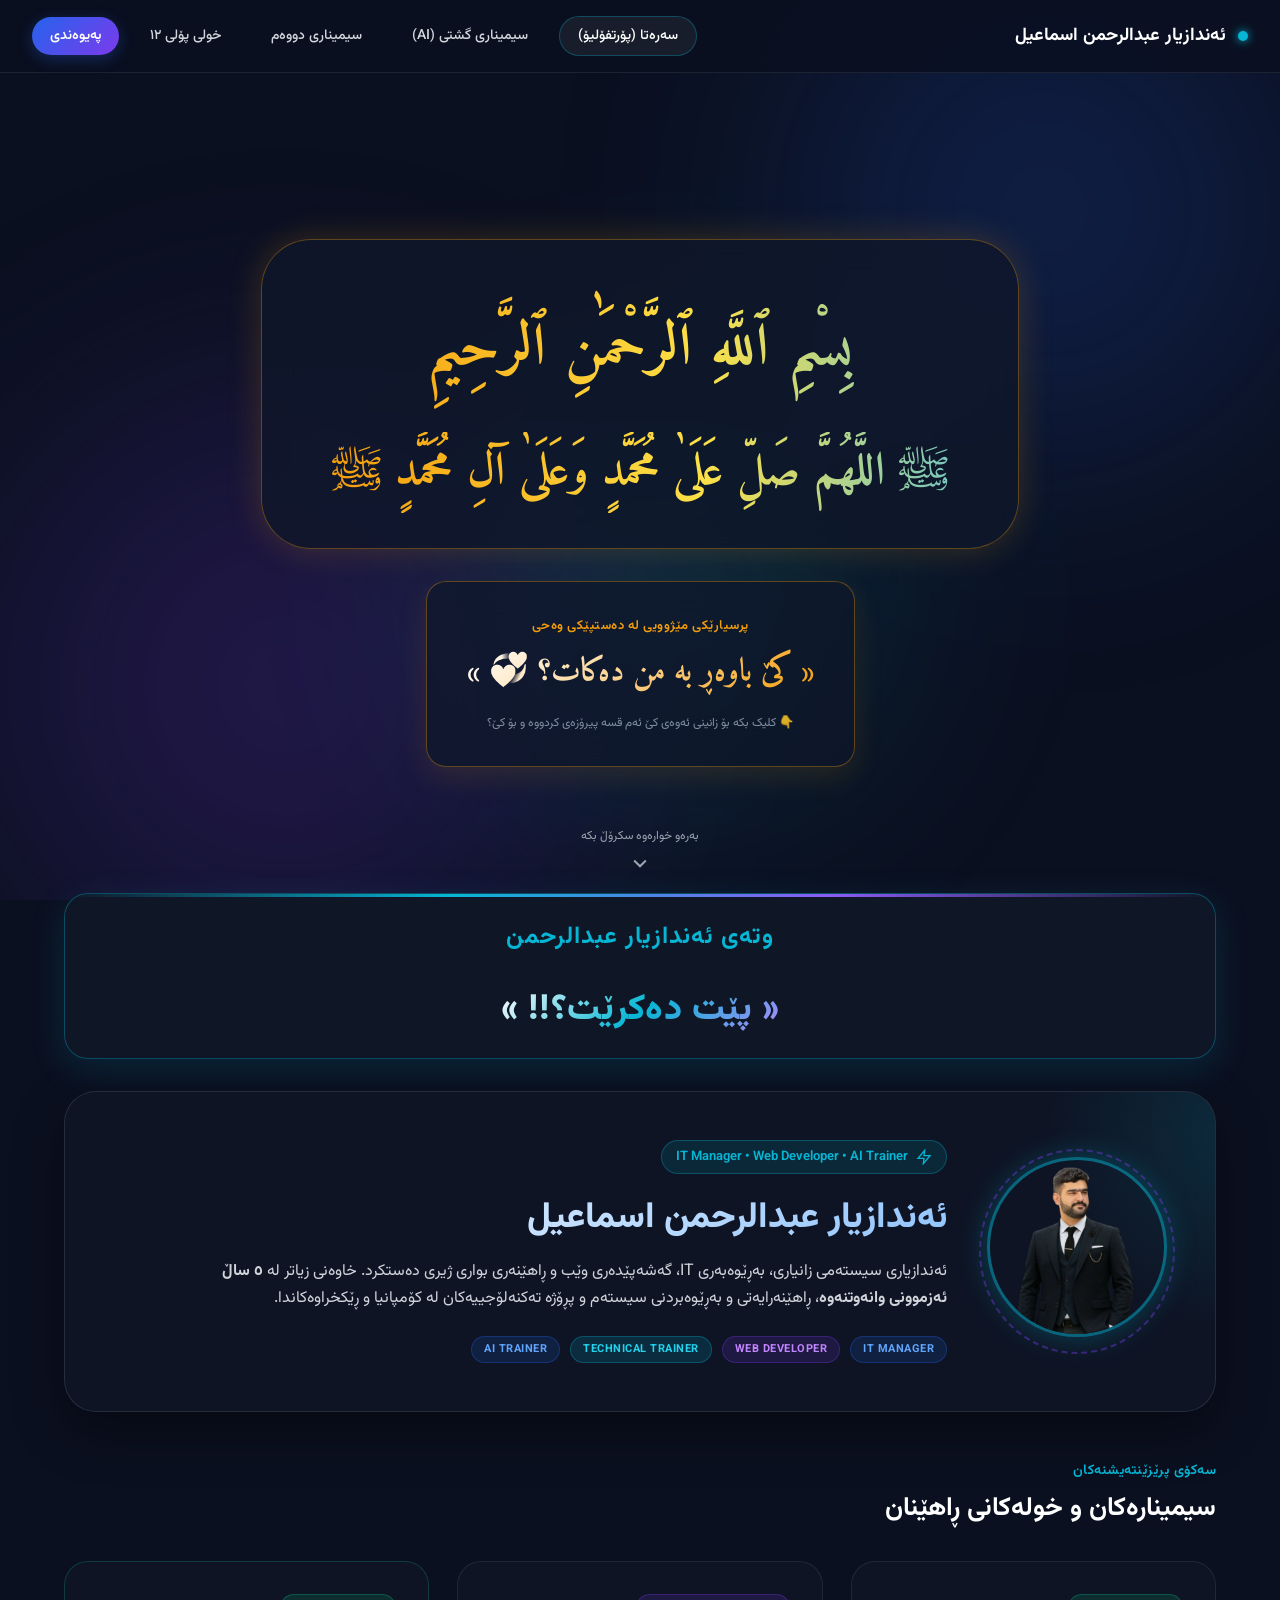
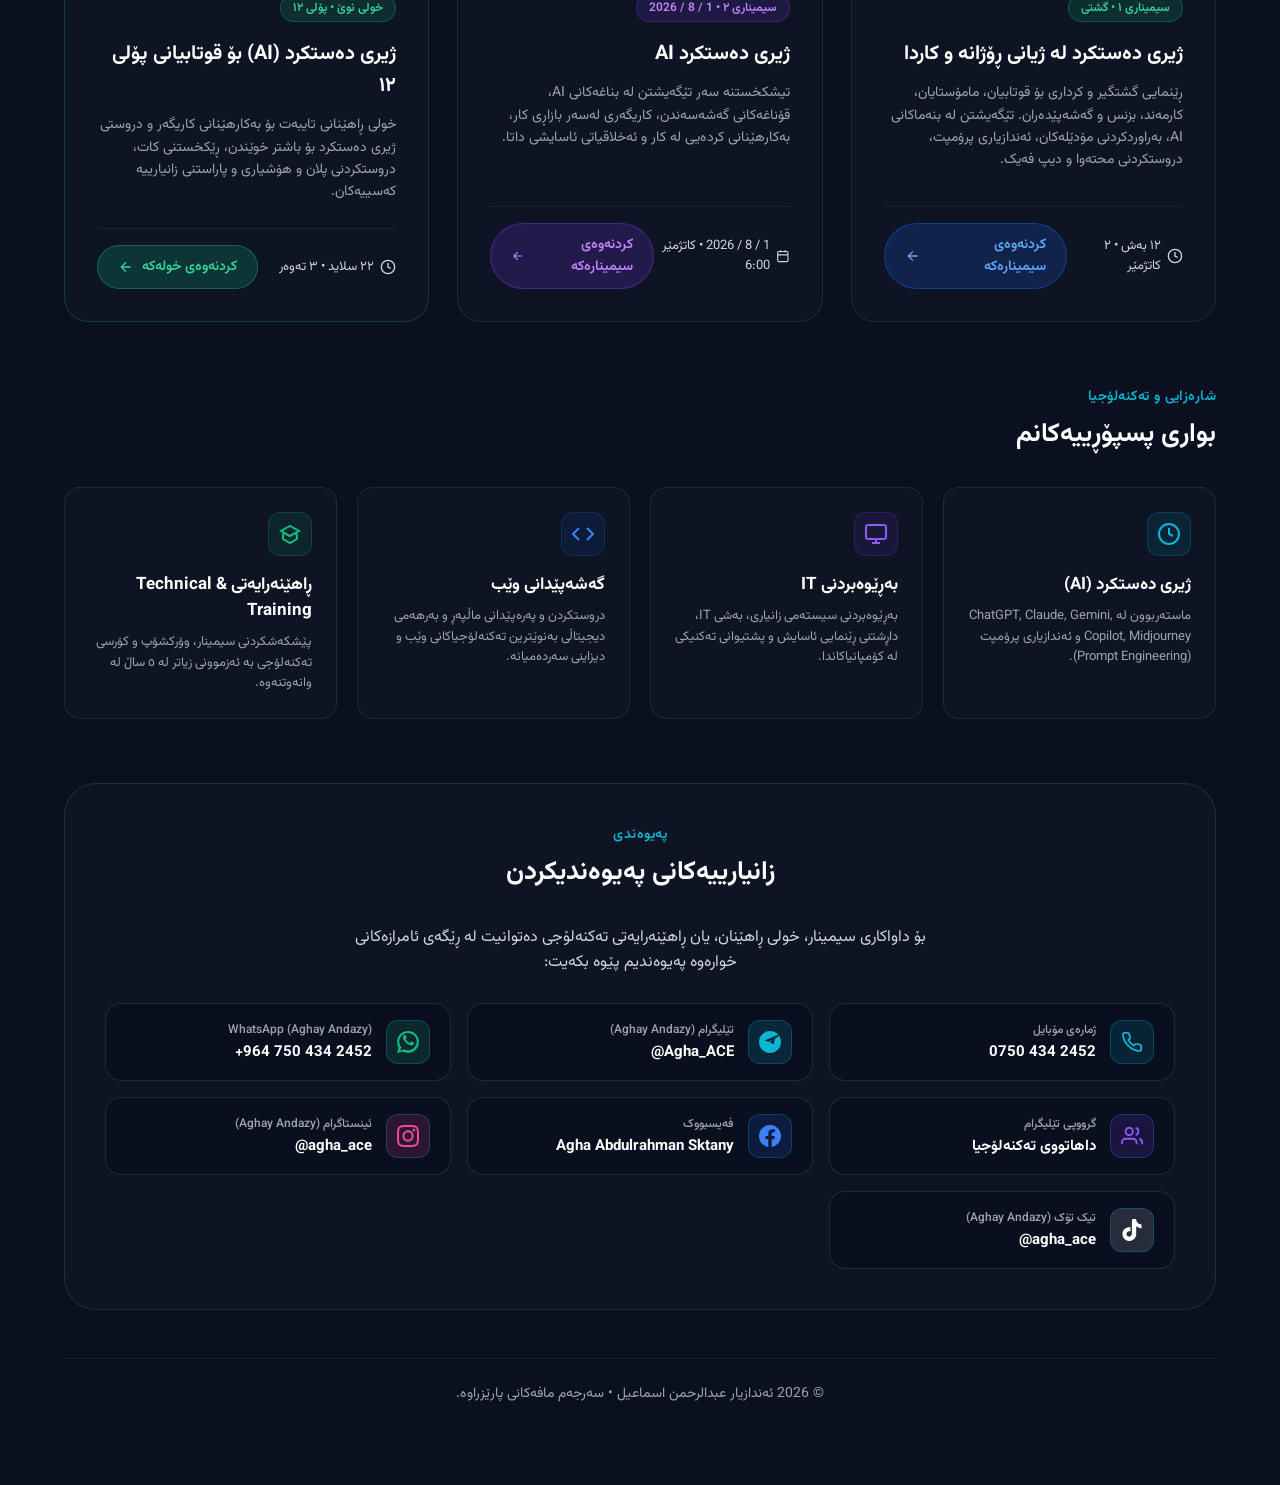
<file: index.html>
<!DOCTYPE html>
<html lang="ckb" dir="rtl">

<head>
  <meta charset="UTF-8">
  <meta name="viewport" content="width=device-width, initial-scale=1.0">
  <link rel="preconnect" href="https://fonts.googleapis.com">
  <link rel="preconnect" href="https://fonts.gstatic.com" crossorigin>
  <link
    href="https://fonts.googleapis.com/css2?family=Amiri:ital,wght@0,400;0,700;1,400&family=Vazirmatn:wght@300;400;500;600;700;800;900&display=swap"
    rel="stylesheet">
  <link rel="stylesheet" href="assets/css/index.css">
  <style>
    /* Large Quote Banner Styling */
    .hero-quote-banner {
      background: rgba(17, 24, 39, 0.8);
      backdrop-filter: blur(20px);
      border: 1px solid rgba(6, 182, 212, 0.35);
      border-radius: var(--radius-l);
      padding: 24px 36px;
      margin-bottom: 32px;
      text-align: center;
      position: relative;
      box-shadow: 0 10px 35px rgba(6, 182, 212, 0.15);
      overflow: hidden;
    }

    .hero-quote-banner::before {
      content: '';
      position: absolute;
      top: 0;
      left: 0;
      right: 0;
      height: 3px;
      background: linear-gradient(90deg, transparent, #06B6D4, #8B5CF6, transparent);
    }

    .hero-quote-tag {
      font-size: 13px;
      color: #06B6D4;
      font-weight: 600;
      letter-spacing: 1px;
      margin-bottom: 6px;
      display: block;
      text-transform: uppercase;
    }

    .hero-quote-text {
      font-size: 36px;
      font-weight: 800;
      background: linear-gradient(135deg, #FFFFFF, #06B6D4, #A78BFA);
      -webkit-background-clip: text;
      background-clip: text;
      -webkit-text-fill-color: transparent;
      display: inline-block;
      margin: 0;
      letter-spacing: 0.5px;
      line-height: 1.3;
    }

    /* Contact Section Layout */
    .contact-section {
      background: rgba(17, 24, 39, 0.7);
      backdrop-filter: blur(20px);
      border: 1px solid rgba(255, 255, 255, 0.1);
      border-radius: var(--radius-xl);
      padding: 40px;
      margin-bottom: 48px;
    }

    .contact-grid {
      display: grid;
      grid-template-columns: repeat(auto-fit, minmax(280px, 1fr));
      gap: 16px;
      margin-top: 28px;
    }

    .contact-card-item {
      display: flex;
      align-items: center;
      gap: 14px;
      background: rgba(11, 16, 32, 0.85);
      border: 1px solid rgba(255, 255, 255, 0.1);
      padding: 16px 20px;
      border-radius: var(--radius-m);
      color: #FFFFFF;
      text-decoration: none;
      transition: all 0.3s ease;
    }

    .contact-card-item:hover {
      background: rgba(37, 99, 235, 0.25);
      border-color: #06B6D4;
      transform: translateY(-3px);
      box-shadow: 0 8px 25px rgba(6, 182, 212, 0.25);
    }

    .contact-icon {
      width: 44px;
      height: 44px;
      border-radius: 12px;
      background: rgba(6, 182, 212, 0.12);
      border: 1px solid rgba(6, 182, 212, 0.25);
      display: flex;
      align-items: center;
      justify-content: center;
      color: #06B6D4;
      flex-shrink: 0;
    }

    .contact-info {
      display: flex;
      flex-direction: column;
      overflow: hidden;
    }

    .contact-label {
      font-size: 12px;
      color: var(--text-muted);
      font-weight: 500;
      margin-bottom: 2px;
    }

    .contact-value {
      font-size: 15px;
      color: var(--text-white);
      font-weight: 700;
      word-break: break-all;
    }
  </style>
</head>

<body class="portfolio-page">

  <!-- Ambient Glowing Background Orbs -->
  <div class="bg-ambient">
    <div class="ambient-orb orb-1"></div>
    <div class="ambient-orb orb-2"></div>
    <div class="ambient-orb orb-3"></div>
  </div>

  <!-- Portfolio Navigation Header -->
  <header class="portfolio-header">
    <a href="index.html" class="portfolio-logo">
      <span class="dot"></span>
      <span>ئەندازیار عبدالرحمن اسماعیل</span>
    </a>

    <ul class="portfolio-nav-links">
      <li><a href="index.html" class="portfolio-nav-link active">سەرەتا (پۆرتفۆلیۆ)</a></li>
      <li><a href="pages/general.html" class="portfolio-nav-link">سیمیناری گشتی (AI)</a></li>
      <li><a href="pages/seminar2.html" class="portfolio-nav-link">سیمیناری دووەم</a></li>
      <li><a href="pages/grade12_ai.html" class="portfolio-nav-link">خولی پۆلی ١٢</a></li>
      <li><a href="#contact" class="portfolio-nav-link btn-cta">پەیوەندی</a></li>
    </ul>
  </header>

  <!-- Main Content Wrapper -->
  <main class="portfolio-container">

    <!-- Bismillah & Salawat Top Banner -->
    <style>
      @keyframes bounce {

        0%,
        20%,
        50%,
        80%,
        100% {
          transform: translate(-50%, 0);
        }

        40% {
          transform: translate(-50%, -10px);
        }

        60% {
          transform: translate(-50%, -5px);
        }
      }
    </style>

    <!-- Full Screen Intro Hero Section -->
    <div class="intro-hero-section"
      style="min-height: calc(100vh - 120px); display: flex; flex-direction: column; justify-content: center; align-items: center; box-sizing: border-box; padding: 40px 20px; position: relative;">

      <!-- Bismillah & Salawat Top Banner -->
      <div class="bismillah-banner"
        style="text-align: center; margin-bottom: 32px; padding: 35px 70px; background: rgba(15, 23, 42, 0.8); backdrop-filter: blur(16px); border: 1px solid rgba(245, 158, 11, 0.35); border-radius: 50px; box-shadow: 0 0 35px rgba(245, 158, 11, 0.2); width: fit-content;">
        <div class="animated-gradient-text"
          style="font-size: 58px; font-weight: 700; font-family: 'Amiri', 'Traditional Arabic', 'Vazirmatn', serif; letter-spacing: 1px; line-height: 1.4; padding: 35px 70px;">
          بِسْمِ ٱللَّهِ ٱلرَّحْمَٰنِ ٱلرَّحِيمِ
        </div>
        <div class="animated-gradient-text"
          style="font-size: 46px; font-weight: 700; font-family: 'Amiri', 'Traditional Arabic', 'Vazirmatn', serif; margin-top: 6px; letter-spacing: 0.5px;">
          ﷺ اللَّهُمَّ صَلِّ عَلَىٰ مُحَمَّدٍ وَعَلَىٰ آلِ مُحَمَّدٍ ﷺ
        </div>
      </div>

      <!-- Holy Saying Interactive Section -->
      <div style="text-align: center; margin: 0 auto; width: fit-content; max-width: 650px;">
        <div class="prophet-saying-card" onclick="triggerHolyNamesAnimation()"
          style="background: rgba(15, 23, 42, 0.75); backdrop-filter: blur(20px); border: 1.5px solid rgba(245, 158, 11, 0.35); border-radius: 20px; padding: 34px 40px; box-shadow: 0 10px 30px rgba(245, 158, 11, 0.12); cursor: pointer; transition: all 0.3s ease; position: relative; overflow: hidden;">
          <div style="font-size: 13px; color: #F59E0B; font-weight: 600; margin-bottom: 8px; letter-spacing: 0.5px;">
            پرسیارێکی مێژوویی لە دەستپێکی وەحی</div>
          <h3
            style="font-size: 32px; font-weight: 800; color: #F8FAFC; margin: 0; font-family: 'Amiri', serif; background: linear-gradient(135deg, #FFFFFF, #F59E0B); -webkit-background-clip: text; background-clip: text; -webkit-text-fill-color: transparent;">
            « کێ باوەڕ بە من دەکات؟ 💞 »
          </h3>
          <div style="font-size: 12px; color: #94A3B8; margin-top: 14px; opacity: 0.85;">👇 کلیک بکە بۆ زانینی ئەوەی کێ
            ئەم قسە پیرۆزەی کردووە و بۆ کێ؟</div>
        </div>
      </div>

      <!-- Scroll Down Indicator -->
      <div
        style="position: absolute; bottom: 20px; left: 50%; transform: translateX(-50%); display: flex; flex-direction: column; align-items: center; gap: 8px; color: var(--text-muted); font-size: 12px; animation: bounce 2s infinite;">
        <span>بەرەو خوارەوە سکرۆڵ بکە</span>
        <svg width="20" height="20" fill="none" stroke="currentColor" stroke-width="2.5" viewBox="0 0 24 24">
          <path d="M19 9l-7 7-7-7"></path>
        </svg>
      </div>

    </div>

    <!-- Top Personal Quote Banner -->
    <div class="hero-quote-banner">
      <span class="hero-quote-tag" style="color: #06B6D4; font-size: 24px; font-weight: 700;">وتەی ئەندازیار
        عبدالرحمن</span>
      <br>
      <h2 class="hero-quote-text">« پێت دەکرێت؟!! »</h2>
    </div>

    <!-- Hero Profile Section -->
    <section class="portfolio-hero-card">
      <div class="portfolio-avatar-wrapper">
        <img src="assets/image/agha.png" alt="ئەندازیار عبدالرحمن اسماعیل" class="portfolio-avatar-img">
        <div class="portfolio-avatar-glow"></div>
      </div>

      <div class="portfolio-hero-info">
        <div class="portfolio-tag">
          <svg width="16" height="16" fill="none" stroke="currentColor" stroke-width="2" viewBox="0 0 24 24">
            <path d="M13 2L3 14h9l-1 8 10-12h-9l1-8z"></path>
          </svg>
          <span>IT Manager &bull; Web Developer &bull; AI Trainer</span>
        </div>

        <h1 class="portfolio-title">ئەندازیار عبدالرحمن اسماعیل</h1>

        <p class="portfolio-subtitle">
          ئەندازیاری سیستەمی زانیاری، بەڕێوەبەری IT، گەشەپێدەری وێب و ڕاهێنەری بواری ژیری دەستکرد. خاوەنی زیاتر لە
          <strong>٥ ساڵ ئەزموونی وانەوتنەوە</strong>، ڕاهێنەرایەتی و بەڕێوەبردنی سیستەم و پڕۆژە تەکنەلۆجییەکان لە
          کۆمپانیا و ڕێکخراوەکاندا.
        </p>

        <div class="portfolio-badges">
          <span class="badge badge-blue">IT Manager</span>
          <span class="badge badge-purple">Web Developer</span>
          <span class="badge badge-cyan">Technical Trainer</span>
          <span class="badge badge-blue">AI Trainer</span>
        </div>
      </div>
    </section>

    <!-- Seminars Hub Section -->
    <section id="seminars">
      <div class="portfolio-section-header">
        <span class="portfolio-section-subtitle">سەکۆی پرێزێنتەیشنەکان</span>
        <h2 class="portfolio-section-title">سیمینارەکان و خولەکانی ڕاهێنان</h2>
      </div>

      <div class="seminars-grid">
        <!-- Seminar 1 Card (General Seminar) -->
        <div class="seminar-card">
          <div>
            <span class="seminar-card-badge badge-active">سیمیناری ١ &bull; گشتی</span>
            <h3 class="seminar-card-title">ژیری دەستکرد لە ژیانی ڕۆژانە و کاردا</h3>
            <p class="seminar-card-desc">
              ڕێنمایی گشتگیر و کرداری بۆ قوتابیان، مامۆستایان، کارمەند، بزنس و گەشەپێدەران. تێگەیشتن لە بنەماکانی AI،
              بەراوردکردنی مۆدێلەکان، ئەندازیاری پرۆمپت، دروستکردنی محتەوا و دیپ فەیک.
            </p>
          </div>
          <div class="seminar-card-footer">
            <div class="seminar-meta">
              <svg width="16" height="16" fill="none" stroke="currentColor" stroke-width="2" viewBox="0 0 24 24">
                <circle cx="12" cy="12" r="10"></circle>
                <polyline points="12 6 12 12 16 14"></polyline>
              </svg>
              <span>١٢ بەش &bull; ٢ کاتژمێر</span>
            </div>
            <a href="pages/general.html" class="seminar-btn">
              <span>کردنەوەی سیمینارەکە</span>
              <svg width="16" height="16" fill="none" stroke="currentColor" stroke-width="2" viewBox="0 0 24 24">
                <path d="M19 12H5m7 7l-7-7 7-7"></path>
              </svg>
            </a>
          </div>
        </div>

        <!-- Seminar 2 Card -->
        <div class="seminar-card">
          <div>
            <span class="seminar-card-badge badge-active"
              style="background: rgba(124, 58, 237, 0.15); color: #C084FC; border-color: rgba(124, 58, 237, 0.3);">سیمیناری
              ٢ &bull; 1 / 8 / 2026</span>
            <h3 class="seminar-card-title">ژیری دەستکرد AI</h3>
            <p class="seminar-card-desc">
              تیشکخستنە سەر تێگەیشتن لە بناغەکانی AI، قۆناغەکانی گەشەسەندن، کاریگەری لەسەر بازاڕی کار، بەکارهێنانی
              کردەیی لە کار و ئەخلاقیاتی ئاسایشی داتا.
            </p>
          </div>
          <div class="seminar-card-footer">
            <div class="seminar-meta">
              <svg width="16" height="16" fill="none" stroke="currentColor" stroke-width="2" viewBox="0 0 24 24">
                <rect x="3" y="4" width="18" height="18" rx="2" ry="2"></rect>
                <line x1="16" y1="2" x2="16" y2="6"></line>
                <line x1="8" y1="2" x2="8" y2="6"></line>
                <line x1="3" y1="10" x2="21" y2="10"></line>
              </svg>
              <span>1 / 8 / 2026 &bull; کاتژمێر 6:00</span>
            </div>
            <a href="pages/seminar2.html" class="seminar-btn"
              style="background: rgba(124, 58, 237, 0.2); border-color: rgba(124, 58, 237, 0.4); color: #C084FC;">
              <span>کردنەوەی سیمینارەکە</span>
              <svg width="16" height="16" fill="none" stroke="currentColor" stroke-width="2" viewBox="0 0 24 24">
                <path d="M19 12H5m7 7l-7-7 7-7"></path>
              </svg>
            </a>
          </div>
        </div>

        <!-- Seminar 3 Card (Grade 12 Course) -->
        <div class="seminar-card" style="border-color: rgba(16, 185, 129, 0.25);">
          <div>
            <span class="seminar-card-badge badge-active"
              style="background: rgba(16, 185, 129, 0.15); color: #34D399; border-color: rgba(16, 185, 129, 0.3);">خولی
              نوێ &bull; پۆلی ١٢</span>
            <h3 class="seminar-card-title">ژیری دەستکرد (AI) بۆ قوتابیانی پۆلی ١٢</h3>
            <p class="seminar-card-desc">
              خولی ڕاهێنانی تایبەت بۆ بەکارهێنانی کاریگەر و دروستی ژیری دەستکرد بۆ باشتر خوێندن، ڕێکخستنی کات،
              دروستکردنی پلان و هۆشیاری و پاراستنی زانیارییە کەسییەکان.
            </p>
          </div>
          <div class="seminar-card-footer">
            <div class="seminar-meta">
              <svg width="16" height="16" fill="none" stroke="currentColor" stroke-width="2" viewBox="0 0 24 24">
                <circle cx="12" cy="12" r="10"></circle>
                <polyline points="12 6 12 12 16 14"></polyline>
              </svg>
              <span>٢٢ سلاید &bull; ٣ تەوەر</span>
            </div>
            <a href="pages/grade12_ai.html" class="seminar-btn"
              style="background: rgba(16, 185, 129, 0.2); border-color: rgba(16, 185, 129, 0.4); color: #34D399;">
              <span>کردنەوەی خولەکە</span>
              <svg width="16" height="16" fill="none" stroke="currentColor" stroke-width="2" viewBox="0 0 24 24">
                <path d="M19 12H5m7 7l-7-7 7-7"></path>
              </svg>
            </a>
          </div>
        </div>
      </div>
    </section>

    <!-- Skills Section -->
    <section id="skills">
      <div class="portfolio-section-header">
        <span class="portfolio-section-subtitle">شارەزایی و تەکنەلۆجیا</span>
        <h2 class="portfolio-section-title">بواری پسپۆڕییەکانم</h2>
      </div>

      <div class="skills-grid">
        <!-- Skill 1 -->
        <div class="skill-card">
          <div class="skill-icon">
            <svg width="24" height="24" fill="none" stroke="currentColor" stroke-width="2" viewBox="0 0 24 24">
              <path d="M12 2a10 10 0 100 20 10 10 0 000-20z"></path>
              <path d="M12 6v6l4 2"></path>
            </svg>
          </div>
          <h3 class="skill-title">ژیری دەستکرد (AI)</h3>
          <p class="skill-desc">ماستەربوون لە ChatGPT, Claude, Gemini, Copilot, Midjourney و ئەندازیاری پرۆمپت (Prompt
            Engineering).</p>
        </div>

        <!-- Skill 2 -->
        <div class="skill-card">
          <div class="skill-icon"
            style="background: rgba(124, 58, 237, 0.1); border-color: rgba(124, 58, 237, 0.2); color: #8B5CF6;">
            <svg width="24" height="24" fill="none" stroke="currentColor" stroke-width="2" viewBox="0 0 24 24">
              <rect x="2" y="3" width="20" height="14" rx="2" ry="2"></rect>
              <line x1="8" y1="21" x2="16" y2="21"></line>
              <line x1="12" y1="17" x2="12" y2="21"></line>
            </svg>
          </div>
          <h3 class="skill-title">بەڕێوەبردنی IT</h3>
          <p class="skill-desc">بەڕێوەبردنی سیستەمی زانیاری، بەشی IT، داڕشتنی ڕێنمایی ئاسایش و پشتیوانی تەکنیکی لە
            کۆمپانیاکاندا.</p>
        </div>

        <!-- Skill 3 -->
        <div class="skill-card">
          <div class="skill-icon"
            style="background: rgba(37, 99, 235, 0.1); border-color: rgba(37, 99, 235, 0.2); color: #3B82F6;">
            <svg width="24" height="24" fill="none" stroke="currentColor" stroke-width="2" viewBox="0 0 24 24">
              <polyline points="16 18 22 12 16 6"></polyline>
              <polyline points="8 6 2 12 8 18"></polyline>
            </svg>
          </div>
          <h3 class="skill-title">گەشەپێدانی وێب</h3>
          <p class="skill-desc">دروستکردن و پەرەپێدانی ماڵپەڕ و بەرهەمی دیجیتاڵی بەنوێترین تەکنەلۆجیاکانی وێب و دیزاینی
            سەردەمیانە.</p>
        </div>

        <!-- Skill 4 -->
        <div class="skill-card">
          <div class="skill-icon"
            style="background: rgba(16, 185, 129, 0.1); border-color: rgba(16, 185, 129, 0.2); color: #10B981;">
            <svg width="24" height="24" fill="none" stroke="currentColor" stroke-width="2" viewBox="0 0 24 24">
              <path d="M12 14l9-5-9-5-9 5 9 5z"></path>
              <path
                d="M12 14l6.16-3.422a12.083 12.083 0 01.665 6.479L12 21l-6.83-3.943a12.078 12.078 0 01.662-6.483L12 14z">
              </path>
            </svg>
          </div>
          <h3 class="skill-title">ڕاهێنەرایەتی & Technical Training</h3>
          <p class="skill-desc">پێشکەشکردنی سیمینار، وۆرکشۆپ و کۆرسی تەکنەلۆجی بە ئەزموونی زیاتر لە ٥ ساڵ لە وانەوتنەوە.
          </p>
        </div>
      </div>
    </section>

    <!-- Contact Section -->
    <section class="contact-section" id="contact">
      <div class="portfolio-section-header" style="text-align: center;">
        <span class="portfolio-section-subtitle">پەیوەندی</span>
        <h2 class="portfolio-section-title">زانیارییەکانی پەیوەندیکردن</h2>
      </div>
      <p style="color: var(--text-light); max-width: 600px; margin: 0 auto 24px; text-align: center;">
        بۆ داواکاری سیمینار، خولی ڕاهێنان، یان ڕاهێنەرایەتی تەکنەلۆجی دەتوانیت لە ڕێگەی ئامرازەکانی خوارەوە پەیوەندیم
        پێوە بکەیت:
      </p>

      <div class="contact-grid">
        <!-- Mobile Phone -->
        <a href="tel:+9647504342452" class="contact-card-item">
          <div class="contact-icon">
            <svg width="22" height="22" fill="none" stroke="currentColor" stroke-width="2" viewBox="0 0 24 24">
              <path
                d="M22 16.92v3a2 2 0 01-2.18 2 19.79 19.79 0 01-8.63-3.07 19.5 19.5 0 01-6-6 19.79 19.79 0 01-3.07-8.67A2 2 0 014.11 2h3a2 2 0 012 1.72 12.84 12.84 0 00.7 2.81 2 2 0 01-.45 2.11L8.09 9.91a16 16 0 006 6l1.27-1.27a2 2 0 012.11-.45 12.84 12.84 0 002.81.7A2 2 0 0122 16.92z">
              </path>
            </svg>
          </div>
          <div class="contact-info">
            <span class="contact-label">ژمارەی مۆبایل</span>
            <span class="contact-value" style="direction: ltr; text-align: right;">0750 434 2452</span>
          </div>
        </a>

        <!-- Telegram Personal -->
        <a href="https://t.me/Agha_ACE" target="_blank" class="contact-card-item">
          <div class="contact-icon" style="background: rgba(6, 182, 212, 0.15); color: #06B6D4;">
            <svg width="22" height="22" fill="currentColor" viewBox="0 0 24 24">
              <path
                d="M12 0C5.37 0 0 5.37 0 12s5.37 12 12 12 12-5.37 12-12S18.63 0 12 0zm5.562 8.161c-.18.717-.962 4.084-1.362 5.462-.169.584-.385.78-.593.798-.452.042-.796-.299-1.234-.586-.687-.45-1.076-.73-1.742-1.168-.77-.507-.271-.785.168-1.24.115-.119 2.111-1.936 2.15-2.101.005-.021.01-.099-.037-.14-.047-.041-.117-.027-.168-.016-.072.016-1.22.776-3.444 2.278-.326.224-.621.334-.886.328-.492-.011-1.439-.278-2.143-.507-.864-.282-1.551-.432-1.491-.912.031-.25.385-.506 1.062-.767 4.159-1.811 6.934-3.007 8.326-3.587 3.956-1.646 4.777-1.932 5.313-1.942.118-.002.382.028.553.167.144.118.184.277.203.394.019.117.043.383.024.591z" />
            </svg>
          </div>
          <div class="contact-info">
            <span class="contact-label">تێلیگرام (Aghay Andazy)</span>
            <span class="contact-value" style="direction: ltr; text-align: right;">@Agha_ACE</span>
          </div>
        </a>

        <!-- WhatsApp -->
        <a href="https://wa.me/9647504342452" target="_blank" class="contact-card-item">
          <div class="contact-icon" style="background: rgba(16, 185, 129, 0.15); color: #10B981;">
            <svg width="22" height="22" fill="currentColor" viewBox="0 0 24 24">
              <path
                d="M.057 24l1.687-6.163c-1.041-1.804-1.588-3.849-1.587-5.946.003-6.556 5.338-11.891 11.893-11.891 3.181.001 6.167 1.24 8.413 3.488 2.245 2.248 3.481 5.236 3.48 8.414-.003 6.557-5.338 11.892-11.893 11.892-1.99-.001-3.951-.5-5.688-1.448l-6.705 1.758zm6.657-4.471l.379.225c1.472.873 3.166 1.334 4.89 1.335 5.239 0 9.502-4.263 9.505-9.504.001-2.538-.987-4.922-2.784-6.719-1.797-1.797-4.18-2.787-6.719-2.787-5.24 0-9.504 4.264-9.507 9.505-.001 2.05.656 4.025 1.898 5.643l.247.324-1.003 3.663 3.753-.984zm11.238-7.067c-.297-.149-1.758-.868-2.031-.967-.272-.099-.47-.149-.669.149-.198.297-.768.967-.941 1.165-.173.198-.347.223-.644.074-.297-.149-1.255-.462-2.39-1.475-.883-.788-1.48-1.761-1.653-2.059-.173-.297-.018-.458.13-.606.134-.133.297-.347.446-.521.151-.172.2-.296.3-.495.099-.198.05-.372-.025-.521-.075-.148-.669-1.611-.916-2.206-.242-.579-.487-.501-.669-.51l-.57-.01c-.198 0-.52.074-.792.372s-1.04 1.016-1.04 2.479 1.065 2.876 1.213 3.074c.149.198 2.095 3.2 5.076 4.487.709.306 1.263.489 1.694.626.712.226 1.36.194 1.872.118.572-.085 1.758-.719 2.006-1.413.248-.695.248-1.29.173-1.414-.074-.124-.272-.198-.57-.347z" />
            </svg>
          </div>
          <div class="contact-info">
            <span class="contact-label">WhatsApp (Aghay Andazy)</span>
            <span class="contact-value" style="direction: ltr; text-align: right;">+964 750 434 2452</span>
          </div>
        </a>

        <!-- Telegram Group -->
        <a href="https://t.me/feature_technology" target="_blank" class="contact-card-item">
          <div class="contact-icon" style="background: rgba(124, 58, 237, 0.15); color: #8B5CF6;">
            <svg width="22" height="22" fill="none" stroke="currentColor" stroke-width="2" viewBox="0 0 24 24">
              <path d="M17 21v-2a4 4 0 00-4-4H5a4 4 0 00-4 4v2"></path>
              <circle cx="9" cy="7" r="4"></circle>
              <path d="M23 21v-2a4 4 0 00-3-3.87"></path>
              <path d="M16 3.13a4 4 0 010 7.75"></path>
            </svg>
          </div>
          <div class="contact-info">
            <span class="contact-label">گرووپی تێلیگرام</span>
            <span class="contact-value">داهاتووی تەکنەلۆجیا</span>
          </div>
        </a>

        <!-- Facebook -->
        <a href="https://www.facebook.com/AghaAS7421" target="_blank" class="contact-card-item">
          <div class="contact-icon" style="background: rgba(37, 99, 235, 0.15); color: #3B82F6;">
            <svg width="22" height="22" fill="currentColor" viewBox="0 0 24 24">
              <path
                d="M24 12.073c0-6.627-5.373-12-12-12s-12 5.373-12 12c0 5.99 4.388 10.954 10.125 11.854v-8.385H7.078v-3.47h3.047V9.43c0-3.007 1.792-4.669 4.533-4.669 1.312 0 2.686.235 2.686.235v2.953H15.83c-1.491 0-1.956.925-1.956 1.874v2.25h3.328l-.532 3.47h-2.796v8.385C19.612 23.027 24 18.062 24 12.073z" />
            </svg>
          </div>
          <div class="contact-info">
            <span class="contact-label">فەیسبووک</span>
            <span class="contact-value">Agha Abdulrahman Sktany</span>
          </div>
        </a>

        <!-- Instagram -->
        <a href="https://instagram.com/agha_ace" target="_blank" class="contact-card-item">
          <div class="contact-icon" style="background: rgba(236, 72, 153, 0.15); color: #EC4899;">
            <svg width="22" height="22" fill="currentColor" viewBox="0 0 24 24">
              <path
                d="M12 2.163c3.204 0 3.584.012 4.85.07 3.252.148 4.771 1.691 4.919 4.919.058 1.265.069 1.645.069 4.849 0 3.205-.012 3.584-.069 4.849-.149 3.225-1.664 4.771-4.919 4.919-1.266.058-1.644.07-4.85.07-3.204 0-3.584-.012-4.849-.07-3.26-.149-4.771-1.699-4.919-4.92-.058-1.265-.07-1.644-.07-4.849 0-3.204.013-3.583.07-4.849.149-3.227 1.664-4.771 4.919-4.919 1.266-.057 1.645-.069 4.849-.069zm0-2.163c-3.259 0-3.667.014-4.947.072-4.358.2-6.78 2.618-6.98 6.98-.059 1.281-.073 1.689-.073 4.948 0 3.259.014 3.668.072 4.948.2 4.358 2.618 6.78 6.98 6.98 1.281.058 1.689.072 4.948.072 3.259 0 3.668-.014 4.948-.072 4.354-.2 6.782-2.618 6.979-6.98.059-1.28.073-1.689.073-4.948 0-3.259-.014-3.667-.072-4.947-.196-4.354-2.617-6.78-6.979-6.98-1.281-.059-1.69-.073-4.949-.073zm0 5.838c-3.403 0-6.162 2.759-6.162 6.162s2.759 6.163 6.162 6.163 6.162-2.759 6.162-6.163c0-3.403-2.759-6.162-6.162-6.162zm0 10.162c-2.209 0-4-1.79-4-4 0-2.209 1.791-4 4-4s4 1.791 4 4c0 2.21-1.791 4-4 4zm6.406-11.845c-.796 0-1.441.645-1.441 1.44s.645 1.44 1.441 1.44c.795 0 1.439-.645 1.439-1.44s-.644-1.44-1.439-1.44z" />
            </svg>
          </div>
          <div class="contact-info">
            <span class="contact-label">ئینستاگرام (Aghay Andazy)</span>
            <span class="contact-value" style="direction: ltr; text-align: right;">@agha_ace</span>
          </div>
        </a>

        <!-- TikTok -->
        <a href="https://tiktok.com/@agha_ace" target="_blank" class="contact-card-item">
          <div class="contact-icon" style="background: rgba(255, 255, 255, 0.12); color: #FFFFFF;">
            <svg width="22" height="22" fill="currentColor" viewBox="0 0 24 24">
              <path
                d="M12.525.02c1.31-.02 2.61-.01 3.91-.02.08 1.53.63 3.09 1.75 4.17 1.12 1.11 2.7 1.62 4.24 1.79v4.03c-1.44-.05-2.89-.35-4.2-.97-.57-.26-1.1-.59-1.62-.98-.01 2.92.01 5.84-.02 8.75-.08 1.4-.54 2.79-1.35 3.94-1.31 1.92-3.58 3.17-5.91 3.21-1.43.08-2.86-.31-4.08-1.03-2.02-1.19-3.44-3.37-3.65-5.71-.02-.5-.03-1-.01-1.49.18-1.9 1.12-3.72 2.58-4.96 1.66-1.44 3.98-2.13 6.15-1.72.02 1.48-.04 2.96-.04 4.44-.99-.32-2.15-.23-3.02.37-.82.57-1.31 1.56-1.3 2.56.01.8.37 1.59.97 2.11.83.71 2.03.87 3.03.47.88-.34 1.52-1.1 1.76-2.03.11-.47.16-.96.15-1.44.01-4.52 0-9.04.01-13.56z" />
            </svg>
          </div>
          <div class="contact-info">
            <span class="contact-label">تیک تۆک (Aghay Andazy)</span>
            <span class="contact-value" style="direction: ltr; text-align: right;">@agha_ace</span>
          </div>
        </a>
      </div>
    </section>

    <!-- Footer Note -->
    <footer
      style="text-align: center; color: var(--text-muted); font-size: 14px; padding-top: 24px; border-top: 1px solid rgba(255,255,255,0.06);">
      &copy; 2026 ئەندازیار عبدالرحمن اسماعیل &bull; سەرجەم مافەکانی پارێزراوە.
    </footer>

    <!-- Holy Names Animated Modal Overlay -->
    <div class="prompt-modal-overlay" id="holyNamesModal"
      style="display: none; position: fixed; inset: 0; background: rgba(2, 6, 23, 0.9); backdrop-filter: blur(20px); z-index: 99999; align-items: center; justify-content: center;"
      onclick="closeHolyNamesModal(event)">
      <div
        style="background: rgba(15, 23, 42, 0.95); border: 2px solid rgba(245, 158, 11, 0.4); border-radius: 24px; padding: 40px 32px; max-width: 550px; width: 90%; text-align: center; box-shadow: 0 20px 60px rgba(245, 158, 11, 0.25); position: relative; overflow: hidden;"
        onclick="event.stopPropagation()">
        <button onclick="document.getElementById('holyNamesModal').style.display='none'"
          style="position: absolute; top: 16px; left: 16px; background: none; border: none; color: #94A3B8; font-size: 22px; cursor: pointer; line-height: 1;">✕</button>

        <!-- Golden Glow behind -->
        <div
          style="position: absolute; top: 50%; left: 50%; transform: translate(-50%, -50%); width: 250px; height: 250px; background: radial-gradient(circle, rgba(245,158,11,0.15) 0%, transparent 70%); z-index: -1;">
        </div>

        <div id="prophetNameContainer"
          style="opacity: 0; transform: translateY(15px); transition: all 0.8s ease; margin-bottom: 28px;">
          <div style="font-size: 13px; color: #F59E0B; font-weight: 500; margin-bottom: 6px;">ناوی پیرۆزی سەروەرمان:
          </div>
          <div
            style="font-size: 34px; font-weight: 800; font-family: 'Amiri', serif; color: #FFFFFF; text-shadow: 0 0 15px rgba(245, 158, 11, 0.35);">
            ﷺ مُحَمَّدٌ رَسُولُ اللَّهِ ﷺ
          </div>
        </div>

        <div id="khadijahNameContainer"
          style="opacity: 0; transform: translateY(15px); transition: all 0.8s ease; border-top: 1px solid rgba(255,255,255,0.08); padding-top: 24px;">
          <div style="font-size: 13px; color: #10B981; font-weight: 500; margin-bottom: 6px;">ناوی ڕێزلێگیراوی هاوسەری و
            دایکمان:</div>
          <div
            style="font-size: 28px; font-weight: 800; font-family: 'Amiri', serif; color: #FFFFFF; text-shadow: 0 0 15px rgba(16, 185, 129, 0.35);">
            دایکمان خەجیجە <br>
            <span style="font-size: 18px; color: #94A3B8; font-weight: 500;">(خەدیجە کچی خوێلید - ڕەزای خوای
              لێبێت)</span>
          </div>
        </div>
      </div>
    </div>

    <script>
      function triggerHolyNamesAnimation() {
        const modal = document.getElementById('holyNamesModal');
        const pContainer = document.getElementById('prophetNameContainer');
        const kContainer = document.getElementById('khadijahNameContainer');

        // Reset state
        pContainer.style.opacity = '0';
        pContainer.style.transform = 'translateY(15px)';
        kContainer.style.opacity = '0';
        kContainer.style.transform = 'translateY(15px)';

        // Display modal
        modal.style.display = 'flex';

        // Sequence animations
        setTimeout(() => {
          pContainer.style.opacity = '1';
          pContainer.style.transform = 'translateY(0)';
        }, 200);

        setTimeout(() => {
          kContainer.style.opacity = '1';
          kContainer.style.transform = 'translateY(0)';
        }, 1400); // 1.2s delay for the respectful sequence
      }

      function closeHolyNamesModal(e) {
        document.getElementById('holyNamesModal').style.display = 'none';
      }
    </script>
  </main>

</body>

</html>
</file>
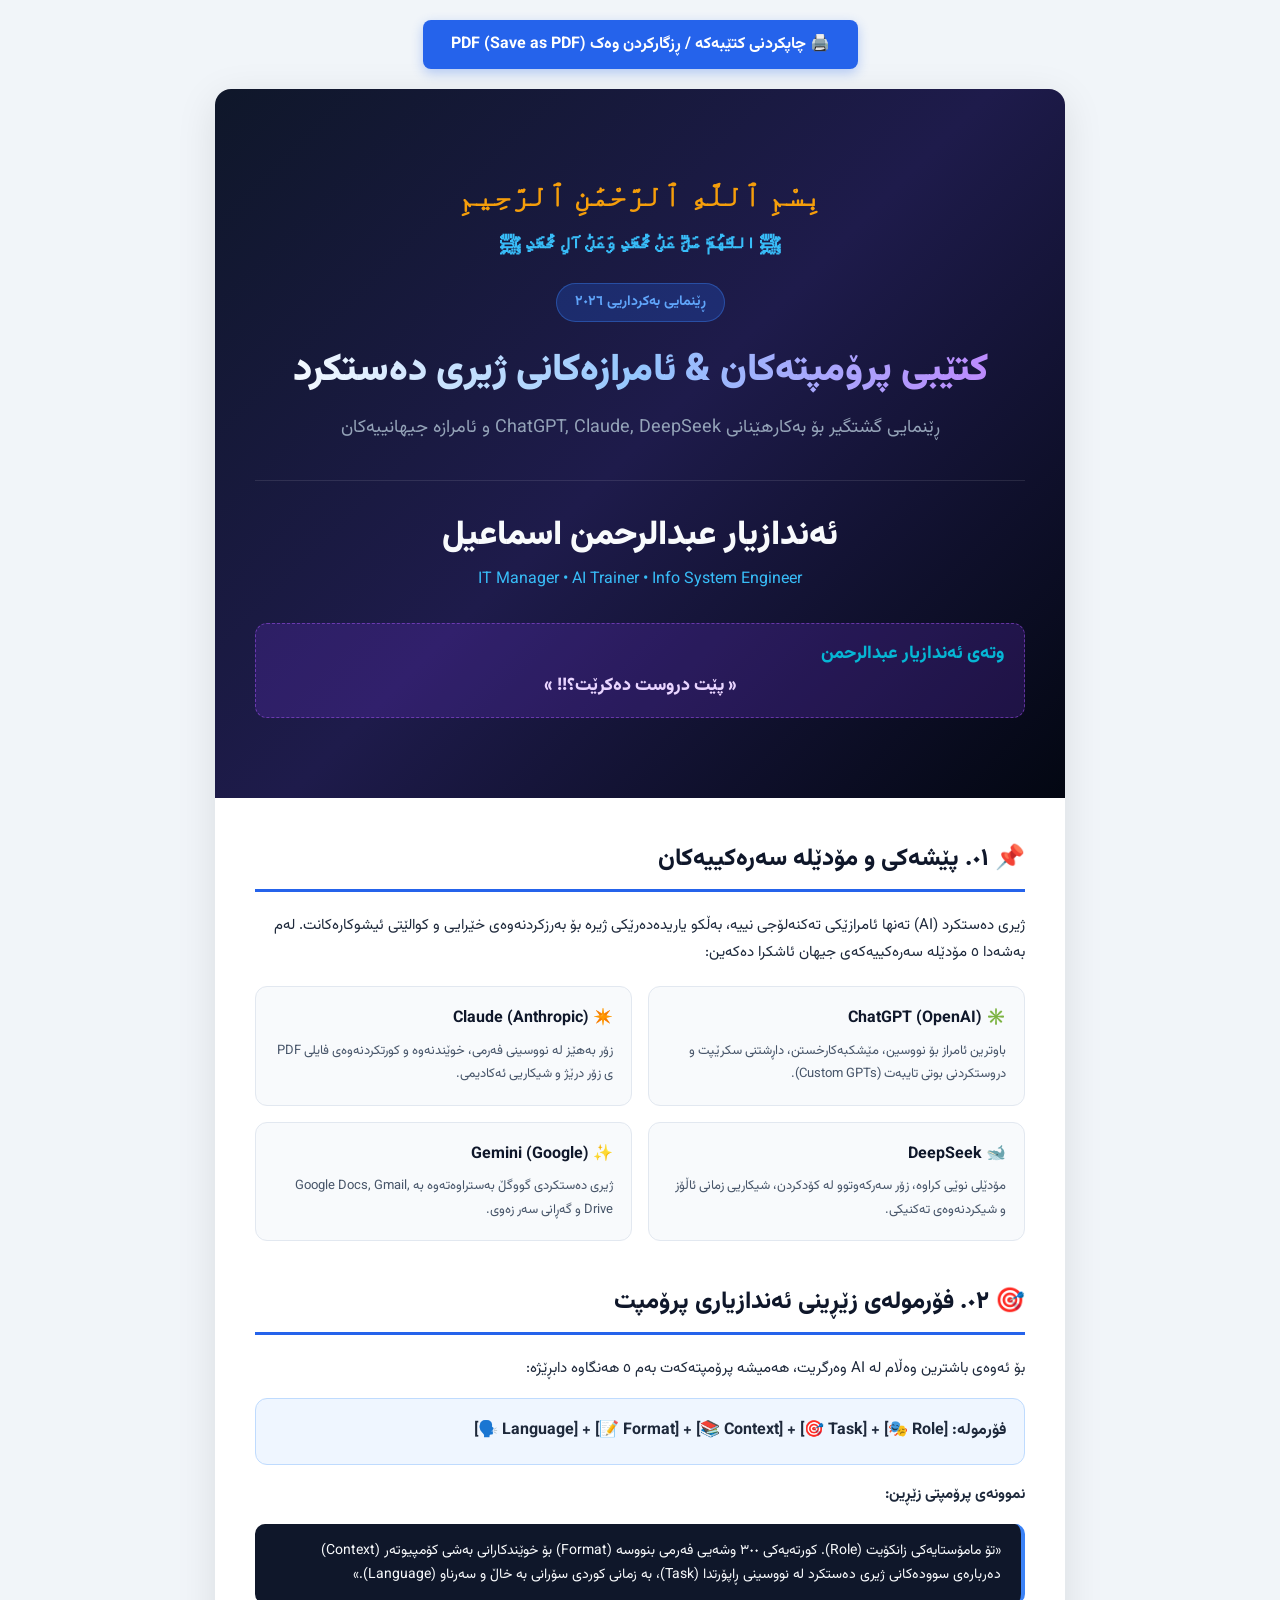
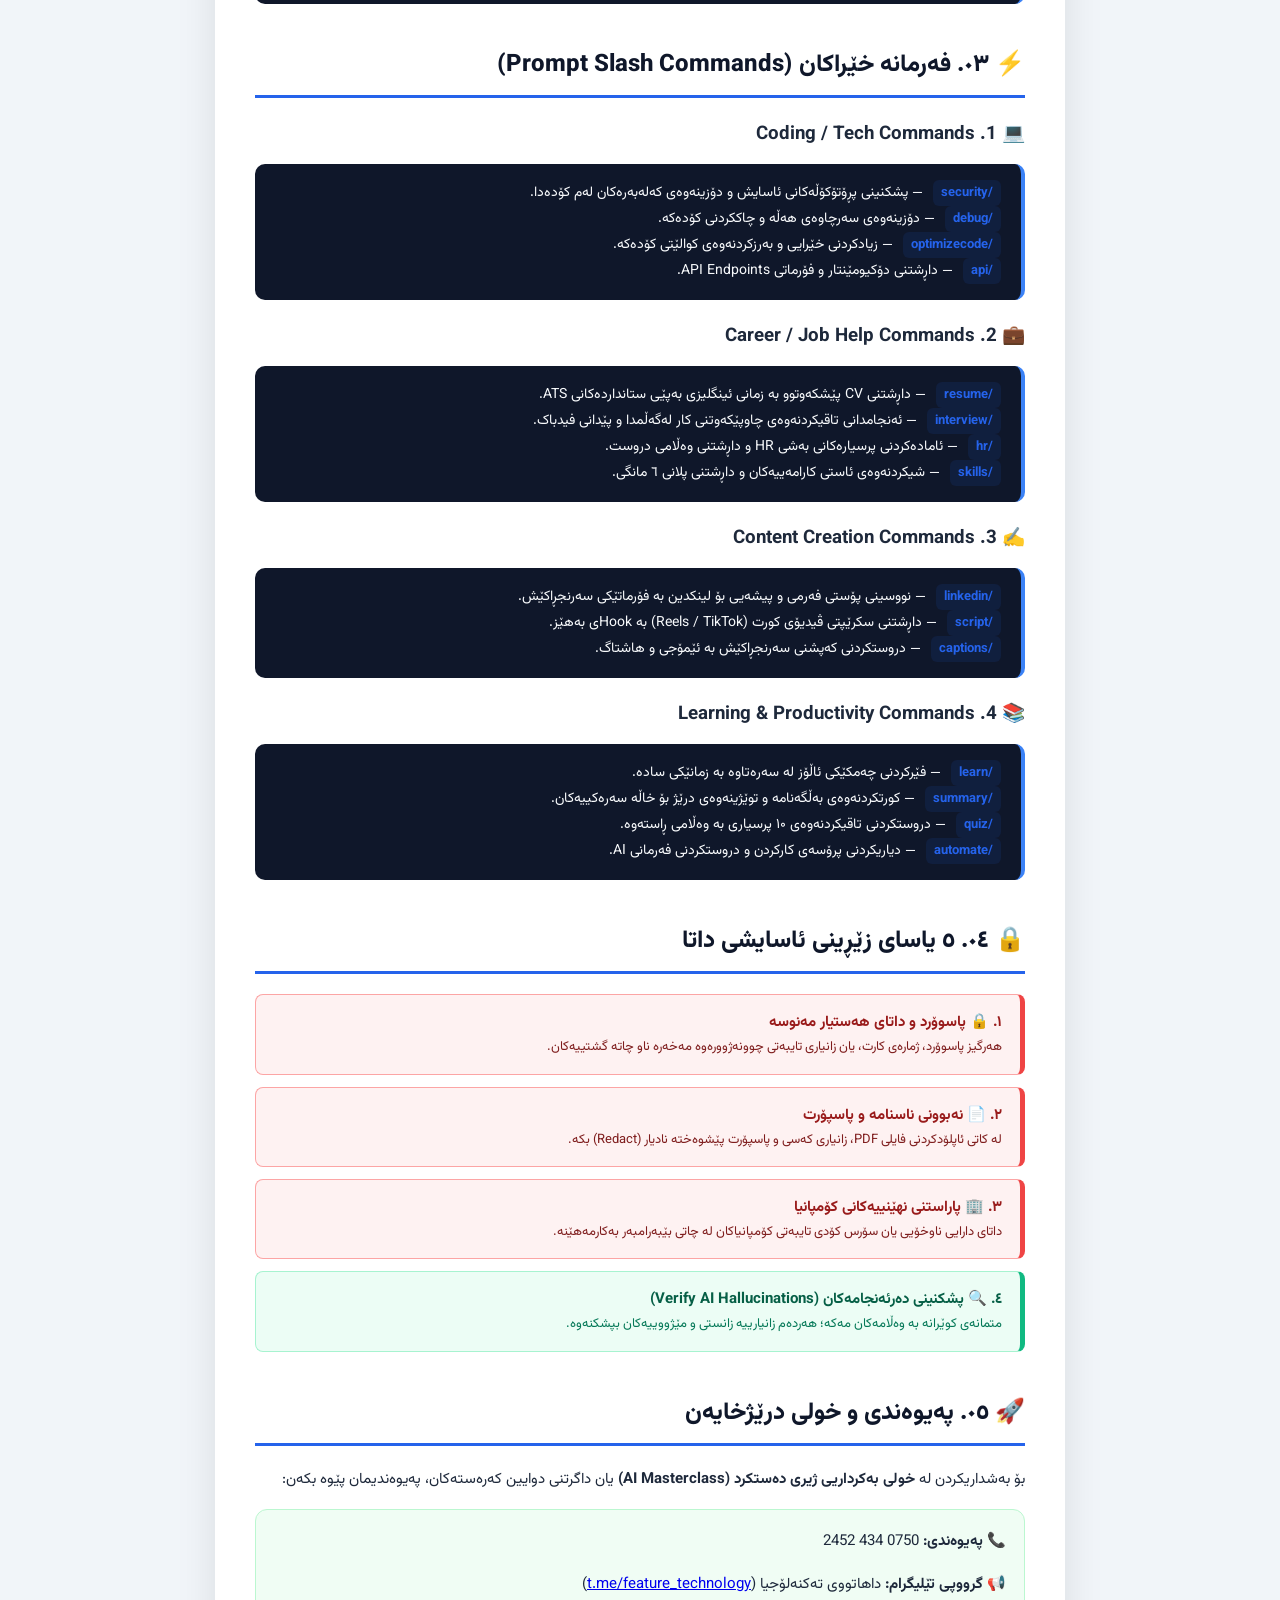
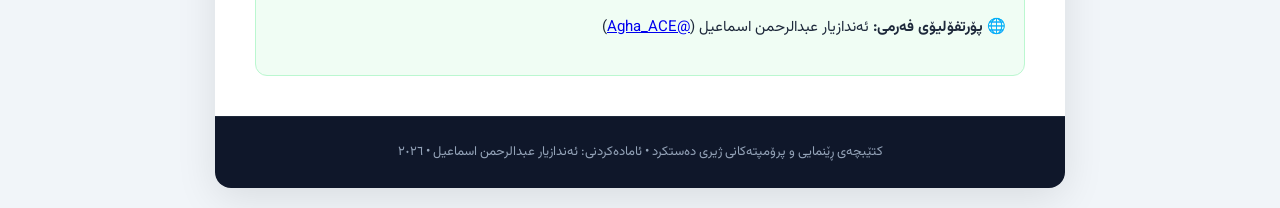
<file: ai_handbook.html>
<!DOCTYPE html>
<html lang="ckb" dir="rtl">
<head>
  <meta charset="UTF-8">
  <meta name="viewport" content="width=device-width, initial-scale=1.0">
  <title>کتێبچەی ڕێنمایی و پرۆمپتەکانی ژیری دەستکرد — ئەندازیار عبدالرحمن اسماعیل</title>
  <link rel="preconnect" href="https://fonts.googleapis.com">
  <link rel="preconnect" href="https://fonts.gstatic.com" crossorigin>
  <link href="https://fonts.googleapis.com/css2?family=Vazirmatn:wght@300;400;500;600;700;800;900&display=swap" rel="stylesheet">
  <style>
    :root {
      --primary: #0F172A;
      --accent: #2563EB;
      --purple: #7C3AED;
      --cyan: #0891B2;
      --dark: #020617;
      --light: #F8FAFC;
      --border: #CBD5E1;
    }

    * {
      box-sizing: border-box;
      margin: 0;
      padding: 0;
    }

    body {
      font-family: 'Vazirmatn', sans-serif;
      background: #F1F5F9;
      color: #1E293B;
      line-height: 1.8;
      padding: 20px;
    }

    .book-container {
      max-width: 850px;
      margin: 0 auto;
      background: #FFFFFF;
      box-shadow: 0 10px 40px rgba(0,0,0,0.1);
      border-radius: 16px;
      overflow: hidden;
    }

    .cover-page {
      background: linear-gradient(135deg, #0F172A 0%, #1E1B4B 50%, #030712 100%);
      color: #FFFFFF;
      padding: 80px 40px;
      text-align: center;
      position: relative;
    }

    .cover-badge {
      display: inline-block;
      padding: 6px 18px;
      background: rgba(37, 99, 235, 0.25);
      border: 1px solid rgba(59, 130, 246, 0.4);
      color: #60A5FA;
      border-radius: 30px;
      font-size: 14px;
      font-weight: 700;
      margin-bottom: 24px;
    }

    .cover-title {
      font-size: 38px;
      font-weight: 900;
      line-height: 1.3;
      margin-bottom: 16px;
      background: linear-gradient(90deg, #FFFFFF, #93C5FD, #C084FC);
      -webkit-background-clip: text;
      -webkit-text-fill-color: transparent;
    }

    .cover-subtitle {
      font-size: 18px;
      color: #94A3B8;
      max-width: 600px;
      margin: 0 auto 36px;
    }

    .author-box {
      border-top: 1px solid rgba(255,255,255,0.1);
      padding-top: 24px;
      display: flex;
      justify-content: center;
      align-items: center;
      gap: 16px;
    }

    .author-name {
      font-size: 18px;
      font-weight: 700;
      color: #F8FAFC;
    }

    .author-title {
      font-size: 13px;
      color: #38BDF8;
    }

    .quote-banner {
      background: rgba(124, 58, 237, 0.2);
      border: 1px dashed rgba(168, 85, 247, 0.5);
      color: #E9D5FF;
      padding: 14px 20px;
      border-radius: 12px;
      margin-top: 28px;
      font-size: 18px;
      font-weight: 800;
    }

    .page-content {
      padding: 40px;
    }

    .section-title {
      font-size: 24px;
      font-weight: 800;
      color: var(--primary);
      border-bottom: 3px solid var(--accent);
      padding-bottom: 8px;
      margin-top: 40px;
      margin-bottom: 20px;
      display: flex;
      align-items: center;
      gap: 10px;
    }

    .section-title:first-of-type {
      margin-top: 0;
    }

    p {
      margin-bottom: 16px;
      font-size: 15px;
    }

    .card-grid {
      display: grid;
      grid-template-columns: repeat(2, 1fr);
      gap: 16px;
      margin: 20px 0;
    }

    .card {
      background: #F8FAFC;
      border: 1px solid #E2E8F0;
      border-radius: 12px;
      padding: 18px;
    }

    .card-h {
      font-weight: 700;
      font-size: 16px;
      color: #0F172A;
      margin-bottom: 6px;
    }

    .card-p {
      font-size: 13px;
      color: #475569;
    }

    .prompt-box {
      background: #0F172A;
      color: #F8FAFC;
      padding: 16px 20px;
      border-radius: 10px;
      font-family: inherit;
      font-size: 14px;
      line-height: 1.7;
      margin: 12px 0 20px;
      border-right: 4px solid #3B82F6;
      direction: rtl;
    }

    .cmd-badge {
      display: inline-block;
      background: rgba(37, 99, 235, 0.1);
      color: #2563EB;
      font-weight: 700;
      padding: 2px 8px;
      border-radius: 6px;
      font-size: 13px;
      margin-left: 6px;
    }

    .rule-box {
      background: #FEF2F2;
      border: 1px solid #FCA5A5;
      border-right: 5px solid #EF4444;
      padding: 14px 18px;
      border-radius: 8px;
      margin-bottom: 12px;
    }

    .rule-title {
      font-weight: 700;
      color: #991B1B;
      font-size: 15px;
    }

    .rule-desc {
      font-size: 13px;
      color: #7F1D1D;
    }

    .footer-bar {
      background: #0F172A;
      color: #94A3B8;
      text-align: center;
      padding: 24px;
      font-size: 13px;
      border-top: 1px solid #1E293B;
    }

    @media print {
      body {
        background: none;
        padding: 0;
      }
      .book-container {
        box-shadow: none;
        max-width: 100%;
      }
      .no-print {
        display: none;
      }
    }
  </style>
</head>
<body>

  <div class="no-print" style="text-align: center; margin-bottom: 20px;">
    <button onclick="window.print()" style="background: #2563EB; color: white; border: none; padding: 12px 28px; font-size: 16px; font-weight: 700; border-radius: 8px; cursor: pointer; font-family: inherit; box-shadow: 0 4px 12px rgba(37, 99, 235, 0.3);">
      🖨️ چاپکردنی کتێبەکە / ڕزگارکردن وەک PDF (Save as PDF)
    </button>
  </div>

  <div class="book-container">
    
    <!-- COVER PAGE -->
    <div class="cover-page">
      <div style="font-size: 30px; font-weight: 700; color: #F59E0B; margin-bottom: 4px; font-family: 'Amiri', 'Traditional Arabic', serif;">
        بِسْمِ ٱللَّهِ ٱلرَّحْمَٰنِ ٱلرَّحِيمِ
      </div>
      <div style="font-size: 20px; font-weight: 700; color: #38BDF8; margin-bottom: 20px; font-family: 'Amiri', 'Traditional Arabic', serif;">
        ﷺ  اللَّهُمَّ صَلِّ عَلَىٰ مُحَمَّدٍ وَعَلَىٰ آلِ مُحَمَّدٍ  ﷺ
      </div>
      <span class="cover-badge">ڕێنمایی بەکرداریی ٢٠٢٦</span>
      <h1 class="cover-title">کتێبی پرۆمپتەکان & ئامرازەکانی ژیری دەستکرد</h1>
      <p class="cover-subtitle">ڕێنمایی گشتگیر بۆ بەکارهێنانی ChatGPT, Claude, DeepSeek و ئامرازە جیهانییەکان</p>
      
      <div class="author-box">
        <div>
          <div class="author-name" style="font-size: 34px !important; font-weight: 900 !important;">ئەندازیار عبدالرحمن اسماعیل</div>
          <div class="author-title" style="font-size: 16px !important; ">IT Manager • AI Trainer • Info System Engineer</div>
        </div>
      </div>

      <div class="quote-banner">
        <span style="color: #06B6D4;float: right !important;">وتەی ئەندازیار عبدالرحمن</span>
        <br>
        « پێت دروست دەکرێت؟!! »
      </div>
    </div>

    <!-- MAIN PAGE CONTENT -->
    <div class="page-content">

      <!-- SECTION 1 -->
      <h2 class="section-title">📌 ٠١. پێشەکی و مۆدێلە سەرەکییەکان</h2>
      <p>ژیری دەستکرد (AI) تەنها ئامرازێکی تەکنەلۆجی نییە، بەڵکو یاریدەدەرێکی ژیرە بۆ بەرزکردنەوەی خێرایی و کوالێتی ئیشوکارەکانت. لەم بەشەدا ٥ مۆدێلە سەرەکییەکەی جیهان ئاشکرا دەکەین:</p>
      
      <div class="card-grid">
        <div class="card">
          <div class="card-h">✳️ ChatGPT (OpenAI)</div>
          <div class="card-p">باوترین ئامراز بۆ نووسین، مێشکبەکارخستن، داڕشتنی سکرێپت و دروستکردنی بوتی تایبەت (Custom GPTs).</div>
        </div>
        <div class="card">
          <div class="card-h">✴️ Claude (Anthropic)</div>
          <div class="card-p">زۆر بەهێز لە نووسینی فەرمی، خوێندنەوە و کورتکردنەوەی فایلی PDF ی زۆر درێژ و شیکاریی ئەکادیمی.</div>
        </div>
        <div class="card">
          <div class="card-h">🐋 DeepSeek</div>
          <div class="card-p">مۆدێلی نوێی کراوە، زۆر سەرکەوتوو لە کۆدکردن، شیکاریی زمانی ئاڵۆز و شیکردنەوەی تەکنیكی.</div>
        </div>
        <div class="card">
          <div class="card-h">✨ Gemini (Google)</div>
          <div class="card-p">ژیری دەستکردی گووگڵ بەستراوەتەوە بە Google Docs, Gmail, Drive و گەڕانی سەر زەوی.</div>
        </div>
      </div>

      <!-- SECTION 2 -->
      <h2 class="section-title">🎯 ٠٢. فۆرمولەی زێڕینی ئەندازیاری پرۆمپت</h2>
      <p>بۆ ئەوەی باشترین وەڵام لە AI وەرگریت، هەمیشە پرۆمپتەکەت بەم ٥ هەنگاوە دابڕێژە:</p>

      <div class="card" style="background: #EFF6FF; border-color: #BFDBFE; margin-bottom: 16px;">
        <strong>فۆرمولە: [Role 🎭] + [Task 🎯] + [Context 📚] + [Format 📝] + [Language 🗣️]</strong>
      </div>

      <p><strong>نموونەی پرۆمپتی زێڕین:</strong></p>
      <div class="prompt-code-box prompt-box">
        «تۆ مامۆستایەکی زانکۆیت (Role). کورتەیەکی ٣٠٠ وشەیی فەرمی بنووسە (Format) بۆ خوێندکارانی بەشی کۆمپیوتەر (Context) دەربارەی سوودەکانی ژیری دەستکرد لە نووسینی ڕاپۆرتدا (Task)، بە زمانی کوردی سۆرانی بە خاڵ و سەرناو (Language).»
      </div>

      <!-- SECTION 3 -->
      <h2 class="section-title">⚡ ٠٣. فەرمانە خێراکان (Prompt Slash Commands)</h2>

      <h3>💻 1. Coding / Tech Commands</h3>
      <div class="prompt-box">
        <span class="cmd-badge">/security</span> — پشکنینی پڕۆتۆکۆڵەکانی ئاسایش و دۆزینەوەی کەلەبەرەکان لەم کۆدەدا.<br>
        <span class="cmd-badge">/debug</span> — دۆزینەوەی سەرچاوەی هەڵە و چاککردنی کۆدەکە.<br>
        <span class="cmd-badge">/optimizecode</span> — زیادکردنی خێرایی و بەرزکردنەوەی کوالێتی کۆدەکە.<br>
        <span class="cmd-badge">/api</span> — داڕشتنی دۆکیومێنتار و فۆرماتی API Endpoints.
      </div>

      <h3>💼 2. Career / Job Help Commands</h3>
      <div class="prompt-box">
        <span class="cmd-badge">/resume</span> — داڕشتنی CV پێشکەوتوو بە زمانی ئینگلیزی بەپێی ستانداردەکانی ATS.<br>
        <span class="cmd-badge">/interview</span> — ئەنجامدانی تاقیکردنەوەی چاوپێکەوتنی کار لەگەڵمدا و پێدانی فیدباک.<br>
        <span class="cmd-badge">/hr</span> — ئامادەکردنی پرسیارەکانی بەشی HR و داڕشتنی وەڵامی دروست.<br>
        <span class="cmd-badge">/skills</span> — شیکردنەوەی ئاستی کارامەییەکان و داڕشتنی پلانی ٦ مانگی.
      </div>

      <h3>✍️ 3. Content Creation Commands</h3>
      <div class="prompt-box">
        <span class="cmd-badge">/linkedin</span> — نووسینی پۆستی فەرمی و پیشەیی بۆ لینکدین بە فۆرماتێکی سەرنجڕاکێش.<br>
        <span class="cmd-badge">/script</span> — داڕشتنی سکرێپتی ڤیدیۆی کورت (Reels / TikTok) بە Hookی بەهێز.<br>
        <span class="cmd-badge">/captions</span> — دروستکردنی کەپشنی سەرنجڕاکێش بە ئێمۆجی و هاشتاگ.
      </div>

      <h3>📚 4. Learning & Productivity Commands</h3>
      <div class="prompt-box">
        <span class="cmd-badge">/learn</span> — فێرکردنی چەمکێکی ئاڵۆز لە سەرەتاوە بە زمانێکی سادە.<br>
        <span class="cmd-badge">/summary</span> — کورتکردنەوەی بەڵگەنامە و توێژینەوەی درێژ بۆ خاڵە سەرەکییەکان.<br>
        <span class="cmd-badge">/quiz</span> — دروستکردنی تاقیکردنەوەی ۱۰ پرسیاری بە وەڵامی ڕاستەوە.<br>
        <span class="cmd-badge">/automate</span> — دیاریکردنی پرۆسەی کارکردن و دروستکردنی فەرمانی AI.
      </div>

      <!-- SECTION 4 -->
      <h2 class="section-title">🔒 ٠٤. ٥ یاسای زێڕینی ئاسایشی داتا</h2>
      
      <div class="rule-box">
        <div class="rule-title">١. 🔒 پاسوۆرد و داتای هەستیار مەنوسە</div>
        <div class="rule-desc">هەرگیز پاسوۆرد، ژمارەی کارت، یان زانیاری تایبەتی چوونەژوورەوە مەخەرە ناو چاتە گشتییەکان.</div>
      </div>

      <div class="rule-box">
        <div class="rule-title">٢. 📄 نەبوونی ناسنامە و پاسپۆرت</div>
        <div class="rule-desc">لە کاتی ئاپلۆدکردنی فایلی PDF، زانیاری کەسی و پاسپۆرت پێشوەختە نادیار (Redact) بکە.</div>
      </div>

      <div class="rule-box">
        <div class="rule-title">٣. 🏢 پاراستنی نهێنییەکانی کۆمپانیا</div>
        <div class="rule-desc">داتای دارایی ناوخۆیی یان سۆرس کۆدی تایبەتی کۆمپانیاکان لە چاتی بێبەرامبەر بەکارمەهێنە.</div>
      </div>

      <div class="rule-box" style="background: #ECFDF5; border-color: #A7F3D0; border-right-color: #10B981;">
        <div class="rule-title" style="color: #065F46;">٤. 🔍 پشکنینی دەرئەنجامەکان (Verify AI Hallucinations)</div>
        <div class="rule-desc" style="color: #047857;">متمانەی کوێرانە بە وەڵامەکان مەکە؛ هەردەم زانیارییە زانستی و مێژووییەکان بپشکنەوە.</div>
      </div>

      <!-- SECTION 5 -->
      <h2 class="section-title">🚀 ٠٥. پەیوەندی و خولی درێژخایەن</h2>
      <p>بۆ بەشداریکردن لە <strong>خولی بەکرداریی ژیری دەستکرد (AI Masterclass)</strong> یان داگرتنی دوایین کەرەستەکان، پەیوەندیمان پێوە بکەن:</p>

      <div class="card" style="background: #F0FDF4; border-color: #BBF7D0;">
        <p><strong>📞 پەیوەندی:</strong> 0750 434 2452</p>
        <p><strong>📢 گرووپی تێلیگرام:</strong> داهاتووی تەکنەلۆجیا (<a href="https://t.me/feature_technology" target="_blank">t.me/feature_technology</a>)</p>
        <p><strong>🌐 پۆرتفۆلیۆی فەرمی:</strong> ئەندازیار عبدالرحمن اسماعیل (<a href="https://t.me/Agha_ACE" target="_blank">@Agha_ACE</a>)</p>
      </div>

    </div>

    <!-- FOOTER BAR -->
    <div class="footer-bar">
      کتێبچەی ڕێنمایی و پرۆمپتەکانی ژیری دەستکرد &bull; ئامادەکردنی: ئەندازیار عبدالرحمن اسماعیل &bull; ٢٠٢٦
    </div>

  </div>

</body>
</html>
</file>
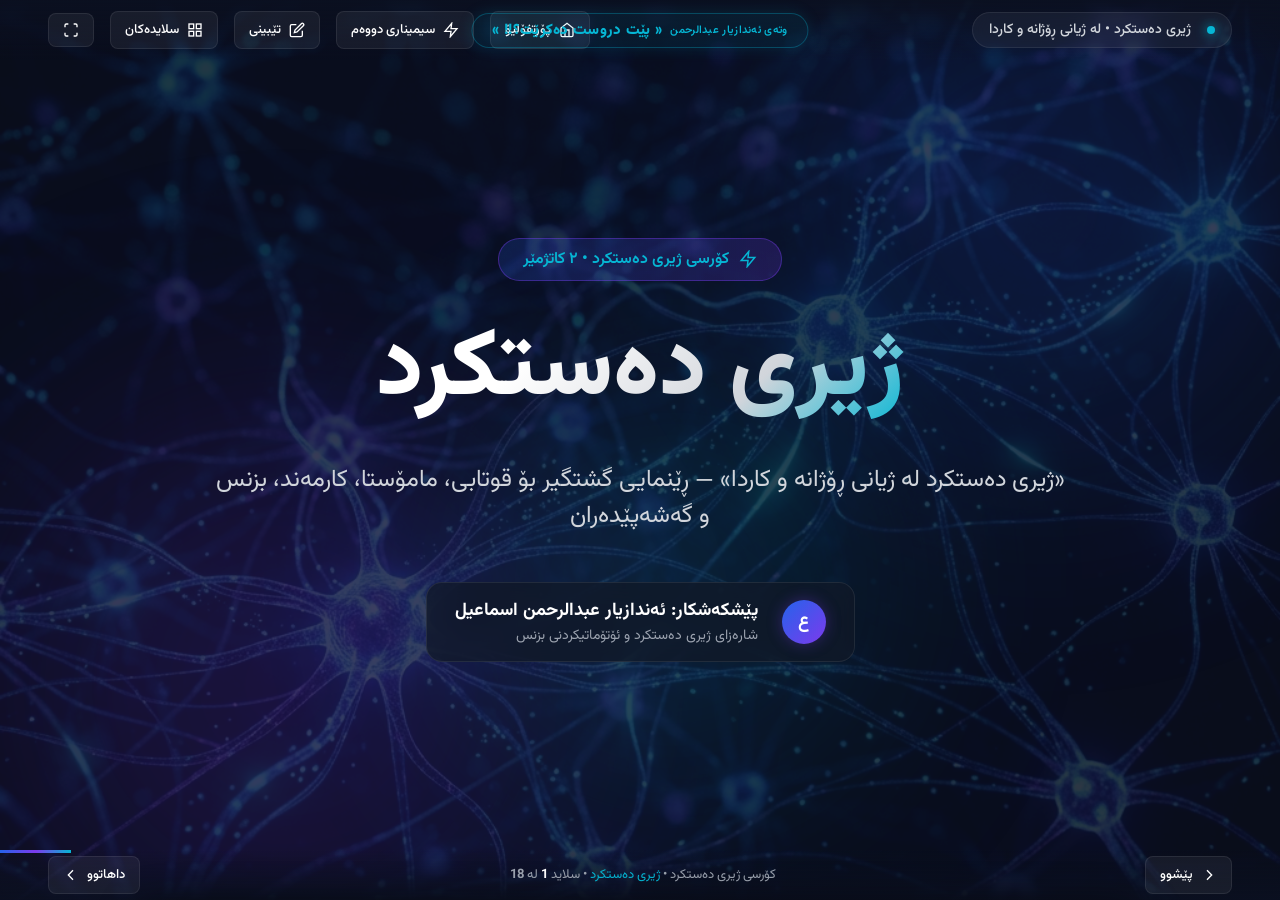
<file: general.html>
<!DOCTYPE html>
<html lang="ckb" dir="rtl">
<head>
  <meta charset="UTF-8">
  <meta name="viewport" content="width=device-width, initial-scale=1.0">
  <title>ژیری دەستکرد — لە ژیانی ڕۆژانە و کاردا</title>
  <link rel="stylesheet" href="index.css">
  <style>
    /* Social Links Styling on Closing Slide */
    .social-links-container {
      display: flex;
      flex-wrap: wrap;
      justify-content: center;
      gap: 16px;
      margin-top: 24px;
      width: 100%;
      max-width: 900px;
    }
    
    .social-btn {
      display: flex;
      align-items: center;
      gap: 12px;
      background: rgba(17, 24, 39, 0.85);
      backdrop-filter: blur(12px);
      border: 1px solid rgba(6, 182, 212, 0.3);
      padding: 12px 24px;
      border-radius: 100px;
      color: #FFFFFF;
      text-decoration: none;
      font-size: 16px;
      font-weight: 600;
      transition: all 0.3s ease;
      box-shadow: 0 4px 15px rgba(0, 0, 0, 0.3);
    }
    
    .social-btn:hover {
      background: rgba(37, 99, 235, 0.3);
      border-color: #06B6D4;
      transform: translateY(-3px);
      box-shadow: 0 8px 25px rgba(6, 182, 212, 0.3);
      color: #06B6D4;
    }
    
    .social-btn svg {
      width: 22px;
      height: 22px;
      fill: currentColor;
    }
  </style>
</head>
<body>

  <!-- Ambient Glowing Background Orbs -->
  <div class="bg-ambient">
    <div class="ambient-orb orb-1"></div>
    <div class="ambient-orb orb-2"></div>
    <div class="ambient-orb orb-3"></div>
  </div>

  <div class="presentation-container">
    <!-- Header Bar -->
    <header class="presenter-header">
      <div class="brand-badge">
        <span class="dot"></span>
        <span>ژیری دەستکرد &bull; لە ژیانی ڕۆژانە و کاردا</span>
      </div>
      <div class="header-center-quote" style="text-align: center;">
        <span style="color: #06B6D4; font-size: 11px; display: block;">وتەی ئەندازیار عبدالرحمن</span>
        <span style="font-weight: 800;">« پێت دروست دەکرێت؟!! »</span>
      </div>
      <div class="header-controls">
        <a href="index.html" class="btn-icon" style="text-decoration: none;" title="گەڕانەوە بۆ سەرەتا / پۆرتفۆلیۆ">
          <svg width="16" height="16" fill="none" stroke="currentColor" stroke-width="2" viewBox="0 0 24 24"><path d="M3 9l9-7 9 7v11a2 2 0 01-2 2H5a2 2 0 01-2-2z"></path><polyline points="9 22 9 12 15 12 15 22"></polyline></svg>
          <span>پۆرتفۆلیۆ</span>
        </a>
        <a href="seminar2.html" class="btn-icon" style="text-decoration: none;" title="سیمیناری دووەم">
          <svg width="16" height="16" fill="none" stroke="currentColor" stroke-width="2" viewBox="0 0 24 24"><path d="M13 2L3 14h9l-1 8 10-12h-9l1-8z"></path></svg>
          <span>سیمیناری دووەم</span>
        </a>
        <button class="btn-icon" id="toggleNotesBtn" title="تێبینییەکانی پێشکەشکار (Key: N)">
          <svg width="16" height="16" fill="none" stroke="currentColor" stroke-width="2" viewBox="0 0 24 24"><path d="M11 4H4a2 2 0 00-2 2v14a2 2 0 002 2h14a2 2 0 002-2v-7"></path><path d="M18.5 2.5a2.121 2.121 0 013 3L12 15l-4 1 1-4 9.5-9.5z"></path></svg>
          <span>تێبینی</span>
        </button>
        <button class="btn-icon" id="toggleThumbnailsBtn" title="هەموو سلایدەکان (Key: T / ESC)">
          <svg width="16" height="16" fill="none" stroke="currentColor" stroke-width="2" viewBox="0 0 24 24"><rect x="3" y="3" width="7" height="7"></rect><rect x="14" y="3" width="7" height="7"></rect><rect x="14" y="14" width="7" height="7"></rect><rect x="3" y="14" width="7" height="7"></rect></svg>
          <span>سلایدەکان</span>
        </button>
        <button class="btn-icon" id="toggleFullscreenBtn" title="پاشاندانی ته‌واوی شاشه‌ (Key: F)">
          <svg width="16" height="16" fill="none" stroke="currentColor" stroke-width="2" viewBox="0 0 24 24"><path d="M8 3H5a2 2 0 00-2 2v3m18 0V5a2 2 0 00-2-2h-3m0 18h3a2 2 0 002-2v-3M3 16v3a2 2 0 002 2h3"></path></svg>
        </button>
      </div>
    </header>

    <!-- Main Slide Viewport -->
    <main class="slides-viewport" id="slidesViewport">

<section class="slide active bg-hero-art" id="slide-1" data-notes="بەخێربێن بۆ کۆرسی ژیری دەستکرد. ئەمڕۆ تیشک دەخەینە سەر بەکارهێنانی کردارییانەی AI لە ژیانی ڕۆژانە و سەرجەم سێکتەرەکانی کاردا.">
        <div class="slide-content-wrapper">
          <div class="hero-wrapper">
            <div class="hero-tag">
              <svg width="18" height="18" fill="none" stroke="currentColor" stroke-width="2" viewBox="0 0 24 24"><path d="M13 2L3 14h9l-1 8 10-12h-9l1-8z"></path></svg>
              <span>کۆرسی ژیری دەستکرد &bull; ٢ کاتژمێر</span>
            </div>
            <h1 class="hero-title">ژیری دەستکرد</h1>
            <p class="hero-subtitle">«ژیری دەستکرد لە ژیانی ڕۆژانە و کاردا» — ڕێنمایی گشتگیر بۆ قوتابی، مامۆستا، کارمەند، بزنس و گەشەپێدەران</p>
            <div class="hero-presenter">
              <div class="presenter-avatar">ع</div>
              <div class="presenter-text">
                <div class="presenter-name">پێشکەشکار: ئەندازیار عبدالرحمن اسماعیل</div>
                <div class="presenter-role">شارەزای ژیری دەستکرد و ئۆتۆماتیکردنی بزنس</div>
              </div>
            </div>
          </div>
        </div>
      </section>

<section class="slide" id="slide-2" data-notes="دەربارەی پێشکەشکاری سیمینارەکە، ئەندازیار عبدالرحمن اسماعیل، پیشە، بڕوانامەکان و ئەزموونی کاری لە بواری تەکنەلۆجیادا.">
        <div class="slide-content-wrapper">
          <div class="slide-header">
            <span class="slide-category">پێشەکی</span>
            <h2 class="slide-title">دەربارەی پێشکەشکار (خۆناساندن)</h2>
          </div>
          
          <div class="profile-layout">
            <!-- Profile Photo & Main Title Card -->
            <div class="profile-card glass-card card-accent-blue">
              <div class="profile-avatar-container">
                <img src="assets/image/agha.png" alt="ئەندازیار عبدالرحمن اسماعیل" class="profile-img">
                <div class="profile-avatar-glow"></div>
              </div>
              <h3 class="profile-name">ئەندازیار عبدالرحمن اسماعیل</h3>
              <div class="profile-badges">
                <span class="badge badge-blue">IT Manager</span>
                <span class="badge badge-purple">Web Developer</span>
                <span class="badge badge-cyan">Technical Trainer</span>
              </div>
            </div>

            <!-- Profile Details (Education & Experience) -->
            <div class="profile-details">
              <div class="glass-card card-accent-purple details-card">
                <h3 class="details-title">
                  <svg width="20" height="20" fill="none" stroke="currentColor" stroke-width="2" viewBox="0 0 24 24"><path d="M12 14l9-5-9-5-9 5 9 5z"></path><path d="M12 14l6.16-3.422a12.083 12.083 0 01.665 6.479L12 21l-6.83-3.943a12.078 12.078 0 01.662-6.483L12 14z"></path></svg>
                  بڕوانامەکان (Education)
                </h3>
                <ul class="details-list">
                  <li>ئەندازیاری سیستەمی زانیاری</li>
                  <li>تەکنەلۆجیای زانیاری (IT)</li>
                </ul>
              </div>

              <div class="glass-card card-accent-cyan details-card">
                <h3 class="details-title">
                  <svg width="20" height="20" fill="none" stroke="currentColor" stroke-width="2" viewBox="0 0 24 24"><rect x="2" y="7" width="20" height="14" rx="2" ry="2"></rect><path d="M16 21V5a2 2 0 00-2-2h-4a2 2 0 00-2 2v16"></path></svg>
                  ئەزموونی کارکردن (Experience)
                </h3>
                <ul class="details-list">
                  <li>زیاتر لە <strong>٥ ساڵ</strong> ئەزموونی وانەوتنەوە و ڕاهێنەرایەتی لە چەندین بواری جیاجیادا.</li>
                  <li>بەڕێوەبەری پێشووی بەشی IT لە چەندین کۆمپانیا.</li>
                  <li>ئەزموون لە بواری جیاوازی سەر بە IT.</li>
                </ul>
              </div>
            </div>
          </div>
        </div>
      </section>

<section class="slide bg-analytics-art" id="slide-3" data-notes="خشتەی کۆرسەکە بە شێوازێک داڕێژراوە کە لە سادەترین بنەماوە دەستپێبکات تا عەمەلیترین دیزاین و کۆد.">
        <div class="slide-content-wrapper">
          <div class="slide-header">
            <span class="slide-category">نەخشەی رێگای کۆرسەکە</span>
            <h2 class="slide-title">بابەتە سەرەکیەکانی کۆرسەکە (١٢ بەش)</h2>
          </div>
          <div class="grid-12">
            <div class="glass-card card-accent-blue" style="grid-column: span 4;">
              <div class="card-number">بەشی ١ - ٣</div>
              <h3 class="card-title">بنەما، مۆدێلەکان & پرۆمپت</h3>
              <p class="card-body">ژیری دەستکرد چییە؟ جۆرەکانی مۆدێلەکان، و ئەندازیاری پرۆمپتی پیشەیی.</p>
            </div>
            <div class="glass-card card-accent-purple" style="grid-column: span 4;">
              <div class="card-number">بەشی ٤ - ٦</div>
              <h3 class="card-title">قوتابی، مامۆستا & خاوەنکار</h3>
              <p class="card-body">کورتکردنەوەی PDF، داڕشتنی پلان، فیدباک و ڕاپۆرتی ئۆتۆماتیک.</p>
            </div>
            <div class="glass-card card-accent-blue" style="grid-column: span 4;">
              <div class="card-number">بەشی ٧ - ٨</div>
              <h3 class="card-title">بزنس & گەشەپێدەر</h3>
              <p class="card-body">پرۆسەی کاری ١١ هەنگاوی بزنس و گەشەپێدانی کۆد بە AI.</p>
            </div>
            <div class="glass-card card-accent-cyan" style="grid-column: span 4;">
              <div class="card-number">☕ پشوو</div>
              <h3 class="card-title">کۆفی برێک (١٥ خولەک)</h3>
              <p class="card-body">پشوو پاش تەواوبوونی وانەکانی خۆکارکردن، بزنس و گەشەپێدان.</p>
            </div>
            <div class="glass-card card-accent-purple" style="grid-column: span 4;">
              <div class="card-number">بەشی ٩ - ١٠</div>
              <h3 class="card-title">دیزاینەر & سنوورەکانی AI</h3>
              <p class="card-body">دروستکردنی وێنە و ڤیدیۆ، و تێگەیشتن لە هەڵەکان و دیپ فەیک.</p>
            </div>
            <div class="glass-card card-accent-cyan" style="grid-column: span 4;">
              <div class="card-number">بەشی ١١ - ١٢</div>
              <h3 class="card-title">نموونەی ڕاستەوخۆ & داهاتوو</h3>
              <p class="card-body">تەماشاکردنی دێمۆی ڕاستەوخۆ و داڕشتنی پاشەرۆژی ئەی ئای.</p>
            </div>
          </div>
        </div>
      </section>

<section class="slide" id="slide-4" data-notes="ئامانجی سەرەکی ئەم بەشە ئەوەیە بەشداربووان تێبگەن AI جادوو نییە، بەڵکو تەکنەلۆجیایەکی شیکارییە.">
        <div class="slide-content-wrapper">
          <div class="slide-header">
            <span class="slide-category">بەشی ١ (١٠ - ١٥ خولەک)</span>
            <h2 class="slide-title">ژیری دەستکرد چییە؟ (تێگەیشتن لە بنەماکان)</h2>
          </div>
          <div class="grid-12">
            <div class="glass-card card-accent-blue" style="grid-column: span 4;">
              <div class="card-icon"><svg width="24" height="24" fill="none" stroke="currentColor" stroke-width="2" viewBox="0 0 24 24"><circle cx="12" cy="12" r="10"></circle><path d="M12 16v-4"></path><path d="M12 8h.01"></path></svg></div>
              <h3 class="card-title">١. ژیری دەستکرد چییە؟</h3>
              <p class="card-body">سیستەمێک کە بیرکاری و داتا بەکاردێنێت بۆ شیکردنەوە و بڕیاردان وەک مرۆڤ.</p>
            </div>
            <div class="glass-card card-accent-purple" style="grid-column: span 4;">
              <div class="card-icon"><svg width="24" height="24" fill="none" stroke="currentColor" stroke-width="2" viewBox="0 0 24 24"><path d="M12 2a10 10 0 100 20 10 10 0 000-20z"></path><path d="M12 6v6l4 2"></path></svg></div>
              <h3 class="card-title">٢. لە کوێ دەبینین؟</h3>
              <p class="card-body">لە تەلیفۆن، گووگڵ، فەیسبووک، سیستەمی پزیشکی و ئۆتۆمبێلی خۆڕەودا.</p>
            </div>
            <div class="glass-card card-accent-cyan" style="grid-column: span 4;">
              <div class="card-icon"><svg width="24" height="24" fill="none" stroke="currentColor" stroke-width="2" viewBox="0 0 24 24"><path d="M9.5 2A2.5 2.5 0 0112 4.5v15a2.5 2.5 0 01-4.96.44L7 19.5a2.5 2.5 0 01-2.5-2.5V7A2.5 2.5 0 017 4.5h2.5z"></path></svg></div>
              <h3 class="card-title">٣. چۆن بیر دەکات؟</h3>
              <p class="card-body">بە شیکردنەوەی ملیارەها نەخش و داتا لە ڕێگەی تۆڕە دەمارییەکانەوە (Neural Networks).</p>
            </div>
            <div class="glass-card card-accent-blue" style="grid-column: span 6;">
              <div class="card-icon"><svg width="24" height="24" fill="none" stroke="currentColor" stroke-width="2" viewBox="0 0 24 24"><path d="M4 19.5A2.5 2.5 0 016.5 17H20"></path><path d="M6.5 2H20v20H6.5A2.5 2.5 0 014 19.5v-15A2.5 2.5 0 016.5 2z"></path></svg></div>
              <h3 class="card-title">٤. مۆدێلی زمانی چییە؟</h3>
              <p class="card-body">مۆدێلی زمانی گەورە (Large Language Model) کە لە دەق تێدەگات و نووسین شیدەکاتەوە.</p>
            </div>
            <div class="glass-card card-accent-purple" style="grid-column: span 6;">
              <div class="card-icon"><svg width="24" height="24" fill="none" stroke="currentColor" stroke-width="2" viewBox="0 0 24 24"><path d="M12 2v20M17 5H9.5a3.5 3.5 0 000 7h5a3.5 3.5 0 010 7H6"></path></svg></div>
              <h3 class="card-title">٥. چۆن فێر دەبێت؟</h3>
              <p class="card-body">لە ڕێگەی ڕاهێنان (Training) لەسەر تێکست و زانیاری ڕابردوو؛ <strong>«ڕاهێنان و بیرکارییە!»</strong></p>
            </div>
          </div>
        </div>
      </section>

<section class="slide" id="slide-5" data-notes="بۆ هر ئەرکێک ئامرازێکی گونجاو هەیە؛ بەکارهێنانی ئامرازی ڕاست خێرایی کارەکان دەقات دەکاتەوە.">
        <div class="slide-content-wrapper">
          <div class="slide-header">
            <span class="slide-category">بەشی ٢ (١٥ خولەک)</span>
            <h2 class="slide-title">جۆرەکانی ئامرازی ژیری دەستکرد و بەکارهێنانیان</h2>
          </div>
          <div class="grid-12">
            <div class="glass-card card-accent-blue" style="grid-column: span 4;">
              <div class="card-number">چات جیپیتی (ChatGPT)</div>
              <h3 class="card-title">نووسین، کۆد و پلان</h3>
              <p class="card-body">باشترین بۆ: نووسینی دەق، شیکاری، کۆدکردن، و داڕشتنی پلانی گشتی.</p>
            </div>
            <div class="glass-card card-accent-purple" style="grid-column: span 4;">
              <div class="card-number">کلۆد (Claude)</div>
              <h3 class="card-title">PDF، ڕاپۆرت و نووسین</h3>
              <p class="card-body">باشترین بۆ: خوێندنەوەی فایلی PDF ی درێژ، نووسینی فەرمی و ڕاپۆرتی زانستی.</p>
            </div>
            <div class="glass-card card-accent-cyan" style="grid-column: span 4;">
              <div class="card-number">جێمینای (Gemini)</div>
              <h3 class="card-title">گووگڵ، Docs & Gmail</h3>
              <p class="card-body">باشترین بۆ: بەستنەوە بە بەڵگەنامەکانی گووگڵ، گەڕان و خزمەتگوزارییەکان.</p>
            </div>
            <div class="glass-card card-accent-blue" style="grid-column: span 4;">
              <div class="card-number">پێرپلێکسیتی (Perplexity)</div>
              <h3 class="card-title">توێژینەوە و سەرچاوەکان</h3>
              <p class="card-body">باشترین بۆ: لێکۆڵینەوەی ئەکادیمی، بەڵگە و هێنانی لینک و سەرچاوەی ڕاستەقینە.</p>
            </div>
            <div class="glass-card card-accent-purple" style="grid-column: span 4;">
              <div class="card-number">کۆپایڵۆت (Copilot)</div>
              <h3 class="card-title">ماڵپەڕەکانی مایکرۆسۆفت</h3>
              <p class="card-body">باشترین بۆ: ئۆتۆماتیکردنی Excel، Word، و دروستکردنی پرێزێنتەیشن لە PowerPoint.</p>
            </div>
            <div class="glass-card card-accent-cyan" style="grid-column: span 4;">
              <div class="card-number">گرۆک (Grok)</div>
              <h3 class="card-title">تۆڕی ئێکس (Twitter)</h3>
              <p class="card-body">باشترین بۆ: زانیارییەکانی ڕووداوە زۆر تازەکان لە سۆشیال میدیاوە.</p>
            </div>
          </div>
        </div>
      </section>

<section class="slide" id="slide-6" data-notes="ئەم بەشە گرنگترین بەشی کۆرسەکەیە! فێربوونی دروستکردنی پرۆمپت کۆنتڕۆڵی تەواوت دەداتێ.">
        <div class="slide-content-wrapper">
          <div class="slide-header">
            <span class="slide-category">بەشی ٣ (٢٥ خولەک)</span>
            <h2 class="slide-title">ئەندازیاری پرۆمپت — ئاستەکانی نووسینی پرۆمپت</h2>
          </div>
          <div class="comparison-container">
            <div class="comparison-card weak">
              <div class="comparison-badge">
                <svg width="16" height="16" fill="none" stroke="currentColor" stroke-width="2" viewBox="0 0 24 24"><circle cx="12" cy="12" r="10"></circle><line x1="15" y1="9" x2="9" y2="15"></line><line x1="9" y1="9" x2="15" y2="15"></line></svg>
                <span>پرۆمپتی لاواز</span>
              </div>
              <div class="prompt-code-box">«بابەتێکم بۆ بنووسە.»</div>
              <p class="card-body" style="color: #FCA5A5;">گشتییە و دەرئەنجامێکی لاواز دەدات کە پێویستی بە سەرلەنوێ نووسینەوە هەیە.</p>
            </div>

            <div class="comparison-card strong">
              <div class="comparison-badge">
                <svg width="16" height="16" fill="none" stroke="currentColor" stroke-width="2" viewBox="0 0 24 24"><path d="M22 11.08V12a10 10 0 11-5.93-9.14"></path><polyline points="22 4 12 14.01 9 11.01"></polyline></svg>
                <span>پرۆمپتی زۆر باش (پێشکەوتوو)</span>
              </div>
              <div class="prompt-code-box">«تۆ مامۆستای ژیری دەستکردیت. بابەتێکی ٥٠٠ وشەی فەرمی بنووسە بۆ قوتابی زانکۆ، بە زمانی کوردی، بە سەرناو، نموونە، و کۆتایی، و ٥ پرسیاری تاقیکردنەوە لە کۆتایی زیاد بکە.»</div>
              <p class="card-body" style="color: #6EE7B7;">ڕۆڵ، ئۆدیانس، فۆرمات، زمانی دیاریکراو و ئەرکی تەواو دەدات بە AI.</p>
            </div>
          </div>
          <div style="display: flex; justify-content: center; margin-top: 24px;">
            <button class="action-btn" id="openPromptLibraryBtn">
              <svg width="18" height="18" fill="none" stroke="currentColor" stroke-width="2" viewBox="0 0 24 24"><path d="M12 4v16m8-8H4"></path></svg>
              <span>بینینی بانک و نموونەکانی پرۆمپت (لاواز، ناوەند، زۆر باش)</span>
            </button>
          </div>
        </div>
      </section>

<section class="slide" id="slide-7" data-notes="داڕشتنی پرۆمپت بەم ٥ بەشە دڵنیایی سەدا سەد دەدات لە وەرگرتنی وەڵامی دروست.">
        <div class="slide-content-wrapper">
          <div class="slide-header">
            <span class="slide-category">داڕشتنی پرۆمپت</span>
            <h2 class="slide-title">پێکهاتەی زێڕینی پرۆمپت (ڕۆڵ، ئەرک، پاشبنەما، فۆرمات، تۆنی دەنگ)</h2>
          </div>
          <div class="grid-12">
            <div class="glass-card card-accent-blue" style="grid-column: span 4;">
              <div class="card-icon"><svg width="24" height="24" fill="none" stroke="currentColor" stroke-width="2" viewBox="0 0 24 24"><path d="M20 21v-2a4 4 0 00-4-4H8a4 4 0 00-4 4v2"></path><circle cx="12" cy="7" r="4"></circle></svg></div>
              <h3 class="card-title">١. ڕۆڵ (Role)</h3>
              <p class="card-body" style="line-height: 1.6;"><strong>«وەک شارەزایەک بجوڵێوە»</strong><br>ئەزموون و لێهاتوویی مۆدێلەکە دیاری دەکات بۆ ئەوەی وەڵامەکە بەپێی پسپۆڕییەکە شیکاری بکات.</p>
            </div>
            <div class="glass-card card-accent-purple" style="grid-column: span 4;">
              <div class="card-icon"><svg width="24" height="24" fill="none" stroke="currentColor" stroke-width="2" viewBox="0 0 24 24"><path d="M9 11l3 3L22 4"></path></svg></div>
              <h3 class="card-title">٢. ئەرک (Task)</h3>
              <p class="card-body" style="line-height: 1.6;"><strong>«دەمەوێت ئەمەم بۆ بکەیت»</strong><br>ئامانجی کارەکە بە وردی دەنووسێت (وەک نووسینی نامە، شیتاڵکردنی داتا یان کورتکردنەوەی دەق).</p>
            </div>
            <div class="glass-card card-accent-cyan" style="grid-column: span 4;">
              <div class="card-icon"><svg width="24" height="24" fill="none" stroke="currentColor" stroke-width="2" viewBox="0 0 24 24"><circle cx="12" cy="12" r="10"></circle></svg></div>
              <h3 class="card-title">٣. پاشبنەما (Context)</h3>
              <p class="card-body" style="line-height: 1.6;"><strong>«ئەم زانیارییانەت پێویستە»</strong><br>کێ ئۆدیانسە، بۆچی دەتەوێت و هەر وردەکارییەکی پێشوو کە وەڵامەکە زیاتر لۆکاڵ و گونجاو دەکات.</p>
            </div>
            <div class="glass-card card-accent-blue" style="grid-column: span 6;">
              <div class="card-icon"><svg width="24" height="24" fill="none" stroke="currentColor" stroke-width="2" viewBox="0 0 24 24"><rect x="3" y="3" width="18" height="18" rx="2"></rect></svg></div>
              <h3 class="card-title">٤. فۆرمات (Format)</h3>
              <p class="card-body" style="line-height: 1.6;"><strong>«شێوازی پیشاندانی دەرئەنجام»</strong><br>دیاریکردنی شێوازی داڕشتنی دەقەکە، وەک خشتە (Table)، لیستی خاڵبەندی (Bullet points)، یان پاراگرافی کورت.</p>
            </div>
            <div class="glass-card card-accent-purple" style="grid-column: span 6;">
              <div class="card-icon"><svg width="24" height="24" fill="none" stroke="currentColor" stroke-width="2" viewBox="0 0 24 24"><polygon points="12 2 15 8 22 9 17 14 18 21 12 17 6 21 7 14 2 9 9 8 12 2"></polygon></svg></div>
              <h3 class="card-title">٥. تۆنی دەنگ & سنووردارکردن</h3>
              <p class="card-body" style="line-height: 1.6;"><strong>«شێوازی دەربڕین و هێڵە سوورەکان»</strong><br>بەکارهێنانی تۆنی فەرمی، هاوڕێیانە یان سادە، لەگەڵ سنووردارکردنی ژمارەی وشەکان و زمانەکە (کوردی سۆرانی).</p>
            </div>
          </div>
        </div>
      </section>

<section class="slide bg-workflow-art" id="slide-8" data-notes="قوتابیان دەتوانن کاتی خوێندنەوەکەیان نیوە بکەنەوە و باشتر تێبگەن بەم workflow ە.">
        <div class="slide-content-wrapper">
          <div class="slide-header">
            <span class="slide-category">بەشی ٤</span>
            <h2 class="slide-title">ژیری دەستکرد بۆ قوتابی (پرۆسەی کاری قوتابی)</h2>
          </div>
          <div class="workflow-diagram">
            <div class="workflow-node">
              <div class="node-step">١</div>
              <h3 class="card-title" style="font-size: 16px;">فایلی PDF / دەق</h3>
              <p class="card-body" style="font-size: 14px;">داخڵکردنی فایلی وانەکە</p>
            </div>
            <div class="workflow-arrow">&larr;</div>
            <div class="workflow-node">
              <div class="node-step">٢</div>
              <h3 class="card-title" style="font-size: 16px;">کورتکردنەوە</h3>
              <p class="card-body" style="font-size: 14px;">پوختەی وانەکە بە خاڵ</p>
            </div>
            <div class="workflow-arrow">&larr;</div>
            <div class="workflow-node">
              <div class="node-step">٣</div>
              <h3 class="card-title" style="font-size: 16px;">نەخشەی مێشک & پرسیار</h3>
              <p class="card-body" style="font-size: 14px;">Mind Map و تاقیکردنەوە</p>
            </div>
            <div class="workflow-arrow">&larr;</div>
            <div class="workflow-node" style="border-color: var(--color-success);">
              <div class="node-step" style="background: var(--color-success);">٤</div>
              <h3 class="card-title" style="font-size: 16px;">ئامادەکاری تاقیکردنەوە</h3>
              <p class="card-body" style="font-size: 14px;">فلاش کارد و پێداچوونەوە</p>
            </div>
          </div>
          <div style="display: flex; justify-content: center; margin-top: 24px;">
            <button class="action-btn" id="openStudentPromptBtn">
              <svg width="18" height="18" fill="none" stroke="currentColor" stroke-width="2" viewBox="0 0 24 24"><path d="M12 4v16m8-8H4"></path></svg>
              <span>بینینی نموونەی پرۆمپتی قوتابیان</span>
            </button>
          </div>
        </div>
      </section>

<section class="slide bg-workflow-art" id="slide-9" data-notes="مامۆستایان دەتوانن پرۆسەی ئامادەکردنی وانە و تاقیکردنەوەکان زۆر ئاسانتر بکەن.">
        <div class="slide-content-wrapper">
          <div class="slide-header">
            <span class="slide-category">بەشی ٥</span>
            <h2 class="slide-title">ژیری دەستکرد بۆ مامۆستا (پرۆسەی کاری مامۆستا)</h2>
          </div>
          <div class="workflow-diagram">
            <div class="workflow-node">
              <div class="node-step">١</div>
              <h3 class="card-title" style="font-size: 16px;">پلانی وانە</h3>
              <p class="card-body" style="font-size: 14px;">داڕشتنی پلانی وانە (Lesson Plan)</p>
            </div>
            <div class="workflow-arrow">&larr;</div>
            <div class="workflow-node">
              <div class="node-step">٢</div>
              <h3 class="card-title" style="font-size: 16px;">سڵایدەکانی پرێزێنتەیشن</h3>
              <p class="card-body" style="font-size: 14px;">دروستکردنی سڵایدەکان</p>
            </div>
            <div class="workflow-arrow">&larr;</div>
            <div class="workflow-node">
              <div class="node-step">٣</div>
              <h3 class="card-title" style="font-size: 16px;">پرسیار & پێوەرەکان</h3>
              <p class="card-body" style="font-size: 14px;">پرسیار و پێوەری هەڵسەنگاندن</p>
            </div>
            <div class="workflow-arrow">&larr;</div>
            <div class="workflow-node" style="border-color: var(--color-success);">
              <div class="node-step" style="background: var(--color-success);">٤</div>
              <h3 class="card-title" style="font-size: 16px;">وەڵامی نموونەیی</h3>
              <p class="card-body" style="font-size: 14px;">وەڵامی ڕاستی تاقیکردنەوە</p>
            </div>
          </div>
          <div style="display: flex; justify-content: center; margin-top: 24px;">
            <button class="action-btn" id="openTeacherPromptBtn">
              <svg width="18" height="18" fill="none" stroke="currentColor" stroke-width="2" viewBox="0 0 24 24"><path d="M12 4v16m8-8H4"></path></svg>
              <span>بینینی نموونەی پرۆمپتی مامۆستایان</span>
            </button>
          </div>
        </div>
      </section>

<section class="slide bg-workflow-art" id="slide-10" data-notes="خاوەنکاران دەتوانن کاتی چاودێری و بەڕێوەبردن کەم بکەنەوە و بە خێرایی بڕیاری ستراتیژی بدەن بەم workflow ە.">
        <div class="slide-content-wrapper">
          <div class="slide-header">
            <span class="slide-category">بەشی ٦</span>
            <h2 class="slide-title">ژیری دەستکرد بۆ خاوەنکار (پرۆسەی کاری خاوەنکار)</h2>
          </div>
          <div class="workflow-diagram">
            <div class="workflow-node">
              <div class="node-step">١</div>
              <h3 class="card-title" style="font-size: 16px;">داڕشتنی ئەرکەکان</h3>
              <p class="card-body" style="font-size: 14px;">دابەشکردن و ڕوونکردنەوەی ئەرکەکان بە AI</p>
            </div>
            <div class="workflow-arrow">&larr;</div>
            <div class="workflow-node">
              <div class="node-step">٢</div>
              <h3 class="card-title" style="font-size: 16px;">شیتاڵکردنی ڕاپۆرتەکان</h3>
              <p class="card-body" style="font-size: 14px;">شیکردنەوەی داتای دارایی و فرۆشتن</p>
            </div>
            <div class="workflow-arrow">&larr;</div>
            <div class="workflow-node">
              <div class="node-step">٣</div>
              <h3 class="card-title" style="font-size: 16px;">پێوەری هەڵسەنگاندن</h3>
              <p class="card-body" style="font-size: 14px;">دروستکردنی پێوەر بۆ ئەدای کارمەندان</p>
            </div>
            <div class="workflow-arrow">&larr;</div>
            <div class="workflow-node" style="border-color: var(--color-success);">
              <div class="node-step" style="background: var(--color-success);">٤</div>
              <h3 class="card-title" style="font-size: 16px;">پێدانی فیدباکی بەهێز</h3>
              <p class="card-body" style="font-size: 14px;">نووسینی وەڵام و فیدباکی ڕێنمایی</p>
            </div>
          </div>
          <div style="display: flex; justify-content: center; margin-top: 24px;">
            <button class="action-btn" id="openEmployerPromptBtn">
              <svg width="18" height="18" fill="none" stroke="currentColor" stroke-width="2" viewBox="0 0 24 24"><path d="M12 4v16m8-8H4"></path></svg>
              <span>بینینی نموونەی پرۆمپتی خاوەنکاران</span>
            </button>
          </div>
        </div>
      </section>

<section class="slide bg-analytics-art" id="slide-11" data-notes="ئەم بەشە زۆر سەرنجڕاکێشە چونکە خاوەن بزنسەکان فێردەبن چۆن تەواوی مارکێتینگ و پرۆسەکانیان ئۆتۆماتیک بکەن.">
        <div class="slide-content-wrapper">
          <div class="slide-header">
            <span class="slide-category">بەشی ٧ (بزنس)</span>
            <h2 class="slide-title">ژیری دەستکرد بۆ بزنس (پرۆسەی کاری بزنس)</h2>
          </div>
          <div class="grid-12">
            <div class="glass-card card-accent-blue" style="grid-column: span 4;">
              <h3 class="card-title">بیرۆکە & پلانی بزنس</h3>
              <p class="card-body">پلانی بازرگانی، وەرگرتنی ناو و لۆگۆ.</p>
            </div>
            <div class="glass-card card-accent-purple" style="grid-column: span 4;">
              <h3 class="card-title">مینۆ & ناسنامە</h3>
              <p class="card-body">داڕشتنی کاڵا، مینۆ و براندینگ.</p>
            </div>
            <div class="glass-card card-accent-cyan" style="grid-column: span 4;">
              <h3 class="card-title">سۆشیال میدیا & ڕیکلام</h3>
              <p class="card-body">نووسینی دەقی ڕیکلام و دروستکردنی وێنە/ڤیدیۆ.</p>
            </div>
            <div class="glass-card card-accent-blue" style="grid-column: span 6;">
              <h3 class="card-title">وەڵامدانی کڕیار</h3>
              <p class="card-body">ئۆتۆماتیکردنی وەڵامی کڕیاران و پێداچوونەوە.</p>
            </div>
            <div class="glass-card card-accent-purple" style="grid-column: span 6;">
              <h3 class="card-title">پلانی گەشەپێدان</h3>
              <p class="card-body">شیکاری دارایی و ڕاپۆرتی گەشەپێدان.</p>
            </div>
          </div>
          <div style="display: flex; justify-content: center; margin-top: 24px;">
            <button class="action-btn" id="openBusinessPromptBtn">
              <svg width="18" height="18" fill="none" stroke="currentColor" stroke-width="2" viewBox="0 0 24 24"><path d="M12 4v16m8-8H4"></path></svg>
              <span>بینینی نموونەی پرۆمپتی بزنس و بازرگانی</span>
            </button>
          </div>
        </div>
      </section>

<section class="slide bg-workflow-art" id="slide-12" data-notes="گەشەپێدەران دەتوانن خێرایی کۆدنووسین و چاککردنی هەڵەکان بە ڕێژەی 3x زیاد بکەن.">
        <div class="slide-content-wrapper">
          <div class="slide-header">
            <span class="slide-category">بەشی ٨</span>
            <h2 class="slide-title">ژیری دەستکرد بۆ گەشەپێدەر (پرۆسەی کاری گەشەپێدەر)</h2>
          </div>
          <div class="workflow-diagram">
            <div class="workflow-node">
              <div class="node-step">١</div>
              <h3 class="card-title" style="font-size: 16px;">بیرۆکە & پرۆمپت</h3>
              <p class="card-body" style="font-size: 14px;">داواکاری سیستەمەکە</p>
            </div>
            <div class="workflow-arrow">&larr;</div>
            <div class="workflow-node">
              <div class="node-step">٢</div>
              <h3 class="card-title" style="font-size: 16px;">کۆدکردن بە AI</h3>
              <p class="card-body" style="font-size: 14px;">Flutter, Laravel, Python</p>
            </div>
            <div class="workflow-arrow">&larr;</div>
            <div class="workflow-node">
              <div class="node-step">٣</div>
              <h3 class="card-title" style="font-size: 16px;">چاککردنی هەڵەکان</h3>
              <p class="card-body" style="font-size: 14px;">Debug & Refactor</p>
            </div>
            <div class="workflow-arrow">&larr;</div>
            <div class="workflow-node" style="border-color: var(--color-success);">
              <div class="node-step" style="background: var(--color-success);">٤</div>
              <h3 class="card-title" style="font-size: 16px;">بڵاوکردنەوە & بەڵگەنامە</h3>
              <p class="card-body" style="font-size: 14px;">Deploy & Docs</p>
            </div>
          </div>
        </div>
      </section>

<section class="slide bg-hero-art" id="slide-13" data-notes="کاتی پشوو و گۆڕینەوەی بیرۆکەکان. پاش گەڕانەوە دێینە سەر بەشە کردارییەکان.">
        <div class="slide-content-wrapper">
          <div class="hero-wrapper">
            <div class="hero-tag" style="border-color: var(--cyan-accent); color: var(--cyan-accent);">
              ☕ <span>کۆفی برێک &bull; کاتی پشوو</span>
            </div>
            <h1 class="hero-title" style="font-size: 64px;">١٥ خولەک پشوو</h1>
            <p class="hero-subtitle">پاش گەڕانەوە دەست دەکەین بە بەکارهێنانی AI بۆ دیزاینەر، تێگەیشتن لە مەترسییەکان و پێشاندانی دێمۆی ڕاستەوخۆ.</p>
          </div>
        </div>
      </section>

<section class="slide" id="slide-14" data-notes="ئامرازەکانی دیزاین بە AI دەرفەت دەدەن کەمپینی بێ وێنە بە کاتێکی کەم دروست بکرێت.">
        <div class="slide-content-wrapper">
          <div class="slide-header">
            <span class="slide-category">بەشی ٩</span>
            <h2 class="slide-title">ژیری دەستکرد بۆ دیزاینەر (ئامرازەکانی دیزاین و وێنەکان)</h2>
          </div>
          <div class="grid-12">
            <div class="glass-card card-accent-blue" style="grid-column: span 4;">
              <h3 class="card-title">میدجۆرنی / چات جیپیتی</h3>
              <p class="card-body">دروستکردنی بیرۆکە و وێنەی گرافیکی بەرز.</p>
            </div>
            <div class="glass-card card-accent-purple" style="grid-column: span 4;">
              <h3 class="card-title">ئیمەیجن / ڤیۆ (Imagen / Veo)</h3>
              <p class="card-body">دروستکردنی وێنەی واقیعی و ڤیدیۆ بە AI.</p>
            </div>
            <div class="glass-card card-accent-cyan" style="grid-column: span 4;">
              <h3 class="card-title">کانڤا (Canva AI)</h3>
              <p class="card-body">دیزاینی پۆستەر و سۆشیال میدیا بە خێرایی.</p>
            </div>
            <div class="glass-card card-accent-blue" style="grid-column: span 6;">
              <h3 class="card-title">دەنگی دەستکرد (AI Voice)</h3>
              <p class="card-body">دروستکردنی دەنگی سروشتی بۆ ڕیکلام.</p>
            </div>
            <div class="glass-card card-accent-purple" style="grid-column: span 6;">
              <h3 class="card-title">لۆگۆ & براندینگ</h3>
              <p class="card-body">دیزاینی ڕەمزی بازرگانی و پۆستەر.</p>
            </div>
          </div>
          <div style="display: flex; justify-content: center; margin-top: 24px;">
            <button class="action-btn" id="openDesignerPromptBtn">
              <svg width="18" height="18" fill="none" stroke="currentColor" stroke-width="2" viewBox="0 0 24 24"><path d="M12 4v16m8-8H4"></path></svg>
              <span>بینینی بانک و نموونەکانی پرۆمپتی دیزاین و ڤیدیۆ</span>
            </button>
          </div>
        </div>
      </section>

<section class="slide" id="slide-15" data-notes="گرنگە بەشداران بزانن AI هەمیشە ڕاست نییە و پێویستی بە پشکنین و بەرپرسیارییەتی هەیە.">
        <div class="slide-content-wrapper">
          <div class="slide-header">
            <span class="slide-category">بەشی ١٠</span>
            <h2 class="slide-title">کاریگەری و سنوورەکانی AI (مەترسی و ڕەوشتەکان)</h2>
          </div>
          <div class="grid-12">
            <div class="glass-card card-accent-blue" style="grid-column: span 4;">
              <h3 class="card-title">دروستکردنی وەهم (Hallucination)</h3>
              <p class="card-body">AI هەندێک جار زانیاری هەڵە دروست دەکات بە زاهیرێکی ڕاست!</p>
            </div>
            <div class="glass-card card-accent-purple" style="grid-column: span 4;">
              <h3 class="card-title">مافی کۆپی (Copyright)</h3>
              <p class="card-body">خاوەندارێتی داتا و وێنە دروستکراوەکان بە AI.</p>
            </div>
            <div class="glass-card card-accent-cyan" style="grid-column: span 4;">
              <h3 class="card-title">تایبەتمەندی (Privacy)</h3>
              <p class="card-body">پاراستنی داتای هەستیار و زانیاری کڕیار لە مۆدێلەکان.</p>
            </div>
            <div class="glass-card card-accent-blue" style="grid-column: span 6;">
              <h3 class="card-title">دیپ فەیک & هەواڵی ساختە</h3>
              <p class="card-body">ڤیدیۆ و دەنگی ساختە، و ناسینەوەی زانیاری هەڵە.</p>
            </div>
            <div class="glass-card card-accent-purple" style="grid-column: span 6;">
              <h3 class="card-title">پشکنینی مرۆڤ</h3>
              <p class="card-body">هەمیشە دەبێت مرۆڤ پێداچوونەوە بۆ دەرئەنجامەکانی AI بکات.</p>
            </div>
          </div>
        </div>
      </section>

<section class="slide bg-analytics-art" id="slide-16" data-notes="دێمۆی ڕاستەوخۆ بەشداران بە چاوی خۆیان کارایی ئامرازەکان دەبینن.">
        <div class="slide-content-wrapper">
          <div class="slide-header">
            <span class="slide-category">بەشی ١١</span>
            <h2 class="slide-title">نموونەی ڕاستەوخۆ (Live Demos)</h2>
          </div>
          <div class="grid-12">
            <div class="glass-card card-accent-blue clickable-card" style="grid-column: span 4; cursor: pointer;"
                 data-demo-title="دێمۆی کورتکردنەوەی PDF"
                 data-demo-prompt="«تۆ شیکەرەوەی داتای فایلی پی دی ئێفیت. ئەم فایلە داخڵکراوە بە تەواوی بخوێنەرەوە و کورت بکەرەوە بە شێوازی پێنج خاڵی سەرەکی، دواتر لیستێک لە سێ کارامەیی یان پرسیاری گرنگ دەربکە کە لە ناو تێکستەکەدایە بە زمانی کوردی سۆرانی.»"
                 data-demo-desc="ئەم دێمۆیە بەکاردێت بۆ پیشاندانی توانای مۆدێلە زمانییەکان لە خوێندنەوە، تێگەیشتن، و کورتکردنەوەی خێرای پەڕتووک و بەڵگەنامە گەورەکان تەنها لە چەند چرکەیەکدا.">
              <div class="card-number">کورتکردنەوەی PDF</div>
              <h3 class="card-title">کورتکردنەوەی فایلی درێژ</h3>
              <p class="card-body">دێمۆی خوێندنەوەی PDF لە چەند چركەیەکدا.</p>
            </div>
            <div class="glass-card card-accent-purple clickable-card" style="grid-column: span 4; cursor: pointer;"
                 data-demo-title="دێمۆی نووسینی ئیمەیلی فەرمی"
                 data-demo-prompt="«تۆ نووسەری ئیمەیلی فەرمی و پیشەیی کۆمپانیاکانیت. نامەیەکی فەرمی بە زمانی کوردی سۆرانی بۆ [ناوی لایەنی بەرامبەر] بنووسە بۆ دواخستنی کاتی کۆبوونەوەی سبەینێ لە کاتژمێر ١٠ بۆ کاتژمێر ٢، لەگەڵ پێشکەشکردنی داوای لێبوردن و ڕوونکردنەوەی هۆکاری دواکەوتنەکە بە کورتی.»"
                 data-demo-desc="نیشاندانی توانای نووسینی ئۆتۆماتیکی ئیمەیل و نامە بە تۆنێکی فەرمی و بە زمانی کوردی، کە یارمەتیدەرە بۆ پەیوەندییە کارگێڕییەکان.">
              <div class="card-number">ئیمەیلی فەرمی</div>
              <h3 class="card-title">ئیمەیلی فەرمی</h3>
              <p class="card-body">نووسینی ئیمەیل بە تۆنی گونجاو.</p>
            </div>
            <div class="glass-card card-accent-cyan clickable-card" style="grid-column: span 4; cursor: pointer;"
                 data-demo-title="دێمۆی دروستکردنی سڵاید و پاوەرپۆینت"
                 data-demo-prompt="«تۆ شارەزای دیزاین و ڕێکخستنی سڵایدەکانیت. بابەتێکی [ناوی بابەت بنووسە] کورت بکەرەوە بۆ نووسینی کۆدی VBA یان دەقی داڕشتنی ٥ سڵاید بۆ مایکرۆسۆفت پاوەرپۆینت. بۆ هەر سڵایدێک: ناونیشان و دوو دەقی کورت بنووسە بە زمانی کوردی.»"
                 data-demo-desc="ئۆتۆماتیکردنی پرۆسەی دروستکردنی فایلی پاوەرپۆینت لە دەقێکی سادەوە، کە دەبێتە هۆی پاشەکەوتکردنی کاتێکی زۆر لە وانەوتنەوە یان پێشکەشکردندا.">
              <div class="card-number">پاوەرپۆینت</div>
              <h3 class="card-title">سڵایدی خۆکار</h3>
              <p class="card-body">دروستکردنی پرێزێنتەیشن لە دەقەوە.</p>
            </div>
            <div class="glass-card card-accent-blue clickable-card" style="grid-column: span 4; cursor: pointer;"
                 data-demo-title="دێمۆی داڕشتنی پلانی بزنس"
                 data-demo-prompt="«تۆ ڕاوێژکار و داڕێژەری پلانی ستراتیژی بازرگانیت. بیرۆکەی پرۆژەی [ناوی پرۆژە بنووسە] شیتاڵ بکە بۆ دروستکردنی پلانی سەرەتایی کار کە پێکبێت لە: کڕیاری ئامانج، تێچووی سەرەتایی خەمڵێنراو، شێوازی ڕیکلامکردن و ڕکابەرەکانی نێو بازاڕ بە کوردی.»"
                 data-demo-desc="شیکردنەوەی خێرای بیرۆکەکانی بازرگانی و ڕێکخستنی پلانە دارایی و ستراتیژییەکان بۆ دەستپێکردنی بزنسی نوێ.">
              <div class="card-number">پلانی بزنس</div>
              <h3 class="card-title">مارکێتینگ و پلانی بزنس</h3>
              <p class="card-body">داڕشتنی کەمپینی فرۆشتن.</p>
            </div>
            <div class="glass-card card-accent-purple clickable-card" style="grid-column: span 4; cursor: pointer;"
                 data-demo-title="دێمۆی نووسینی کۆدی ئەپڵیکەیشن"
                 data-demo-prompt="«تۆ گەشەپێدەرێکی لێهاتووی Flutterیت. کۆدێکی پاک و کارا دروستبکە بۆ پەڕەیەک کە لایەنێکی مۆدێرن و گونجاوی هەبێت و لیستێک لە بابەتەکان نیشان بدات بە بەکارهێنانی ListView.builder و لە کاتی کلیکدا پەڕەیەکی تر بکاتەوە.»"
                 data-demo-desc="نیشاندانی چۆنیەتی دروستکردنی کۆد بۆ بەرنامەکان یان مۆدێلەکانی Flutter/HTML بە هاوکاری AI بۆ خێراکردنی پرۆسەی پەرەپێدان.">
              <div class="card-number">کۆدی ئەپڵیکەیشن</div>
              <h3 class="card-title">کۆدی ئەپڵیکەیشن</h3>
              <p class="card-body">نووسین و دەپلووی کۆد بە Flutter.</p>
            </div>
            <div class="glass-card card-accent-cyan clickable-card" style="grid-column: span 4; cursor: pointer;"
                 data-demo-title="دێمۆی دروستکردنی وێنە و ڤیدیۆ"
                 data-demo-prompt="«A cinematic shot of a futuristic classroom in Kurdistan, students interacting with 3D holograms of stars and planets, high tech, warm lighting, Unreal Engine 5 render, photorealistic --ar 16:9»"
                 data-demo-desc="پیشاندانی چۆنیەتی نووسینی پرۆمپت بۆ دروستکردنی وێنە و ئەنیمەیشنی کوالیتی بەرز بۆ مەبەستی جیاوازی خوێندن، گرافیک دیزاین، یان مارکێتینگ.">
              <div class="card-number">وێنە & ڤیدیۆ</div>
              <h3 class="card-title">دروستکردنی میدیا</h3>
              <p class="card-body">وێنە و ڤیدیۆ بە پرۆمپت.</p>
            </div>
          </div>
        </div>
      </section>

<section class="slide bg-workflow-art" id="slide-17" data-notes="ئەم سلایدە کورتکراوەی کۆرسەکەیە: پێش قسەکردن لەگەڵ AI دەبێت بیرۆکەت هەبێت، گۆشەنیگاکەت لە ئاستی پسپۆڕییەکەت دیاریبکەیت، پرۆمپتی زێڕین دابڕێژیت، پاشان پرۆسەی گفتوگۆ و دەستکاریکردن دەستپێبکەیت.">
        <div class="slide-content-wrapper">
          <div class="slide-header">
            <span class="slide-category">دەرئەنجامی فێربوون</span>
            <h2 class="slide-title">دەرئەنجام — ئێستا دەبێت چی فێربووبین؟ (پێش گفتوگۆ لەگەڵ AI)</h2>
          </div>
          <div class="workflow-diagram">
            <div class="workflow-node">
              <div class="node-step">١</div>
              <h3 class="card-title" style="font-size: 16px;"> بیرۆکە</h3>
              <p class="card-body" style="font-size: 13px;">پێش قسەکردن لەگەڵ AI، دەبێت بیرۆکە و ئامانجی ڕوونت هەبێت.</p>
            </div>
            <div class="workflow-arrow">&larr;</div>
            <div class="workflow-node">
              <div class="node-step">٢</div>
              <h3 class="card-title" style="font-size: 16px;">پسپۆڕی</h3>
              <p class="card-body" style="font-size: 13px;">قوتابی 🎓، مامۆستا 👨‍🏫، بزنس 💼، ئەندازیار 💻، دکتۆر 🩺</p>
            </div>
            <div class="workflow-arrow">&larr;</div>
            <div class="workflow-node">
              <div class="node-step">٣</div>
              <h3 class="card-title" style="font-size: 16px;">نووسینی پرۆمپت</h3>
              <p class="card-body" style="font-size: 13px;">دانانی Role + Task + Context + Format + Tone</p>
            </div>
            <div class="workflow-arrow">&larr;</div>
            <div class="workflow-node" style="border-color: var(--color-success);">
              <div class="node-step" style="background: var(--color-success);">٤</div>
              <h3 class="card-title" style="font-size: 16px;">گفتوگۆ & دەستکاری</h3>
              <p class="card-body" style="font-size: 13px;">ناردنی پرۆمپت، پشکنینی مرۆیی و باشکردنی وەڵامەکە</p>
            </div>
          </div>
        </div>
      </section>

<section class="slide bg-hero-art" id="slide-18" data-notes="بەشی کۆتایی: سوپاسگوزاری, تێبینی کۆتایی، و پێدانی لینکەکانی پەیوەندی تێلیگرام، چەناڵ و وەتس ئاپ.">
        <div class="slide-content-wrapper">
          <div class="hero-wrapper">
            <div class="hero-tag" style="border-color: var(--color-success); color: #6EE7B7;">
              ✨ <span>داهاتووی ژیری دەستکرد &bull; پەیوەندی</span>
            </div>
            <h1 class="hero-title" style="font-size: 50px;">سوپاس بۆ بەشداریتان</h1>
            <p class="hero-subtitle" style="font-size: 20px;">«ژیری دەستکرد لە ژیانی ڕۆژانە و کاردا»</p>
            
            <div class="hero-presenter" style="margin-top: var(--space-s);">
              <div class="presenter-avatar">ع</div>
              <div class="presenter-text">
                <div class="presenter-name">ئەندازیار عبدالرحمن اسماعیل</div>
                <div class="presenter-role">سوپاس بۆ کات و سەرنجتان</div>
              </div>
            </div>

            <!-- Social Media Buttons -->
            <div class="social-links-container">
              <a href="https://t.me/Agha_ACE" target="_blank" class="social-btn">
                <svg viewBox="0 0 24 24"><path d="M12 2C6.48 2 2 6.48 2 12s4.48 10 10 10 10-4.48 10-10S17.52 2 12 2zm4.64 6.8c-.15 1.58-.8 5.42-1.13 7.19-.14.75-.42 1-.68 1.03-.58.05-1.02-.38-1.58-.75-.88-.58-1.38-.94-2.23-1.5-.99-.65-.35-1.01.22-1.59.15-.15 2.71-2.48 2.76-2.69.01-.03.01-.14-.07-.2-.08-.06-.19-.04-.27-.02-.12.02-1.96 1.25-5.54 3.67-.52.36-1 .54-1.42.53-.47-.01-1.37-.26-2.03-.48-.82-.27-1.47-.42-1.42-.88.03-.24.38-.49 1.05-.75 4.12-1.79 6.87-2.97 8.25-3.55 3.93-1.65 4.74-1.94 5.27-1.95.12 0 .37.03.54.17.14.12.18.28.2.45-.02.07-.02.21-.04.35z"/></svg>
                <span>تێلیگرام: Aghay Andazyar (@Agha_ACE)</span>
              </a>
              <a href="https://t.me/+W32ycoG8-lZlODc6" target="_blank" class="social-btn">
                <svg viewBox="0 0 24 24"><path d="M12 2C6.48 2 2 6.48 2 12s4.48 10 10 10 10-4.48 10-10S17.52 2 12 2zm4.64 6.8c-.15 1.58-.8 5.42-1.13 7.19-.14.75-.42 1-.68 1.03-.58.05-1.02-.38-1.58-.75-.88-.58-1.38-.94-2.23-1.5-.99-.65-.35-1.01.22-1.59.15-.15 2.71-2.48 2.76-2.69.01-.03.01-.14-.07-.2-.08-.06-.19-.04-.27-.02-.12.02-1.96 1.25-5.54 3.67-.52.36-1 .54-1.42.53-.47-.01-1.37-.26-2.03-.48-.82-.27-1.47-.42-1.42-.88.03-.24.38-.49 1.05-.75 4.12-1.79 6.87-2.97 8.25-3.55 3.93-1.65 4.74-1.94 5.27-1.95.12 0 .37.03.54.17.14.12.18.28.2.45-.02.07-.02.21-.04.35z"/></svg>
                <span>چەناڵی تێلیگرام: داهاتووی تەکنەلۆجیا</span>
              </a>
              <a href="https://wa.me/9647504342452" target="_blank" class="social-btn">
                <svg viewBox="0 0 24 24"><path d="M12.04 2c-5.46 0-9.91 4.45-9.91 9.91 0 1.75.46 3.45 1.32 4.95L2.05 22l5.25-1.38c1.45.79 3.08 1.21 4.74 1.21 5.46 0 9.91-4.45 9.91-9.91 0-2.65-1.03-5.14-2.9-7.01A9.84 9.84 0 0012.04 2zm5.8 14.15c-.24.67-1.2 1.22-1.95 1.38-.52.11-1.19.2-3.48-.75-2.92-1.21-4.8-4.18-4.95-4.38-.14-.19-1.2-1.6-1.2-3.05 0-1.45.76-2.17 1.03-2.46.27-.29.59-.36.79-.36.2 0 .39.01.56.01.18 0 .43-.07.67.51.24.58.83 2.03.9 2.18.07.15.12.33.02.53-.1.19-.15.31-.3.48-.15.17-.31.38-.45.51-.15.15-.3.31-.13.61.17.3.77 1.27 1.66 2.06 1.14 1.01 2.1 1.33 2.4 1.48.3.15.48.13.66-.08.18-.21.77-.9.98-1.21.21-.31.43-.26.72-.15.29.11 1.84.87 2.15 1.02.31.15.52.23.59.36.08.13.08.76-.16 1.43z"/></svg>
                <span>وەتس ئاپ: 07504342452</span>
              </a>
            </div>

          </div>
        </div>
      </section>

    </main>

    <!-- Footer Bar -->
    <footer class="presenter-footer">
      <div class="footer-progress-bar" id="progressBar" style="width: 5.88%;"></div>
      <div style="display: flex; align-items: center; gap: 8px;">
        <button class="btn-icon" id="prevSlideBtn" title="سلایدی پێشوو (Left Arrow / PageUp)">
          <svg width="16" height="16" fill="none" stroke="currentColor" stroke-width="2" viewBox="0 0 24 24"><path d="M9 5l7 7-7 7"></path></svg>
          <span>پێشوو</span>
        </button>
      </div>
      <div style="text-align: center;">
        <span>کۆرسی ژیری دەستکرد</span> &bull; 
        <span id="currentSectionName" style="color: var(--cyan-accent);">لە ژیانی ڕۆژانە و کاردا</span> &bull;
        <span>سلاید <strong id="currentSlideNum" style="color: white;">1</strong> لە <strong id="totalSlidesNum">18</strong></span>
      </div>
      <div style="display: flex; align-items: center; gap: 8px;">
        <button class="btn-icon" id="nextSlideBtn" title="سلایدی داهاتوو (Right Arrow / Space / PageDown)">
          <span>داهاتوو</span>
          <svg width="16" height="16" fill="none" stroke="currentColor" stroke-width="2" viewBox="0 0 24 24"><path d="M15 19l-7-7 7-7"></path></svg>
        </button>
      </div>
    </footer>
  </div>

  <!-- Speaker Notes Drawer -->
  <div class="speaker-notes-drawer" id="speakerNotesDrawer">
    <div class="notes-header">
      <span>تێبینییەکانی پێشکەشکار (Speaker Notes)</span>
      <button class="btn-icon" id="closeNotesBtn" style="padding: 4px 10px;">داخستن &times;</button>
    </div>
    <div class="notes-content" id="notesTextContainer">
      بەخێربێن بۆ کۆرسی ژیری دەستکرد...
    </div>
  </div>

  <!-- Slide Thumbnails Drawer Overlay -->
  <div class="thumbnails-overlay" id="thumbnailsOverlay">
    <div class="thumbnails-header">
      <h2 style="color: var(--text-white); font-size: 24px;">پێشبینینی هەموو سلایدەکان (18 Slides)</h2>
      <button class="btn-icon" id="closeThumbnailsBtn" style="padding: 8px 16px;">داخستن &times;</button>
    </div>
    <div class="thumbnails-grid" id="thumbnailsGrid">
      <!-- Dynamically filled by app.js -->
    </div>
  </div>

  <!-- PROMPT LIBRARY MODAL -->
  <div class="prompt-modal" id="promptModal">
    <div class="prompt-modal-content">
      <div class="prompt-modal-header">
        <h2 style="font-size: 20px; color: var(--text-white); margin: 0; font-weight: 700;">بانکی نموونەکانی پرۆمپت (لاواز، ناوەند، زۆر باش)</h2>
        <button class="close-modal-btn" id="closePromptModalBtn">&times;</button>
      </div>
      <div class="prompt-modal-body">
        <div class="prompt-tabs">
          <button class="tab-btn active" data-tab="tab-education">فێرکاری & مامۆستا</button>
          <button class="tab-btn" data-tab="tab-study">خوێندن & قوتابی</button>
          <button class="tab-btn" data-tab="tab-business">بزنس & خاوەنکار</button>
          <button class="tab-btn" data-tab="tab-coding">پڕۆگرامسازی & کۆد</button>
        </div>
        
        <!-- TAB 1: EDUCATION -->
        <div class="tab-content active" id="tab-education">
          <div class="prompt-comparison">
            <div class="comparison-level weak-lvl">
              <div class="level-header">🔴 پرۆمپتی لاواز (Weak Prompt)</div>
              <div class="level-box">«تاقیکردنەوەیەکم بۆ دروستبکە.»</div>
              <div class="level-desc"><strong>کێشە:</strong> مۆدێلەکە بابەتەکە نازانێت، بۆ چ قۆناغێکە، چەند پرسیارە، یان چی پیشان بدات. وەڵامەکە زۆر ناڕوون و گشتی دەبێت.</div>
            </div>
            <div class="comparison-level medium-lvl">
              <div class="level-header">🟡 پرۆمپتی ناوەند (Medium Prompt)</div>
              <div class="level-box">«تاقیکردنەوەیەکی بیرکاری بۆ پۆلی ١٢ دروستبکە بە پێنج پرسیار.»</div>
              <div class="level-desc"><strong>کێشە:</strong> هەرچەندە بابەت و پۆلەکە دیارە، بەڵام جۆری پرسیارەکان (فرەبژاردە یان نووسین) و وەڵامەکانی دیارینەکراوە.</div>
            </div>
            <div class="comparison-level strong-lvl">
              <div class="level-header">🟢 پرۆمپتی زۆر باش (Very Good Prompt)</div>
              <div class="level-box">«تۆ مامۆستایەکی بیرکاری لێهاتووی پۆلی ١٢. تاقیکردنەوەیەکی هەڵبژارند لەسەر داتاشراو دروستبکە بە ٥ پرسیار و خاڵبەندی دیاریبکە، لەگەڵ هێنانەوەی وەڵامە ڕاستەکان لە کۆتایی بە جیا.»</div>
              <div class="level-desc"><strong>خاڵی بەهێز:</strong> ڕۆڵەکە دیارە (مامۆستا)، بابەتەکە جێگیرە (داتاشراو)، فۆرماتی پرسیارەکان دیاریکراوە (هەڵبژاردن)، و وەڵامەکان لە کۆتایی جیاکراونەتەوە.</div>
            </div>
          </div>
        </div>
        
        <!-- TAB 2: STUDY -->
        <div class="tab-content" id="tab-study">
          <div class="prompt-comparison">
            <div class="comparison-level weak-lvl">
              <div class="level-header">🔴 پرۆمپتی لاواز (Weak Prompt)</div>
              <div class="level-box">«ئەم بابەتەم بۆ ڕوونبکەرەوە.»</div>
              <div class="level-desc"><strong>کێشە:</strong> مۆدێلەکە نازانێت باسی چ بابەتێک دەکەیت، و وەڵامێکی زۆر درێژ یان کورت و ناپێویست دەداتەوە.</div>
            </div>
            <div class="comparison-level medium-lvl">
              <div class="level-header">🟡 پرۆمپتی ناوەند (Medium Prompt)</div>
              <div class="level-box">«بیرکاری پۆلی ١٢ بۆ من کورت بکەرەوە.»</div>
              <div class="level-desc"><strong>کێشە:</strong> کورتکردنەوەیەکی ئاسایی دەدات بەڵام ڕەنگە بۆ ئاستی تۆ گونجاو نەبێت یان وشەی گران و تەکنیکی زۆری تێدابێت.</div>
            </div>
            <div class="comparison-level strong-lvl">
              <div class="level-header">🟢 پرۆمپتی زۆر باش (Very Good Prompt)</div>
              <div class="level-box">«تۆ مامۆستایەکی بیرکاری لێهاتووی پۆلی ١٢. بەندی [ژمارەی بەندی بنووسە] لە بابەتی [بابەتەکەت بنووسە] کورت بکەرەوە بە کوردی بە کەمتر لە ٢٠٠ وشە.»</div>
              <div class="level-desc"><strong>خاڵی بەهێز:</strong> ڕۆڵی مۆدێلەکە دیاریکراوە، زمان و شێوازی دەربڕینەکە (سادە و بە نموونە) دیارە، و سنوورداری وشەکانی تێدایە.</div>
            </div>
          </div>
        </div>
        
        <!-- TAB 3: BUSINESS -->
        <div class="tab-content" id="tab-business">
          <div class="prompt-comparison">
            <div class="comparison-level weak-lvl">
              <div class="level-header">🔴 پرۆمپتی لاواز (Weak Prompt)</div>
              <div class="level-box">«نامەیەکی ڕیکلامیم بۆ بنووسە.»</div>
              <div class="level-desc"><strong>کێشە:</strong> دیار نییە چ کاڵایەکە، کڕیار کێیە و لە چ سۆشیال میدیایەک بڵاودەکرێتەوە. دەرئەنجامەکەی بێ سوودە.</div>
            </div>
            <div class="comparison-level medium-lvl">
              <div class="level-header">🟡 پرۆمپتی ناوەند (Medium Prompt)</div>
              <div class="level-box">«پۆستێکی فەیسبووک بنووسە بۆ فرۆشتنی مۆبایلی ئایفۆن بە کوردی.»</div>
              <div class="level-desc"><strong>کێشە:</strong> پۆستەکە دروست دەکات بەڵام زۆر سەرنجڕاکێش نییە، بێ ڕێکخستنی خاڵە گرنگەکان و بەبێ جۆری کڕیاری ئامانج.</div>
            </div>
            <div class="comparison-level strong-lvl">
              <div class="level-header">🟢 پرۆمپتی زۆر باش (Very Good Prompt)</div>
              <div class="level-box">«تۆ پسپۆڕی مارکێتینگیت. پۆستێکی سەرنجڕاکێش بنووسە بۆ فەیسبووک بۆ فرۆشتنی مۆبایلی ئایفۆن. ئێمۆجی بەکاربێنە، بە کوردی سۆرانی بێت، ڕێنمایی کڕین (CTA) و سوودە گرنگەکانی مۆبایلەکە بە خاڵ دیاری بکە.»</div>
              <div class="level-desc"><strong>خاڵی بەهێز:</strong> پسپۆڕی دیاریکراوە، شوێنی بڵاوکردنەوە ڕوونە (فەیسبووک)، تۆنەکە مارکێتینگە و بەکارهێنانی ئێمۆجی و جۆری زمانەکەی دیاریکراوە.</div>
            </div>
          </div>
        </div>
        
        <!-- TAB 4: CODING -->
        <div class="tab-content" id="tab-coding">
          <div class="prompt-comparison">
            <div class="comparison-level weak-lvl">
              <div class="level-header">🔴 پرۆمپتی لاواز (Weak Prompt)</div>
              <div class="level-box">«کۆدێکی HTMLم بۆ دروستبکە.»</div>
              <div class="level-desc"><strong>کێشە:</strong> تەنها داڕشتنێکی یەکجار سادەی بێ ستایل یان نیشاندانی شتێکی بەسوود دەدات.</div>
            </div>
            <div class="comparison-level medium-lvl">
              <div class="level-header">🟡 پرۆمپتی ناوەند (Medium Prompt)</div>
              <div class="level-box">«دوگمەیەکی جوانی HTML و CSS دروستبکە.»</div>
              <div class="level-desc"><strong>کێشە:</strong> دوگمەیەکی ئاسایی بە هەندێک ڕەنگ دروست دەکات، بەڵام بێ فۆرمات یان لایەنە سەرنجڕاکێش و ئەنیمەیشنەکانی.</div>
            </div>
            <div class="comparison-level strong-lvl">
              <div class="level-header">🟢 پرۆمپتی زۆر باش (Very Good Prompt)</div>
              <div class="level-box">«تۆ گەشەپێدەرێکی لێهاتووی وێبیت. کۆدێکی پاکی HTML و CSS دروستبکە بۆ دوگمەیەکی 'Glassmorphic' کە لە کاتی hoverدا ئەنیمەیشنێکی نەرمی هەبێت و لە ناوەڕاستی لاپەڕەکەدا بێت.»</div>
              <div class="level-desc"><strong>خاڵی بەهێز:</strong> ستایلی دیاریکراوە (Glassmorphism)، تایبەتمەندی hover ئەنیمەیشنی هەیە و شێوازی ڕێکخستنی کۆدەکەی لە ناوەڕاستدا بە تەواوی ڕوونە.</div>
            </div>
          </div>
        </div>
      </div>
    </div>
  </div>

  <!-- STUDENT PROMPTS MODAL -->
  <div class="prompt-modal" id="studentPromptModal">
    <div class="prompt-modal-content">
      <div class="prompt-modal-header">
        <h2 style="font-size: 20px; color: var(--text-white); margin: 0; font-weight: 700;">بانکی پرۆمپت بۆ قوتابیان (پۆلی ١٢، زانکۆ و فێربوونی زمان)</h2>
        <button class="close-modal-btn" id="closeStudentPromptModalBtn">&times;</button>
      </div>
      <div class="prompt-modal-body">
        <div class="prompt-tabs">
          <button class="tab-btn active" data-tab="tab-student-grade12">پۆلی ١٢ی ئامادەیی</button>
          <button class="tab-btn" data-tab="tab-student-uni">خوێندکاری زانکۆ</button>
          <button class="tab-btn" data-tab="tab-student-lang">فێربوونی زمان</button>
        </div>
        
        <!-- TAB 1: GRADE 12 -->
        <div class="tab-content active" id="tab-student-grade12">
          <div class="prompt-comparison">
            <div class="comparison-level strong-lvl">
              <div class="level-header">🟢 پرۆمپتی گونجاو بۆ پۆلی ١٢ی ئامادەیی</div>
              <div class="level-box">«تۆ مامۆستایەکی زیندەوەر زانی لێهاتووی پۆلی ١٢ی ئامادەییت. بەندی سێیەم (دڵ) لە بابەتی زیندەوەرزانی بە کوردی کورت بکەرەوە. پێناسە سەرەکییەکان و سێ نموونەی ڕوونم بۆ بنووسە بە شێوازی هەنگاو بە هەنگاو کە تێگەیشتنی ئاسان بێت.»</div>
              <div class="level-desc"><strong>سوود:</strong> ئەم پرۆمپتە یارمەتی قوتابی پۆلی ١٢ دەدات بابەتە قورسەکانی وەک زیندەوەر زانی بە ڕوونکردنەوە و نموونەی ئاسان بە زمانی کوردی وەربگرێت بۆ پێداچوونەوە و تێگەیشتنی خێرا.</div>
            </div>
          </div>
        </div>
        
        <!-- TAB 2: UNIVERSITY -->
        <div class="tab-content" id="tab-student-uni">
          <div class="prompt-comparison">
            <div class="comparison-level strong-lvl">
              <div class="level-header">🟢 پرۆمپتی گونجاو بۆ خوێندکاری زانکۆ</div>
              <div class="level-box">«تۆ خوێندکاری زانکۆیت لە بەشی زانستی کۆمپیوتەر. پوختەیەکی چڕوپڕ و زانستی بۆ توێژینەوەی 'Deep Learning' بە زمانی کوردی بنووسە کە پێکبێت لە کورتە، مێتۆدۆلۆژی، و گرنگترین ئەنجامەکان بە خاڵ بۆ بەکارهێنانی لە سڵایدی پرێزێنتەیشندا.»</div>
              <div class="level-desc"><strong>سوود:</strong> ئەم پرۆمپتە یارمەتی خوێندکاری زانکۆ دەدات کە لە کاتی پێویستدا کورتەی توێژینەوە زانستییەکان بە شێوازێکی پڕۆفیشناڵ وەربگرێت بۆ نووسینی ڕاپۆرت یان دروستکردنی سڵاید.</div>
            </div>
          </div>
        </div>
        
        <!-- TAB 3: LANGUAGE LEARNING -->
        <div class="tab-content" id="tab-student-lang">
          <div class="prompt-comparison">
            <div class="comparison-level strong-lvl">
              <div class="level-header">🟢 پرۆمپتی گونجاو بۆ فێربوونی زمان</div>
              <div class="level-box">«تۆ مامۆستایەکی زمانی ئینگلیزیت بۆ ئاستی مامناوەند (B1). لیستێک لە ١٠ دەربڕین و فۆرمۆڵی گرنگی گفتوگۆ لەسەر گەشتکردن و فڕینی فڕۆکە بنووسە بە ئینگلیزی، لەگەڵ مانا و ڕوونکردنەوەی کوردی بۆ هەر دانەیەکیان، و تەمسیلی گفتوگۆیەکی کورتم بۆ دروستبکە.»</div>
              <div class="level-desc"><strong>سوود:</strong> ئەم پرۆمپتە یارمەتی خوێنکاری فێربوونی زمان دەدات گفتوگۆی دروست و زاراوە بەکارھاتووەکان لەگەڵ مانا و گفتوگۆیەکی نموونەییدا بەدەست بهێنێت بۆ مەشقکردن.</div>
            </div>
          </div>
        </div>
      </div>
    </div>
  </div>

  <!-- TEACHER PROMPTS MODAL -->
  <div class="prompt-modal" id="teacherPromptModal">
    <div class="prompt-modal-content">
      <div class="prompt-modal-header">
        <h2 style="font-size: 20px; color: var(--text-white); margin: 0; font-weight: 700;">بانکی پرۆمپت بۆ مامۆستایان (دروستکردنی پلان، ڕێگەکانی وانەوتنەوە و هەڵسەنگاندن)</h2>
        <button class="close-modal-btn" id="closeTeacherPromptModalBtn">&times;</button>
      </div>
      <div class="prompt-modal-body">
        <div class="prompt-tabs">
          <button class="tab-btn active" data-tab="tab-teacher-prep">دروستکردنی پلان & وانە</button>
          <button class="tab-btn" data-tab="tab-teacher-methods">ڕێگەکانی وانەوتنەوە</button>
          <button class="tab-btn" data-tab="tab-teacher-eval">هەڵسەنگاندن & پرسیار</button>
        </div>
        
        <!-- TAB 1: LESSON PREP -->
        <div class="tab-content active" id="tab-teacher-prep">
          <div class="prompt-comparison">
            <div class="comparison-level strong-lvl">
              <div class="level-header">🟢 پرۆمپتی پلان و ئامادەکردنی وانە</div>
              <div class="level-box">«تۆ شارەزایەکی داڕشتنی مەنهەج و وانەوتناوەیت لە وەزارەتی پەروەردەی هەرێمی کوردستان. پلانێکی وانەی تەواو بۆ بابەتی [ناوی بابەت بنووسە، وەک زیندەوەرزانی پۆلی ١٢ یان بیرکاری پۆلی ٩] بنووسە بۆ یەک وانەی ٤٥ خولەکی. پلانەکە پێکبێت لە: ئامانجی وانە، پێداویستییەکان، دابەشکردنی خولەکەکان (پێشەکی، ناوەڕۆک، پرسیار و وەڵام)، و لە کۆتاییدا ئەرکی ماڵەوە (homework).»</div>
              <div class="level-desc"><strong>سوود:</strong> ئەم پرۆمپتە یارمەتی مامۆستایانی هەرێم دەدات کە پلان و ڕێڕەوی وانەکانیان بە پێی ستانداردەکانی وەزارەت بە کوردییەکی ڕوون و لە چەند چرکەیەکدا ئامادە بکەن.</div>
            </div>
          </div>
        </div>
        
        <!-- TAB 2: TEACHING METHODS -->
        <div class="tab-content" id="tab-teacher-methods">
          <div class="prompt-comparison">
            <div class="comparison-level strong-lvl">
              <div class="level-header">🟢 پرۆمپتی ڕێگە و شێوازەکانی وانەوتنەوە</div>
              <div class="level-box">«تۆ ڕاهێنەرێکی گەشەپێدانی مامۆستایانیت لە کوردستان. پێشنیاری ٣ ڕێگای مۆدێرن و کارلێکەر (وەک فێربوونی بە گروپ، گفتوگۆی چالاک، یان پێچەوانەکردنەوەی پۆل) بکە بۆ شەرحکردنی بابەتی [بابەتەکە بنووسە] بە شێوازێک کە قوتابی کەمتر بێزار بێت و زیاتر تێبگات، لەگەڵ پێدانی ڕێنمایی چۆنێتی جێبەجێکردنی لە پۆلدا.»</div>
              <div class="level-desc"><strong>سوود:</strong> یارمەتی مامۆستا دەدات شێوازەکانی خۆی نوێ بکاتەوە و چالاکی کارلێکەر دروست بکات کە وا دەکات قوتابی سەرنجی لەسەر وانەکە بێت.</div>
            </div>
          </div>
        </div>
        
        <!-- TAB 3: ASSESSMENT -->
        <div class="tab-content" id="tab-teacher-eval">
          <div class="prompt-comparison">
            <div class="comparison-level strong-lvl">
              <div class="level-header">🟢 پرۆمپتی پرسیاری تاقیکردنەوە و هەڵسەنگاندن</div>
              <div class="level-box">«تۆ پسپۆڕی ئامادەکردنی پرسیاری وزاری و تاقیکردنەوەکانی لە هەرێمی کوردستان. پێنج پرسیاری جیاواز و فیکری بیرکاری پۆلی ١٢ (یان زیندەوەرزانی پۆلی ١٢) لەسەر بەندی [ناوی بەند بنووسە] دروستبکە. پرسیارەکان بەپێی ئاستی زانستی قوتابیان دابەش بکە (٢ ئاسان، ٢ مامناوەند، ١ فیکری/گران)، لەگەڵ نووسینی وەڵامی نموونەیی هەر یەکێکیان.»</div>
              <div class="level-desc"><strong>سوود:</strong> ئەم پرۆمپتە وا دەکات تاقیکردنەوەی خولی و پێداچوونەوەکان بە پرسیاری کوالیتی بەرز و دابەشکراو بەسەر فیکری و سادەدا بەبێ کات بەفیڕۆدان ئامادە ببن.</div>
            </div>
          </div>
        </div>
      </div>
    </div>
  </div>

  <!-- EMPLOYER PROMPTS MODAL -->
  <div class="prompt-modal" id="employerPromptModal">
    <div class="prompt-modal-content">
      <div class="prompt-modal-header">
        <h2 style="font-size: 20px; color: var(--text-white); margin: 0; font-weight: 700;">بانکی پرۆمپت بۆ خاوەنکاران (داڕشتنی ئەرک، شیکردنەوەی داتا و فیدباک)</h2>
        <button class="close-modal-btn" id="closeEmployerPromptModalBtn">&times;</button>
      </div>
      <div class="prompt-modal-body">
        <div class="prompt-tabs">
          <button class="tab-btn active" data-tab="tab-employer-task">داڕشتنی ئەرکەکان</button>
          <button class="tab-btn" data-tab="tab-employer-data">شیکردنەوەی داتا</button>
          <button class="tab-btn" data-tab="tab-employer-feedback">فیدباکی کارمەند</button>
        </div>
        
        <!-- TAB 1: TASK DELEGATION -->
        <div class="tab-content active" id="tab-employer-task">
          <div class="prompt-comparison">
            <div class="comparison-level strong-lvl">
              <div class="level-header">🟢 پرۆمپتی دابەشکردن و ڕوونکردنەوەی ئەرکەکان</div>
              <div class="level-box">«تۆ بەڕێوبەرێکی لێهاتووی تیمی کارکردنیت. دەمەوێت ئەرکی [ناوی ئەرک بنووسە، بۆ نموونە: ئامادەکردنی ڕاپۆرتی فرۆشتنی مانگانە] ڕوون بکەیتەوە بۆ کارمەندێکی تیمەکەم. ئەرکەکە بە زمانی کوردییەکی سادە و فەرمی بنووسە، بەم شێوازە: کورتەی ئەرکەکە، کارامەیی پێویست، هەنگاوەکانی ڕاپەڕاندنی بە زنجیرە، کاتی ڕادەستکردن (deadline)، و پێوەرەکانی پەسەندکردنی کارەکە.»</div>
              <div class="level-desc"><strong>سوود:</strong> ئەم پرۆمپتە یارمەتی خاوەنکار دەدات کە پەیامی ڕوون و دابەشکراوی ئەرکەکان بنووسێت بۆ تیمەکەی بێ ئەوەی هیچ ناڕوونییەک و تێگەیشتنی هەڵە دروست ببێت.</div>
            </div>
          </div>
        </div>
        
        <!-- TAB 2: DATA ANALYSIS -->
        <div class="tab-content" id="tab-employer-data">
          <div class="prompt-comparison">
            <div class="comparison-level strong-lvl">
              <div class="level-header">🟢 پرۆمپتی شیکردنەوەی داتا و فرۆشتن</div>
              <div class="level-box">«تۆ ڕاوێژکارێکی ستراتیژی بزنس و شیکەرەوەی داتای فۆرماتەکەی. ئەم داتایەی خوارەوەم بۆ شیکار بکە [داتا داراییەکان یان فرۆشتنی لێرە دابنێ]. گرنگترین ٣ خاڵی بەهێز، ٣ کێشە، و ٣ پێشنیاری کرداری کورت بۆ مانگی داهاتوو دەربکە بۆ گەشەپێدانی فرۆشتن بە کوردی.»</div>
              <div class="level-desc"><strong>سوود:</strong> یارمەتی خاوەنکار دەدات بڕیاری خێرا و گرنگ بدات لەسەر گەشەپێدانی بزنسەکەی بە شیکردنەوەی خێرای داتای فرۆشتن.</div>
            </div>
          </div>
        </div>
        
        <!-- TAB 3: FEEDBACK -->
        <div class="tab-content" id="tab-employer-feedback">
          <div class="prompt-comparison">
            <div class="comparison-level strong-lvl">
              <div class="level-header">🟢 پرۆمپتی فیدباک و هەڵسەنگاندنی ئەدا</div>
              <div class="level-box">«تۆ بەڕێوبەری سەرچاوە مرۆییەکان (HR)یت. فیدباکێکی پڕۆفیشناڵ و فەرمی بۆ کارمەندێک بنووسە بە زمانی کوردی سۆرانی. کارمەندەکە کێشەی هەیە لە [کێشەکە بنووسە]. فیدباکەکە بە شێوازی 'ساندویچ' بێت (ستایش، باسی کێشەکە، و هاندانی کۆتایی بۆ باشتربوون).»</div>
              <div class="level-desc"><strong>سوود:</strong> ناردنی پەیامی فیدباک بە شێوازێکی زۆر پڕۆفیشناڵ و بونیاتنەر کە یارمەتی کارمەندەکە دەدات گەشە بکات و هەست بە باشتربوون بکات.</div>
            </div>
          </div>
        </div>
      </div>
    </div>
  </div>

  <!-- BUSINESS PROMPTS MODAL -->
  <div class="prompt-modal" id="businessPromptModal">
    <div class="prompt-modal-content">
      <div class="prompt-modal-header">
        <h2 style="font-size: 20px; color: var(--text-white); margin: 0; font-weight: 700;">بانکی پرۆمپت بۆ بزنس و بازرگانی (پلاندانان، ڕیکلام و پشتگیری)</h2>
        <button class="close-modal-btn" id="closeBusinessPromptModalBtn">&times;</button>
      </div>
      <div class="prompt-modal-body">
        <div class="prompt-tabs">
          <button class="tab-btn active" data-tab="tab-business-plan">داڕشتنی پلان & ناو</button>
          <button class="tab-btn" data-tab="tab-business-ad">نووسینی ڕیکلام</button>
          <button class="tab-btn" data-tab="tab-business-support">پشتگیری کڕیاران</button>
        </div>
        
        <!-- TAB 1: BUSINESS PLAN -->
        <div class="tab-content active" id="tab-business-plan">
          <div class="prompt-comparison">
            <div class="comparison-level strong-lvl">
              <div class="level-header">🟢 پرۆمپتی پلان و دۆزینەوەی ناوی بازرگانی</div>
              <div class="level-box">«تۆ ڕاوێژکارێکی داهێنەری بزنس و مارکێتینگیت. دەمەوێت بزنسێکی نوێی [جۆری بزنس، بۆ نموونە: چێشتخانەیەک یان فێرگەیەکی تەکنەلۆجی] لە شاری [سلێمانی یان هەولێر] دابمەزرێنم. پێشنیاری ٥ ناوی کوردی و مۆدێرن، دروشمێکی بازرگانی (Slogan) و لیستێک لە ٣ کێشە و چۆنیەتی چارەسەرکردنیان لە بازاڕدا بۆ من بنووسە.»</div>
              <div class="level-desc"><strong>سوود:</strong> ئەم پرۆمپتە یارمەتیت دەدات بۆ دۆزینەوەی بیرۆکە و ناوی بێ وێنە و ناوازە بۆ دەستپێکردنی کارەکەت.</div>
            </div>
          </div>
        </div>
        
        <!-- TAB 2: AD COPYWRITING -->
        <div class="tab-content" id="tab-business-ad">
          <div class="prompt-comparison">
            <div class="comparison-level strong-lvl">
              <div class="level-header">🟢 پرۆمپتی نووسینی دەقی ڕیکلام (Copywriting)</div>
              <div class="level-box">«تۆ کۆپیرایتەرێکی لێهاتووی ڕیکلامیت. دەقێکی ڕیکلامی سەرنجڕاکێش بە زمانی کوردی بنووسە بۆ فەیسبووک و ئینستاگرام بۆ ڕیکلامکردنی کاڵایەک کە بریتییە لە [ناوی کاڵا یان خزمەتگوزاری]. دەقەکە سەرەتا سەرنجی خوێنەر ڕابکێشێت بە پرسیارێک، پاشان باسی چارەسەر و سوودەکانی کاڵاکە بکات، و لە کۆتاییدا بانگەوازێک بۆ کڕین (CTA) لەگەڵ ئێمۆجی گونجاو زیاد بکە.»</div>
              <div class="level-desc"><strong>سوود:</strong> نووسینی دەقی ڕیکلامی زۆر بەهێز بۆ سۆشیال میدیا کە سەرنجی کڕیار ڕادەکێشێت و ڕێژەی فرۆشتن بەرز دەکاتەوە.</div>
            </div>
          </div>
        </div>
        
        <!-- TAB 3: CUSTOMER SUPPORT -->
        <div class="tab-content" id="tab-business-support">
          <div class="prompt-comparison">
            <div class="comparison-level strong-lvl">
              <div class="level-header">🟢 پرۆمپتی وەڵامدانەوە و پشتگیری کڕیاران</div>
              <div class="level-box">«تۆ نوێنەری پشتگیری کڕیارانی لە کۆمپانیایەکی پیشەیی. وەڵامێکی ئامادەکراو و زۆر ڕێزدارانە بە زمانی کوردی سۆرانی بنووسە بۆ کڕیارێک کە سکاڵای هەیە لەسەر [کێشەکە، بۆ نموونە: دواکەوتنی گەیاندنی کاڵاکەی]. نامەکە دڵنەوایی کڕیارەکە بدات، داوای لێبوردنی فەرمی تێدابێت، چارەسەر پێشنیار بکات و دیارییەکی قەرەبووکردنەوە (وەک دیسکۆنت)ی پێشکەش بکات.»</div>
              <div class="level-desc"><strong>سوود:</strong> یارمەتیدەرە بۆ بەڕێوەبردنی کێشەی کڕیاران بە شێوازێکی زۆر شارەزایانە و پیشەیی بۆ پاراستنی براندی بزنسەکەت.</div>
            </div>
          </div>
        </div>
      </div>
    </div>
  </div>

  <!-- DESIGNER PROMPTS MODAL -->
  <div class="prompt-modal" id="designerPromptModal">
    <div class="prompt-modal-content">
      <div class="prompt-modal-header">
        <h2 style="font-size: 20px; color: var(--text-white); margin: 0; font-weight: 700;">بانکی پرۆمپت بۆ دیزاین و دروستکردنی میدیا (وێنە و ڤیدیۆی دڵ)</h2>
        <button class="close-modal-btn" id="closeDesignerPromptModalBtn">&times;</button>
      </div>
      <div class="prompt-modal-body">
        <div class="prompt-tabs">
          <button class="tab-btn active" data-tab="tab-design-image">١. دروستکردنی وێنە (٥ نموونە)</button>
          <button class="tab-btn" data-tab="tab-design-video">٢. گۆڕین بۆ ڤیدیۆ (٥ نموونە)</button>
          <button class="tab-btn" data-tab="tab-design-layout">٣. دیزاین و پۆستەر (٥ نموونە)</button>
        </div>
        
        <!-- TAB 1: IMAGE GENERATION -->
        <div class="tab-content active" id="tab-design-image">
          <div class="prompt-comparison">
            <div class="comparison-level strong-lvl">
              <div class="level-header">🟢 پرۆمپتی ١: پێکهاتەی گشتی دڵ (Human Heart 3D Render)</div>
              <div class="level-box">«A highly detailed medical illustration of the human heart, showing the chambers (atria and ventricles), aorta, and vena cava. Scientifically accurate, 3D render, realistic textures, cross-section view, labeled, clean dark background, 8k resolution --ar 16:9»</div>
              <div class="level-desc"><strong>بۆچی بەکاردێت:</strong> دروستکردنی وێنەیەکی سێ دووری زۆر ورد بۆ تێگەیشتن لە بەشەکانی دڵ لە مەنهەجی زیندەوەرزانی پۆلی ١٢.</div>
            </div>
            <div class="comparison-level strong-lvl">
              <div class="level-header">🟢 پرۆمپتی ٢: جوڵەی خوێنی ئۆکسجیندار و بێ ئۆکسجین (Oxygenated/Deoxygenated Blood Flow)</div>
              <div class="level-box">«A scientific diagram of the human heart illustrating the flow of oxygenated blood in red and deoxygenated blood in blue. Clear arrows showing the pathways of circulation, high contrast, education style --ar 16:9»</div>
              <div class="level-desc"><strong>بۆچی بەکاردێت:</strong> پیشاندانی گەشتی خوێن لە نێوان سییەکان و دڵ بە دوو ڕەنگی جیاواز بۆ کارئاسانی وانەوتنەوە.</div>
            </div>
            <div class="comparison-level strong-lvl">
              <div class="level-header">🟢 پرۆمپتی ٣: نەخشەسازی سادەی دڵ بۆ ناو پۆل (Simple Classroom Diagram)</div>
              <div class="level-box">«A stylized and simplified vector illustration of the human heart for high school biology, clear chambers, vibrant colors, isolated on a white background, minimalist clean graphic --ar 4:3»</div>
              <div class="level-desc"><strong>بۆچی بەکاردێت:</strong> وێنەیەکی سادە و ڕوون بە شێوازی ڤێکتەر گونجاو بۆ تاقیکردنەوەکان و پۆلی ١٢.</div>
            </div>
            <div class="comparison-level strong-lvl">
              <div class="level-header">🟢 پرۆمپتی ٤: مایکرۆسکۆپی شانەی ماسولکەی دڵ (Cardiac Muscle Tissue Microscope View)</div>
              <div class="level-box">«A realistic microscopic rendering of cardiac muscle tissue showing intercalated discs and branching fibers, vivid staining colors, biology textbook illustration style, 8k --ar 16:9»</div>
              <div class="level-desc"><strong>بۆچی بەکاردێت:</strong> پیشاندانی شێوازی شانەکانی دڵ لە ژێر مایکرۆسکۆپدا بە شێوازێکی پزیشکی بەرز.</div>
            </div>
            <div class="comparison-level strong-lvl">
              <div class="level-header">🟢 پرۆمپتی ٥: هۆلۆگرامی کارەبایی دڵ (Holographic Heart Scan)</div>
              <div class="level-box">«A futuristic holographic visualization of a beating human heart, glowing neon arteries and veins, translucent medical scan look, cyber technology style --ar 16:9»</div>
              <div class="level-desc"><strong>بۆچی بەکاردێت:</strong> پیشاندانی سیستمە کارەباییەکەی دڵ بە شێوازێکی هۆلۆگرام و مۆدێرن.</div>
            </div>
          </div>
        </div>
        
        <!-- TAB 2: IMAGE-TO-VIDEO -->
        <div class="tab-content" id="tab-design-video">
          <div class="prompt-comparison">
            <div class="comparison-level strong-lvl">
              <div class="level-header">🟢 پرۆمپتی ١: لێدانی سروشتی دڵ (Natural Beating Motion)</div>
              <div class="level-box">«Medically accurate animation of a human heart beating rhythmically in slow motion, camera panning slowly around the chambers, highly detailed CGI, 60fps»</div>
              <div class="level-desc"><strong>بۆچی بەکاردێت:</strong> بۆ لایڤ ئەنیمەیشنی جوڵەی دڵ لە کاتی لێداندا لەسەر شاشە.</div>
            </div>
            <div class="comparison-level strong-lvl">
              <div class="level-header">🟢 پرۆمپتی ٢: جوڵەی دەرچوونی خوێن بۆ خوێنبەرەکان (Blood Pumping Animation)</div>
              <div class="level-box">«A close-up shot showing red blood cells pulsing and rushing through the translucent aorta and pulmonary arteries of a beating heart, realistic fluid dynamics, slow motion»</div>
              <div class="level-desc"><strong>بۆچی بەکاردێت:</strong> بۆ جوڵاندنی دەنکۆڵەکانی خوێن لە ناو خوێنبەرە سەرەکییەکاندا بە مایکرۆسکۆپ.</div>
            </div>
            <div class="comparison-level strong-lvl">
              <div class="level-header">🟢 پرۆمپتی ٣: کارکردنی زمانەکانی دڵ (Heart Valves Opening/Closing)</div>
              <div class="level-box">«An inside view of the heart showing the bicuspid and tricuspid valves opening and closing in sync with the heartbeat, realistic tissue movement, scientific visualization»</div>
              <div class="level-desc"><strong>بۆچی بەکاردێت:</strong> پیشاندانی جوڵەی زمانەکانی نێوان گوێچکە و زەینەکان بە ڕوونی.</div>
            </div>
            <div class="comparison-level strong-lvl">
              <div class="level-header">🟢 پرۆمپتی ٤: کارەباییبوونی گرژبوونی دڵ (Cardiac Conduction System)</div>
              <div class="level-box">«A glowing pulse of yellow electrical energy traveling through the SA node and AV node of the heart, showing the conduction pathway, medical animation, cinematic lighting»</div>
              <div class="level-desc"><strong>بۆچی بەکاردێت:</strong> گۆڕینی وێنەی کارەبایی دڵ بۆ ڤیدیۆیەکی جوڵاوی ڕووناک کەرەوە.</div>
            </div>
            <div class="comparison-level strong-lvl">
              <div class="level-header">🟢 پرۆمپتی ٥: خولی خوێنی دڵ و سییەکان پێکەوە (Cardiopulmonary Circulation)</div>
              <div class="level-box">«A macro view of the cardiopulmonary system showing blood circulating between the beating heart and the lungs, smooth animated flow, textbook biology graphic style»</div>
              <div class="level-desc"><strong>بۆچی بەکاردێت:</strong> پیشاندانی گەشتە تەواوەکەی خوێن لە نێوان دڵ و سییەکاندا.</div>
            </div>
          </div>
        </div>
        
        <!-- TAB 3: LAYOUT & DESIGN -->
        <div class="tab-content" id="tab-design-layout">
          <div class="prompt-comparison">
            <div class="comparison-level strong-lvl">
              <div class="level-header">🟢 پرۆمپتی ١: پۆستەری ڕوونکردنەوەی دڵ بۆ پۆل (Biology Educational Poster)</div>
              <div class="level-box">«A modern educational poster layout for a high school biology class about the cardiovascular system. Minimalist design, clean typography, space for kurdish text, sleek grid, vector icons --ar 3:4»</div>
              <div class="level-desc"><strong>بۆچی بەکاردێت:</strong> بۆ دروستکردنی بیرۆکەی دیزاینی پۆستەری گەورە بۆ هۆڵی پۆل و فێرکاری.</div>
            </div>
            <div class="comparison-level strong-lvl">
              <div class="level-header">🟢 پرۆمپتی ٢: بەرگی کتێبی زیندەوەرزانی پۆلی ١٢ (Biology Textbook Cover)</div>
              <div class="level-box">«A modern textbook cover design for Grade 12 Biology class in Kurdistan, minimal graphic of a heart, elegant styling, professional composition, space for titles --ar 3:4»</div>
              <div class="level-desc"><strong>بۆچی بەکاردێت:</strong> بیرۆکەی دیزاینکردنی بەرگی کتێب بە شێوازێکی زۆر مۆدێرن.</div>
            </div>
            <div class="comparison-level strong-lvl">
              <div class="level-header">🟢 پرۆمپتی ٣: دروستکردنی لۆگۆی پزیشکی دڵ (Cardiology Medical Logo)</div>
              <div class="level-box">«A minimalist medical logo of a human heart combined with a stethoscope, clean line art, professional layout, vector, white background --ar 1:1»</div>
              <div class="level-desc"><strong>بۆچی بەکاردێت:</strong> دروستکردنی ناسنامەی براند یان لۆگۆ بۆ پزیشک یان کۆرسەکە.</div>
            </div>
            <div class="comparison-level strong-lvl">
              <div class="level-header">🟢 پرۆمپتی ٤: کارتی زانیاری خێرا (Inspirational Biology Flashcard)</div>
              <div class="level-box">«A layout for a biology flashcard showing the blood flow, with clean blank boxes for definitions, premium graphic design, educational look --ar 3:2»</div>
              <div class="level-desc"><strong>بۆچی بەکاردێت:</strong> بۆ دیزاینکردنی کارتی یارمەتیدەری خوێندنی پۆلی ١٢.</div>
            </div>
            <div class="comparison-level strong-lvl">
              <div class="level-header">🟢 پرۆمپتی ٥: دیزاینی سڵایدی دەربارەی دڵ (Presentation Slide Template)</div>
              <div class="level-box">«A clean layout of a presentation slide about the heart anatomy, spaces for text on the left, medical rendering on the right, dark futuristic tech theme --ar 16:9»</div>
              <div class="level-desc"><strong>بۆچی بەکاردێت:</strong> بۆ دروستکردنی قاڵبی سڵاید بە یارمەتی ژیری دەستکرد.</div>
            </div>
          </div>
        </div>
      </div>
    </div>
  </div>

  <!-- DYNAMIC DEMO MODAL -->
  <div class="prompt-modal" id="demoPromptModal">
    <div class="prompt-modal-content">
      <div class="prompt-modal-header">
        <h2 style="font-size: 20px; color: var(--text-white); margin: 0; font-weight: 700;" id="demoModalTitle">پرۆمپتی دێمۆی ڕاستەوخۆ</h2>
        <button class="close-modal-btn" id="closeDemoPromptModalBtn">&times;</button>
      </div>
      <div class="prompt-modal-body">
        <div class="prompt-comparison" style="margin-top: 0;">
          <div class="comparison-level strong-lvl" style="border: 1px solid rgba(255, 255, 255, 0.1); margin-bottom: 0;">
            <div class="level-header" style="background: linear-gradient(135deg, #00f2fe 0%, #4facfe 100%);">🟢 پرۆمپتی پێشنیارکراو بۆ دێمۆ</div>
            <div class="level-box" id="demoModalPrompt" style="user-select: all; cursor: pointer; background: rgba(0, 0, 0, 0.3); font-family: monospace; font-size: 15px; direction: ltr; text-align: left; padding: 16px; border-radius: 8px; border: 1px solid rgba(255,255,255,0.05); margin-bottom: 12px;" title="کلیک بکە بۆ کۆپیکردن">...</div>
            <div style="display: flex; justify-content: flex-end; margin-bottom: 12px; margin-top: -4px;">
              <button class="action-btn" id="copyDemoPromptBtn" style="padding: 6px 14px; font-size: 12px; height: 32px;">
                <svg width="14" height="14" fill="none" stroke="currentColor" stroke-width="2" viewBox="0 0 24 24"><rect x="9" y="9" width="13" height="13" rx="2" ry="2"></rect><path d="M5 15H4a2 2 0 0 1-2-2V4a2 2 0 0 1 2-2h9a2 2 0 0 1 2 2v1"></path></svg>
                <span>کۆپیکردنی پرۆمپتەکە</span>
              </button>
            </div>
            <div class="level-desc" id="demoModalDesc" style="font-size: 14px; line-height: 1.6; color: rgba(255, 255, 255, 0.85); text-align: right; border-top: 1px solid rgba(255,255,255,0.1); padding-top: 12px;">...</div>
          </div>
        </div>
      </div>
    </div>
  </div>

  <script src="app.js"></script>
</body>
</html>
</file>
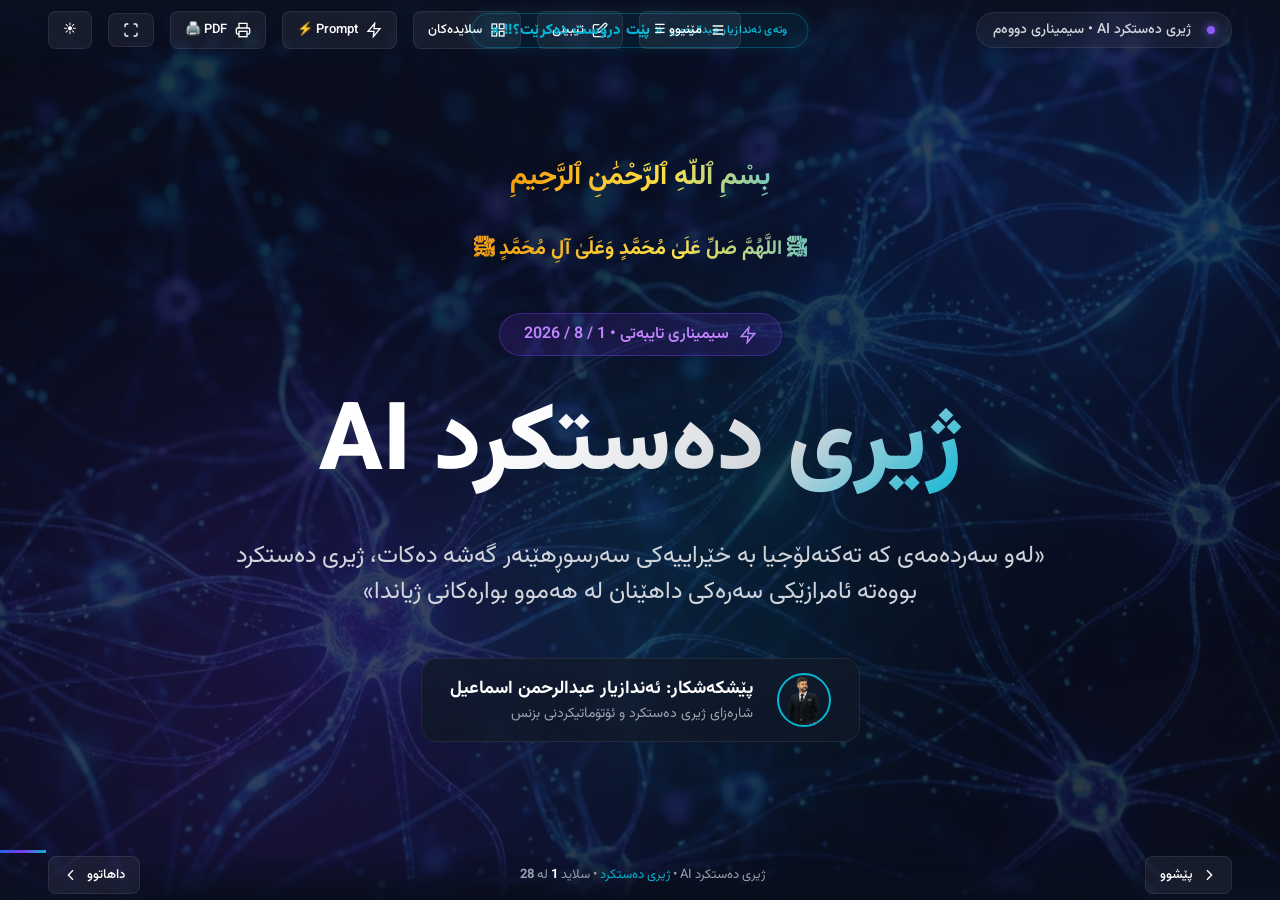
<file: seminar2.html>
<!DOCTYPE html>
<html lang="ckb" dir="rtl">
<head>
  <meta charset="UTF-8">
  <meta name="viewport" content="width=device-width, initial-scale=1.0">
  <title>ژیری دەستکرد AI — سیمیناری دووەم | ئەندازیار عبدالرحمن اسماعیل</title>
  <link rel="stylesheet" href="index.css">
  <style>
    .event-info-box {
      background: rgba(11, 16, 32, 0.85);
      border: 1px solid rgba(6, 182, 212, 0.3);
      border-radius: var(--radius-m);
      padding: 20px;
      display: flex;
      align-items: center;
      gap: 16px;
    }
    
    .event-info-icon {
      width: 48px;
      height: 48px;
      border-radius: 12px;
      background: rgba(6, 182, 212, 0.15);
      border: 1px solid rgba(6, 182, 212, 0.3);
      display: flex;
      align-items: center;
      justify-content: center;
      color: #06B6D4;
      flex-shrink: 0;
    }
    
    .event-info-text h4 {
      font-size: 14px;
      color: var(--text-muted);
      margin-bottom: 4px;
    }
    
    .event-info-text p {
      font-size: 16px;
      font-weight: 700;
      color: var(--text-white);
    }
    
    .quote-card-large {
      background: rgba(17, 24, 39, 0.8);
      backdrop-filter: blur(16px);
      border: 1px solid rgba(124, 58, 237, 0.35);
      border-radius: var(--radius-l);
      padding: 28px;
      text-align: center;
      margin-bottom: 24px;
    }
    
    .quote-card-large h3 {
      font-size: 34px;
      font-weight: 800;
      background: linear-gradient(135deg, #06B6D4, #A78BFA);
      -webkit-background-clip: text;
      -webkit-text-fill-color: transparent;
      margin: 0;
    }

    .social-links-container {
      display: flex;
      flex-wrap: wrap;
      justify-content: center;
      gap: 16px;
      margin-top: 24px;
      width: 100%;
    }

    .social-btn {
      display: flex;
      align-items: center;
      gap: 12px;
      background: rgba(17, 24, 39, 0.85);
      backdrop-filter: blur(12px);
      border: 1px solid rgba(6, 182, 212, 0.3);
      padding: 12px 24px;
      border-radius: 100px;
      color: #FFFFFF;
      text-decoration: none;
      font-size: 15px;
      font-weight: 600;
      transition: all 0.3s ease;
      box-shadow: 0 4px 15px rgba(0, 0, 0, 0.3);
    }

    .social-btn:hover {
      background: rgba(37, 99, 235, 0.3);
      border-color: #06B6D4;
      transform: translateY(-3px);
      box-shadow: 0 8px 25px rgba(6, 182, 212, 0.3);
      color: #06B6D4;
    }

    /* Prompt Tester Modal */
    .prompt-modal-overlay {
      display: none;
      position: fixed;
      inset: 0;
      background: rgba(2, 6, 23, 0.85);
      backdrop-filter: blur(12px);
      z-index: 9999;
      align-items: center;
      justify-content: center;
    }
    .prompt-modal-overlay.open { display: flex; }
    .prompt-modal-box {
      background: #0F172A;
      border: 1px solid rgba(6, 182, 212, 0.4);
      border-radius: 20px;
      padding: 32px;
      width: min(700px, 92vw);
      box-shadow: 0 0 60px rgba(6, 182, 212, 0.2);
      position: relative;
    }
    .prompt-modal-title {
      font-size: 20px;
      font-weight: 800;
      color: #F8FAFC;
      margin-bottom: 18px;
    }
    .prompt-modal-textarea {
      width: 100%;
      min-height: 100px;
      background: rgba(17, 24, 39, 0.9);
      border: 1px solid rgba(6, 182, 212, 0.3);
      border-radius: 12px;
      color: #F8FAFC;
      font-family: 'Vazirmatn', sans-serif;
      font-size: 15px;
      padding: 14px 16px;
      resize: vertical;
      direction: rtl;
      margin-bottom: 14px;
      box-sizing: border-box;
    }
    .prompt-modal-textarea:focus { outline: none; border-color: #06B6D4; }
    .prompt-modal-response {
      background: rgba(6, 182, 212, 0.06);
      border: 1px solid rgba(6, 182, 212, 0.2);
      border-radius: 12px;
      padding: 16px;
      min-height: 80px;
      color: #E2E8F0;
      font-size: 14px;
      line-height: 1.8;
      direction: rtl;
      display: none;
      margin-top: 14px;
      white-space: pre-wrap;
    }
    .prompt-modal-close {
      position: absolute;
      top: 14px;
      left: 14px;
      background: none;
      border: none;
      color: #94A3B8;
      font-size: 22px;
      cursor: pointer;
      line-height: 1;
    }
    .prompt-modal-close:hover { color: #F8FAFC; }

    /* Print Styles */
    @media print {
      .presenter-header, .presenter-footer, .bg-ambient,
      .speaker-notes-drawer, .thumbnails-sidebar,
      .prompt-modal-overlay { display: none !important; }
      body { background: white !important; }
      .slides-viewport { display: block !important; overflow: visible !important; }
      .slide { display: block !important; opacity: 1 !important;
        page-break-after: always; min-height: 100vh;
        background: #0F172A !important; color: white !important; }
      .presentation-container { display: block !important; }
    }
  </style>
</head>
<body>

  <!-- Ambient Glowing Background Orbs -->
  <div class="bg-ambient">
    <div class="ambient-orb orb-1"></div>
    <div class="ambient-orb orb-2"></div>
    <div class="ambient-orb orb-3"></div>
  </div>

  <div class="presentation-container">
    <!-- Header Bar -->
    <header class="presenter-header">
      <div class="brand-badge">
        <span class="dot" style="background: #8B5CF6; box-shadow: 0 0 10px #8B5CF6;"></span>
        <span>ژیری دەستکرد AI &bull; سیمیناری دووەم</span>
      </div>
      <div class="header-center-quote" style="text-align: center;">
        <span style="color: #06B6D4; font-size: 11px; display: block;">وتەی ئەندازیار عبدالرحمن</span>
        <span style="font-weight: 800;">« پێت دروست دەکرێت؟!! »</span>
      </div>
      <div class="header-controls">
        <!-- Dropdown Navigation Menu -->
        <div class="nav-dropdown" style="position: relative; display: inline-block;">
          <button class="btn-icon" onclick="document.getElementById('navDropdownMenu').classList.toggle('show')" title="لیستی بەشەکان و بەستەرەکان">
            <svg width="16" height="16" fill="none" stroke="currentColor" stroke-width="2" viewBox="0 0 24 24"><path d="M4 6h16M4 12h16M4 18h16"></path></svg>
            <span>مێنیوو ☰</span>
          </button>
          <div class="dropdown-menu-box" id="navDropdownMenu">
            <a href="index.html" class="dropdown-item">
              <svg width="16" height="16" fill="none" stroke="currentColor" stroke-width="2" viewBox="0 0 24 24"><path d="M3 9l9-7 9 7v11a2 2 0 01-2 2H5a2 2 0 01-2-2z"></path></svg>
              <span>🏠 پۆرتفۆلیۆ و سەرەتا</span>
            </a>
            <a href="general.html" class="dropdown-item">
              <svg width="16" height="16" fill="none" stroke="currentColor" stroke-width="2" viewBox="0 0 24 24"><path d="M19 11H5m14 0a2 2 0 012 2v6a2 2 0 01-2 2H5a2 2 0 01-2-2v-6a2 2 0 012-2m14 0V9a2 2 0 00-2-2M5 11V9a2 2 0 012-2m0 0V5a2 2 0 012-2h6a2 2 0 012 2v2M7 7h10"></path></svg>
              <span>📘 سیمیناری یەکەم (گشتی)</span>
            </a>
            <a href="ai_handbook.html" class="dropdown-item">
              <svg width="16" height="16" fill="none" stroke="currentColor" stroke-width="2" viewBox="0 0 24 24"><path d="M12 6.253v13m0-13C10.832 5.477 9.246 5 7.5 5S4.168 5.477 3 6.253v13C4.168 18.477 5.754 18 7.5 18s3.332.477 4.5 1.253m0-13C13.168 5.477 14.754 5 16.5 5c1.747 0 3.332.477 4.5 1.253v13C19.832 18.477 18.247 18 16.5 18c-1.746 0-3.332.477-4.5 1.253"></path></svg>
              <span>📖 کتێبی پرۆمپتەکان</span>
            </a>
          </div>
        </div>
        <button class="btn-icon" id="toggleNotesBtn" title="تێبینییەکانی پێشکەشکار (Key: N)">
          <svg width="16" height="16" fill="none" stroke="currentColor" stroke-width="2" viewBox="0 0 24 24"><path d="M11 4H4a2 2 0 00-2 2v14a2 2 0 002 2h14a2 2 0 002-2v-7"></path><path d="M18.5 2.5a2.121 2.121 0 013 3L12 15l-4 1 1-4 9.5-9.5z"></path></svg>
          <span>تێبینی</span>
        </button>
        <button class="btn-icon" id="toggleThumbnailsBtn" title="هەموو سلایدەکان (Key: T / ESC)">
          <svg width="16" height="16" fill="none" stroke="currentColor" stroke-width="2" viewBox="0 0 24 24"><rect x="3" y="3" width="7" height="7"></rect><rect x="14" y="3" width="7" height="7"></rect><rect x="14" y="14" width="7" height="7"></rect><rect x="3" y="14" width="7" height="7"></rect></svg>
          <span>سلایدەکان</span>
        </button>
        <button class="btn-icon" id="openPromptTesterBtn" title="تاقیکەرەوەی پرۆمپتی زیندوو (Prompt Tester)" onclick="document.getElementById('promptTesterModal').classList.add('open')">
          <svg width="16" height="16" fill="none" stroke="currentColor" stroke-width="2" viewBox="0 0 24 24"><path d="M13 2L3 14h9l-1 8 10-12h-9l1-8z"></path></svg>
          <span>Prompt ⚡</span>
        </button>
        <button class="btn-icon" id="printDeckBtn" title="پرینتی پرێزێنتەیشن بۆ PDF" onclick="window.print()">
          <svg width="16" height="16" fill="none" stroke="currentColor" stroke-width="2" viewBox="0 0 24 24"><polyline points="6 9 6 2 18 2 18 9"></polyline><path d="M6 18H4a2 2 0 01-2-2v-5a2 2 0 012-2h16a2 2 0 012 2v5a2 2 0 01-2 2h-2"></path><rect x="6" y="14" width="12" height="8"></rect></svg>
          <span>PDF 🖨️</span>
        </button>
        <button class="btn-icon" id="toggleFullscreenBtn" title="پاشاندانی ته‌واوی شاشه‌ (Key: F)">
          <svg width="16" height="16" fill="none" stroke="currentColor" stroke-width="2" viewBox="0 0 24 24"><path d="M8 3H5a2 2 0 00-2 2v3m18 0V5a2 2 0 00-2-2h-3m0 18h3a2 2 0 002-2v-3M3 16v3a2 2 0 002 2h3"></path></svg>
        </button>
        <button class="btn-icon" id="toggleThemeBtn" title="گۆڕینی دۆخی ڕووناک/تاریک (Light/Dark Mode)" onclick="toggleThemeMode()">
          <span id="themeBtnIcon">☀️</span>
        </button>
      </div>
    </header>

    <!-- Main Slide Viewport -->
    <main class="slides-viewport" id="slidesViewport">

      <!-- Slide 1: Welcome & Hero Banner -->
      <section class="slide active bg-hero-art" id="slide-1" data-notes="بەخێربێن بۆ سیمیناری ژیری دەستکرد AI بە پێشکەشکاری ئەندازیار عبدالرحمن اسماعیل. ئامانجمان تێگەیشتن لە بناغەکانی AI و بەکار‌هێنانیەتی بۆ بەرزکردنەوەی پیشەکەمان.">
        <div class="slide-content-wrapper">
          <div class="hero-wrapper">
            <div class="animated-gradient-text" style="font-size: 28px; font-weight: 700; font-family: 'Amiri', 'Traditional Arabic', 'Vazirmatn', serif; margin-bottom: 4px; line-height: 1.4;">
              بِسْمِ ٱللَّهِ ٱلرَّحْمَٰنِ ٱلرَّحِيمِ
            </div>
            <div class="animated-gradient-text" style="font-size: 20px; font-weight: 700; font-family: 'Amiri', 'Traditional Arabic', 'Vazirmatn', serif; margin-bottom: 16px;">
              ﷺ  اللَّهُمَّ صَلِّ عَلَىٰ مُحَمَّدٍ وَعَلَىٰ آلِ مُحَمَّدٍ  ﷺ
            </div>
            <div class="hero-tag" style="background: rgba(124, 58, 237, 0.15); border-color: rgba(124, 58, 237, 0.4); color: #C084FC;">
              <svg width="18" height="18" fill="none" stroke="currentColor" stroke-width="2" viewBox="0 0 24 24"><path d="M13 2L3 14h9l-1 8 10-12h-9l1-8z"></path></svg>
              <span>سیمیناری تایبەتی &bull; 1 / 8 / 2026</span>
            </div>
            <h1 class="hero-title">ژیری دەستکرد AI</h1>
            <p class="hero-subtitle">«لەو سەردەمەی کە تەکنەلۆجیا بە خێراییەکی سەرسوڕهێنەر گەشە دەکات، ژیری دەستکرد بووەتە ئامرازێکی سەرەکی داهێنان لە هەموو بوارەکانی ژیاندا»</p>

            <div class="hero-presenter">
              <img src="assets/image/agha.png" alt="ئەندازیار عبدالرحمن اسماعیل" style="width: 54px; height: 54px; border-radius: 50%; object-fit: cover; border: 2px solid #06B6D4;">
              <div class="presenter-text">
                <div class="presenter-name">پێشکەشکار: ئەندازیار عبدالرحمن اسماعیل</div>
                <div class="presenter-role">شارەزای ژیری دەستکرد و ئۆتۆماتیکردنی بزنس</div>
              </div>
            </div>
          </div>
        </div>
      </section>

      <!-- Slide 2: Presenter & Personal Quote -->
      <section class="slide" id="slide-2" data-notes="پێشکەشکاری سیمینارەکە و وتەی سەرەکی. 'پێت دروست دەکرێت؟!!' ئاماژەیە بۆ توانای تەکنەلۆجیا و دروستکردنی کارە ئاڵۆزەکان بە AI.">
        <div class="slide-content-wrapper">
          <div class="slide-header">
            <span class="slide-category">پێشەکی و وتە</span>
            <h2 class="slide-title">دەربارەی پێشکەشکار و دروشمی سیمینار</h2>
          </div>

          <div class="quote-card-large">
            <span style="color: #06B6D4; font-size: 14px; font-weight: 700; display: block; margin-bottom: 6px;">وتەی ئەندازیار عبدالرحمن</span>
            <h3 style="font-size: 26px; font-weight: 900; color: #FFFFFF;">« پێت دروست دەکرێت؟!! »</h3>
          </div>

          <div class="grid-12">
            <div class="glass-card card-accent-blue" style="grid-column: span 6;">
              <h3 class="card-title">ئەندازیار عبدالرحمن اسماعیل</h3>
              <p class="card-body">ئەندازیاری سیستەمی زانیاری، IT Manager، گەشەپێدەری وێب و ڕاهێنەری بواری ژیری دەستکرد بە زیاتر لە ٥ ساڵ ئەزموونی وانەوتنەوە.</p>
            </div>
            <div class="glass-card card-accent-cyan" style="grid-column: span 6;">
              <h3 class="card-title">ئامانجی پێشکەشکردن</h3>
              <p class="card-body">دابینکردنی تێگەیشتنێکی بەهێز و پراکتیکی بۆ بەشداربووان تا بتوانن ژیری دەستکرد بکەنە هاوکاری یەکەمیان لە ئیش و کارەکانیاندا.</p>
            </div>
          </div>
        </div>
      </section>

      <!-- Slide 3: Seminar Summary (پوختەی سیمینار) -->
      <section class="slide" id="slide-3" data-notes="پوختەی سیمینارەکە ئاماژە بەوە دەکات کە AI ئامرازی سەرەکی داهێنانە لە هەموو بوارەکاندا.">
        <div class="slide-content-wrapper">
          <div class="slide-header">
            <span class="slide-category">پوختە</span>
            <h2 class="slide-title">پوختەی سیمینارەکە</h2>
          </div>

          <div class="glass-card card-accent-purple" style="padding: 32px; margin-bottom: 24px;">
            <p style="font-size: 18px; line-height: 1.8; color: var(--text-white);">
              « لەو سەردەمەی کە تەکنەلۆجیا بە خێراییەکی سەرسوڕهێنەر گەشە دەکات، ژیری دەستکرد (AI) بووەتە ئامرازێکی سەرەکی داهێنان لە هەموو بوارەکانی ژیاندا. ئەم سیمینارە تیشک دەخاتە سەر تێگەیشتن لە بناغەکانی AI، و چۆنیەتی سوودوەرگرتن لێی بۆ بەرزکردنەوەی پیشەکەمان. »
            </p>
          </div>

          <div class="grid-12">
            <div class="glass-card card-accent-blue" style="grid-column: span 4;">
              <h3 class="card-title">⚡ خێرایی گەشەکردن</h3>
              <p class="card-body">تەکنەلۆجیا بە خێراییەکی پێوانەیی گەشە دەکات و ڕۆژانە ئامرازی نوێ دەردەکەوێت.</p>
            </div>
            <div class="glass-card card-accent-cyan" style="grid-column: span 4;">
              <h3 class="card-title">💡 ئامرازی داهێنان</h3>
              <p class="card-body">ژیری دەستکرد تەنها ئۆتۆماتیکردن نییە، بەڵکو هۆکاری سەرەکی داهێنانی نوێیە.</p>
            </div>
            <div class="glass-card card-accent-purple" style="grid-column: span 4;">
              <h3 class="card-title">🚀 بەرزکردنەوەی پیشە</h3>
              <p class="card-body">بەکارهێنانی دروستی AI کوالێتی و خێرایی کارکردنی کارمەندان بەرز دەکاتەوە.</p>
            </div>
          </div>
        </div>
      </section>

      <!-- Slide 4: Topics Overview (تەوەرەکانی سیمینار) -->
      <section class="slide" id="slide-4" data-notes="٥ تەوەرەی سەرەکی سیمینارەکە: ناساندنی AI، قۆناغەکانی گەشەکردن، کاریگەری لەسەر بازاڕی کار، بەکارهێنانی کردەیی، و ئەخلاقیات.">
        <div class="slide-content-wrapper">
          <div class="slide-header">
            <span class="slide-category">پێڕست</span>
            <h2 class="slide-title">تەوەرەکانی سیمینار (٥ بەشی سەرەکی)</h2>
          </div>

          <div class="grid-12">
            <div class="glass-card card-accent-blue" style="grid-column: span 4;">
              <div class="card-number">تەوەرەی ١</div>
              <h3 class="card-title">ناساندنی ژیری دەستکرد</h3>
              <p class="card-body">چییە و چۆن کار دەکات؟ بنەما زانستی و فکرییەکان.</p>
            </div>
            <div class="glass-card card-accent-purple" style="grid-column: span 4;">
              <div class="card-number">تەوەرەی ٢</div>
              <h3 class="card-title">قۆناغەکانی گەشەسەندنی AI</h3>
              <p class="card-body">لە فێربوون و نوسینی پرۆمپت، تا جیاکردنەوەی پرۆمپتی بەهێز و لاواز.</p>
            </div>
            <div class="glass-card card-accent-cyan" style="grid-column: span 4;">
              <div class="card-number">تەوەرەی ٣</div>
              <h3 class="card-title">کاریگەری لەسەر بازاڕی کار</h3>
              <p class="card-body">ئایا AI شوێنی مرۆڤ دەگرێتەوە یان هاوکاری دەکات؟</p>
            </div>
            <div class="glass-card card-accent-purple" style="grid-column: span 6;">
              <div class="card-number">تەوەرەی ٤</div>
              <h3 class="card-title">بەکارهێنانە کردەییەکان (Practical Uses)</h3>
              <p class="card-body">چۆن دەتوانین AI لە کار و ژیانی ڕۆژانەدا بە شێوەیەکی کرداری بەکاربهێنین.</p>
            </div>
            <div class="glass-card card-accent-cyan" style="grid-column: span 6;">
              <div class="card-number">تەوەرەی ٥</div>
              <h3 class="card-title">ئەخلاقیات و ئاسایشی داتا</h3>
              <p class="card-body">ڕووبەڕووبوونەوەی کێشەکانی ئاسایشی داتا، هەڵەکانی AI (Hallucinations).</p>
            </div>
          </div>
        </div>
      </section>

      <!-- Slide 5: Topic 1 - Writing Tools -->
      <section class="slide" id="slide-5" data-notes="تەوەرەی یەکەم: ئامرازەکانی نووسین Writing بەکارهێنانی ChatGPT, Claude, DeepSeek, Qwen, Gemini و ViralSky.">
        <div class="slide-content-wrapper">
          <div class="slide-header">
            <span class="slide-category">تەوەرەی ١ &bull; ٠١ نووسین (Writing)</span>
            <h2 class="slide-title">ئامرازەکانی نووسین و تێکست (Writing AI Tools)</h2>
          </div>

          <div class="grid-12">
            <!-- ChatGPT -->
            <div class="glass-card card-accent-blue" style="grid-column: span 4; display: flex; flex-direction: column; justify-content: space-between;">
              <div>
                <div class="card-number">ChatGPT</div>
                <h3 class="card-title">نووسین و شیکاری گشتی</h3>
                <p class="card-body">نووسینی دەق، پلان، مێشکبەکارخستن و دروستکردنی Custom GPTs.</p>
              </div>
              <div style="margin-top: 14px;">
                <a href="https://chatgpt.com" target="_blank" class="seminar-btn" style="padding: 6px 14px; font-size: 12px; width: fit-content;">chatgpt.com ➔</a>
              </div>
            </div>

            <!-- Claude -->
            <div class="glass-card card-accent-purple" style="grid-column: span 4; display: flex; flex-direction: column; justify-content: space-between;">
              <div>
                <div class="card-number">Claude</div>
                <h3 class="card-title">PDF و نووسینی فەرمی</h3>
                <p class="card-body">نووسینی فەرمی، خوێندنەوەی فایلی PDF ی درێژ و نووسینی زانستی.</p>
              </div>
              <div style="margin-top: 14px;">
                <a href="https://claude.ai" target="_blank" class="seminar-btn" style="padding: 6px 14px; font-size: 12px; width: fit-content; background: rgba(124, 58, 237, 0.2); border-color: rgba(124, 58, 237, 0.4); color: #C084FC;">claude.ai ➔</a>
              </div>
            </div>

            <!-- DeepSeek -->
            <div class="glass-card card-accent-cyan" style="grid-column: span 4; display: flex; flex-direction: column; justify-content: space-between;">
              <div>
                <div class="card-number">DeepSeek</div>
                <h3 class="card-title">شیکاری و کۆدکردن</h3>
                <p class="card-body">مۆدێلی نوێی زۆر بەهێز لە شیکاری زمانی ئاڵۆز، نووسین و فێربوون.</p>
              </div>
              <div style="margin-top: 14px;">
                <a href="https://chat.deepseek.com" target="_blank" class="seminar-btn" style="padding: 6px 14px; font-size: 12px; width: fit-content;">deepseek.com ➔</a>
              </div>
            </div>

            <!-- Qwen -->
            <div class="glass-card card-accent-blue" style="grid-column: span 4; display: flex; flex-direction: column; justify-content: space-between;">
              <div>
                <div class="card-number">Qwen</div>
                <h3 class="card-title">مۆدێلی زمانی گەورە</h3>
                <p class="card-body">مۆدێلی ئەلیبابا بۆ تێگەیشتنی زمانەکان و نووسینی فرە-زمانی.</p>
              </div>
              <div style="margin-top: 14px;">
                <a href="https://chat.qwenlm.ai" target="_blank" class="seminar-btn" style="padding: 6px 14px; font-size: 12px; width: fit-content;">qwenlm.ai ➔</a>
              </div>
            </div>

            <!-- Gemini -->
            <div class="glass-card card-accent-purple" style="grid-column: span 4; display: flex; flex-direction: column; justify-content: space-between;">
              <div>
                <div class="card-number">Gemini</div>
                <h3 class="card-title">گووگڵ & بەڵگەنامەکان</h3>
                <p class="card-body">ژیری دەستکردی گووگڵ بەستراوەتەوە بە Google Docs, Gmail & Drive.</p>
              </div>
              <div style="margin-top: 14px;">
                <a href="https://gemini.google.com" target="_blank" class="seminar-btn" style="padding: 6px 14px; font-size: 12px; width: fit-content; background: rgba(124, 58, 237, 0.2); border-color: rgba(124, 58, 237, 0.4); color: #C084FC;">gemini.google.com ➔</a>
              </div>
            </div>

            <!-- ViralSky -->
            <div class="glass-card card-accent-cyan" style="grid-column: span 4; display: flex; flex-direction: column; justify-content: space-between;">
              <div>
                <div class="card-number">ViralSky</div>
                <h3 class="card-title">پۆستی ڤایرال & محتەوا</h3>
                <p class="card-body">دروستکردنی محتەوا و پۆستی سەرنجڕاکێش بۆ سۆشیال میدیا.</p>
              </div>
              <div style="margin-top: 14px;">
                <a href="https://viralsky.ai" target="_blank" class="seminar-btn" style="padding: 6px 14px; font-size: 12px; width: fit-content;">viralsky.ai ➔</a>
              </div>
            </div>
          </div>
        </div>
      </section>

      <!-- Slide 6: Topic 1 - Design Tools -->
      <section class="slide" id="slide-6" data-notes="تەوەرەی یەکەم: ئامرازەکانی دیزاین Design بەکارهێنانی Sky Snail, Canva, Figma, Designs AI, Stitch و Photoshop.">
        <div class="slide-content-wrapper">
          <div class="slide-header">
            <span class="slide-category">تەوەرەی ١ &bull; ٠٢ دیزاین (Design)</span>
            <h2 class="slide-title">ئامرازەکانی دیزاین و گرافیک (Design AI Tools)</h2>
          </div>

          <div class="grid-12">
            <!-- Sky Snail -->
            <div class="glass-card card-accent-blue" style="grid-column: span 4; display: flex; flex-direction: column; justify-content: space-between;">
              <div>
                <div class="card-number">Sky Snail</div>
                <h3 class="card-title">دیزاین و گرافیکی AI</h3>
                <p class="card-body">دروستکردنی وێنە و دیزاینی سەردەمیانە بە ژیری دەستکرد.</p>
              </div>
              <div style="margin-top: 14px;">
                <a href="https://skysnail.ai" target="_blank" class="seminar-btn" style="padding: 6px 14px; font-size: 12px; width: fit-content;">skysnail.ai ➔</a>
              </div>
            </div>

            <!-- Canva -->
            <div class="glass-card card-accent-purple" style="grid-column: span 4; display: flex; flex-direction: column; justify-content: space-between;">
              <div>
                <div class="card-number">Canva</div>
                <h3 class="card-title">Magic Design & پۆستەر</h3>
                <p class="card-body">دیزاینی گرافیک، پۆستەر و پرێزێنتەیشن بە Magic Studio.</p>
              </div>
              <div style="margin-top: 14px;">
                <a href="https://www.canva.com" target="_blank" class="seminar-btn" style="padding: 6px 14px; font-size: 12px; width: fit-content; background: rgba(124, 58, 237, 0.2); border-color: rgba(124, 58, 237, 0.4); color: #C084FC;">canva.com ➔</a>
              </div>
            </div>

            <!-- Figma -->
            <div class="glass-card card-accent-cyan" style="grid-column: span 4; display: flex; flex-direction: column; justify-content: space-between;">
              <div>
                <div class="card-number">Figma</div>
                <h3 class="card-title">UI/UX & Figma AI</h3>
                <p class="card-body">دیزاینی ناوبەست ی (UI/UX) ماڵپەڕ و ئەپ بە Figma AI.</p>
              </div>
              <div style="margin-top: 14px;">
                <a href="https://www.figma.com" target="_blank" class="seminar-btn" style="padding: 6px 14px; font-size: 12px; width: fit-content;">figma.com ➔</a>
              </div>
            </div>

            <!-- Designs AI -->
            <div class="glass-card card-accent-blue" style="grid-column: span 4; display: flex; flex-direction: column; justify-content: space-between;">
              <div>
                <div class="card-number">Designs AI</div>
                <h3 class="card-title">لۆگۆ & براندینگ</h3>
                <p class="card-body">دروستکردنی لۆگۆ، ڤیدیۆ، ڕەنگ و دیزاینی براند بە خێرایی.</p>
              </div>
              <div style="margin-top: 14px;">
                <a href="https://designs.ai" target="_blank" class="seminar-btn" style="padding: 6px 14px; font-size: 12px; width: fit-content;">designs.ai ➔</a>
              </div>
            </div>

            <!-- Stitch -->
            <div class="glass-card card-accent-purple" style="grid-column: span 4; display: flex; flex-direction: column; justify-content: space-between;">
              <div>
                <div class="card-number">Stitch</div>
                <h3 class="card-title">قالب & فۆرماتی دیزاین</h3>
                <p class="card-body">ئامرازی دروستکردنی دیزاین و فۆرماتی نوێ بە AI.</p>
              </div>
              <div style="margin-top: 14px;">
                <a href="https://stitch.design" target="_blank" class="seminar-btn" style="padding: 6px 14px; font-size: 12px; width: fit-content; background: rgba(124, 58, 237, 0.2); border-color: rgba(124, 58, 237, 0.4); color: #C084FC;">stitch.design ➔</a>
              </div>
            </div>

            <!-- Photoshop -->
            <div class="glass-card card-accent-cyan" style="grid-column: span 4; display: flex; flex-direction: column; justify-content: space-between;">
              <div>
                <div class="card-number">Photoshop</div>
                <h3 class="card-title">Generative Fill</h3>
                <p class="card-body">دەستکاریکردن و دروستکردنی وێنە بە Generative Fill ی ئادۆبی.</p>
              </div>
              <div style="margin-top: 14px;">
                <a href="https://www.adobe.com/products/photoshop.html" target="_blank" class="seminar-btn" style="padding: 6px 14px; font-size: 12px; width: fit-content;">adobe.com ➔</a>
              </div>
            </div>
          </div>
        </div>
      </section>

      <!-- Slide 7: Topic 1 - Video Tools -->
      <section class="slide" id="slide-7" data-notes="تەوەرەی یەکەم: ئامرازەکانی ڤیدیۆ Video بەکارهێنانی Edits, CapCut, Runway, Kaiber AI و Kling AI.">
        <div class="slide-content-wrapper">
          <div class="slide-header">
            <span class="slide-category">تەوەرەی ١ &bull; ٠٣ ڤیدیۆ (Video)</span>
            <h2 class="slide-title">ئامرازەکانی ڤیدیۆ و ئەنیمەیشن (Video AI Tools)</h2>
          </div>

          <div class="grid-12">
            <!-- Edits -->
            <div class="glass-card card-accent-blue" style="grid-column: span 4; display: flex; flex-direction: column; justify-content: space-between;">
              <div>
                <div class="card-number">Edits</div>
                <h3 class="card-title">ئۆتۆماتیکردنی مۆنتاژ</h3>
                <p class="card-body">ئۆتۆماتیکردنی بڕین و دەستکاریکردنی ڤیدیۆ بە ژیری دەستکرد.</p>
              </div>
              <div style="margin-top: 14px;">
                <a href="https://edits.ai" target="_blank" class="seminar-btn" style="padding: 6px 14px; font-size: 12px; width: fit-content;">edits.ai ➔</a>
              </div>
            </div>

            <!-- CapCut -->
            <div class="glass-card card-accent-purple" style="grid-column: span 4; display: flex; flex-direction: column; justify-content: space-between;">
              <div>
                <div class="card-number">CapCut</div>
                <h3 class="card-title">ژێرنووس & کاریگەرییەکان</h3>
                <p class="card-body">ژێرنووسی ئۆتۆماتیکی، لادانی باکگراوند و کاریگەرییە ژیرەکان.</p>
              </div>
              <div style="margin-top: 14px;">
                <a href="https://www.capcut.com" target="_blank" class="seminar-btn" style="padding: 6px 14px; font-size: 12px; width: fit-content; background: rgba(124, 58, 237, 0.2); border-color: rgba(124, 58, 237, 0.4); color: #C084FC;">capcut.com ➔</a>
              </div>
            </div>

            <!-- Runway -->
            <div class="glass-card card-accent-cyan" style="grid-column: span 4; display: flex; flex-direction: column; justify-content: space-between;">
              <div>
                <div class="card-number">Runway</div>
                <h3 class="card-title">Gen-3 Text-to-Video</h3>
                <p class="card-body">دروستکردنی ڤیدیۆی کوالێتی بەرز لە دەق و وێنەوە بە مۆدێلی Gen-3.</p>
              </div>
              <div style="margin-top: 14px;">
                <a href="https://runwayml.com" target="_blank" class="seminar-btn" style="padding: 6px 14px; font-size: 12px; width: fit-content;">runwayml.com ➔</a>
              </div>
            </div>

            <!-- Kaiber AI -->
            <div class="glass-card card-accent-blue" style="grid-column: span 6; display: flex; flex-direction: column; justify-content: space-between;">
              <div>
                <div class="card-number">Kaiber AI</div>
                <h3 class="card-title">ئەنیمەیشن & ئارت</h3>
                <p class="card-body">دروستکردنی ڤیدیۆی ئەنیمەیشن و ئارت لەسەر مۆسیقا و وێنەکان.</p>
              </div>
              <div style="margin-top: 14px;">
                <a href="https://kaiber.ai" target="_blank" class="seminar-btn" style="padding: 6px 14px; font-size: 12px; width: fit-content;">kaiber.ai ➔</a>
              </div>
            </div>

            <!-- Kling AI -->
            <div class="glass-card card-accent-purple" style="grid-column: span 6; display: flex; flex-direction: column; justify-content: space-between;">
              <div>
                <div class="card-number">Kling AI</div>
                <h3 class="card-title">ڤیدیۆی فۆتۆڕیالیستیک</h3>
                <p class="card-body">مۆدێلی دروستکردنی ڤیدیۆی فۆتۆڕیالیستیک بە کیفیت و جوڵەی زۆر سروشتی.</p>
              </div>
              <div style="margin-top: 14px;">
                <a href="https://klingai.com" target="_blank" class="seminar-btn" style="padding: 6px 14px; font-size: 12px; width: fit-content; background: rgba(124, 58, 237, 0.2); border-color: rgba(124, 58, 237, 0.4); color: #C084FC;">klingai.com ➔</a>
              </div>
            </div>
          </div>
        </div>
      </section>

      <!-- Slide 8: Topic 1 - Ideas Tools -->
      <section class="slide" id="slide-8" data-notes="تەوەرەی یەکەم: ئامرازەکانی دۆزینەوەی بیرۆکە Ideas بەکارهێنانی Google Trends, Reddit, Startup, ChatGPT و Answer Socrates.">
        <div class="slide-content-wrapper">
          <div class="slide-header">
            <span class="slide-category">تەوەرەی ١ &bull; ٠٤ بیرۆکە (Ideas 💡)</span>
            <h2 class="slide-title">ئامرازەکانی دۆزینەوەی بیرۆکە (Idea Generation)</h2>
          </div>

          <div class="grid-12">
            <!-- Google Trends -->
            <div class="glass-card card-accent-blue" style="grid-column: span 4; display: flex; flex-direction: column; justify-content: space-between;">
              <div>
                <div class="card-number">Google Trends</div>
                <h3 class="card-title">ترێندەکانی جیهان</h3>
                <p class="card-body">دۆزینەوەی گەرمترین بابەتەکان و ترێندەکانی گەڕان لەسەر ئاستی جیهان.</p>
              </div>
              <div style="margin-top: 14px;">
                <a href="https://trends.google.com" target="_blank" class="seminar-btn" style="padding: 6px 14px; font-size: 12px; width: fit-content;">trends.google.com ➔</a>
              </div>
            </div>

            <!-- Reddit -->
            <div class="glass-card card-accent-purple" style="grid-column: span 4; display: flex; flex-direction: column; justify-content: space-between;">
              <div>
                <div class="card-number">Reddit</div>
                <h3 class="card-title">پرسیاری ڕاستەقینەی خەڵک</h3>
                <p class="card-body">سەرچاوەی دەولەمەندی پرسیاری خەڵک و دۆزینەوەی بیرۆکەی نوێ.</p>
              </div>
              <div style="margin-top: 14px;">
                <a href="https://www.reddit.com" target="_blank" class="seminar-btn" style="padding: 6px 14px; font-size: 12px; width: fit-content; background: rgba(124, 58, 237, 0.2); border-color: rgba(124, 58, 237, 0.4); color: #C084FC;">reddit.com ➔</a>
              </div>
            </div>

            <!-- Startup Ideas -->
            <div class="glass-card card-accent-cyan" style="grid-column: span 4; display: flex; flex-direction: column; justify-content: space-between;">
              <div>
                <div class="card-number">Startup Ideas</div>
                <h3 class="card-title">بیرۆکەی بزنس</h3>
                <p class="card-body">دۆزینەوەی بیرۆکەی نوێی بزنس و پڕۆژە تەکنەلۆجییەکان لە جیهاندا.</p>
              </div>
              <div style="margin-top: 14px;">
                <a href="https://startups.com" target="_blank" class="seminar-btn" style="padding: 6px 14px; font-size: 12px; width: fit-content;">startups.com ➔</a>
              </div>
            </div>

            <!-- ChatGPT -->
            <div class="glass-card card-accent-blue" style="grid-column: span 6; display: flex; flex-direction: column; justify-content: space-between;">
              <div>
                <div class="card-number">ChatGPT</div>
                <h3 class="card-title">مێشکبەکارخستن (Brainstorming)</h3>
                <p class="card-body">دروستکردنی سەدان بیرۆکەی نوێ و فرەبوار لە چەند چڕکەیەکدا.</p>
              </div>
              <div style="margin-top: 14px;">
                <a href="https://chatgpt.com" target="_blank" class="seminar-btn" style="padding: 6px 14px; font-size: 12px; width: fit-content;">chatgpt.com ➔</a>
              </div>
            </div>

            <!-- Answer Socrates -->
            <div class="glass-card card-accent-purple" style="grid-column: span 6; display: flex; flex-direction: column; justify-content: space-between;">
              <div>
                <div class="card-number">Answer Socrates</div>
                <h3 class="card-title">پرسیارەکانی گووگڵ</h3>
                <p class="card-body">دۆزینەوەی ئەو پرسیارانەی خەڵک لە گووگڵ دەیپرسن لەسەر هەر بابەتێک.</p>
              </div>
              <div style="margin-top: 14px;">
                <a href="https://answersocrates.com" target="_blank" class="seminar-btn" style="padding: 6px 14px; font-size: 12px; width: fit-content; background: rgba(124, 58, 237, 0.2); border-color: rgba(124, 58, 237, 0.4); color: #C084FC;">answersocrates.com ➔</a>
              </div>
            </div>
          </div>
        </div>
      </section>

      <!-- Slide: AI Apps Pyramid 2026 -->
      <section class="slide" id="slide-pyramid-2026" data-notes="پیرامیدی باشترین ئەپەکانی ژیری دەستکرد بۆ ساڵی 2026: دابەشکاری ٦ ئاستی سەرەکی بۆ ئامرازەکان لە لووتکەوە تا بنەمای ئۆتۆماتیکردن.">
        <div class="slide-content-wrapper" style="max-width: 1000px;">
          <div class="slide-header" style="text-align: center; margin-bottom: 16px;">
            <span class="slide-category" style="background: rgba(168, 85, 247, 0.2); color: #C084FC; border-color: rgba(168, 85, 247, 0.4);">پیرامیدی تەکنەلۆجیا 2026</span>
            <h2 class="slide-title" style="font-size: 26px;">The Best AI Apps for 2026</h2>
            <p style="font-size: 14px; color: var(--text-muted); margin-top: 4px;">دابەشکردنی باشترین ئامرازەکانی AI بەپێی ئاست و پسپۆڕییەکان (لووتکە تا ژێرخان)</p>
          </div>

          <div class="pyramid-wrapper">
            <!-- Tier 1: General Assistants -->
            <div class="pyramid-tier-container">
              <div class="pyramid-tier pyramid-tier-1">
                <a href="https://claude.ai" target="_blank" class="pyramid-badge" style="border-color: rgba(168, 85, 247, 0.5); color: #E9D5FF;">✴️ Claude</a>
                <a href="https://chatgpt.com" target="_blank" class="pyramid-badge" style="border-color: rgba(16, 185, 129, 0.5); color: #6EE7B7;">✳️ ChatGPT</a>
                <a href="https://www.perplexity.ai" target="_blank" class="pyramid-badge" style="border-color: rgba(6, 182, 212, 0.5); color: #67E8F9;">🌐 Perplexity</a>
              </div>
              <span class="pyramid-label">General Assistants</span>
            </div>

            <!-- Tier 2: Development / Programming -->
            <div class="pyramid-tier-container">
              <div class="pyramid-tier pyramid-tier-2">
                <a href="https://cursor.com" target="_blank" class="pyramid-badge">💻 Cursor</a>
                <a href="https://lovable.dev" target="_blank" class="pyramid-badge">🧡 Lovable</a>
                <a href="https://replit.com" target="_blank" class="pyramid-badge">⚡ Replit</a>
                <a href="https://base44.ai" target="_blank" class="pyramid-badge">🍊 Base44</a>
              </div>
              <span class="pyramid-label">Development / Coding</span>
            </div>

            <!-- Tier 3: Content Creation -->
            <div class="pyramid-tier-container">
              <div class="pyramid-tier pyramid-tier-3">
                <a href="https://manus.im" target="_blank" class="pyramid-badge">🤲 Manus AI</a>
                <a href="https://www.heygen.com" target="_blank" class="pyramid-badge">💎 HeyGen</a>
                <a href="https://www.synthesia.io" target="_blank" class="pyramid-badge">🎥 Synthesia</a>
                <a href="https://www.descript.com" target="_blank" class="pyramid-badge">🎧 Descript</a>
                <a href="https://www.opus.pro" target="_blank" class="pyramid-badge">🎬 Opus Clip</a>
                <a href="https://www.beehiiv.com" target="_blank" class="pyramid-badge">🐝 Beehiiv</a>
              </div>
              <span class="pyramid-label">Content Creation</span>
            </div>

            <!-- Tier 4: Productivity -->
            <div class="pyramid-tier-container">
              <div class="pyramid-tier pyramid-tier-4">
                <a href="https://www.grammarly.com" target="_blank" class="pyramid-badge">🟢 Grammarly</a>
                <a href="https://notebooklm.google.com" target="_blank" class="pyramid-badge">📚 NotebookLM</a>
                <a href="https://otio.ai" target="_blank" class="pyramid-badge">🟣 Otio AI</a>
                <a href="https://gamma.app" target="_blank" class="pyramid-badge">📊 Gamma</a>
                <a href="https://granola.ai" target="_blank" class="pyramid-badge">🥣 Granola</a>
                <a href="https://superhuman.com" target="_blank" class="pyramid-badge">✉️ Superhuman</a>
                <a href="https://wisprflow.ai" target="_blank" class="pyramid-badge">🎙️ Wispr Flow</a>
              </div>
              <span class="pyramid-label">Productivity</span>
            </div>

            <!-- Tier 5: Creativity & Media -->
            <div class="pyramid-tier-container">
              <div class="pyramid-tier pyramid-tier-5">
                <a href="https://elevenlabs.io" target="_blank" class="pyramid-badge">🗣️ ElevenLabs</a>
                <a href="https://suno.com" target="_blank" class="pyramid-badge">🎵 Suno</a>
                <a href="https://www.midjourney.com" target="_blank" class="pyramid-badge">🎨 Midjourney</a>
                <a href="https://runwayml.com" target="_blank" class="pyramid-badge">🎬 Runway</a>
                <a href="https://klingai.com" target="_blank" class="pyramid-badge">🌀 Kling</a>
                <a href="https://pika.art" target="_blank" class="pyramid-badge">🐰 Pika Labs</a>
                <a href="https://www.figma.com" target="_blank" class="pyramid-badge">🖌️ Figma</a>
                <a href="https://www.canva.com" target="_blank" class="pyramid-badge">✨ Canva</a>
                <a href="https://deepmind.google/technologies/veo/" target="_blank" class="pyramid-badge">🎥 Google Veo</a>
                <a href="https://higgsfield.ai" target="_blank" class="pyramid-badge">⚡ Higgsfield</a>
              </div>
              <span class="pyramid-label">Creativity & Media</span>
            </div>

            <!-- Base: Automation & Infrastructure -->
            <div class="pyramid-tier-container">
              <div class="pyramid-tier pyramid-base">
                <a href="https://softr.io" target="_blank" class="pyramid-badge">📱 Softr</a>
                <a href="https://n8n.io" target="_blank" class="pyramid-badge">🔗 n8n</a>
                <a href="https://zapier.com" target="_blank" class="pyramid-badge">⚡ Zapier</a>
                <a href="https://lindy.ai" target="_blank" class="pyramid-badge">🤖 Lindy AI</a>
                <a href="https://docs.anthropic.com/en/docs/agents-and-tools/claude-code" target="_blank" class="pyramid-badge">✳️ Claude Code</a>
                <a href="https://chatbase.co" target="_blank" class="pyramid-badge">💬 Chatbase</a>
                <a href="https://gemini.google.com" target="_blank" class="pyramid-badge">✨ Gemini</a>
                <a href="https://www.notion.so/product/ai" target="_blank" class="pyramid-badge">📝 Notion AI</a>
                <a href="https://apify.com" target="_blank" class="pyramid-badge">🕷️ Apify</a>
                <a href="https://clay.com" target="_blank" class="pyramid-badge">🧱 Clay</a>
              </div>
              <span class="pyramid-label">Automation & Agents</span>
            </div>

          </div>
        </div>
      </section>

      <!-- Slide 6b: Prompt Engineering Comparison with Copy Buttons -->
      <section class="slide" id="slide-6b" data-notes="ئەندازیاری پرۆمپت و نیشاندانی پرۆمپتی لاواز، ناوەند و بەهێز. دوگمەی کردنەوەی کتێبخانەی پرۆمپتەکان لێرەیە.">
        <div class="slide-content-wrapper">
          <div class="slide-header">
            <span class="slide-category">تەوەرەی ٢</span>
            <h2 class="slide-title">ئەندازیاری پرۆمپت — پرۆمپتی بەهێز بەرامبەر لاواز</h2>
          </div>

          <div class="comparison-container">
            <div class="comparison-card weak">
              <div class="comparison-badge">
                <svg width="16" height="16" fill="none" stroke="currentColor" stroke-width="2" viewBox="0 0 24 24"><circle cx="12" cy="12" r="10"></circle><line x1="15" y1="9" x2="9" y2="15"></line><line x1="9" y1="9" x2="15" y2="15"></line></svg>
                <span>پرۆمپتی لاواز (Weak Prompt)</span>
              </div>
              <div class="prompt-code-box">
                «بابەتێکم بۆ بنووسە دەربارەی ژیری دەستکرد.»
                <button class="copy-prompt-btn" title="کۆپیکردنی پرۆمپت" onclick="navigator.clipboard.writeText('بابەتێکم بۆ بنووسە دەربارەی ژیری دەستکرد.'); this.classList.add('copied'); setTimeout(()=>this.classList.remove('copied'), 2000);">
                  <svg width="12" height="12" fill="none" stroke="currentColor" stroke-width="2" viewBox="0 0 24 24"><rect x="9" y="9" width="13" height="13" rx="2" ry="2"></rect><path d="M5 15H4a2 2 0 0 1-2-2V4a2 2 0 0 1 2-2h9a2 2 0 0 1 2 2v1"></path></svg>
                  <span>کۆپی</span>
                </button>
              </div>
              <p class="card-body" style="color: #FCA5A5;">کێشە: ناڕوون و گشتییە، AI نازانێت بۆ کێ و بە چ ئاستێک دەنووسرێت.</p>
            </div>

            <div class="comparison-card strong">
              <div class="comparison-badge">
                <svg width="16" height="16" fill="none" stroke="currentColor" stroke-width="2" viewBox="0 0 24 24"><path d="M22 11.08V12a10 10 0 11-5.93-9.14"></path><polyline points="22 4 12 14.01 9 11.01"></polyline></svg>
                <span>پرۆمپتی بەهێز (Strong Prompt)</span>
              </div>
              <div class="prompt-code-box">
                «تۆ مامۆستایەکیت. کورتەیەکی ٣٠٠ وشەیی فەرمی بنووسە بۆ خوێندکارانی زانکۆ بە کوردی سۆرانی دەربارەی سوودەکانی ژیری دەستکرد لە نووسینی ڕاپۆرتدا، بە خاڵ و سەرناو.»
                <button class="copy-prompt-btn" title="کۆپیکردنی پرۆمپت" onclick="navigator.clipboard.writeText('تۆ مامۆستایەکیت. کورتەیەکی ٣٠٠ وشەیی فەرمی بنووسە بۆ خوێندکارانی زانکۆ بە کوردی سۆرانی دەربارەی سوودەکانی ژیری دەستکرد لە نووسینی ڕاپۆرتدا، بە خاڵ و سەرناو.'); this.classList.add('copied'); setTimeout(()=>this.classList.remove('copied'), 2000);">
                  <svg width="12" height="12" fill="none" stroke="currentColor" stroke-width="2" viewBox="0 0 24 24"><rect x="9" y="9" width="13" height="13" rx="2" ry="2"></rect><path d="M5 15H4a2 2 0 0 1-2-2V4a2 2 0 0 1 2-2h9a2 2 0 0 1 2 2v1"></path></svg>
                  <span>کۆپی</span>
                </button>
              </div>
              <p class="card-body" style="color: #6EE7B7;">خاڵی بەهێز: Role (مامۆستا)، Audience (خوێندکاران)، Task (کورتە)، Format (خاڵ و سەرناو)، Language (کوردی).</p>
            </div>
          </div>

          <div style="margin-top: 20px; text-align: center;">
            <button class="action-btn" id="openPromptLibraryBtn">
              <svg width="18" height="18" fill="none" stroke="currentColor" stroke-width="2" viewBox="0 0 24 24"><path d="M4 19.5A2.5 2.5 0 016.5 17H20"></path><path d="M6.5 2H20v20H6.5A2.5 2.5 0 014 19.5v-15A2.5 2.5 0 016.5 2z"></path></svg>
              <span>کردنەوەی کتێبخانەی پرۆمپتەکان (Prompt Library) 🚀</span>
            </button>
          </div>
        </div>
      </section>

      <!-- Slide 7b: AI for Teachers (مامۆستایان & پەروەردکاران) -->
      <section class="slide" id="slide-7b" data-notes="بەکارهێنانی AI بۆ مامۆستایان: پلانی وانە، پرسیاری تاقیکردنەوە و شیکاری ئاستی قوتابیان.">
        <div class="slide-content-wrapper">
          <div class="slide-header">
            <span class="slide-category">تەوەرەی ٤ &bull; مامۆستایان</span>
            <h2 class="slide-title">AI بۆ مامۆستایان و پەروەردکاران</h2>
          </div>

          <div class="grid-12">
            <div class="glass-card card-accent-blue" style="grid-column: span 4;">
              <h3 class="card-title">📝 پلانی وانەوتنەوە</h3>
              <p class="card-body">داڕشتنی پلانی ٤٥ خولەکی وانەکان بە هەموو تاقیکردنەوە و ئامانجەکانەوە.</p>
            </div>
            <div class="glass-card card-accent-purple" style="grid-column: span 4;">
              <h3 class="card-title">❓ دروستکردنی پرسیار</h3>
              <p class="card-body">دروستکردنی پرسیاری هەڵبژاردن (MCQ) و پرسیاری کراوە لەسەر هەر بابەتێک.</p>
            </div>
            <div class="glass-card card-accent-cyan" style="grid-column: span 4;">
              <h3 class="card-title">📊 شیکاری ئاستی قوتابیان</h3>
              <p class="card-body">پێدانی فیدباکی خێرا و دەستنیشانکردنی خاڵە لاوازەکانی بەکۆمەڵ.</p>
            </div>
          </div>

          <div class="prompt-comparison" style="margin-top: 20px;">
            <div class="comparison-level strong-lvl">
              <div class="level-header">🟢 پرۆمپتی بەهێز بۆ مامۆستایان</div>
              <div class="level-box">
                «تۆ مامۆستای زیندەوەرزانیت. ٥ پرسیاری هەڵبژاردن (MCQ) دروستبکە لەسەر بەشی سووڕی خوێن بۆ پۆلی ١٢، بە وەڵامی ڕاست و ڕوونکردنەوەی کورت بە کوردی سۆرانی.»
                <button class="copy-prompt-btn" onclick="navigator.clipboard.writeText('تۆ مامۆستای زیندەوەرزانیت. ٥ پرسیاری هەڵبژاردن (MCQ) دروستبکە لەسەر بەشی سووڕی خوێن بۆ پۆلی ١٢، بە وەڵامی ڕاست و ڕوونکردنەوەی کورت بە کوردی سۆرانی.'); this.classList.add('copied'); setTimeout(()=>this.classList.remove('copied'), 2000);">
                  <svg width="12" height="12" fill="none" stroke="currentColor" stroke-width="2" viewBox="0 0 24 24"><rect x="9" y="9" width="13" height="13" rx="2" ry="2"></rect><path d="M5 15H4a2 2 0 0 1-2-2V4a2 2 0 0 1 2-2h9a2 2 0 0 1 2 2v1"></path></svg>
                  <span>کۆپی</span>
                </button>
              </div>
            </div>
          </div>
        </div>
      </section>

      <!-- Slide 8b: AI for Students (خوێندکارانی زانکۆ و پەیمانگا) -->
      <section class="slide" id="slide-8b" data-notes="بەکارهێنانی AI بۆ خوێندکاران: کورتکردنەوەی PDF، تێگەیشتن لە چەمکە ئاڵۆزەکان.">
        <div class="slide-content-wrapper">
          <div class="slide-header">
            <span class="slide-category">تەوەرەی ٤ &bull; خوێندکاران</span>
            <h2 class="slide-title">AI بۆ خوێندکارانی زانکۆ و پەیمانگا</h2>
          </div>

          <div class="grid-12">
            <div class="glass-card card-accent-purple" style="grid-column: span 6;">
              <h3 class="card-title">📚 کورتکردنەوەی PDF ی درێژ</h3>
              <p class="card-body">بەستنەوەی فایلی پەڕتووک و لەسەرچاوەکان بە Claude یان NotebookLM بۆ دەرهێنانی خاڵە سەرەکییەکان.</p>
            </div>
            <div class="glass-card card-accent-cyan" style="grid-column: span 6;">
              <h3 class="card-title">🧠 ڕوونکردنەوەی چەمکە ئاڵۆزەکان</h3>
              <p class="card-body">داواکردنی ڕوونکردنەوەی فۆرمولە و بیرۆکە ئاڵۆزەکان بە شێوازی «وەک ئەوەی بۆ تەمەنی ١٥ ساڵان ڕوونی بکەیتەوە».</p>
            </div>
          </div>

          <div class="prompt-comparison" style="margin-top: 20px;">
            <div class="comparison-level strong-lvl">
              <div class="level-header">🟢 پرۆمپتی بەهێز بۆ خوێندکاران</div>
              <div class="level-box">
                «تۆ مامۆستای زانکۆیت. ئەم توێژینەوەیەی بەردەستت بۆ کورت بکەوە بۆ ٣ خاڵی سەرەکی، و ٥ زاراوەی تەکنیكیی بە زمانی کوردی سادە ڕوون بکەوە.»
                <button class="copy-prompt-btn" onclick="navigator.clipboard.writeText('تۆ مامۆستای زانکۆیت. ئەم توێژینەوەیەی بەردەستت بۆ کورت بکەوە بۆ ٣ خاڵی سەرەکی، و ٥ زاراوەی تەکنیكیی بە زمانی کوردی سادە ڕوون بکەوە.'); this.classList.add('copied'); setTimeout(()=>this.classList.remove('copied'), 2000);">
                  <svg width="12" height="12" fill="none" stroke="currentColor" stroke-width="2" viewBox="0 0 24 24"><rect x="9" y="9" width="13" height="13" rx="2" ry="2"></rect><path d="M5 15H4a2 2 0 0 1-2-2V4a2 2 0 0 1 2-2h9a2 2 0 0 1 2 2v1"></path></svg>
                  <span>کۆپی</span>
                </button>
              </div>
            </div>
          </div>
        </div>
      </section>

      <!-- Slide 9: AI for Business Owners & Automation -->
      <section class="slide" id="slide-9" data-notes="ئۆتۆماتیکردنی بزنس و پرۆژەکان بە AI بۆ خاوەنکاران.">
        <div class="slide-content-wrapper">
          <div class="slide-header">
            <span class="slide-category">تەوەرەی ٤ &bull; خاوەنکاران</span>
            <h2 class="slide-title">AI بۆ خاوەنکار و خاوەن پرۆژەکان</h2>
          </div>

          <div class="grid-12">
            <div class="glass-card card-accent-blue" style="grid-column: span 4;">
              <h3 class="card-title">📈 پلانی مارکێتینگ</h3>
              <p class="card-body">داڕشتنی کمپین و پۆستی فەیسبووک و ئینستاگرام لە چەند خولەکێکدا.</p>
            </div>
            <div class="glass-card card-accent-purple" style="grid-column: span 4;">
              <h3 class="card-title">✉️ ئۆتۆماتیکردنی ئیمەیڵ</h3>
              <p class="card-body">نووسینی وەڵامی فەرمی و پێشنیازنامە (Proposals) بۆ کڕیاران.</p>
            </div>
            <div class="glass-card card-accent-cyan" style="grid-column: span 4;">
              <h3 class="card-title">🤖 بوتی خزمەتگوزاری</h3>
              <p class="card-body">دروستکردنی Custom GPT ی تایبەت بۆ وەڵامدانەوەی پرسیارە دووبارەبووەکانی کڕیار.</p>
            </div>
          </div>

          <div class="prompt-comparison" style="margin-top: 20px;">
            <div class="comparison-level strong-lvl">
              <div class="level-header">🟢 پرۆمپتی بەهێز بۆ خاوەنکاران</div>
              <div class="level-box">
                «تۆ پسپۆڕی مارکێتینگیت. پۆستێکی فەیسبووکی فەرمی بنووسە بۆ ڕاگەیاندنی خزمەتگوزاریی نوێی کۆمپانیاکەم، بە زمانی کوردی سۆرانی، بەکار‌هێنانی ئێمۆجی و دەستنیشانکردنی ڕێنمایی کڕین (CTA).»
                <button class="copy-prompt-btn" onclick="navigator.clipboard.writeText('تۆ پسپۆڕی مارکێتینگیت. پۆستێکی فەیسبووکی فەرمی بنووسە بۆ ڕاگەیاندنی خزمەتگوزاریی نوێی کۆمپانیاکەم، بە زمانی کوردی سۆرانی، بەکار‌هێنانی ئێمۆجی و دەستنیشانکردنی ڕێنمایی کڕین (CTA).'); this.classList.add('copied'); setTimeout(()=>this.classList.remove('copied'), 2000);">
                  <svg width="12" height="12" fill="none" stroke="currentColor" stroke-width="2" viewBox="0 0 24 24"><rect x="9" y="9" width="13" height="13" rx="2" ry="2"></rect><path d="M5 15H4a2 2 0 0 1-2-2V4a2 2 0 0 1 2-2h9a2 2 0 0 1 2 2v1"></path></svg>
                  <span>کۆپی</span>
                </button>
              </div>
            </div>
          </div>
        </div>
      </section>

      <!-- Slide: Coffee Break (کاتی پشوو - 15 خولەک) -->
      <section class="slide" id="slide-coffee-break" data-notes="کاتی پشوودانی ١٥ خولەکی بەشداربووان، قاوە خواردنەوە و ئەنجامدانی گفتوگۆی ئازاد (Networking).">
        <div class="slide-content-wrapper" style="text-align: center;">
          <div class="slide-header">
            <span class="slide-category" style="background: rgba(245, 158, 11, 0.2); color: #FBBF24; border-color: rgba(245, 158, 11, 0.4);">کاتی پشوو &bull; Break</span>
            <h2 class="slide-title">☕ کاتی پشوودان و قاوەخواردنەوە (١٥ خولەک)</h2>
            <p style="color: var(--text-muted); font-size: 16px; margin-top: 4px;">Coffee Break & Networking &bull; 15 Minutes</p>
          </div>

          <div class="glass-card card-accent-purple" style="max-width: 700px; margin: 0 auto; padding: 36px; text-align: center;">
            <div style="font-size: 54px; margin-bottom: 12px; filter: drop-shadow(0 0 15px rgba(245, 158, 11, 0.5));">
              ☕ 🥐
            </div>

            <h3 style="font-size: 24px; color: var(--text-white); margin-bottom: 16px;">پشوویەکی کورت بۆ چالاکبوونەوە</h3>
            <p style="color: var(--text-light); line-height: 1.8; margin-bottom: 24px;">
              « دەرفەتێک بۆ خواردنەوەی قاوە و چا، دروستکردنی ئاشنایەتی لەگەڵ بەشداربووانی تر، و ئامادەسازی بۆ تەوەرەکانی دواتر »
            </p>

            <!-- Interactive 15-Minute Countdown Timer Widget -->
            <div style="background: rgba(15, 23, 42, 0.8); border: 1px solid rgba(245, 158, 11, 0.3); padding: 20px 32px; border-radius: 20px; display: inline-flex; flex-direction: column; align-items: center; gap: 12px; box-shadow: 0 0 25px rgba(245, 158, 11, 0.15);">
              <div id="coffeeTimerDisplay" style="font-size: 48px; font-weight: 900; color: #F59E0B; font-family: monospace; letter-spacing: 2px; text-shadow: 0 0 15px rgba(245, 158, 11, 0.4);">
                15:00
              </div>

              <div style="display: flex; gap: 12px;">
                <button class="action-btn" id="startCoffeeTimerBtn" onclick="toggleCoffeeTimer()" style="background: rgba(16, 185, 129, 0.2); border-color: rgba(16, 185, 129, 0.4); color: #34D399; padding: 8px 18px; font-size: 14px;">
                  <span>دەستپێکردنی کاتژمێر ▶</span>
                </button>
                <button class="action-btn" onclick="resetCoffeeTimer()" style="background: rgba(239, 68, 68, 0.2); border-color: rgba(239, 68, 68, 0.4); color: #FCA5A5; padding: 8px 18px; font-size: 14px;">
                  <span>دەستپێکردنەوە 🔄</span>
                </button>
              </div>
            </div>
          </div>
        </div>
      </section>

      <!-- Slide 10: Topic 3 - AI Impact on the Job Market -->
      <section class="slide" id="slide-10" data-notes="کاریگەری AI لەسەر بازاڕی کار: هۆشیارکردنەوەی بەشداربووان لەسەر گۆڕانکارییەکانی کار.">
        <div class="slide-content-wrapper">
          <div class="slide-header">
            <span class="slide-category">تەوەرەی ٣</span>
            <h2 class="slide-title">کاریگەری AI لەسەر بازاڕی کار</h2>
          </div>

          <div class="grid-12">
            <div class="glass-card card-accent-blue" style="grid-column: span 6;">
              <h3 class="card-title">🤝 هاوکار نەک دوژمن</h3>
              <p class="card-body">ژیری دەستکرد ئەرکە دووبارەبووەکان ئۆتۆماتیک دەکات تا مرۆڤ سەرنج بخاتە سەر داهێنان و بیرکردنەوەی ستراتیژی.</p>
            </div>
            <div class="glass-card card-accent-purple" style="grid-column: span 6;">
              <h3 class="card-title">⚡ زیادبوونی خێرایی و کوالێتی</h3>
              <p class="card-body">ئەو کارەی پێشتر ٥ کاتژمێری پێویست بوو، ئێستا بە هاوکاری AI لە ٣٠ خولەکدا بە کوالێتی بەرزتر ئەنجام دەدرێت.</p>
            </div>
          </div>
        </div>
      </section>

      <!-- Slide 11: Topic 5 - Ethics & Security -->
      <section class="slide" id="slide-11" data-notes="ئەخلاقیات، ئاسایشی داتا و بەرەنگاربوونەوەی هەڵەکانی AI.">
        <div class="slide-content-wrapper">
          <div class="slide-header">
            <span class="slide-category">تەوەرەی ٥</span>
            <h2 class="slide-title">ئەخلاقیات و ئاسایشی داتا</h2>
          </div>

          <div class="grid-12">
            <div class="glass-card card-accent-cyan" style="grid-column: span 4;">
              <h3 class="card-title">🔒 ئاسایشی زانیاری</h3>
              <p class="card-body">پاراستنی زانیاری کەسی و کۆمپانیاکان لە کاتی بەکارهێنانی چاتەکانی AI.</p>
            </div>
            <div class="glass-card card-accent-purple" style="grid-column: span 4;">
              <h3 class="card-title">⚠️ هەڵەکانی AI (Hallucinations)</h3>
              <p class="card-body">چۆنیەتی ناسینەوەی زانیاری هەڵە و چەواشەکەر بە پشکنینی سەرچاوەکان.</p>
            </div>
            <div class="glass-card card-accent-blue" style="grid-column: span 4;">
              <h3 class="card-title">🎭 دیپ فەیک (Deepfake)</h3>
              <p class="card-body">تێگەیشتن لە مەترسییەکانی ساختەکردنی دەنگ و ڤیدیۆ و بەرەنگاربوونەوەی.</p>
            </div>
          </div>
        </div>
      </section>

      <!-- Slide: AI vs Traditional Workflow ROI Chart -->
      <section class="slide" id="slide-roi-chart" data-notes="بەراوردکاری کاتی ڕاپەڕاندنی ئەرکەکان: شێوازی کۆن بەرامبەر بەکارهێنانی AI کە ٩٠٪ پاشەکەوت کردنی کاتی تێدایە.">
        <div class="slide-content-wrapper">
          <div class="slide-header">
            <span class="slide-category">پاشەکەوتی کات &bull; ROI</span>
            <h2 class="slide-title">بەراوردی خێرایی: کارکردنی کۆن بەرامبەر AI</h2>
          </div>

          <div class="grid-12">
            <!-- Item 1 -->
            <div class="glass-card card-accent-blue" style="grid-column: span 6;">
              <h3 class="card-title">📄 نووسینی ڕاپۆرت و توێژینەوە</h3>
              <div style="margin: 12px 0; font-size: 14px; color: var(--text-light);">
                <div style="display: flex; justify-content: space-between; margin-bottom: 4px;">
                  <span>شێوازی کۆن (Manual Work)</span>
                  <span style="color: #FCA5A5;">٥ کاتژمێر</span>
                </div>
                <div style="background: rgba(239, 68, 68, 0.2); height: 8px; border-radius: 4px; overflow: hidden; margin-bottom: 12px;">
                  <div style="width: 100%; background: #EF4444; height: 100%;"></div>
                </div>

                <div style="display: flex; justify-content: space-between; margin-bottom: 4px;">
                  <span>بەکارهێنانی AI (ChatGPT & Claude)</span>
                  <span style="color: #6EE7B7; font-weight: 700;">١٥ خولەک ⚡</span>
                </div>
                <div style="background: rgba(16, 185, 129, 0.2); height: 8px; border-radius: 4px; overflow: hidden;">
                  <div style="width: 10%; background: #10B981; height: 100%;"></div>
                </div>
              </div>
              <p class="card-body" style="font-size: 12px; color: var(--cyan-accent);">پاشەکەوتی کات: ٩٥٪ کەمبوونەوەی هیلاکی!</p>
            </div>

            <!-- Item 2 -->
            <div class="glass-card card-accent-purple" style="grid-column: span 6;">
              <h3 class="card-title">🎨 دیزاین و فۆتۆمۆنتاژ</h3>
              <div style="margin: 12px 0; font-size: 14px; color: var(--text-light);">
                <div style="display: flex; justify-content: space-between; margin-bottom: 4px;">
                  <span>شێوازی کۆن (Manual Design)</span>
                  <span style="color: #FCA5A5;">٣ کاتژمێر</span>
                </div>
                <div style="background: rgba(239, 68, 68, 0.2); height: 8px; border-radius: 4px; overflow: hidden; margin-bottom: 12px;">
                  <div style="width: 100%; background: #EF4444; height: 100%;"></div>
                </div>

                <div style="display: flex; justify-content: space-between; margin-bottom: 4px;">
                  <span>بەکارهێنانی AI (Canva & Photoshop AI)</span>
                  <span style="color: #6EE7B7; font-weight: 700;">٥ خولەک ⚡</span>
                </div>
                <div style="background: rgba(16, 185, 129, 0.2); height: 8px; border-radius: 4px; overflow: hidden;">
                  <div style="width: 12%; background: #10B981; height: 100%;"></div>
                </div>
              </div>
              <p class="card-body" style="font-size: 12px; color: var(--cyan-accent);">پاشەکەوتی کات: ٩٦٪ دەستبەجێ دروستکردن!</p>
            </div>

            <!-- Item 3 -->
            <div class="glass-card card-accent-cyan" style="grid-column: span 6;">
              <h3 class="card-title">✍️ داڕشتنی سکرێپت و پۆستی سۆشیال میدیا</h3>
              <div style="margin: 12px 0; font-size: 14px; color: var(--text-light);">
                <div style="display: flex; justify-content: space-between; margin-bottom: 4px;">
                  <span>شێوازی کۆن</span>
                  <span style="color: #FCA5A5;">٤ کاتژمێر</span>
                </div>
                <div style="background: rgba(239, 68, 68, 0.2); height: 8px; border-radius: 4px; overflow: hidden; margin-bottom: 12px;">
                  <div style="width: 100%; background: #EF4444; height: 100%;"></div>
                </div>

                <div style="display: flex; justify-content: space-between; margin-bottom: 4px;">
                  <span>بەکارهێنانی AI (ViralSky & ChatGPT)</span>
                  <span style="color: #6EE7B7; font-weight: 700;">١٠ خولەک ⚡</span>
                </div>
                <div style="background: rgba(16, 185, 129, 0.2); height: 8px; border-radius: 4px; overflow: hidden;">
                  <div style="width: 15%; background: #10B981; height: 100%;"></div>
                </div>
              </div>
              <p class="card-body" style="font-size: 12px; color: var(--cyan-accent);">پاشەکەوتی کات: ٩٥٪ بەرهەمداری زیاتر!</p>
            </div>

            <!-- Item 4 -->
            <div class="glass-card card-accent-blue" style="grid-column: span 6;">
              <h3 class="card-title">💻 نووسین و پشکنینی کۆد</h3>
              <div style="margin: 12px 0; font-size: 14px; color: var(--text-light);">
                <div style="display: flex; justify-content: space-between; margin-bottom: 4px;">
                  <span>شێوازی کۆن</span>
                  <span style="color: #FCA5A5;">٦ کاتژمێر</span>
                </div>
                <div style="background: rgba(239, 68, 68, 0.2); height: 8px; border-radius: 4px; overflow: hidden; margin-bottom: 12px;">
                  <div style="width: 100%; background: #EF4444; height: 100%;"></div>
                </div>

                <div style="display: flex; justify-content: space-between; margin-bottom: 4px;">
                  <span>بەکارهێنانی AI (Cursor & DeepSeek)</span>
                  <span style="color: #6EE7B7; font-weight: 700;">٢٠ خولەک ⚡</span>
                </div>
                <div style="background: rgba(16, 185, 129, 0.2); height: 8px; border-radius: 4px; overflow: hidden;">
                  <div style="width: 18%; background: #10B981; height: 100%;"></div>
                </div>
              </div>
              <p class="card-body" style="font-size: 12px; color: var(--cyan-accent);">پاشەکەوتی کات: ٩٤٪ کەمکردنەوەی هەڵەکان!</p>
            </div>
          </div>
        </div>
      </section>

      <!-- Slide: AI Agents 2026-2030 Roadmap -->
      <section class="slide" id="slide-ai-agents" data-notes="نەخشەی ئایندە: گۆڕان لە چاتبۆتەوە بۆ ئەیجێنتی سەربەخۆ. Manus AI، Claude Computer Use، Devin دە ڵیرەکی دەستکردی کە بە سەربەخۆی کارکان دەکەن.">
        <div class="slide-content-wrapper">
          <div class="slide-header">
            <span class="slide-category" style="background: rgba(124, 58, 237, 0.2); color: #C084FC; border-color: rgba(124, 58, 237, 0.4);">AI Agents &bull; 2026-2030</span>
            <h2 class="slide-title">🤖 ئاینده‌ی AI: لە چاتبۆتەوە بۆ ئەیجێنتی سەربەخۆ</h2>
          </div>

          <div class="grid-12">
            <!-- Timeline -->
            <div style="grid-column: span 12; display: flex; gap: 0; align-items: stretch; margin-bottom: 12px;">

              <div class="glass-card card-accent-blue" style="flex: 1; border-radius: 16px 0 0 16px; border-right: none; text-align: center; padding: 20px 12px;">
                <div style="font-size: 22px; margin-bottom: 8px;">💬</div>
                <div style="font-size: 13px; font-weight: 800; color: #60A5FA; margin-bottom: 4px;">2022-2023</div>
                <div style="font-size: 14px; font-weight: 700; color: white; margin-bottom: 6px;">Chatbots</div>
                <p style="font-size: 12px; color: var(--text-muted);">ChatGPT, Bard<br>وەڵامدانەوەی دەق</p>
              </div>

              <div class="glass-card card-accent-purple" style="flex: 1; border-radius: 0; border-right: none; text-align: center; padding: 20px 12px;">
                <div style="font-size: 22px; margin-bottom: 8px;">🎨</div>
                <div style="font-size: 13px; font-weight: 800; color: #C084FC; margin-bottom: 4px;">2024-2025</div>
                <div style="font-size: 14px; font-weight: 700; color: white; margin-bottom: 6px;">Multimodal AI</div>
                <p style="font-size: 12px; color: var(--text-muted);">Gemini, GPT-4o<br>دەق + وێنە + دەنگ</p>
              </div>

              <div class="glass-card card-accent-cyan" style="flex: 1; border-radius: 0; border-right: none; text-align: center; padding: 20px 12px; border: 2px solid rgba(6, 182, 212, 0.6); box-shadow: 0 0 20px rgba(6, 182, 212, 0.2);">
                <div style="font-size: 22px; margin-bottom: 8px;">🤖</div>
                <div style="font-size: 13px; font-weight: 800; color: #67E8F9; margin-bottom: 4px;">2026 — ئێستا</div>
                <div style="font-size: 14px; font-weight: 700; color: white; margin-bottom: 6px;">AI Agents</div>
                <p style="font-size: 12px; color: var(--text-muted);">Manus, Devin<br>کاری سەربەخۆ</p>
              </div>

              <div class="glass-card" style="flex: 1; border-radius: 0 16px 16px 0; background: rgba(245, 158, 11, 0.08); border-color: rgba(245, 158, 11, 0.3); text-align: center; padding: 20px 12px;">
                <div style="font-size: 22px; margin-bottom: 8px;">🌐</div>
                <div style="font-size: 13px; font-weight: 800; color: #FBBF24; margin-bottom: 4px;">2028-2030</div>
                <div style="font-size: 14px; font-weight: 700; color: white; margin-bottom: 6px;">AGI Systems</div>
                <p style="font-size: 12px; color: var(--text-muted);">سیستەمی ئۆتۆنۆم<br>بریاردانی سەربەخۆ</p>
              </div>

            </div>

            <div class="glass-card card-accent-blue" style="grid-column: span 4;">
              <h3 class="card-title">🤖 Manus AI</h3>
              <p class="card-body">ئەیجێنتی سەربەخۆ: ماڵپەڕ دەگەڕێتەوە، کۆد دەنووسێت، داتا شیکار دەکات — بە هیچ دەستیاری مرۆڤ ناویدا.</p>
            </div>

            <div class="glass-card card-accent-purple" style="grid-column: span 4;">
              <h3 class="card-title">💻 Devin (Cognition)</h3>
              <p class="card-body">یەکەمین ئەیجێنتی بهای ئەندازیارانە: پڕۆژەی کامل لە سەرەتا تا کۆتایی بە سەربەخۆی دەزانێت.</p>
            </div>
 
            <div class="glass-card card-accent-cyan" style="grid-column: span 4;">
              <h3 class="card-title">🖥️ Claude Computer Use</h3>
              <p class="card-body">بکردنەوەی بەرنامەکان، کلیک کردن، نووسین و کاری لەسەر کۆمپیوتەر — وەک مرۆڤی ڕاستەوخۆ.</p>
            </div>

          </div>
        </div>
      </section>

      <!-- Slide: 5 Privacy & Security Rules -->
      <section class="slide" id="slide-privacy-rules" data-notes="٥ یاسای زێڕین بۆ ئاسایشی زانیاری و پاراستنی داتای کەسی لە کاتی بەکارهێنانی ئامرازەکانی AI.">
        <div class="slide-content-wrapper">
          <div class="slide-header">
            <span class="slide-category" style="background: rgba(239, 68, 68, 0.2); color: #FCA5A5; border-color: rgba(239, 68, 68, 0.4);">ئاسایشی داتا</span>
            <h2 class="slide-title">٥ یاسای زێڕین بۆ بەکارهێنانی ئارامی AI</h2>
          </div>

          <div class="grid-12">
            <div class="glass-card card-accent-blue" style="grid-column: span 4; border-right: 4px solid #EF4444;">
              <h3 class="card-title" style="color: #FCA5A5;">١. 🔒 پاسوۆرد مەنوسە</h3>
              <p class="card-body">هرگیژ پاسوۆرد، پین کۆد یان زانیاری چوونەژوورەوە مەخەرە ناو چاتی ژیری دەستکردەوە.</p>
            </div>

            <div class="glass-card card-accent-purple" style="grid-column: span 4; border-right: 4px solid #EF4444;">
              <h3 class="card-title" style="color: #FCA5A5;">٢. 💳 داتای دارایی مەنووسە</h3>
              <p class="card-body">ژمارەی کارتی بانکی، کاتی بەسەرچوون و زانیاری هەژماری دراو بە هیچ شێوەیەک ئاپلۆد مەکە.</p>
            </div>

            <div class="glass-card card-accent-cyan" style="grid-column: span 4; border-right: 4px solid #F59E0B;">
              <h3 class="card-title" style="color: #FBBF24;">٣. 📄 بەڵگەنامەی کەسی</h3>
              <p class="card-body">پاسپۆرت، ناسنامەی کەسی و زانیاری تایبەتی خۆت یان کڕیاران لە فایلەکاندا نادیار (Redact) بکە.</p>
            </div>

            <div class="glass-card card-accent-purple" style="grid-column: span 6; border-right: 4px solid #3B82F6;">
              <h3 class="card-title" style="color: #60A5FA;">٤. 🏢 نهێنییە بازرگانییەکانی کۆمپانیا</h3>
              <p class="card-body">داتای دارایی ناوخۆیی یان سۆرس کۆدی تایبەت بە کۆمپانیاکان مەخەرە ناو مۆدێلە گشتییە بێبەرامبەرەکان.</p>
            </div>

            <div class="glass-card card-accent-cyan" style="grid-column: span 6; border-right: 4px solid #10B981;">
              <h3 class="card-title" style="color: #34D399;">٥. 🔍 پشکنینی دەرئەنجامەکان (Verify)</h3>
              <p class="card-body">متمانەی کوێرانە بە هەموو وەڵامێک مەکە؛ هەردەم ژمارەکان و سەرچاوە مێژوویی و زانستییەکان بپشکنەوە.</p>
            </div>
          </div>
        </div>
      </section>

      <!-- Slide: AI Voice & Music Generation -->
      <section class="slide" id="slide-voice-music" data-notes="ئامرازەکانی دەنگ، مۆسیقا و کلۆنکردنی دەنگ: ElevenLabs، Suno AI، Udio. بەتێگەشتن لە چۆنیەتی دروستکردنی گۆرانی و کلۆنکردنی دەنگ بە ڵەچ چۜکەیەک.">
        <div class="slide-content-wrapper">
          <div class="slide-header">
            <span class="slide-category" style="background: rgba(236, 72, 153, 0.2); color: #F9A8D4; border-color: rgba(236, 72, 153, 0.4);">AI دەنگ &bull; مۆسیقا 🎵</span>
            <h2 class="slide-title">🎵 ئامرازەکانی دەنگ، مۆسیقا و کلۆنکردنی دەنگ</h2>
          </div>

          <div class="grid-12">

            <div class="glass-card card-accent-purple" style="grid-column: span 4;">
              <div style="font-size: 28px; margin-bottom: 10px;">🎙️</div>
              <h3 class="card-title">ElevenLabs</h3>
              <p class="card-body">کلۆنکردنی دەنگی ئادەمیزاد بە تەنها ٣٠ چڕکەی دەنگ. پشتگیری لە ٢٩+ زمان، تێیدا کوردی.</p>
              <a href="https://elevenlabs.io" target="_blank" style="color: #C084FC; font-size: 13px; font-weight: 700; text-decoration: none;">elevenlabs.io →</a>
            </div>

            <div class="glass-card card-accent-blue" style="grid-column: span 4;">
              <div style="font-size: 28px; margin-bottom: 10px;">🎵</div>
              <h3 class="card-title">Suno AI</h3>
              <p class="card-body">دروستکردنی گۆرانی و مۆسیقای کامل بە پرۆمپتی دەق. نموونە: «گۆرانیەکی خۆش بە ئینگلیزی دەربارەی هەولێر».</p>
              <a href="https://suno.com" target="_blank" style="color: #60A5FA; font-size: 13px; font-weight: 700; text-decoration: none;">suno.com →</a>
            </div>

            <div class="glass-card card-accent-cyan" style="grid-column: span 4;">
              <div style="font-size: 28px; margin-bottom: 10px;">🎼</div>
              <h3 class="card-title">Udio</h3>
              <p class="card-body">ئەلترناتیڤی Suno بە کوالێتی بەرزتر لە بەشی دروستکردنی تراکی موزیکی پیشەیی.</p>
              <a href="https://udio.com" target="_blank" style="color: #67E8F9; font-size: 13px; font-weight: 700; text-decoration: none;">udio.com →</a>
            </div>

            <div class="glass-card card-accent-purple" style="grid-column: span 12;">
              <h3 class="card-title" style="margin-bottom: 10px;">⚡ نموونەی پرۆمپت بۆ ElevenLabs</h3>
              <div style="background: #0F172A; border: 1px solid rgba(6,182,212,0.3); border-right: 4px solid #8B5CF6; border-radius: 10px; padding: 14px 18px; font-size: 14px; color: #E2E8F0; direction: rtl;">«دەنگەکەم کلۆن بکە و ئەم دەقە بخوێنەوە بە کوردی سۆرانی بە شێوازی فەرمی: بەخێربێن بۆ سیمیناری ژیری دەستکرد.»</div>
            </div>

          </div>
        </div>
      </section>

      <!-- Slide 12: Live Interactive Demo Slide -->
      <section class="slide" id="slide-12" data-notes="تاقیکردنەوەی ڕاستەوخۆی پرۆمپتەکان لەسەر شاشە.">
        <div class="slide-content-wrapper">
          <div class="slide-header">
            <span class="slide-category">نموونەی ڕاستەوخۆ</span>
            <h2 class="slide-title">تاقیکردنەوەی دێمۆی ڕاستەوخۆ (Live Demo)</h2>
          </div>

          <div class="glass-card card-accent-purple" style="padding: 32px; text-align: center; margin-bottom: 24px;">
            <h3 style="font-size: 24px; color: var(--text-white); margin-bottom: 12px;">🎮 کاتی تاقیکردنەوەی ڕاستەوخۆیە!</h3>
            <p style="color: var(--text-light); max-width: 700px; margin: 0 auto 24px;">
              کلیک لە دوگمەکانی خوارەوە بکە بۆ ڕاوەستان لەسەر پرۆمپتە ڕاستەوخۆکان لەسەر شاشەکە.
            </p>

            <div style="display: flex; flex-wrap: wrap; justify-content: center; gap: 16px;">
              <button class="action-btn" onclick="openDemoModal('دێمۆی 1: کورتکردنەوەی PDF', 'تۆ توێژەرێکی زانستیت. ئەم دەقەی خوارەوە بۆ ٤ خاڵی سەرەکی کورت بکەوە بە زمانی کوردی سۆرانی، و زاراوە گرنگەکان دەستنیشان بکە.', 'دەقەکە کۆپی بکە و پەیستی بکە ناو ChatGPT یان Claude بۆ نیشاندانی تاقیکردنەوەکە.')">
                <span>دێمۆی ١: کورتکردنەوەی فایلی درێژ 📄</span>
              </button>

              <button class="action-btn" style="background: rgba(124, 58, 237, 0.2); border-color: rgba(124, 58, 237, 0.4); color: #C084FC;" onclick="openDemoModal('دێمۆی 2: دروستکردنی پرسیاری تاقیکردنەوە', 'تۆ مامۆستای زانستیت. ٣ پرسیاری تاقیکردنەوە لەگەڵ وەڵامی دروست بپۆشە دەربارەی بنەماکانی ژیری دەستکرد.', 'نیشاندانی دروستکردنی تاقیکردنەوە بە چەند چڕکەیەک.')">
                <span>دێمۆی ٢: دروستکردنی پرسیار ❓</span>
              </button>
            </div>
          </div>
        </div>
      </section>

      <!-- Slide 13: Objectives (ئامانجی سیمینار) -->
      <section class="slide" id="slide-13" data-notes="ئامانجە سەرەکییەکانی سیمینارەکە بۆ بەشداربووان.">
        <div class="slide-content-wrapper">
          <div class="slide-header">
            <span class="slide-category">ئامانجەکان</span>
            <h2 class="slide-title">ئامانجەکانی سیمینار</h2>
          </div>

          <div class="grid-12">
            <div class="glass-card card-accent-blue" style="grid-column: span 4;">
              <div class="card-icon"><svg width="24" height="24" fill="none" stroke="currentColor" stroke-width="2" viewBox="0 0 24 24"><circle cx="12" cy="12" r="10"></circle><line x1="12" y1="8" x2="12" y2="12"></line><line x1="12" y1="16" x2="12.01" y2="16"></line></svg></div>
              <h3 class="card-title">١. بەرزکردنەوەی هۆشیاری</h3>
              <p class="card-body">بەرزکردنەوەی هۆشیاری بەشداربووان دەربارەی گرنگی و بەهای ژیری دەستکرد لە ئێستادا.</p>
            </div>
            <div class="glass-card card-accent-purple" style="grid-column: span 4;">
              <div class="card-icon"><svg width="24" height="24" fill="none" stroke="currentColor" stroke-width="2" viewBox="0 0 24 24"><path d="M14.7 6.3a1 1 0 000 1.4l1.6 1.6a1 1 0 001.4 0l3.77-3.77a6 6 0 01-7.94 7.94l-6.91 6.91a2.12 2.12 0 01-3-3l6.91-6.91a6 6 0 017.94-7.94l-3.76 3.76z"></path></svg></div>
              <h3 class="card-title">٢. ڕوونکردنەوەی میکانیزمەکان</h3>
              <p class="card-body">ڕوونکردنەوەی ئەو میکانیزمانەی کە AI بۆ چارەسەرکردنی کێشە ئاڵۆزەکان بەکاریان دەهێنێت.</p>
            </div>
            <div class="glass-card card-accent-cyan" style="grid-column: span 4;">
              <div class="card-icon"><svg width="24" height="24" fill="none" stroke="currentColor" stroke-width="2" viewBox="0 0 24 24"><polygon points="12 2 2 7 12 12 22 7 12 2"></polygon><polyline points="2 17 12 22 22 17"></polyline><polyline points="2 12 12 17 22 12"></polyline></svg></div>
              <h3 class="card-title">٣. پێشکەشکردنی نەخشەڕێگا</h3>
              <p class="card-body">پێشکەشکردنی نەخشەڕێگایەکی ڕوون بۆ ئەوانەی دەیانەوێت دەست بە فێربوونی ئەم بوارە بکەن.</p>
            </div>
          </div>
        </div>
      </section>

      <!-- Slide 14: Target Audience (ئەم سیمینارە بۆ کێ گونجاوە) -->
      <section class="slide" id="slide-14" data-notes="ئەم سیمینارە بۆ مامۆستایان، خوێندکارانی زانکۆ، خاوەنکاران، پسپۆڕان و ئارەزوومەندان گونجاوە.">
        <div class="slide-content-wrapper">
          <div class="slide-header">
            <span class="slide-category">ئۆدیانس</span>
            <h2 class="slide-title">ئەم سیمینارە بۆ کێ گونجاوە؟</h2>
          </div>

          <div class="grid-12">
            <div class="glass-card card-accent-blue" style="grid-column: span 6;">
              <h3 class="card-title">👨‍🏫 مامۆستایان و پەروەردکاران</h3>
              <p class="card-body">بۆ فێربوونی ئەوەی چۆن AI بەکاربهێنن بۆ ئامادەکردنی پلانی وانەوتنەوە، دروستکردنی پرسیاری تاقیکردنەوە، و شیکردنەوەی ئاستی قوتابیان.</p>
            </div>
            <div class="glass-card card-accent-purple" style="grid-column: span 6;">
              <h3 class="card-title">🎓 خوێندکارانی زانکۆ و پەیمانگاکان</h3>
              <p class="card-body">بەتایبەت ئەوانەی لە بەشەکانی کۆمپیوتەر، ئەندازیاری، و تەکنەلۆجیا دەخوێنن و دەیانەوێت ئاستیان بەرز بکەنەوە.</p>
            </div>
            <div class="glass-card card-accent-cyan" style="grid-column: span 4;">
              <h3 class="card-title">💼 خاوەنکار و خاوەن پرۆژەکان</h3>
              <p class="card-body">ئەوانەی دەیانەوێت تەکنەلۆجیای AI بەکاربهێنن بۆ گەشەپێدانی کارەکانیان.</p>
            </div>
            <div class="glass-card card-accent-blue" style="grid-column: span 4;">
              <h3 class="card-title">🚀 ئارەزوومەندانی AI</h3>
              <p class="card-body">هەر کەسێک کە دەیەوێت لە سەرەتاوە بە شێوەیەکی ڕاست فێری تەکنەلۆجیا بێت.</p>
            </div>
            <div class="glass-card card-accent-purple" style="grid-column: span 4;">
              <h3 class="card-title">🎨 پسپۆڕانی بەڕێوەبردن و دیزاین</h3>
              <p class="card-body">بۆ زانینی چۆنیەتی سوودوەرگرتن لە ئامرازەکانی AI بۆ بەرزکردنەوەی کوالێتی کارەکانیان.</p>
            </div>
          </div>
        </div>
      </section>

      <!-- Slide: Upcoming Intensive AI Course -->
      <section class="slide" id="slide-upcoming-course" data-notes="ڕاگەیاندنی خولی پێشکەوتووی بەکرداری ژیری دەستکرد لەلایەن ئەندازیار عبدالرحمن اسماعیل بە ناونووسینی پێشوەختە.">
        <div class="slide-content-wrapper">
          <div class="slide-header">
            <span class="slide-category" style="background: rgba(124, 58, 237, 0.2); color: #C084FC; border-color: rgba(124, 58, 237, 0.4);">خولی داهاتوو</span>
            <h2 class="slide-title">🎓 خولی بەکرداریی ژیری دەستکرد (AI Masterclass)</h2>
          </div>

          <div class="grid-12">
            <div class="glass-card card-accent-purple" style="grid-column: span 12; padding: 28px;">
              <h3 class="card-title" style="font-size: 22px; margin-bottom: 12px;">فێربوونی بەکرداریی ئامرازەکانی AI و ئۆتۆماتیکردنی کارەکان</h3>
              <p style="font-size: 16px; color: var(--text-white); line-height: 1.7;">
                پڕۆگرامێکی ڕاهێنانی چڕی ٢ هەفتەیی لەسەر کۆمپیوتەر تا بە بەکرداری فێری هەموو ئامرازەکان، ئەندازیاری پرۆمپت، دروستکردنی ماڵپەڕ، دیزاین و ئۆتۆماتیکردنی ئیشوکارەکانت ببیت.
              </p>
            </div>

            <div class="glass-card card-accent-blue" style="grid-column: span 4;">
              <h3 class="card-title">⏳ ماوەی خولەکە</h3>
              <p class="card-body">٢ هەفتە (بەشداریکردنی بەکرداری لەسەر کۆمپیوتەر لە هۆڵی ڕاهێنان).</p>
            </div>

            <div class="glass-card card-accent-cyan" style="grid-column: span 4;">
              <h3 class="card-title">🏆 بڕوانامە & پرۆژە</h3>
              <p class="card-body">پێدانی بڕوانامەی بەشداریکردن + تاقیکردنەوەی پرۆژەی کۆتایی.</p>
            </div>

            <div class="glass-card card-accent-purple" style="grid-column: span 4;">
              <h3 class="card-title">📚 کتێبی تایبەت</h3>
              <p class="card-body">وەرگرتنی گشت پرۆمپتە ئامادەکراوەکان و ڕێنماییە تەکنیكییەکان.</p>
            </div>

            <div style="grid-column: span 12; text-align: center; margin-top: 10px;">
              <a href="https://t.me/Agha_ACE" target="_blank" class="action-btn" style="background: rgba(16, 185, 129, 0.2); border-color: rgba(16, 185, 129, 0.4); color: #34D399;">
                <span>ناونووسینی پێشوەختە لە خولەکەدا (Early Bird Registration) ✍️</span>
              </a>
            </div>
          </div>
        </div>
      </section>

      <!-- Slide: Digital Certificate Preview -->
      <section class="slide" id="slide-certificate" data-notes="بێنینی بۜوانامەی دیجیتاڵی خوڵەکە. بەشداربووان پاشانی بۜوانامەی کامڵکردنی خوڵەکەی دەبینکانی، بۆ هانی دانی ناونووسینی پێشوەختە.">
        <div class="slide-content-wrapper" style="text-align: center;">
          <div class="slide-header">
            <span class="slide-category" style="background: rgba(245, 158, 11, 0.2); color: #FBBF24; border-color: rgba(245, 158, 11, 0.4);">بڕوانامەی فەرمی 🏆</span>
            <h2 class="slide-title">🏆 بڕوانامەی بەشداریکردن لە خولی بەکرداریی ژیری دەستکرد</h2>
          </div>

          <!-- Certificate Design -->
          <div id="certificateCard" style="max-width: 720px; margin: 0 auto; background: linear-gradient(135deg, #0F172A 0%, #1E1B4B 50%, #0F172A 100%); border: 2px solid rgba(245, 158, 11, 0.6); border-radius: 20px; padding: 36px 48px; position: relative; overflow: hidden; box-shadow: 0 0 50px rgba(245, 158, 11, 0.25);">
            <!-- Decorative corners -->
            <div style="position: absolute; top: 12px; right: 12px; width: 32px; height: 32px; border-top: 3px solid #F59E0B; border-right: 3px solid #F59E0B; border-radius: 0 8px 0 0;"></div>
            <div style="position: absolute; top: 12px; left: 12px; width: 32px; height: 32px; border-top: 3px solid #F59E0B; border-left: 3px solid #F59E0B; border-radius: 8px 0 0 0;"></div>
            <div style="position: absolute; bottom: 12px; right: 12px; width: 32px; height: 32px; border-bottom: 3px solid #F59E0B; border-right: 3px solid #F59E0B; border-radius: 0 0 8px 0;"></div>
            <div style="position: absolute; bottom: 12px; left: 12px; width: 32px; height: 32px; border-bottom: 3px solid #F59E0B; border-left: 3px solid #F59E0B; border-radius: 0 0 0 8px;"></div>

            <div style="font-size: 36px; margin-bottom: 6px;">🏆</div>
            <div style="font-size: 13px; font-weight: 700; color: #FBBF24; letter-spacing: 2px; margin-bottom: 4px;">CERTIFICATE OF COMPLETION</div>
            <div style="font-size: 13px; color: #94A3B8; margin-bottom: 20px;">بڕوانامەی تەواوکردنی خول</div>

            <div style="font-size: 14px; color: #94A3B8; margin-bottom: 6px;">ئەمە پێدانراوە بە</div>
            <input id="certNameInput" type="text" placeholder="ناوی بەشدارکەر لێرە بنووسە..." style="font-size: 26px; font-weight: 900; color: #F8FAFC; background: transparent; border: none; border-bottom: 2px dashed rgba(245,158,11,0.5); text-align: center; width: 100%; font-family: 'Vazirmatn', sans-serif; padding: 4px 0 8px; outline: none; margin-bottom: 14px;">

            <div style="font-size: 14px; color: #CBD5E1; margin-bottom: 6px;">بۆ بەشداریکردن لە</div>
            <div style="font-size: 18px; font-weight: 800; color: white; margin-bottom: 6px;">خولی بەکرداریی ژیری دەستکرد (AI Masterclass)</div>
            <div style="font-size: 13px; color: #94A3B8; margin-bottom: 20px;">پێداراوی: ٢ هەفتە &bull; کاتژمێر: ٢٠ کاتژمێر</div>

            <div style="border-top: 1px solid rgba(255,255,255,0.1); padding-top: 16px; display: flex; justify-content: space-between; align-items: center;">
              <div style="text-align: center;">
                <div style="font-size: 15px; font-weight: 800; color: #F8FAFC;">ئەندازیار عبدالرحمن اسماعیل</div>
                <div style="font-size: 11px; color: #64748B; margin-top: 4px;">IT Manager &bull; AI Trainer</div>
              </div>
              <div style="text-align: center;">
                <div style="font-size: 13px; font-weight: 700; color: #FBBF24;">داهاتووی تەکنەلۆجیا</div>
                <div style="font-size: 11px; color: #64748B; margin-top: 4px;">feature_technology</div>
              </div>
            </div>
          </div>

          <div style="margin-top: 16px; display: flex; gap: 12px; justify-content: center; flex-wrap: wrap;">
            <button class="action-btn" onclick="window.print()" style="background: rgba(245,158,11,0.2); border-color: rgba(245,158,11,0.5); color: #FBBF24; padding: 10px 22px; font-size: 14px;">
              <span>🖨️ چاپ / Save as PDF</span>
            </button>
          </div>
        </div>
      </section>

      <!-- Slide: Open Q&A Session -->
      <section class="slide" id="slide-open-qa" data-notes="کاتی پرسیار و وەڵامی کراوە لەگەڵ ئامادەبووان و بەڕێوەبردنی گفتوگۆکان.">
        <div class="slide-content-wrapper" style="text-align: center;">
          <div class="slide-header">
            <span class="slide-category" style="background: rgba(6, 182, 212, 0.2); color: #67E8F9; border-color: rgba(6, 182, 212, 0.4);">گفتوگۆی کراوە</span>
            <h2 class="slide-title">❓ کاتی پرسیار و وەڵام (Open Q&A Session)</h2>
          </div>

          <div class="glass-card card-accent-cyan" style="max-width: 800px; margin: 0 auto; padding: 40px;">
            <div style="width: 70px; height: 70px; border-radius: 50%; background: rgba(6, 182, 212, 0.15); border: 2px solid #06B6D4; display: flex; align-items: center; justify-content: center; margin: 0 auto 20px; color: #06B6D4;">
              <svg width="36" height="36" fill="none" stroke="currentColor" stroke-width="2" viewBox="0 0 24 24"><path d="M21 15a2 2 0 01-2 2H7l-4 4V5a2 2 0 012-2h14a2 2 0 012 2z"></path></svg>
            </div>

            <h3 style="font-size: 26px; color: var(--text-white); margin-bottom: 16px;">گفتوگۆی کراوە بۆ بەشداربووانی بەڕێز</h3>
            <p style="font-size: 16px; color: var(--text-light); line-height: 1.8; margin-bottom: 28px;">
              « خۆشحالین بە وەڵامدانەوەی سەرجەم پرسیارەکانتان دەربارەی ژیری دەستکرد، ئامرازەکان، پرۆمپتەکان، و ئایندەی پیشەکان »
            </p>

            <div class="grid-12">
              <div class="glass-card card-accent-blue" style="grid-column: span 6;">
                <h4 style="color: var(--cyan-accent); font-size: 15px;">💬 پرسیار دەربارەی ئامرازەکان</h4>
                <p style="font-size: 13px; color: var(--text-muted);">کامیان بۆ ئیشەکەی من گونجاوترینە؟</p>
              </div>
              <div class="glass-card card-accent-purple" style="grid-column: span 6;">
                <h4 style="color: #C084FC; font-size: 15px;">🚀 پرسیار دەربارەی خول و فێربوون</h4>
                <p style="font-size: 13px; color: var(--text-muted);">چۆن لە سەرەتاوە دەست پێبکەم؟</p>
              </div>
            </div>
          </div>
        </div>
      </section>

      <!-- Slide 15: Event Details, Date, Time & Location -->
      <section class="slide" id="slide-15" data-notes="زانیارییە تەکنیكی و جوگرافییەکانی سیمینارەکە: بەروار 1/8/2026 کاتژمێر 6ی ئێوارە لە پەیمانگای داهاتووی ڕۆشن.">
        <div class="slide-content-wrapper">
          <div class="slide-header">
            <span class="slide-category">زانیاری سیمینار</span>
            <h2 class="slide-title">کات و ناونیشانی سیمینار</h2>
          </div>

          <div class="grid-12">
            <div class="glass-card card-accent-blue" style="grid-column: span 4;">
              <div class="event-info-box">
                <div class="event-info-icon">
                  <svg width="24" height="24" fill="none" stroke="currentColor" stroke-width="2" viewBox="0 0 24 24"><rect x="3" y="4" width="18" height="18" rx="2" ry="2"></rect><line x1="16" y1="2" x2="16" y2="6"></line><line x1="8" y1="2" x2="8" y2="6"></line><line x1="3" y1="10" x2="21" y2="10"></line></svg>
                </div>
                <div class="event-info-text">
                  <h4>ڕۆژ و بەروار</h4>
                  <p>ڕۆژی شەممە &bull; 1 / 8 / 2026</p>
                </div>
              </div>
            </div>

            <div class="glass-card card-accent-purple" style="grid-column: span 4;">
              <div class="event-info-box">
                <div class="event-info-icon" style="background: rgba(124, 58, 237, 0.15); color: #8B5CF6; border-color: rgba(124, 58, 237, 0.3);">
                  <svg width="24" height="24" fill="none" stroke="currentColor" stroke-width="2" viewBox="0 0 24 24"><circle cx="12" cy="12" r="10"></circle><polyline points="12 6 12 16 14"></polyline></svg>
                </div>
                <div class="event-info-text">
                  <h4>کاتی دەستپێکردن</h4>
                  <p>کاتژمێر 6:00 ی ئێوارە</p>
                </div>
              </div>
            </div>

            <div class="glass-card card-accent-cyan" style="grid-column: span 4;">
              <div class="event-info-box">
                <div class="event-info-icon" style="background: rgba(16, 185, 129, 0.15); color: #10B981; border-color: rgba(16, 185, 129, 0.3);">
                  <svg width="24" height="24" fill="none" stroke="currentColor" stroke-width="2" viewBox="0 0 24 24"><path d="M22 16.92v3a2 2 0 01-2.18 2 19.79 19.79 0 01-8.63-3.07 19.5 19.5 0 01-6-6 19.79 19.79 0 01-3.07-8.67A2 2 0 014.11 2h3a2 2 0 012 1.72 12.84 12.84 0 00.7 2.81 2 2 0 01-.45 2.11L8.09 9.91a16 16 0 006 6l1.27-1.27a2 2 0 012.11-.45 12.84 12.84 0 002.81.7A2 2 0 0122 16.92z"></path></svg>
                </div>
                <div class="event-info-text">
                  <h4>پەیوەندی</h4>
                  <p style="direction: ltr; text-align: right;">0750 434 2452</p>
                </div>
              </div>
            </div>

            <div class="glass-card card-accent-purple" style="grid-column: span 12; padding: 28px;">
              <h3 class="card-title" style="margin-bottom: 12px;">📍 ناونیشان</h3>
              <p style="font-size: 16px; color: var(--text-white); line-height: 1.7;">
                <strong>١. پەیمانگای داهاتووی ڕۆشن</strong> — شاری کامەرانی — منارە نزیک لەنگەی نوێ — تەنیشت قوتابخانەی هەولێر.<br>
                <strong>٢. سەر 120 مەتری</strong> — بەرامبەر بەنزینخانەی باکوور.
              </p>
            </div>
          </div>
        </div>
      </section>

      <!-- Slide 16: Closing & Contact Links -->
      <section class="slide" id="slide-16" data-notes="کۆتایی سیمینار و بەستەرەکانی تێلیگرام و سەرچاوەکان.">
        <div class="slide-content-wrapper">
          <div class="slide-header">
            <span class="slide-category">کۆتایی</span>
            <h2 class="slide-title">بەخێربێن بۆ گەشتێک بەرەو داهاتووی تەکنەلۆجیا</h2>
          </div>

          <div class="hero-wrapper" style="text-align: center;">
            <p class="hero-subtitle" style="max-width: 800px; margin: 0 auto 28px; font-size: 18px;">
              « چاوەڕێی ئامادەبوونی هەموو لایەکین بۆ گفتوگۆیەکی بەسوود و سەرنجڕاکێش لەگەڵ ژیری دەستکرد »
            </p>

            <div class="social-links-container">
              <a href="https://t.me/feature_technology" target="_blank" class="social-btn" style="border-color: #8B5CF6; color: #C084FC;">
                <svg width="20" height="20" fill="currentColor" viewBox="0 0 24 24"><path d="M12 0C5.37 0 0 5.37 0 12s5.37 12 12 12 12-5.37 12-12S18.63 0 12 0zm5.562 8.161c-.18.717-.962 4.084-1.362 5.462-.169.584-.385.78-.593.798-.452.042-.796-.299-1.234-.586-.687-.45-1.076-.73-1.742-1.168-.77-.507-.271-.785.168-1.24.115-.119 2.111-1.936 2.15-2.101.005-.021.01-.099-.037-.14-.047-.041-.117-.027-.168-.016-.072.016-1.22.776-3.444 2.278-.326.224-.621.334-.886.328-.492-.011-1.439-.278-2.143-.507-.864-.282-1.551-.432-1.491-.912.031-.25.385-.506 1.062-.767 4.159-1.811 6.934-3.007 8.326-3.587 3.956-1.646 4.777-1.932 5.313-1.942.118-.002.382.028.553.167.144.118.184.277.203.394.019.117.043.383.024.591z"/></svg>
                <span>گرووپی تێلیگرام: داهاتووی تەکنەلۆجیا</span>
              </a>

              <a href="tel:07504342452" class="social-btn">
                <svg width="20" height="20" fill="none" stroke="currentColor" stroke-width="2" viewBox="0 0 24 24"><path d="M22 16.92v3a2 2 0 01-2.18 2 19.79 19.79 0 01-8.63-3.07 19.5 19.5 0 01-6-6 19.79 19.79 0 01-3.07-8.67A2 2 0 014.11 2h3a2 2 0 012 1.72 12.84 12.84 0 00.7 2.81 2 2 0 01-.45 2.11L8.09 9.91a16 16 0 006 6l1.27-1.27a2 2 0 012.11-.45 12.84 12.84 0 002.81.7A2 2 0 0122 16.92z"></path></svg>
                <span>پەیوەندی: 07504342452</span>
              </a>

              <a href="index.html" class="social-btn">
                <svg width="20" height="20" fill="none" stroke="currentColor" stroke-width="2" viewBox="0 0 24 24"><path d="M3 9l9-7 9 7v11a2 2 0 01-2 2H5a2 2 0 01-2-2z"></path></svg>
                <span>گەڕانەوە بۆ پۆرتفۆلیۆ</span>
              </a>
            </div>
          </div>
        </div>
      </section>

    </main>

    <!-- Slide Navigation Footer -->
    <footer class="presenter-footer">
      <div class="footer-progress-bar" id="progressBar" style="width: 6.25%;"></div>
      <div style="display: flex; align-items: center; gap: 8px;">
        <button class="btn-icon" id="prevSlideBtn" title="سلایدی پێشوو (Left Arrow / PageUp)">
          <svg width="16" height="16" fill="none" stroke="currentColor" stroke-width="2" viewBox="0 0 24 24"><path d="M9 5l7 7-7 7"></path></svg>
          <span>پێشوو</span>
        </button>
      </div>
      <div style="text-align: center;">
        <span>ژیری دەستکرد AI</span> &bull; 
        <span id="currentSectionName" style="color: var(--cyan-accent);">پێشەکی</span> &bull;
        <span>سلاید <strong id="currentSlideNum" style="color: white;">1</strong> لە <strong id="totalSlidesNum">28</strong></span>
      </div>
      <div style="display: flex; align-items: center; gap: 8px;">
        <button class="btn-icon" id="nextSlideBtn" title="سلایدی داهاتوو (Right Arrow / Space / PageDown)">
          <span>داهاتوو</span>
          <svg width="16" height="16" fill="none" stroke="currentColor" stroke-width="2" viewBox="0 0 24 24"><path d="M15 19l-7-7 7-7"></path></svg>
        </button>
      </div>
    </footer>
  </div>

  <!-- Speaker Notes Drawer -->
  <div class="speaker-notes-drawer" id="speakerNotesDrawer">
    <div class="notes-header">
      <span>تێبینییەکانی پێشکەشکار (Speaker Notes)</span>
      <button class="btn-icon" id="closeNotesBtn" style="padding: 4px 10px;">داخستن &times;</button>
    </div>
    <div class="notes-content" id="notesTextContainer">
      تێبینییەکان لێرە دەردەکەون...
    </div>
  </div>

  <!-- Slide Thumbnails Drawer Overlay -->
  <div class="thumbnails-overlay" id="thumbnailsOverlay">
    <div class="thumbnails-header">
      <h2 style="color: var(--text-white); font-size: 24px;">پێشبینینی هەموو سلایدەکان (16 Slides)</h2>
      <button class="btn-icon" id="closeThumbnailsBtn" style="padding: 8px 16px;">داخستن &times;</button>
    </div>
    <div class="thumbnails-grid" id="thumbnailsGrid">
      <!-- Dynamically filled by app.js -->
    </div>
  </div>

  <!-- PROMPT LIBRARY MODAL -->
  <div class="prompt-modal" id="promptModal">
    <div class="prompt-modal-content">
      <div class="prompt-modal-header">
        <h2 style="font-size: 20px; color: var(--text-white); margin: 0; font-weight: 700;">بانکی نموونەکانی پرۆمپت (لاواز، ناوەند، بەهێز)</h2>
        <button class="close-modal-btn" id="closePromptModalBtn">&times;</button>
      </div>
      <div class="prompt-modal-body">
        <div class="prompt-tabs">
          <button class="tab-btn active" data-tab="tab-slash-commands" onclick="switchTab('tab-slash-commands')">⚡ Slash Commands</button>
          <button class="tab-btn" data-tab="tab-teachers" onclick="switchTab('tab-teachers')">👨‍🏫 مامۆستایان</button>
          <button class="tab-btn" data-tab="tab-students" onclick="switchTab('tab-students')">🎓 قوتابیان</button>
          <button class="tab-btn" data-tab="tab-business" onclick="switchTab('tab-business')">💼 خاوەنکاران</button>
          <button class="tab-btn" data-tab="tab-coding" onclick="switchTab('tab-coding')">💻 کۆد و IT</button>
        </div>

        <!-- TAB 0: SLASH COMMANDS -->
        <div class="tab-content active" id="tab-slash-commands">
          <div class="prompt-comparison">

            <!-- 01: Coding / Tech -->
            <div class="comparison-level strong-lvl">
              <div class="level-header">💻 01: Coding & Tech Commands</div>
              <div class="level-box">
                «/security - پشکنینی پڕۆتۆکۆڵەکانی ئاسایش و دۆزینەوەی کەلەبەرەکان لەم کۆدەدا...»
                <button class="copy-prompt-btn" onclick="navigator.clipboard.writeText('/security - پشکنینی پڕۆتۆکۆڵەکانی ئاسایش و دۆزینەوەی کەلەبەرەکان لەم کۆدەدا.'); this.classList.add('copied'); setTimeout(()=>this.classList.remove('copied'), 2000);">
                  <svg width="12" height="12" fill="none" stroke="currentColor" stroke-width="2" viewBox="0 0 24 24"><rect x="9" y="9" width="13" height="13" rx="2" ry="2"></rect><path d="M5 15H4a2 2 0 0 1-2-2V4a2 2 0 0 1 2-2h9a2 2 0 0 1 2 2v1"></path></svg>
                  <span>کۆپی</span>
                </button>
              </div>
              <div class="level-box">
                «/debug - دۆزینەوەی سەرچاوەی هەڵە و چاککردنی کۆدەکە...»
                <button class="copy-prompt-btn" onclick="navigator.clipboard.writeText('/debug - دۆزینەوەی سەرچاوەی هەڵە و چاککردنی کۆدەکە.'); this.classList.add('copied'); setTimeout(()=>this.classList.remove('copied'), 2000);">
                  <svg width="12" height="12" fill="none" stroke="currentColor" stroke-width="2" viewBox="0 0 24 24"><rect x="9" y="9" width="13" height="13" rx="2" ry="2"></rect><path d="M5 15H4a2 2 0 0 1-2-2V4a2 2 0 0 1 2-2h9a2 2 0 0 1 2 2v1"></path></svg>
                  <span>کۆپی</span>
                </button>
              </div>
              <div class="level-box">
                «/redactor - نادیارکردن و سڕینەوەی زانیاری تایبەت و ئیمەیڵ لە تێکستدا...»
                <button class="copy-prompt-btn" onclick="navigator.clipboard.writeText('/redactor - نادیارکردن و سڕینەوەی زانیاری تایبەت و ئیمەیڵ لە تێکستدا.'); this.classList.add('copied'); setTimeout(()=>this.classList.remove('copied'), 2000);">
                  <svg width="12" height="12" fill="none" stroke="currentColor" stroke-width="2" viewBox="0 0 24 24"><rect x="9" y="9" width="13" height="13" rx="2" ry="2"></rect><path d="M5 15H4a2 2 0 0 1-2-2V4a2 2 0 0 1 2-2h9a2 2 0 0 1 2 2v1"></path></svg>
                  <span>کۆپی</span>
                </button>
              </div>
              <div class="level-box">
                «/optimizecode - زیادکردنی خێرایی و بەرزکردنەوەی کوالێتی کۆدەکە...»
                <button class="copy-prompt-btn" onclick="navigator.clipboard.writeText('/optimizecode - زیادکردنی خێرایی و بەرزکردنەوەی کوالێتی کۆدەکە.'); this.classList.add('copied'); setTimeout(()=>this.classList.remove('copied'), 2000);">
                  <svg width="12" height="12" fill="none" stroke="currentColor" stroke-width="2" viewBox="0 0 24 24"><rect x="9" y="9" width="13" height="13" rx="2" ry="2"></rect><path d="M5 15H4a2 2 0 0 1-2-2V4a2 2 0 0 1 2-2h9a2 2 0 0 1 2 2v1"></path></svg>
                  <span>کۆپی</span>
                </button>
              </div>
              <div class="level-box">
                «/api - داڕشتنی دۆکیومێنتار و فۆرماتی API Endpoints...»
                <button class="copy-prompt-btn" onclick="navigator.clipboard.writeText('/api - داڕشتنی دۆکیومێنتار و فۆرماتی API Endpoints.'); this.classList.add('copied'); setTimeout(()=>this.classList.remove('copied'), 2000);">
                  <svg width="12" height="12" fill="none" stroke="currentColor" stroke-width="2" viewBox="0 0 24 24"><rect x="9" y="9" width="13" height="13" rx="2" ry="2"></rect><path d="M5 15H4a2 2 0 0 1-2-2V4a2 2 0 0 1 2-2h9a2 2 0 0 1 2 2v1"></path></svg>
                  <span>کۆپی</span>
                </button>
              </div>
              <div class="level-desc">فەرمانەکانی /security, /debug, /redactor, /optimizecode, /api</div>
            </div>

            <!-- 02: Career / Job Help -->
            <div class="comparison-level strong-lvl">
              <div class="level-header">💼 02: Career & Job Help Commands</div>
              <div class="level-box">
                «/resume - داڕشتنی CV پێشکەوتوو بە زمانی ئینگلیزی بەپێی ستانداردەکانی ATS...»
                <button class="copy-prompt-btn" onclick="navigator.clipboard.writeText('/resume - داڕشتنی CV پێشکەوتوو بە زمانی ئینگلیزی بەپێی ستانداردەکانی ATS.'); this.classList.add('copied'); setTimeout(()=>this.classList.remove('copied'), 2000);">
                  <svg width="12" height="12" fill="none" stroke="currentColor" stroke-width="2" viewBox="0 0 24 24"><rect x="9" y="9" width="13" height="13" rx="2" ry="2"></rect><path d="M5 15H4a2 2 0 0 1-2-2V4a2 2 0 0 1 2-2h9a2 2 0 0 1 2 2v1"></path></svg>
                  <span>کۆپی</span>
                </button>
              </div>
              <div class="level-box">
                «/interview - ئەنجامدانی تاقیکردنەوەی چاوپێکەوتنی کار لەگەڵمدا و پێدانی فیدباک...»
                <button class="copy-prompt-btn" onclick="navigator.clipboard.writeText('/interview - ئەنجامدانی تاقیکردنەوەی چاوپێکەوتنی کار لەگەڵمدا و پێدانی فیدباک.'); this.classList.add('copied'); setTimeout(()=>this.classList.remove('copied'), 2000);">
                  <svg width="12" height="12" fill="none" stroke="currentColor" stroke-width="2" viewBox="0 0 24 24"><rect x="9" y="9" width="13" height="13" rx="2" ry="2"></rect><path d="M5 15H4a2 2 0 0 1-2-2V4a2 2 0 0 1 2-2h9a2 2 0 0 1 2 2v1"></path></svg>
                  <span>کۆپی</span>
                </button>
              </div>
              <div class="level-box">
                «/hr - ئامادەکردنی پرسیارەکانی بەشی HR و داڕشتنی وەڵامی دروست...»
                <button class="copy-prompt-btn" onclick="navigator.clipboard.writeText('/hr - ئامادەکردنی پرسیارەکانی بەشی HR و داڕشتنی وەڵامی دروست.'); this.classList.add('copied'); setTimeout(()=>this.classList.remove('copied'), 2000);">
                  <svg width="12" height="12" fill="none" stroke="currentColor" stroke-width="2" viewBox="0 0 24 24"><rect x="9" y="9" width="13" height="13" rx="2" ry="2"></rect><path d="M5 15H4a2 2 0 0 1-2-2V4a2 2 0 0 1 2-2h9a2 2 0 0 1 2 2v1"></path></svg>
                  <span>کۆپی</span>
                </button>
              </div>
              <div class="level-box">
                «/jobsearch - دۆزینەوەی دەرفەتی کاری گونجاو لەگەڵ سیڤی و بەراوردکاری خاڵە بەهێزەکان...»
                <button class="copy-prompt-btn" onclick="navigator.clipboard.writeText('/jobsearch - دۆزینەوەی دەرفەتی کاری گونجاو لەگەڵ سیڤی و بەراوردکاری خاڵە بەهێزەکان.'); this.classList.add('copied'); setTimeout(()=>this.classList.remove('copied'), 2000);">
                  <svg width="12" height="12" fill="none" stroke="currentColor" stroke-width="2" viewBox="0 0 24 24"><rect x="9" y="9" width="13" height="13" rx="2" ry="2"></rect><path d="M5 15H4a2 2 0 0 1-2-2V4a2 2 0 0 1 2-2h9a2 2 0 0 1 2 2v1"></path></svg>
                  <span>کۆپی</span>
                </button>
              </div>
              <div class="level-box">
                «/skills - شیکردنەوەی ئاستی کارامەییەکان و داڕشتنی پلانی ٦ مانگی بۆ پەرەپێدانیان...»
                <button class="copy-prompt-btn" onclick="navigator.clipboard.writeText('/skills - شیکردنەوەی ئاستی کارامەییەکان و داڕشتنی پلانی ٦ مانگی بۆ پەرەپێدانیان.'); this.classList.add('copied'); setTimeout(()=>this.classList.remove('copied'), 2000);">
                  <svg width="12" height="12" fill="none" stroke="currentColor" stroke-width="2" viewBox="0 0 24 24"><rect x="9" y="9" width="13" height="13" rx="2" ry="2"></rect><path d="M5 15H4a2 2 0 0 1-2-2V4a2 2 0 0 1 2-2h9a2 2 0 0 1 2 2v1"></path></svg>
                  <span>کۆپی</span>
                </button>
              </div>
              <div class="level-desc">فەرمانەکانی /resume, /interview, /hr, /jobsearch, /skills</div>
            </div>

            <!-- 03: Content Creation -->
            <div class="comparison-level strong-lvl">
              <div class="level-header">✍️ 03: Content Creation Commands</div>
              <div class="level-box">
                «/linkedin - نووسینی پۆستی فەرمی و پیشەیی بۆ لینکدین بە فۆرماتێکی سەرنجڕاکێش...»
                <button class="copy-prompt-btn" onclick="navigator.clipboard.writeText('/linkedin - نووسینی پۆستی فەرمی و پیشەیی بۆ لینکدین بە فۆرماتێکی سەرنجڕاکێش.'); this.classList.add('copied'); setTimeout(()=>this.classList.remove('copied'), 2000);">
                  <svg width="12" height="12" fill="none" stroke="currentColor" stroke-width="2" viewBox="0 0 24 24"><rect x="9" y="9" width="13" height="13" rx="2" ry="2"></rect><path d="M5 15H4a2 2 0 0 1-2-2V4a2 2 0 0 1 2-2h9a2 2 0 0 1 2 2v1"></path></svg>
                  <span>کۆپی</span>
                </button>
              </div>
              <div class="level-box">
                «/script - داڕشتنی سکرێپتی ڤیدیۆی کورت (Reels / TikTok) بە Hookی بەهێز لە سەرەتادا...»
                <button class="copy-prompt-btn" onclick="navigator.clipboard.writeText('/script - داڕشتنی سکرێپتی ڤیدیۆی کورت (Reels / TikTok) بە Hookی بەهێز لە سەرەتادا.'); this.classList.add('copied'); setTimeout(()=>this.classList.remove('copied'), 2000);">
                  <svg width="12" height="12" fill="none" stroke="currentColor" stroke-width="2" viewBox="0 0 24 24"><rect x="9" y="9" width="13" height="13" rx="2" ry="2"></rect><path d="M5 15H4a2 2 0 0 1-2-2V4a2 2 0 0 1 2-2h9a2 2 0 0 1 2 2v1"></path></svg>
                  <span>کۆپی</span>
                </button>
              </div>
              <div class="level-box">
                «/captions - دروستکردنی کەپشنی سەرنجڕاکێش بە ئێمۆجی و هاشتاگی گونجاو...»
                <button class="copy-prompt-btn" onclick="navigator.clipboard.writeText('/captions - دروستکردنی کەپشنی سەرنجڕاکێش بە ئێمۆجی و هاشتاگی گونجاو.'); this.classList.add('copied'); setTimeout(()=>this.classList.remove('copied'), 2000);">
                  <svg width="12" height="12" fill="none" stroke="currentColor" stroke-width="2" viewBox="0 0 24 24"><rect x="9" y="9" width="13" height="13" rx="2" ry="2"></rect><path d="M5 15H4a2 2 0 0 1-2-2V4a2 2 0 0 1 2-2h9a2 2 0 0 1 2 2v1"></path></svg>
                  <span>کۆپی</span>
                </button>
              </div>
              <div class="level-box">
                «/authority - نووسینی گوتارێکی پسپۆڕانە بۆ دروستکردنی براندی کەسی لە سۆشیال میدیا...»
                <button class="copy-prompt-btn" onclick="navigator.clipboard.writeText('/authority - نووسینی گوتارێکی پسپۆڕانە بۆ دروستکردنی براندی کەسی لە سۆشیال میدیا.'); this.classList.add('copied'); setTimeout(()=>this.classList.remove('copied'), 2000);">
                  <svg width="12" height="12" fill="none" stroke="currentColor" stroke-width="2" viewBox="0 0 24 24"><rect x="9" y="9" width="13" height="13" rx="2" ry="2"></rect><path d="M5 15H4a2 2 0 0 1-2-2V4a2 2 0 0 1 2-2h9a2 2 0 0 1 2 2v1"></path></svg>
                  <span>کۆپی</span>
                </button>
              </div>
              <div class="level-desc">فەرمانەکانی /linkedin, /script, /captions, /authority</div>
            </div>

            <!-- 04: Productivity & Planning -->
            <div class="comparison-level strong-lvl">
              <div class="level-header">⏰ 04: Productivity & Planning Commands</div>
              <div class="level-box">
                «/plan - داڕشتنی پلانی کار و ئامانجەکانی پرۆژەکەم بە هەنگاوی کردەیی...»
                <button class="copy-prompt-btn" onclick="navigator.clipboard.writeText('/plan - داڕشتنی پلانی کار و ئامانجەکانی پرۆژەکەم بە هەنگاوی کردەیی.'); this.classList.add('copied'); setTimeout(()=>this.classList.remove('copied'), 2000);">
                  <svg width="12" height="12" fill="none" stroke="currentColor" stroke-width="2" viewBox="0 0 24 24"><rect x="9" y="9" width="13" height="13" rx="2" ry="2"></rect><path d="M5 15H4a2 2 0 0 1-2-2V4a2 2 0 0 1 2-2h9a2 2 0 0 1 2 2v1"></path></svg>
                  <span>کۆپی</span>
                </button>
              </div>
              <div class="level-box">
                «/weekly - داڕشتنی خشتەی کاری هەفتانە و دابەشکردنی ئەرکەکان...»
                <button class="copy-prompt-btn" onclick="navigator.clipboard.writeText('/weekly - داڕشتنی خشتەی کاری هەفتانە و دابەشکردنی ئەرکەکان.'); this.classList.add('copied'); setTimeout(()=>this.classList.remove('copied'), 2000);">
                  <svg width="12" height="12" fill="none" stroke="currentColor" stroke-width="2" viewBox="0 0 24 24"><rect x="9" y="9" width="13" height="13" rx="2" ry="2"></rect><path d="M5 15H4a2 2 0 0 1-2-2V4a2 2 0 0 1 2-2h9a2 2 0 0 1 2 2v1"></path></svg>
                  <span>کۆپی</span>
                </button>
              </div>
              <div class="level-box">
                «/automate - دیاریکردنی پرۆسەی کارکردن و دروستکردنی فەرمانی ئۆتۆماتیکردنی AI...»
                <button class="copy-prompt-btn" onclick="navigator.clipboard.writeText('/automate - دیاریکردنی پرۆسەی کارکردن و دروستکردنی فەرمانی ئۆتۆماتیکردنی AI.'); this.classList.add('copied'); setTimeout(()=>this.classList.remove('copied'), 2000);">
                  <svg width="12" height="12" fill="none" stroke="currentColor" stroke-width="2" viewBox="0 0 24 24"><rect x="9" y="9" width="13" height="13" rx="2" ry="2"></rect><path d="M5 15H4a2 2 0 0 1-2-2V4a2 2 0 0 1 2-2h9a2 2 0 0 1 2 2v1"></path></svg>
                  <span>کۆپی</span>
                </button>
              </div>
              <div class="level-box">
                «/timeblock - دابەشکردنی کاتژمێرەکانی ڕۆژ بۆ زیادکردنی بەرهەمداری...»
                <button class="copy-prompt-btn" onclick="navigator.clipboard.writeText('/timeblock - دابەشکردنی کاتژمێرەکانی ڕۆژ بۆ زیادکردنی بەرهەمداری.'); this.classList.add('copied'); setTimeout(()=>this.classList.remove('copied'), 2000);">
                  <svg width="12" height="12" fill="none" stroke="currentColor" stroke-width="2" viewBox="0 0 24 24"><rect x="9" y="9" width="13" height="13" rx="2" ry="2"></rect><path d="M5 15H4a2 2 0 0 1-2-2V4a2 2 0 0 1 2-2h9a2 2 0 0 1 2 2v1"></path></svg>
                  <span>کۆپی</span>
                </button>
              </div>
              <div class="level-desc">فەرمانەکانی /plan, /weekly, /automate, /timeblock</div>
            </div>

            <!-- 05: Learning & Education -->
            <div class="comparison-level strong-lvl">
              <div class="level-header">📚 05: Learning & Education Commands</div>
              <div class="level-box">
                «/learn - فێرکردنی چەمکێکی ئاڵۆز لە سەرەتاوە بە زمانێکی سادە...»
                <button class="copy-prompt-btn" onclick="navigator.clipboard.writeText('/learn - فێرکردنی چەمکێکی ئاڵۆز لە سەرەتاوە بە زمانێکی سادە.'); this.classList.add('copied'); setTimeout(()=>this.classList.remove('copied'), 2000);">
                  <svg width="12" height="12" fill="none" stroke="currentColor" stroke-width="2" viewBox="0 0 24 24"><rect x="9" y="9" width="13" height="13" rx="2" ry="2"></rect><path d="M5 15H4a2 2 0 0 1-2-2V4a2 2 0 0 1 2-2h9a2 2 0 0 1 2 2v1"></path></svg>
                  <span>کۆپی</span>
                </button>
              </div>
              <div class="level-box">
                «/summary - کورتکردنەوەی بەڵگەنامە و توێژینەوەی درێژ بۆ خاڵە سەرەکییەکان...»
                <button class="copy-prompt-btn" onclick="navigator.clipboard.writeText('/summary - کورتکردنەوەی بەڵگەنامە و توێژینەوەی درێژ بۆ خاڵە سەرەکییەکان.'); this.classList.add('copied'); setTimeout(()=>this.classList.remove('copied'), 2000);">
                  <svg width="12" height="12" fill="none" stroke="currentColor" stroke-width="2" viewBox="0 0 24 24"><rect x="9" y="9" width="13" height="13" rx="2" ry="2"></rect><path d="M5 15H4a2 2 0 0 1-2-2V4a2 2 0 0 1 2-2h9a2 2 0 0 1 2 2v1"></path></svg>
                  <span>کۆپی</span>
                </button>
              </div>
              <div class="level-box">
                «/notes - دەرهێنانی تێبینییە گرنگەکانی کۆبوونەوە و وانەکان بە خاڵ...»
                <button class="copy-prompt-btn" onclick="navigator.clipboard.writeText('/notes - دەرهێنانی تێبینییە گرنگەکانی کۆبوونەوە و وانەکان بە خاڵ.'); this.classList.add('copied'); setTimeout(()=>this.classList.remove('copied'), 2000);">
                  <svg width="12" height="12" fill="none" stroke="currentColor" stroke-width="2" viewBox="0 0 24 24"><rect x="9" y="9" width="13" height="13" rx="2" ry="2"></rect><path d="M5 15H4a2 2 0 0 1-2-2V4a2 2 0 0 1 2-2h9a2 2 0 0 1 2 2v1"></path></svg>
                  <span>کۆپی</span>
                </button>
              </div>
              <div class="level-box">
                «/resources - دۆزینەوەی باشترین کتێب، توێژینەوە و سەرچاوەی فێربوون...»
                <button class="copy-prompt-btn" onclick="navigator.clipboard.writeText('/resources - دۆزینەوەی باشترین کتێب، توێژینەوە و سەرچاوەی فێربوون.'); this.classList.add('copied'); setTimeout(()=>this.classList.remove('copied'), 2000);">
                  <svg width="12" height="12" fill="none" stroke="currentColor" stroke-width="2" viewBox="0 0 24 24"><rect x="9" y="9" width="13" height="13" rx="2" ry="2"></rect><path d="M5 15H4a2 2 0 0 1-2-2V4a2 2 0 0 1 2-2h9a2 2 0 0 1 2 2v1"></path></svg>
                  <span>کۆپی</span>
                </button>
              </div>
              <div class="level-box">
                «/quiz - دروستکردنی تاقیکردنەوەی ۱۰ پرسیاری بە وەڵامی ڕاستەوە بۆ هەڵسەنگاندن...»
                <button class="copy-prompt-btn" onclick="navigator.clipboard.writeText('/quiz - دروستکردنی تاقیکردنەوەی ۱۰ پرسیاری بە وەڵامی ڕاستەوە بۆ هەڵسەنگاندن.'); this.classList.add('copied'); setTimeout(()=>this.classList.remove('copied'), 2000);">
                  <svg width="12" height="12" fill="none" stroke="currentColor" stroke-width="2" viewBox="0 0 24 24"><rect x="9" y="9" width="13" height="13" rx="2" ry="2"></rect><path d="M5 15H4a2 2 0 0 1-2-2V4a2 2 0 0 1 2-2h9a2 2 0 0 1 2 2v1"></path></svg>
                  <span>کۆپی</span>
                </button>
              </div>
              <div class="level-box">
                «/mistakes - دەستنیشانکردنی هەڵە باوەکانی ئەم بوارە و ڕێگاکانی خۆپاراستن...»
                <button class="copy-prompt-btn" onclick="navigator.clipboard.writeText('/mistakes - دەستنیشانکردنی هەڵە باوەکانی ئەم بوارە و ڕێگاکانی خۆپاراستن.'); this.classList.add('copied'); setTimeout(()=>this.classList.remove('copied'), 2000);">
                  <svg width="12" height="12" fill="none" stroke="currentColor" stroke-width="2" viewBox="0 0 24 24"><rect x="9" y="9" width="13" height="13" rx="2" ry="2"></rect><path d="M5 15H4a2 2 0 0 1-2-2V4a2 2 0 0 1 2-2h9a2 2 0 0 1 2 2v1"></path></svg>
                  <span>کۆپی</span>
                </button>
              </div>
              <div class="level-box">
                «/examples - پێدانی ٥ نموونەی ڕاستەقینەی عەمەلی بۆ تێگەیشتنی زیاتر...»
                <button class="copy-prompt-btn" onclick="navigator.clipboard.writeText('/examples - پێدانی ٥ نموونەی ڕاستەقینەی عەمەلی بۆ تێگەیشتنی زیاتر.'); this.classList.add('copied'); setTimeout(()=>this.classList.remove('copied'), 2000);">
                  <svg width="12" height="12" fill="none" stroke="currentColor" stroke-width="2" viewBox="0 0 24 24"><rect x="9" y="9" width="13" height="13" rx="2" ry="2"></rect><path d="M5 15H4a2 2 0 0 1-2-2V4a2 2 0 0 1 2-2h9a2 2 0 0 1 2 2v1"></path></svg>
                  <span>کۆپی</span>
                </button>
              </div>
              <div class="level-desc">فەرمانەکانی /learn, /summary, /notes, /resources, /quiz, /mistakes, /examples</div>
            </div>

          </div>
        </div>
          <div class="prompt-comparison">
            <div class="comparison-level weak-lvl">
              <div class="level-header">🔴 پرۆمپتی لاواز (Weak Prompt)</div>
              <div class="level-box">
                «پلانی وانەیەکم بۆ بنووسە.»
                <button class="copy-prompt-btn" onclick="navigator.clipboard.writeText('پلانی وانەیەکم بۆ بنووسە.'); this.classList.add('copied'); setTimeout(()=>this.classList.remove('copied'), 2000);">
                  <svg width="12" height="12" fill="none" stroke="currentColor" stroke-width="2" viewBox="0 0 24 24"><rect x="9" y="9" width="13" height="13" rx="2" ry="2"></rect><path d="M5 15H4a2 2 0 0 1-2-2V4a2 2 0 0 1 2-2h9a2 2 0 0 1 2 2v1"></path></svg>
                  <span>کۆپی</span>
                </button>
              </div>
              <div class="level-desc">کێشە: دیار نییە بۆ چ بابەتێک، چ تەمەنێک و بە چ فۆرماتێکە.</div>
            </div>
            <div class="comparison-level strong-lvl">
              <div class="level-header">🟢 پرۆمپتی بەهێز (Strong Prompt)</div>
              <div class="level-box">
                «تۆ مامۆستای زیندەوەرزانیت. پلانی ٤٥ خولەکی وانەی سووڕی خوێن بنووسە بۆ پۆلی ١٢ بە زمانی کوردی، بە ڕاهێنانی پراکتیکی، پرسیاری تاقیکردنەوە و کورتەی وانەکە.»
                <button class="copy-prompt-btn" onclick="navigator.clipboard.writeText('تۆ مامۆستای زیندەوەرزانیت. پلانی ٤٥ خولەکی وانەی سووڕی خوێن بنووسە بۆ پۆلی ١٢ بە زمانی کوردی، بە ڕاهێنانی پراکتیکی، پرسیاری تاقیکردنەوە و کورتەی وانەکە.'); this.classList.add('copied'); setTimeout(()=>this.classList.remove('copied'), 2000);">
                  <svg width="12" height="12" fill="none" stroke="currentColor" stroke-width="2" viewBox="0 0 24 24"><rect x="9" y="9" width="13" height="13" rx="2" ry="2"></rect><path d="M5 15H4a2 2 0 0 1-2-2V4a2 2 0 0 1 2-2h9a2 2 0 0 1 2 2v1"></path></svg>
                  <span>کۆپی</span>
                </button>
              </div>
              <div class="level-desc">خاڵی بەهێز: پسپۆڕی دیاریکراوە، کات و بەشی پۆل و فۆرماتەکە ڕوونە.</div>
            </div>
          </div>
        </div>

        <!-- TAB 2: STUDENTS -->
        <div class="tab-content" id="tab-students">
          <div class="prompt-comparison">
            <div class="comparison-level strong-lvl">
              <div class="level-header">🟢 پرۆمپتی بەهێز بۆ خوێندکاران</div>
              <div class="level-box">
                «تۆ مامۆستای زانکۆیت. ئەم توێژینەوەیەی بەردەستت بۆ کورت بکەوە بۆ ٣ خاڵی سەرەکی، و ٥ زاراوەی تەکنیكیی بە زمانی کوردی سادە ڕوون بکەوە.»
                <button class="copy-prompt-btn" onclick="navigator.clipboard.writeText('تۆ مامۆستای زانکۆیت. ئەم توێژینەوەیەی بەردەستت بۆ کورت بکەوە بۆ ٣ خاڵی سەرەکی، و ٥ زاراوەی تەکنیكیی بە زمانی کوردی سادە ڕوون بکەوە.'); this.classList.add('copied'); setTimeout(()=>this.classList.remove('copied'), 2000);">
                  <svg width="12" height="12" fill="none" stroke="currentColor" stroke-width="2" viewBox="0 0 24 24"><rect x="9" y="9" width="13" height="13" rx="2" ry="2"></rect><path d="M5 15H4a2 2 0 0 1-2-2V4a2 2 0 0 1 2-2h9a2 2 0 0 1 2 2v1"></path></svg>
                  <span>کۆپی</span>
                </button>
              </div>
            </div>
          </div>
        </div>

        <!-- TAB 3: BUSINESS -->
        <div class="tab-content" id="tab-business">
          <div class="prompt-comparison">
            <div class="comparison-level strong-lvl">
              <div class="level-header">🟢 پرۆمپتی بەهێز بۆ خاوەنکاران</div>
              <div class="level-box">
                «تۆ پسپۆڕی مارکێتینگیت. پۆستێکی فەیسبووکی فەرمی بنووسە بۆ ڕاگەیاندنی خزمەتگوزاریی نوێی کۆمپانیاکەم، بە زمانی کوردی سۆرانی، بەکار‌هێنانی ئێمۆجی و دەستنیشانکردنی ڕێنمایی کڕین (CTA).»
                <button class="copy-prompt-btn" onclick="navigator.clipboard.writeText('تۆ پسپۆڕی مارکێتینگیت. پۆستێکی فەیسبووکی فەرمی بنووسە بۆ ڕاگەیاندنی خزمەتگوزاریی نوێی کۆمپانیاکەم، بە زمانی کوردی سۆرانی، بەکار‌هێنانی ئێمۆجی و دەستنیشانکردنی ڕێنمایی کڕین (CTA).'); this.classList.add('copied'); setTimeout(()=>this.classList.remove('copied'), 2000);">
                  <svg width="12" height="12" fill="none" stroke="currentColor" stroke-width="2" viewBox="0 0 24 24"><rect x="9" y="9" width="13" height="13" rx="2" ry="2"></rect><path d="M5 15H4a2 2 0 0 1-2-2V4a2 2 0 0 1 2-2h9a2 2 0 0 1 2 2v1"></path></svg>
                  <span>کۆپی</span>
                </button>
              </div>
            </div>
          </div>
        </div>

        <!-- TAB 4: CODING -->
        <div class="tab-content" id="tab-coding">
          <div class="prompt-comparison">
            <div class="comparison-level strong-lvl">
              <div class="level-header">🟢 پرۆمپتی بەهێز بۆ کۆد و IT</div>
              <div class="level-box">
                «تۆ گەشەپێدەری فۆڵ ستایت. فەنکشنێکی JavaScript بنووسە بۆ فلتەرکردنی لۆگەکانی سیستەم بەپێی بەروار، بە تێبینی کۆد و هەڵسەنگاندنی ئاسایش.»
                <button class="copy-prompt-btn" onclick="navigator.clipboard.writeText('تۆ گەشەپێدەری فۆڵ ستایت. فەنکشنێکی JavaScript بنووسە بۆ فلتەرکردنی لۆگەکانی سیستەم بەپێی بەروار، بە تێبینی کۆد و هەڵسەنگاندنی ئاسایش.'); this.classList.add('copied'); setTimeout(()=>this.classList.remove('copied'), 2000);">
                  <svg width="12" height="12" fill="none" stroke="currentColor" stroke-width="2" viewBox="0 0 24 24"><rect x="9" y="9" width="13" height="13" rx="2" ry="2"></rect><path d="M5 15H4a2 2 0 0 1-2-2V4a2 2 0 0 1 2-2h9a2 2 0 0 1 2 2v1"></path></svg>
                  <span>کۆپی</span>
                </button>
              </div>
            </div>
          </div>
        </div>
      </div>
    </div>
  </div>

  <!-- DYNAMIC DEMO MODAL -->
  <div class="prompt-modal" id="demoPromptModal">
    <div class="prompt-modal-content">
      <div class="prompt-modal-header">
        <h2 style="font-size: 20px; color: var(--text-white); margin: 0; font-weight: 700;" id="demoModalTitle">پرۆمپتی دێمۆی ڕاستەوخۆ</h2>
        <button class="close-modal-btn" id="closeDemoPromptModalBtn">&times;</button>
      </div>
      <div class="prompt-modal-body">
        <div class="prompt-comparison" style="margin-top: 0;">
          <div class="comparison-level strong-lvl" style="border: 1px solid rgba(255, 255, 255, 0.1); margin-bottom: 0;">
            <div class="level-header" style="background: linear-gradient(135deg, #00f2fe 0%, #4facfe 100%);">🟢 پرۆمپتی پێشنیارکراو بۆ دێمۆ</div>
            <div class="level-box" id="demoModalPrompt" style="user-select: all; cursor: pointer; background: rgba(0, 0, 0, 0.3); font-family: monospace; font-size: 15px; direction: ltr; text-align: left; padding: 16px; border-radius: 8px; border: 1px solid rgba(255,255,255,0.05); margin-bottom: 12px;" title="کلیک بکە بۆ کۆپیکردن">...</div>
            <div style="display: flex; justify-content: flex-end; margin-bottom: 12px; margin-top: -4px;">
              <button class="action-btn" id="copyDemoPromptBtn" style="padding: 6px 14px; font-size: 12px; height: 32px;">
                <svg width="14" height="14" fill="none" stroke="currentColor" stroke-width="2" viewBox="0 0 24 24"><rect x="9" y="9" width="13" height="13" rx="2" ry="2"></rect><path d="M5 15H4a2 2 0 0 1-2-2V4a2 2 0 0 1 2-2h9a2 2 0 0 1 2 2v1"></path></svg>
                <span>کۆپیکردنی پرۆمپتەکە</span>
              </button>
            </div>
            <div class="level-desc" id="demoModalDesc" style="font-size: 14px; line-height: 1.6; color: rgba(255, 255, 255, 0.85); text-align: right; border-top: 1px solid rgba(255,255,255,0.1); padding-top: 12px;">...</div>
          </div>
        </div>
      </div>
    </div>
  </div>

  <script src="app.js"></script>
  <script>
    function switchTab(tabId) {
      document.querySelectorAll('.tab-btn').forEach(btn => btn.classList.remove('active'));
      document.querySelectorAll('.tab-content').forEach(content => content.classList.remove('active'));
      
      const activeBtn = Array.from(document.querySelectorAll('.tab-btn')).find(btn => btn.getAttribute('onclick').includes(tabId));
      if (activeBtn) activeBtn.classList.add('active');
      
      const targetTab = document.getElementById(tabId);
      if (targetTab) targetTab.classList.add('active');
    }

    const promptModal = document.getElementById('promptModal');
    const openPromptBtn = document.getElementById('openPromptLibraryBtn');
    const closePromptBtn = document.getElementById('closePromptModalBtn');

    if (openPromptBtn && promptModal) {
      openPromptBtn.addEventListener('click', () => {
        promptModal.style.display = 'flex';
      });
    }

    if (closePromptBtn && promptModal) {
      closePromptBtn.addEventListener('click', () => {
        promptModal.style.display = 'none';
      });
    }

    function openDemoModal(title, prompt, desc) {
      const demoModal = document.getElementById('demoPromptModal');
      const modalTitle = document.getElementById('demoModalTitle');
      const modalPrompt = document.getElementById('demoModalPrompt');
      const modalDesc = document.getElementById('demoModalDesc');
      const copyBtn = document.getElementById('copyDemoPromptBtn');

      if (demoModal) {
        modalTitle.textContent = title;
        modalPrompt.textContent = prompt;
        modalDesc.textContent = desc;
        demoModal.style.display = 'flex';

        if (copyBtn) {
          copyBtn.onclick = () => {
            navigator.clipboard.writeText(prompt);
            copyBtn.innerHTML = '<span>کۆپی کرا! ✅</span>';
            setTimeout(() => {
              copyBtn.innerHTML = '<svg width="14" height="14" fill="none" stroke="currentColor" stroke-width="2" viewBox="0 0 24 24"><rect x="9" y="9" width="13" height="13" rx="2" ry="2"></rect><path d="M5 15H4a2 2 0 0 1-2-2V4a2 2 0 0 1 2-2h9a2 2 0 0 1 2 2v1"></path></svg><span>کۆپیکردنی پرۆمپتەکە</span>';
            }, 2000);
          };
        }
      }
    }

    const closeDemoBtn = document.getElementById('closeDemoPromptModalBtn');
    const demoModal = document.getElementById('demoPromptModal');
    if (closeDemoBtn && demoModal) {
      closeDemoBtn.addEventListener('click', () => {
        demoModal.style.display = 'none';
      });
    }

    window.addEventListener('click', (e) => {
      if (e.target === promptModal) promptModal.style.display = 'none';
      if (e.target === demoModal) demoModal.style.display = 'none';
    });
  </script>

  <!-- Live Prompt Tester Modal -->
  <div class="prompt-modal-overlay" id="promptTesterModal">
    <div class="prompt-modal-box">
      <button class="prompt-modal-close" onclick="document.getElementById('promptTesterModal').classList.remove('open')">✕</button>
      <div class="prompt-modal-title">⚡ تاقیکەرەوەی پرۆمپتی زیندوو (Live Prompt Tester)</div>
      <p style="color: #94A3B8; font-size: 13px; margin-bottom: 16px; direction: rtl;">پرۆمپتەکەت بنووسە و دوگمەکە بکە — وەڵامی AI بە شێوازی تایپکراوی ئۆتۆماتیک دەردەکەوێت!</p>

      <select id="promptScenario" style="width: 100%; background: #1E293B; color: #F8FAFC; border: 1px solid rgba(6,182,212,0.3); border-radius: 10px; padding: 10px 14px; font-family: 'Vazirmatn', sans-serif; font-size: 14px; margin-bottom: 12px; direction: rtl; outline: none;">
        <option value="">📝 یان لە ئەم پرۆمپتانە هەڵبژێرە (نموونەکان)...</option>
        <option value="تۆ مامۆستایەکی زیندەوەرزانیت. ٥ پرسیاری هەڵبژاردن (MCQ) دروستبکە لەسەر بنەماکانی ژیری دەستکرد بۆ خوێندکارانی زانکۆ بە کوردی سۆرانی.">🎓 مامۆستا: دروستکردنی پرسیاری تاقیکردنەوە</option>
        <option value="تۆ پسپۆڕی مارکێتینگیت. پۆستێکی فەیسبووکی فەرمی بنووسە بۆ ڕاگەیاندنی خزمەتگوزاریی نوێی کۆمپانیاکەم بە کوردی سۆرانی بە ئێمۆجی و CTA.">💼 کۆمپانیا: پۆستی مارکێتینگ</option>
        <option value="پرۆمپتی جوانی بنووسە بۆ Suno AI: گۆرانیەکی کوردی خۆشی دروست بکە دەربارەی شارەکانی کوردستان.">🎵 Suno: دروستکردنی گۆرانی کوردی</option>
        <option value="تۆ مشاورەی پیشەییت. ٣ رێنمایی پراکتیکی بدە بۆ کەسێک کە دەیەوێت پیشەی تەکنەلۆجیادا دەست پێبکات بە کوردی سۆرانی.">🚀 پیشە: رێنمایی دەست پێکردن</option>
      </select>

      <textarea class="prompt-modal-textarea" id="promptTesterInput" placeholder="پرۆمپتەکەت لێرە بنووسە... یان لەلایەی سەرەوە هەڵبژێرە"></textarea>

      <button class="action-btn" id="runPromptBtn" onclick="runPromptSimulation()" style="width: 100%; justify-content: center; font-size: 15px; padding: 12px;">
        <span>🤖 شبیەسازی وەڵامی AI (Simulate Response)</span>
      </button>

      <div class="prompt-modal-response" id="promptTesterResponse"></div>
    </div>
  </div>

  <script>
    // Populate textarea from scenario select
    document.getElementById('promptScenario').addEventListener('change', function() {
      if (this.value) document.getElementById('promptTesterInput').value = this.value;
    });

    // Simulated AI responses keyed by keywords
    const aiResponses = {
      'مامۆستا': `باشترین ٥ پرسیاری MCQ بۆ ژیری دەستکرد:\n\n١. ژیری دەستکرد (AI) چییە؟\nئ) سیستەمی کۆمپیوتەری کە فێر دەبێت و بریار دەداتە\nب) بەرنامەی ئادییی کۆمپیوتەر\nج) ئامرازی ئینتەرنێت\n✅ وەڵامی دروست: ئ\n\n٢. پێشکەوتوترین مۆدێلی ChatGPT ئێستا کامە?\nئ) GPT-3.5\nب) GPT-4o ✅\nج) GPT-2`,
      'مارکێتینگ': `📢 بەخێربێن بۆ خزمەتگوزاریی نوێی کۆمپانیاکەمان!\n\n✨ ئێستا پێشکەشی کردین:\n🔹 خزمەتی X — باشترین کوالێتی بە کەمترین نرخ\n🔹 گەرەنتیی ١٠٠٪ رازیبوون\n🔹 گەیاندنی خێرا بۆ هەموو کوردستان\n\n📞 هەماهەنگی لە: 0750 XXX XXXX\n\n👇 کلیک بکە بۆ بینینی بەرزترین ئۆفەرەکانمان!\n#کوردستان #تەکنەلۆجیا #AI`,
      'Suno': `🎵 پرۆمپتی تایبەتت بۆ Suno AI ئامادەیە:\n\n"Create an upbeat Kurdish folk song about the beautiful cities of Kurdistan — Erbil, Sulaymaniyah, and Duhok — with traditional instruments like saz and def, medium tempo, sung by a warm male voice, in Kurdish Sorani dialect."\n\nنموونەی وەڵامی Suno:\n▶ تراکی دروستکراو: 3:24 کاتژمێر\n🎸 ئامراز: Saz, Def, Guitar\n🎤 دەنگ: Warm Male Tenor`,
      'پیشە': `🚀 ٣ رێنمایی پراکتیکی بۆ دەستپێکردن لە تەکنەلۆجیادا:\n\n١. 📚 فێربوون لە بنەما:\nدەست بکە بە Python یان JavaScript. Codecademy و freeCodeCamp بەرایی خۆیانن و کوردی پشتگیریشیان دەکەن.\n\n٢. 🤖 بەکارهێنانی AI وەک هاوکار:\nChatGPT، Claude و Gemini بەکاربهێنە بۆ شیکردنەوەی هەڵەکان و فێربوونی خێراتر — نەک تەنها وەڵامگرتن!\n\n٣. 🏗️ پرۆژەی کردەیی:\nپرۆژەیەکی کچکی دروست بکە و لە GitHub دایبمەزرێنە — ئەمەی باشترین CVی تۆیە.`,
      'default': `🤖 وەڵامی ژیری دەستکرد:\n\nئەم پرۆمپتە پەیامێکی بەهێزی تێدایە. بۆ وەڵامی باشتر، پێشنیار دەکرێت:\n\n✅ رۆڵ دیاری بکە: «تۆ ...ت»\n✅ ئەرک ڕوون بکەوە: چی پێویستە؟\n✅ پیوانەی وەڵام: چەند پاراگراف/خاڵ/کارت؟\n✅ زمان: کوردی، عەرەبی یان ئینگلیزی؟\n\nبەکارهێنانی فۆرمولەی:\n[رۆڵ] + [ئەرک] + [زانیاری پشتووانی] + [فۆرماتی وەڵام]`
    };

    function runPromptSimulation() {
      const input = document.getElementById('promptTesterInput').value.trim();
      const responseEl = document.getElementById('promptTesterResponse');
      const btn = document.getElementById('runPromptBtn');

      if (!input) {
        responseEl.style.display = 'block';
        responseEl.textContent = '⚠️ تکایە پرۆمپتێک بنووسە پێش ئەوەی دوگمەکە بکەیت.';
        return;
      }

      // Find matching response
      let response = aiResponses['default'];
      for (const [key, val] of Object.entries(aiResponses)) {
        if (key !== 'default' && input.includes(key)) { response = val; break; }
      }

      responseEl.style.display = 'block';
      responseEl.textContent = '';
      btn.disabled = true;
      btn.querySelector('span').textContent = '⏳ AI دەنووسێت...';

      let i = 0;
      const interval = setInterval(() => {
        responseEl.textContent += response[i];
        i++;
        if (i >= response.length) {
          clearInterval(interval);
          btn.disabled = false;
          btn.querySelector('span').textContent = '🤖 شبیەسازی وەڵامی AI (Simulate Response)';
        }
      }, 18);
    }

    // Close modal on overlay click
    document.getElementById('promptTesterModal').addEventListener('click', function(e) {
      if (e.target === this) this.classList.remove('open');
    });

    // Toggle Light / Dark Theme Mode for Projectors
    function toggleThemeMode() {
      const body = document.body;
      const themeIcon = document.getElementById('themeBtnIcon');
      body.classList.toggle('light-theme');
      if (body.classList.contains('light-theme')) {
        if (themeIcon) themeIcon.textContent = '🌙';
        localStorage.setItem('seminar_theme', 'light');
      } else {
        if (themeIcon) themeIcon.textContent = '☀️';
        localStorage.setItem('seminar_theme', 'dark');
      }
    }

    // Auto-restore saved theme
    if (localStorage.getItem('seminar_theme') === 'light') {
      document.body.classList.add('light-theme');
      const themeIcon = document.getElementById('themeBtnIcon');
      if (themeIcon) themeIcon.textContent = '🌙';
    }
    // Close dropdown menu on outside click
    window.addEventListener('click', function(e) {
      if (!e.target.closest('.nav-dropdown')) {
        const dropdown = document.getElementById('navDropdownMenu');
        if (dropdown && dropdown.classList.contains('show')) {
          dropdown.classList.remove('show');
        }
      }
    });
  </script>
</body>
</html>
</file>
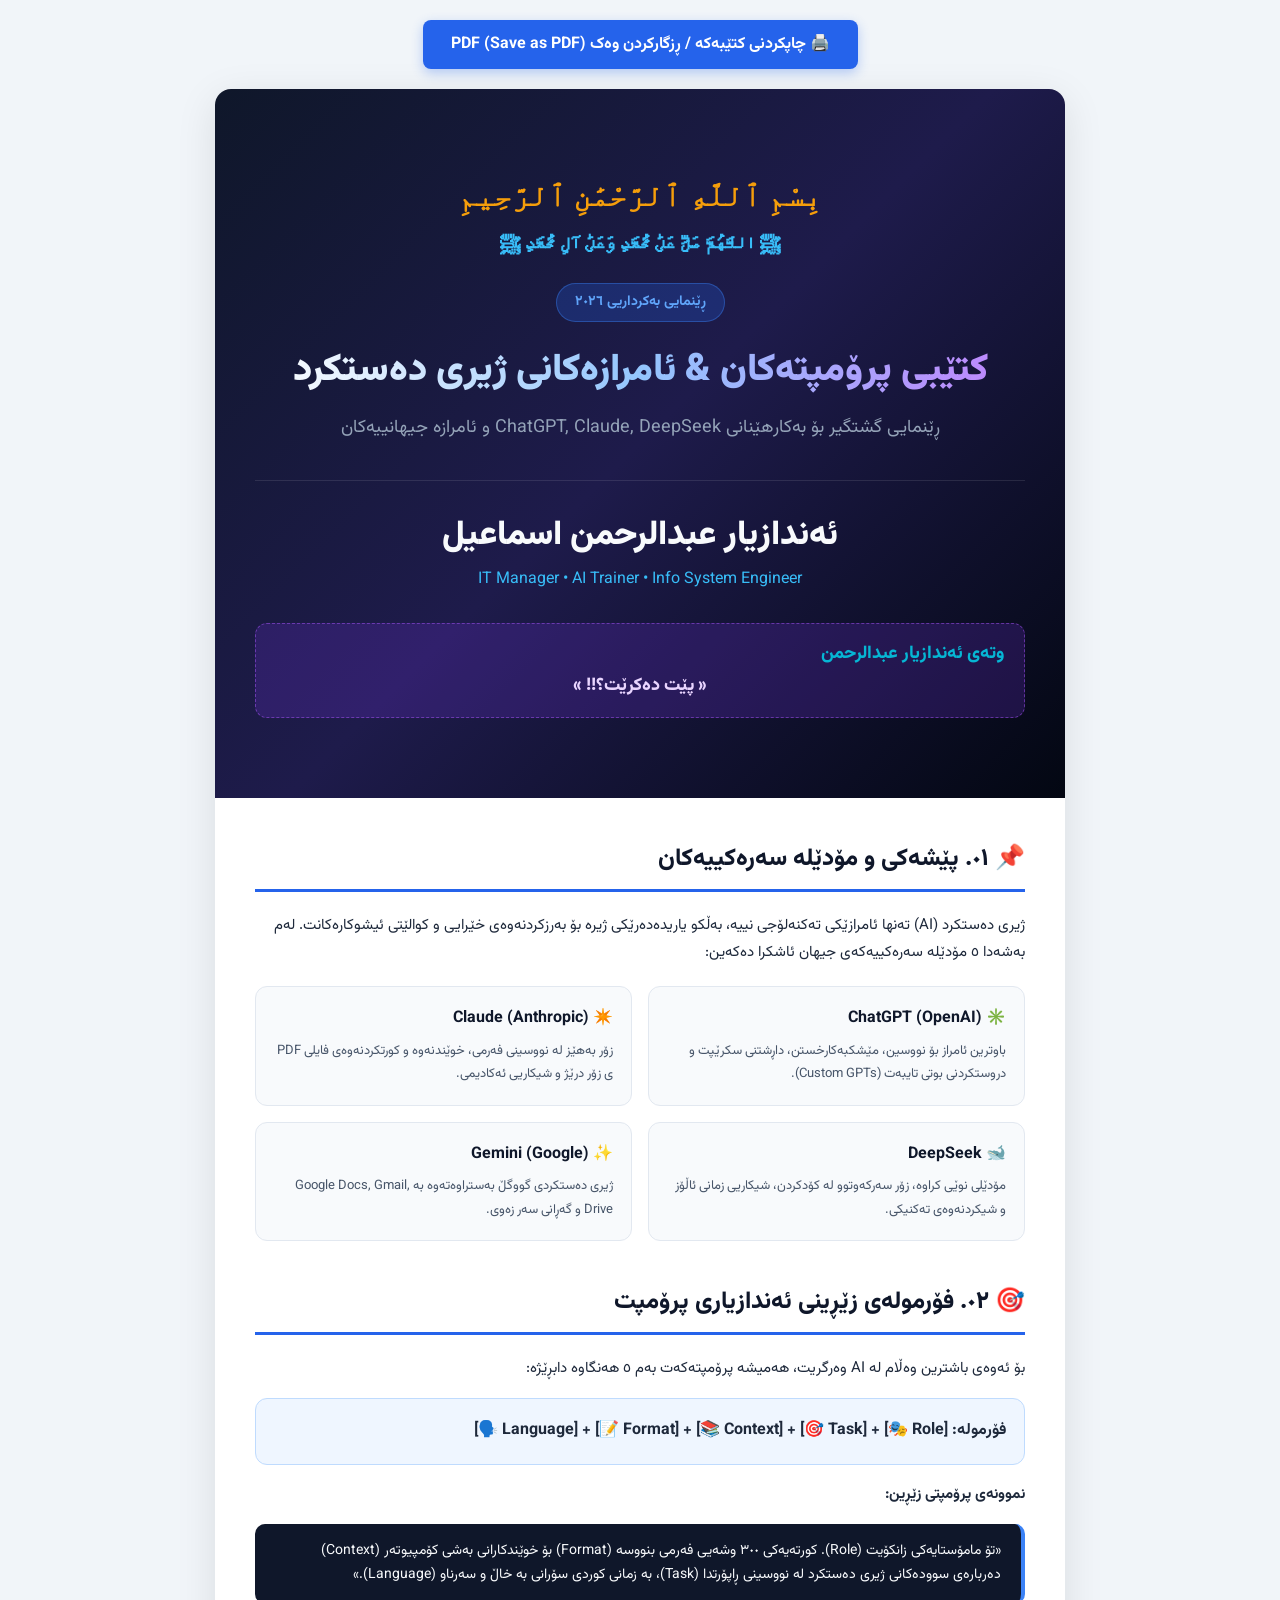
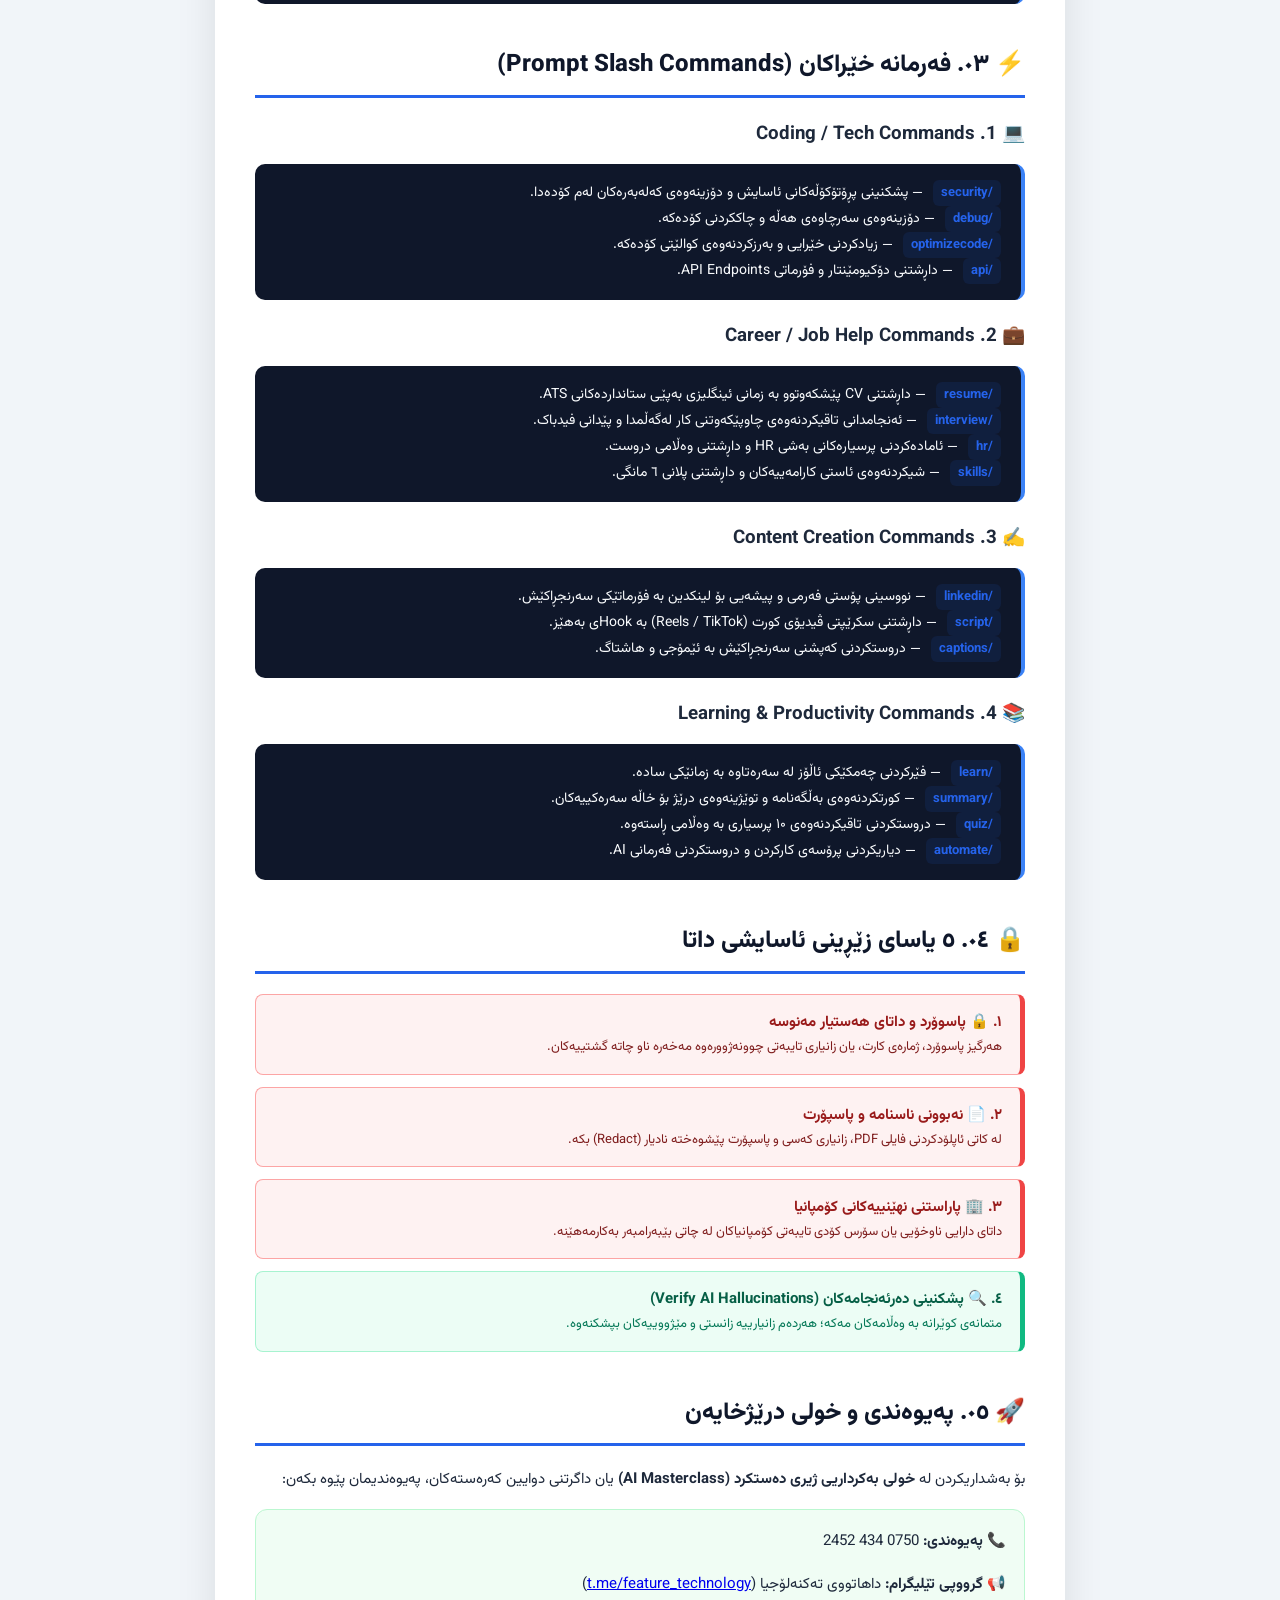
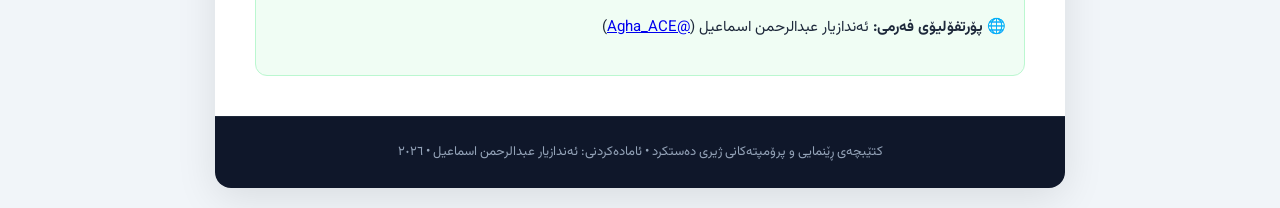
<file: pages/ai_handbook.html>
<!DOCTYPE html>
<html lang="ckb" dir="rtl">

<head>
  <meta charset="UTF-8">
  <meta name="viewport" content="width=device-width, initial-scale=1.0">
  <title>کتێبچەی ڕێنمایی و پرۆمپتەکانی ژیری دەستکرد — ئەندازیار عبدالرحمن اسماعیل</title>
  <link rel="preconnect" href="https://fonts.googleapis.com">
  <link rel="preconnect" href="https://fonts.gstatic.com" crossorigin>
  <link href="https://fonts.googleapis.com/css2?family=Vazirmatn:wght@300;400;500;600;700;800;900&display=swap"
    rel="stylesheet">
  <style>
    :root {
      --primary: #0F172A;
      --accent: #2563EB;
      --purple: #7C3AED;
      --cyan: #0891B2;
      --dark: #020617;
      --light: #F8FAFC;
      --border: #CBD5E1;
    }

    * {
      box-sizing: border-box;
      margin: 0;
      padding: 0;
    }

    body {
      font-family: 'Vazirmatn', sans-serif;
      background: #F1F5F9;
      color: #1E293B;
      line-height: 1.8;
      padding: 20px;
    }

    .book-container {
      max-width: 850px;
      margin: 0 auto;
      background: #FFFFFF;
      box-shadow: 0 10px 40px rgba(0, 0, 0, 0.1);
      border-radius: 16px;
      overflow: hidden;
    }

    .cover-page {
      background: linear-gradient(135deg, #0F172A 0%, #1E1B4B 50%, #030712 100%);
      color: #FFFFFF;
      padding: 80px 40px;
      text-align: center;
      position: relative;
    }

    .cover-badge {
      display: inline-block;
      padding: 6px 18px;
      background: rgba(37, 99, 235, 0.25);
      border: 1px solid rgba(59, 130, 246, 0.4);
      color: #60A5FA;
      border-radius: 30px;
      font-size: 14px;
      font-weight: 700;
      margin-bottom: 24px;
    }

    .cover-title {
      font-size: 38px;
      font-weight: 900;
      line-height: 1.3;
      margin-bottom: 16px;
      background: linear-gradient(90deg, #FFFFFF, #93C5FD, #C084FC);
      -webkit-background-clip: text;
      background-clip: text;
      -webkit-text-fill-color: transparent;
    }

    .cover-subtitle {
      font-size: 18px;
      color: #94A3B8;
      max-width: 600px;
      margin: 0 auto 36px;
    }

    .author-box {
      border-top: 1px solid rgba(255, 255, 255, 0.1);
      padding-top: 24px;
      display: flex;
      justify-content: center;
      align-items: center;
      gap: 16px;
    }

    .author-name {
      font-size: 18px;
      font-weight: 700;
      color: #F8FAFC;
    }

    .author-title {
      font-size: 13px;
      color: #38BDF8;
    }

    .quote-banner {
      background: rgba(124, 58, 237, 0.2);
      border: 1px dashed rgba(168, 85, 247, 0.5);
      color: #E9D5FF;
      padding: 14px 20px;
      border-radius: 12px;
      margin-top: 28px;
      font-size: 18px;
      font-weight: 800;
    }

    .page-content {
      padding: 40px;
    }

    .section-title {
      font-size: 24px;
      font-weight: 800;
      color: var(--primary);
      border-bottom: 3px solid var(--accent);
      padding-bottom: 8px;
      margin-top: 40px;
      margin-bottom: 20px;
      display: flex;
      align-items: center;
      gap: 10px;
    }

    .section-title:first-of-type {
      margin-top: 0;
    }

    p {
      margin-bottom: 16px;
      font-size: 15px;
    }

    .card-grid {
      display: grid;
      grid-template-columns: repeat(2, 1fr);
      gap: 16px;
      margin: 20px 0;
    }

    .card {
      background: #F8FAFC;
      border: 1px solid #E2E8F0;
      border-radius: 12px;
      padding: 18px;
    }

    .card-h {
      font-weight: 700;
      font-size: 16px;
      color: #0F172A;
      margin-bottom: 6px;
    }

    .card-p {
      font-size: 13px;
      color: #475569;
    }

    .prompt-box {
      background: #0F172A;
      color: #F8FAFC;
      padding: 16px 20px;
      border-radius: 10px;
      font-family: inherit;
      font-size: 14px;
      line-height: 1.7;
      margin: 12px 0 20px;
      border-right: 4px solid #3B82F6;
      direction: rtl;
    }

    .cmd-badge {
      display: inline-block;
      background: rgba(37, 99, 235, 0.1);
      color: #2563EB;
      font-weight: 700;
      padding: 2px 8px;
      border-radius: 6px;
      font-size: 13px;
      margin-left: 6px;
    }

    .rule-box {
      background: #FEF2F2;
      border: 1px solid #FCA5A5;
      border-right: 5px solid #EF4444;
      padding: 14px 18px;
      border-radius: 8px;
      margin-bottom: 12px;
    }

    .rule-title {
      font-weight: 700;
      color: #991B1B;
      font-size: 15px;
    }

    .rule-desc {
      font-size: 13px;
      color: #7F1D1D;
    }

    .footer-bar {
      background: #0F172A;
      color: #94A3B8;
      text-align: center;
      padding: 24px;
      font-size: 13px;
      border-top: 1px solid #1E293B;
    }

    @media print {
      body {
        background: none;
        padding: 0;
      }

      .book-container {
        box-shadow: none;
        max-width: 100%;
      }

      .no-print {
        display: none;
      }
    }
  </style>
</head>

<body>

  <div class="no-print" style="text-align: center; margin-bottom: 20px;">
    <button onclick="window.print()"
      style="background: #2563EB; color: white; border: none; padding: 12px 28px; font-size: 16px; font-weight: 700; border-radius: 8px; cursor: pointer; font-family: inherit; box-shadow: 0 4px 12px rgba(37, 99, 235, 0.3);">
      🖨️ چاپکردنی کتێبەکە / ڕزگارکردن وەک PDF (Save as PDF)
    </button>
  </div>

  <div class="book-container">

    <!-- COVER PAGE -->
    <div class="cover-page">
      <div
        style="font-size: 30px; font-weight: 700; color: #F59E0B; margin-bottom: 4px; font-family: 'Amiri', 'Traditional Arabic', serif;">
        بِسْمِ ٱللَّهِ ٱلرَّحْمَٰنِ ٱلرَّحِيمِ
      </div>
      <div
        style="font-size: 20px; font-weight: 700; color: #38BDF8; margin-bottom: 20px; font-family: 'Amiri', 'Traditional Arabic', serif;">
        ﷺ اللَّهُمَّ صَلِّ عَلَىٰ مُحَمَّدٍ وَعَلَىٰ آلِ مُحَمَّدٍ ﷺ
      </div>
      <span class="cover-badge">ڕێنمایی بەکرداریی ٢٠٢٦</span>
      <h1 class="cover-title">کتێبی پرۆمپتەکان & ئامرازەکانی ژیری دەستکرد</h1>
      <p class="cover-subtitle">ڕێنمایی گشتگیر بۆ بەکارهێنانی ChatGPT, Claude, DeepSeek و ئامرازە جیهانییەکان</p>

      <div class="author-box">
        <div>
          <div class="author-name" style="font-size: 34px !important; font-weight: 900 !important;">ئەندازیار عبدالرحمن
            اسماعیل</div>
          <div class="author-title" style="font-size: 16px !important; ">IT Manager • AI Trainer • Info System Engineer
          </div>
        </div>
      </div>

      <div class="quote-banner">
        <span style="color: #06B6D4;float: right !important;">وتەی ئەندازیار عبدالرحمن</span>
        <br>
        « پێت دەکرێت؟!! »
      </div>
    </div>

    <!-- MAIN PAGE CONTENT -->
    <div class="page-content">

      <!-- SECTION 1 -->
      <h2 class="section-title">📌 ٠١. پێشەکی و مۆدێلە سەرەکییەکان</h2>
      <p>ژیری دەستکرد (AI) تەنها ئامرازێکی تەکنەلۆجی نییە، بەڵکو یاریدەدەرێکی ژیرە بۆ بەرزکردنەوەی خێرایی و کوالێتی
        ئیشوکارەکانت. لەم بەشەدا ٥ مۆدێلە سەرەکییەکەی جیهان ئاشکرا دەکەین:</p>

      <div class="card-grid">
        <div class="card">
          <div class="card-h">✳️ ChatGPT (OpenAI)</div>
          <div class="card-p">باوترین ئامراز بۆ نووسین، مێشکبەکارخستن، داڕشتنی سکرێپت و دروستکردنی بوتی تایبەت (Custom
            GPTs).</div>
        </div>
        <div class="card">
          <div class="card-h">✴️ Claude (Anthropic)</div>
          <div class="card-p">زۆر بەهێز لە نووسینی فەرمی، خوێندنەوە و کورتکردنەوەی فایلی PDF ی زۆر درێژ و شیکاریی
            ئەکادیمی.</div>
        </div>
        <div class="card">
          <div class="card-h">🐋 DeepSeek</div>
          <div class="card-p">مۆدێلی نوێی کراوە، زۆر سەرکەوتوو لە کۆدکردن، شیکاریی زمانی ئاڵۆز و شیکردنەوەی تەکنیكی.
          </div>
        </div>
        <div class="card">
          <div class="card-h">✨ Gemini (Google)</div>
          <div class="card-p">ژیری دەستکردی گووگڵ بەستراوەتەوە بە Google Docs, Gmail, Drive و گەڕانی سەر زەوی.</div>
        </div>
      </div>

      <!-- SECTION 2 -->
      <h2 class="section-title">🎯 ٠٢. فۆرمولەی زێڕینی ئەندازیاری پرۆمپت</h2>
      <p>بۆ ئەوەی باشترین وەڵام لە AI وەرگریت، هەمیشە پرۆمپتەکەت بەم ٥ هەنگاوە دابڕێژە:</p>

      <div class="card" style="background: #EFF6FF; border-color: #BFDBFE; margin-bottom: 16px;">
        <strong>فۆرمولە: [Role 🎭] + [Task 🎯] + [Context 📚] + [Format 📝] + [Language 🗣️]</strong>
      </div>

      <p><strong>نموونەی پرۆمپتی زێڕین:</strong></p>
      <div class="prompt-code-box prompt-box">
        «تۆ مامۆستایەکی زانکۆیت (Role). کورتەیەکی ٣٠٠ وشەیی فەرمی بنووسە (Format) بۆ خوێندکارانی بەشی کۆمپیوتەر
        (Context) دەربارەی سوودەکانی ژیری دەستکرد لە نووسینی ڕاپۆرتدا (Task)، بە زمانی کوردی سۆرانی بە خاڵ و سەرناو
        (Language).»
      </div>

      <!-- SECTION 3 -->
      <h2 class="section-title">⚡ ٠٣. فەرمانە خێراکان (Prompt Slash Commands)</h2>

      <h3>💻 1. Coding / Tech Commands</h3>
      <div class="prompt-box">
        <span class="cmd-badge">/security</span> — پشکنینی پڕۆتۆکۆڵەکانی ئاسایش و دۆزینەوەی کەلەبەرەکان لەم کۆدەدا.<br>
        <span class="cmd-badge">/debug</span> — دۆزینەوەی سەرچاوەی هەڵە و چاککردنی کۆدەکە.<br>
        <span class="cmd-badge">/optimizecode</span> — زیادکردنی خێرایی و بەرزکردنەوەی کوالێتی کۆدەکە.<br>
        <span class="cmd-badge">/api</span> — داڕشتنی دۆکیومێنتار و فۆرماتی API Endpoints.
      </div>

      <h3>💼 2. Career / Job Help Commands</h3>
      <div class="prompt-box">
        <span class="cmd-badge">/resume</span> — داڕشتنی CV پێشکەوتوو بە زمانی ئینگلیزی بەپێی ستانداردەکانی ATS.<br>
        <span class="cmd-badge">/interview</span> — ئەنجامدانی تاقیکردنەوەی چاوپێکەوتنی کار لەگەڵمدا و پێدانی
        فیدباک.<br>
        <span class="cmd-badge">/hr</span> — ئامادەکردنی پرسیارەکانی بەشی HR و داڕشتنی وەڵامی دروست.<br>
        <span class="cmd-badge">/skills</span> — شیکردنەوەی ئاستی کارامەییەکان و داڕشتنی پلانی ٦ مانگی.
      </div>

      <h3>✍️ 3. Content Creation Commands</h3>
      <div class="prompt-box">
        <span class="cmd-badge">/linkedin</span> — نووسینی پۆستی فەرمی و پیشەیی بۆ لینکدین بە فۆرماتێکی سەرنجڕاکێش.<br>
        <span class="cmd-badge">/script</span> — داڕشتنی سکرێپتی ڤیدیۆی کورت (Reels / TikTok) بە Hookی بەهێز.<br>
        <span class="cmd-badge">/captions</span> — دروستکردنی کەپشنی سەرنجڕاکێش بە ئێمۆجی و هاشتاگ.
      </div>

      <h3>📚 4. Learning & Productivity Commands</h3>
      <div class="prompt-box">
        <span class="cmd-badge">/learn</span> — فێرکردنی چەمکێکی ئاڵۆز لە سەرەتاوە بە زمانێکی سادە.<br>
        <span class="cmd-badge">/summary</span> — کورتکردنەوەی بەڵگەنامە و توێژینەوەی درێژ بۆ خاڵە سەرەکییەکان.<br>
        <span class="cmd-badge">/quiz</span> — دروستکردنی تاقیکردنەوەی ۱۰ پرسیاری بە وەڵامی ڕاستەوە.<br>
        <span class="cmd-badge">/automate</span> — دیاریکردنی پرۆسەی کارکردن و دروستکردنی فەرمانی AI.
      </div>

      <!-- SECTION 4 -->
      <h2 class="section-title">🔒 ٠٤. ٥ یاسای زێڕینی ئاسایشی داتا</h2>

      <div class="rule-box">
        <div class="rule-title">١. 🔒 پاسوۆرد و داتای هەستیار مەنوسە</div>
        <div class="rule-desc">هەرگیز پاسوۆرد، ژمارەی کارت، یان زانیاری تایبەتی چوونەژوورەوە مەخەرە ناو چاتە گشتییەکان.
        </div>
      </div>

      <div class="rule-box">
        <div class="rule-title">٢. 📄 نەبوونی ناسنامە و پاسپۆرت</div>
        <div class="rule-desc">لە کاتی ئاپلۆدکردنی فایلی PDF، زانیاری کەسی و پاسپۆرت پێشوەختە نادیار (Redact) بکە.</div>
      </div>

      <div class="rule-box">
        <div class="rule-title">٣. 🏢 پاراستنی نهێنییەکانی کۆمپانیا</div>
        <div class="rule-desc">داتای دارایی ناوخۆیی یان سۆرس کۆدی تایبەتی کۆمپانیاکان لە چاتی بێبەرامبەر بەکارمەهێنە.
        </div>
      </div>

      <div class="rule-box" style="background: #ECFDF5; border-color: #A7F3D0; border-right-color: #10B981;">
        <div class="rule-title" style="color: #065F46;">٤. 🔍 پشکنینی دەرئەنجامەکان (Verify AI Hallucinations)</div>
        <div class="rule-desc" style="color: #047857;">متمانەی کوێرانە بە وەڵامەکان مەکە؛ هەردەم زانیارییە زانستی و
          مێژووییەکان بپشکنەوە.</div>
      </div>

      <!-- SECTION 5 -->
      <h2 class="section-title">🚀 ٠٥. پەیوەندی و خولی درێژخایەن</h2>
      <p>بۆ بەشداریکردن لە <strong>خولی بەکرداریی ژیری دەستکرد (AI Masterclass)</strong> یان داگرتنی دوایین کەرەستەکان،
        پەیوەندیمان پێوە بکەن:</p>

      <div class="card" style="background: #F0FDF4; border-color: #BBF7D0;">
        <p><strong>📞 پەیوەندی:</strong> 0750 434 2452</p>
        <p><strong>📢 گرووپی تێلیگرام:</strong> داهاتووی تەکنەلۆجیا (<a href="https://t.me/feature_technology"
            target="_blank">t.me/feature_technology</a>)</p>
        <p><strong>🌐 پۆرتفۆلیۆی فەرمی:</strong> ئەندازیار عبدالرحمن اسماعیل (<a href="https://t.me/Agha_ACE"
            target="_blank">@Agha_ACE</a>)</p>
      </div>

    </div>

    <!-- FOOTER BAR -->
    <div class="footer-bar">
      کتێبچەی ڕێنمایی و پرۆمپتەکانی ژیری دەستکرد &bull; ئامادەکردنی: ئەندازیار عبدالرحمن اسماعیل &bull; ٢٠٢٦
    </div>

  </div>

</body>

</html>
</file>
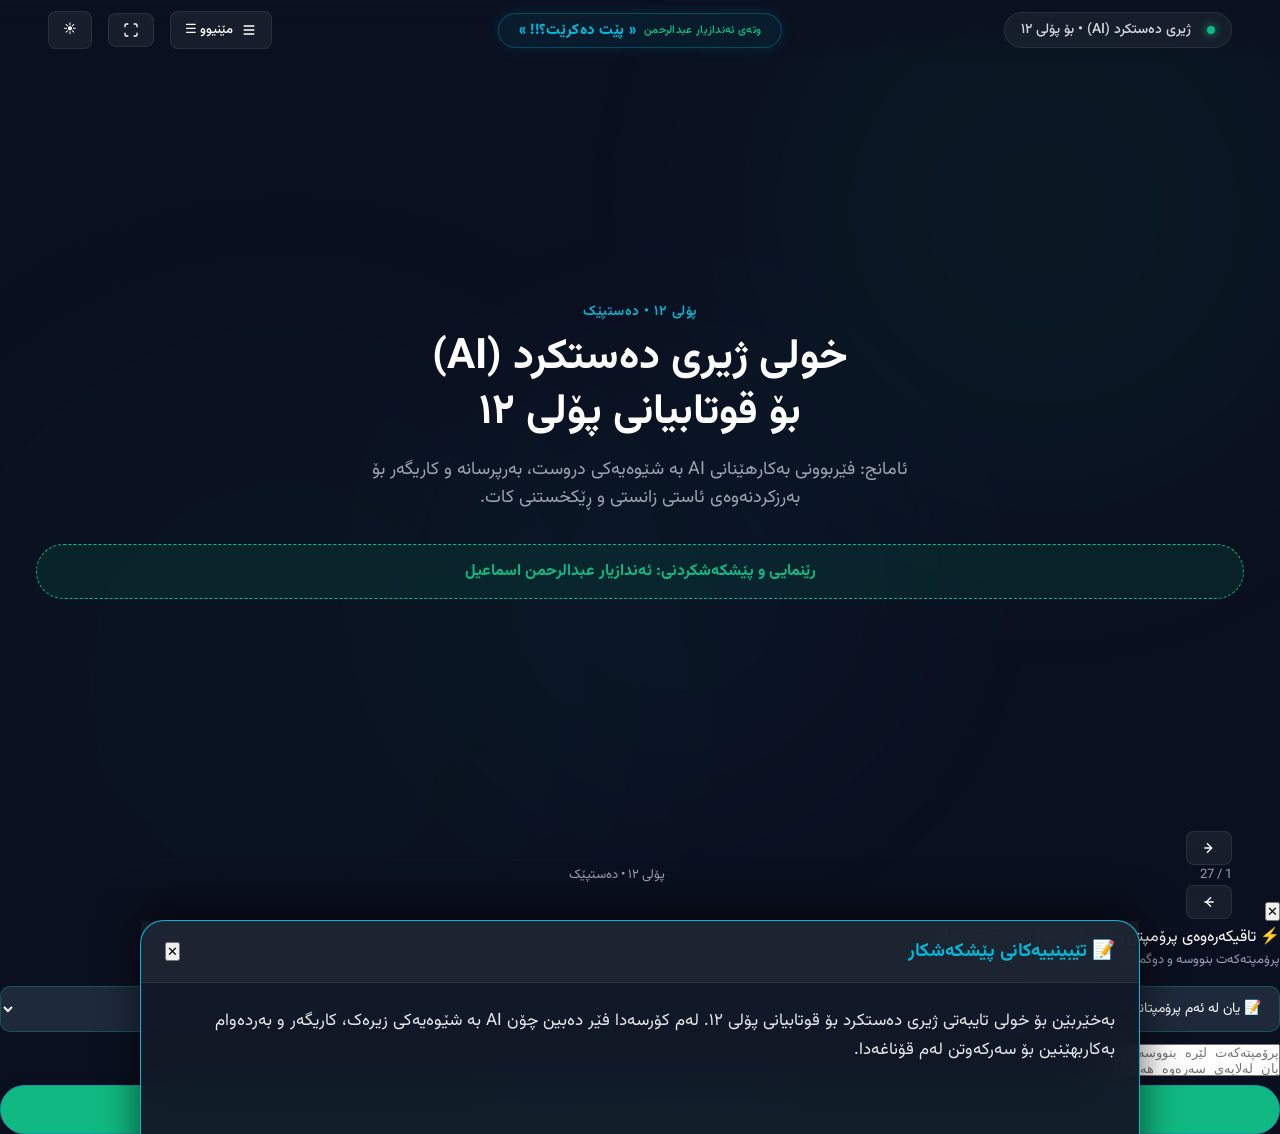
<file: pages/grade12_ai.html>
<!DOCTYPE html>
<html lang="ckb" dir="rtl">

<head>
  <meta charset="UTF-8">
  <meta name="viewport" content="width=device-width, initial-scale=1.0">
  <title>خولی ژیری دەستکرد (AI) بۆ قوتابیانی پۆلی ١٢ | ئەندازیار عبدالرحمن اسماعیل</title>
  <link rel="stylesheet" href="../assets/css/index.css">
  <style>
    /* Emerald/Green-themed customizations for Grade 12 focus */
    :root {
      --accent-glow: rgba(16, 185, 129, 0.35);
      --accent-color: #10B981;
      --accent-gradient: linear-gradient(135deg, #34D399, #10B981, #059669);
    }

    .brand-badge .dot {
      background: #10B981 !important;
      box-shadow: 0 0 10px #10B981 !important;
    }

    .hero-quote-text {
      background: linear-gradient(135deg, #FFFFFF, #10B981, #34D399) !important;
      -webkit-background-clip: text !important;
      background-clip: text !important;
      -webkit-text-fill-color: transparent !important;
    }

    .btn-icon:hover,
    .dropdown-item:hover {
      color: #10B981 !important;
      border-color: #10B981 !important;
    }

    .slide-accent-text {
      color: #10B981;
      font-weight: 700;
    }

    /* Info card styling */
    .info-card-grid {
      display: grid;
      grid-template-columns: repeat(auto-fit, minmax(240px, 1fr));
      gap: 16px;
      margin-top: 20px;
      width: 100%;
    }

    .info-card {
      background: rgba(17, 24, 39, 0.7);
      backdrop-filter: blur(12px);
      border: 1px solid rgba(16, 185, 129, 0.2);
      border-radius: var(--radius-m);
      padding: 20px;
      transition: all 0.3s ease;
    }

    .info-card:hover {
      border-color: #10B981;
      transform: translateY(-3px);
      box-shadow: 0 8px 25px rgba(16, 185, 129, 0.15);
    }

    .info-card-title {
      font-size: 16px;
      font-weight: 700;
      color: #F8FAFC;
      margin-bottom: 8px;
      display: flex;
      align-items: center;
      gap: 8px;
    }

    .info-card-desc {
      font-size: 13px;
      color: var(--text-muted);
      line-height: 1.6;
    }
  </style>
</head>

<body>

  <!-- Ambient Glowing Background Orbs -->
  <div class="bg-ambient">
    <div class="ambient-orb orb-1" style="background: rgba(16, 185, 129, 0.2);"></div>
    <div class="ambient-orb orb-2" style="background: rgba(4, 120, 87, 0.15);"></div>
    <div class="ambient-orb orb-3" style="background: rgba(6, 182, 212, 0.15);"></div>
  </div>

  <div class="presentation-container">
    <!-- Header Bar -->
    <header class="presenter-header">
      <div class="brand-badge">
        <span class="dot"></span>
        <span>ژیری دەستکرد (AI) &bull; بۆ پۆلی ١٢</span>
      </div>
      <div class="header-center-quote" style="text-align: center;">
        <span style="color: #10B981; font-size: 11px; display: block;">وتەی ئەندازیار عبدالرحمن</span>
        <span style="font-weight: 800;">« پێت دەکرێت؟!! »</span>
      </div>
      <div class="header-controls">
        <!-- Dropdown Navigation Menu -->
        <div class="nav-dropdown" style="position: relative; display: inline-block;">
          <button class="btn-icon" onclick="document.getElementById('navDropdownMenu').classList.toggle('show')"
            title="لیستی بەشەکان و ئامرازەکان">
            <svg width="16" height="16" fill="none" stroke="currentColor" stroke-width="2" viewBox="0 0 24 24">
              <path d="M4 6h16M4 12h16M4 18h16"></path>
            </svg>
            <span>مێنیوو ☰</span>
          </button>
          <div class="dropdown-menu-box" id="navDropdownMenu">
            <a href="../index.html" class="dropdown-item">
              <svg width="16" height="16" fill="none" stroke="currentColor" stroke-width="2" viewBox="0 0 24 24">
                <path d="M3 9l9-7 9 7v11a2 2 0 01-2 2H5a2 2 0 01-2-2z"></path>
              </svg>
              <span>🏠 سەرەکی</span>
            </a>
            <div style="height: 1px; background: rgba(255,255,255,0.1); margin: 4px 0;"></div>
            <button class="dropdown-item dropdown-btn" id="toggleNotesBtn"
              style="background: none; border: none; width: 100%; text-align: right; cursor: pointer;">
              <svg width="16" height="16" fill="none" stroke="currentColor" stroke-width="2" viewBox="0 0 24 24">
                <path d="M11 4H4a2 2 0 00-2 2v14a2 2 0 002 2h14a2 2 0 002-2v-7"></path>
                <path d="M18.5 2.5a2.121 2.121 0 013 3L12 15l-4 1 1-4 9.5-9.5z"></path>
              </svg>
              <span>📝 تێبینییەکانی پێشکەشکار</span>
            </button>
            <button class="dropdown-item dropdown-btn" id="toggleThumbnailsBtn"
              style="background: none; border: none; width: 100%; text-align: right; cursor: pointer;">
              <svg width="16" height="16" fill="none" stroke="currentColor" stroke-width="2" viewBox="0 0 24 24">
                <rect x="3" y="3" width="7" height="7"></rect>
                <rect x="14" y="3" width="7" height="7"></rect>
                <rect x="14" y="14" width="7" height="7"></rect>
                <rect x="3" y="14" width="7" height="7"></rect>
              </svg>
              <span>🎴 پێشبینینی سلایدەکان</span>
            </button>
            <button class="dropdown-item dropdown-btn" id="openPromptTesterBtn"
              onclick="document.getElementById('promptTesterModal').classList.add('open')"
              style="background: none; border: none; width: 100%; text-align: right; cursor: pointer;">
              <svg width="16" height="16" fill="none" stroke="currentColor" stroke-width="2" viewBox="0 0 24 24">
                <path d="M13 2L3 14h9l-1 8 10-12h-9l1-8z"></path>
              </svg>
              <span>⚡ تاقیکەرەوەی پرۆمپت</span>
            </button>
            <button class="dropdown-item dropdown-btn" id="printDeckBtn" onclick="window.print()"
              style="background: none; border: none; width: 100%; text-align: right; cursor: pointer;">
              <svg width="16" height="16" fill="none" stroke="currentColor" stroke-width="2" viewBox="0 0 24 24">
                <polyline points="6 9 6 2 18 2 18 9"></polyline>
                <path d="M6 18H4a2 2 0 01-2-2v-5a2 2 0 012-2h16a2 2 0 012 2v5a2 2 0 01-2 2h-2"></path>
                <rect x="6" y="14" width="12" height="8"></rect>
              </svg>
              <span>🖨️ چاپکردنی پرێزێنتەیشن (PDF)</span>
            </button>
          </div>
        </div>
        <button class="btn-icon" id="toggleFullscreenBtn" title="پاشاندانی ته‌واوی شاشه‌ (Key: F)">
          <svg width="16" height="16" fill="none" stroke="currentColor" stroke-width="2" viewBox="0 0 24 24">
            <path d="M8 3H5a2 2 0 00-2 2v3m18 0V5a2 2 0 00-2-2h-3m0 18h3a2 2 0 002-2v-3M3 16v3a2 2 0 002 2h3"></path>
          </svg>
        </button>
        <button class="btn-icon" id="toggleThemeBtn" title="گۆڕینی دۆخی ڕووناک/تاریک (Light/Dark Mode)"
          onclick="toggleThemeMode()">
          <span id="themeBtnIcon">☀️</span>
        </button>
      </div>
    </header>

    <!-- Main Slide Viewport -->
    <main class="slides-viewport" id="slidesViewport">

      <!-- SLIDE 1: Title -->
      <section class="slide active" id="slide-1"
        data-notes="بەخێربێن بۆ خولی تایبەتی ژیری دەستکرد بۆ قوتابیانی پۆلی ١٢. لەم کۆرسەدا فێر دەبین چۆن AI بە شێوەیەکی زیرەک، کاریگەر و بەردەوام بەکاربهێنین بۆ سەرکەوتن لەم قۆناغەدا.">
        <div class="slide-content-wrapper" style="text-align: center;">
          <span class="slide-category">پۆلی ١٢ &bull; دەستپێک</span>
          <h1 class="slide-title" style="font-size: 42px; line-height: 1.3;">خولی ژیری دەستکرد (AI)<br>بۆ قوتابیانی پۆلی
            ١٢</h1>
          <p style="font-size: 18px; color: var(--text-muted); max-width: 600px; margin: 16px auto 32px;">
            ئامانج: فێربوونی بەکارهێنانی AI بە شێوەیەکی دروست، بەرپرسانە و کاریگەر بۆ بەرزکردنەوەی ئاستی زانستی و
            ڕێکخستنی کات.
          </p>
          <div
            style="background: rgba(16, 185, 129, 0.1); border: 1px dashed #10B981; padding: 14px 28px; border-radius: 50px; display: inline-block; font-size: 16px; font-weight: 700; color: #10B981;">
            رێنمایی و پێشکەشکردنی: ئەندازیار عبدالرحمن اسماعیل
          </div>
        </div>
      </section>

      <!-- SLIDE 2: AI چییە؟ -->
      <section class="slide" id="slide-2"
        data-notes="ژیری دەستکرد ئامرازێکی یارمەتیدەرە، بەڵام جێگرەوەی بیرکردنەوە و لێکدانەوەی خۆت نییە. پێویستە توانا و سنوورەکانی بە باشی بزانیت.">
        <div class="slide-content-wrapper">
          <span class="slide-category">تەوەری ١ &bull; بنەماکانی AI</span>
          <h2 class="slide-title">١. AI چییە؟ چی دەتوانێت بکات و چی ناتوانێت؟</h2>
          <div class="info-card-grid">
            <div class="info-card">
              <div class="info-card-title">🟢 تواناکانی AI</div>
              <ul class="info-card-desc" style="padding-right: 18px; list-style-type: disc;">
                <li>پوختەکردنی دەق و بابەتە درێژەکان لە چەند چرکەیەکدا.</li>
                <li>ڕوونکردنەوەی هاوکێشە بیرکاری و فیزیکییە ئاڵۆزەکان بە چەندین شێوازی جیاواز.</li>
                <li>داڕشتنی پلانی خوێندنی ڕۆژانە بەگوێرەی خشتەکەت.</li>
              </ul>
            </div>
            <div class="info-card">
              <div class="info-card-title">🔴 سنوورەکانی AI</div>
              <ul class="info-card-desc" style="padding-right: 18px; list-style-type: disc;">
                <li>هەندێک جار زانیاریی ناڕاست بە متمانەوە دروست دەکات (Hallucination).</li>
                <li>هیچ تێگەیشتنێکی ڕاستەقینە یان هەستی نییە.</li>
                <li>ناتوانێت لەجیاتی تۆ بچێتە هۆڵی تاقیکردنەوە؛ دەبێت تۆ فێرببیت!</li>
              </ul>
            </div>
          </div>
        </div>
      </section>

      <!-- SLIDE 3: چۆن پرۆمپت بنووسین؟ -->
      <section class="slide" id="slide-3"
        data-notes="فۆرمولەی زێڕین بۆ نووسینی پرۆمپت: دیاریکردنی ڕۆڵ + ئەرک + فۆرماتی وەڵامدانەوە. ئەمە زۆربەی وەڵامە هەڵەکان ناهێڵێت.">
        <div class="slide-content-wrapper">
          <span class="slide-category">تەوەری ١ &bull; بنەماکانی AI</span>
          <h2 class="slide-title">٢. چۆن پرۆمپتی دروست بنووسین بۆ وەرگرتنی باشترین وەڵام?</h2>
          <p style="font-size: 15px; margin-bottom: 20px;">
            باشیی وەڵامەکەی وەردەگریت بەندە بە باشیی ئەو پرسیار یان پرۆمپتەی کە ئاڕاستەی دەکەیت.
          </p>
          <div class="info-card" style="border-right: 4px solid #10B981;">
            <div style="font-weight: 700; color: #10B981; margin-bottom: 8px;">قالب و فۆرمولەی زێڕینی پرۆمپتی خوێندن:
            </div>
            <div
              style="font-family: monospace; background: rgba(0,0,0,0.3); padding: 12px; border-radius: 8px; font-size: 14px; direction: ltr; text-align: left;">
              "Act as an expert [Subject] teacher. Explain [Topic Name] to a 12th-grade student using simple analogies
              and list 3 common exam questions with answers."
            </div>
            <div style="font-size: 13px; color: var(--text-muted); margin-top: 10px; line-height: 1.6;">
              <strong>نموونە بە کوردی:</strong> «تۆ مامۆستایەکی لێهاتووی زیندەوەرزانیت. بە شێوەیەکی زۆر سادە و بە
              بەکارهێنانی هاوشێوەکردنی ڕۆژانە شیکردنەوە بۆ سیستمە کارەباییەکەی دڵ بکە.»
            </div>
          </div>
        </div>
      </section>

      <!-- SLIDE 4: پشتڕاستکردنەوەی وەڵامەکان -->
      <section class="slide" id="slide-4"
        data-notes="هەمیشە دەستەواژەی گرنگ یان بەڵگە لە وەڵامی AI بخوازە. بۆ بەڵگەی زانستی دەتوانیت بەرنامەی وەک Consensus یان Perplexity بەکاربهێنیت.">
        <div class="slide-content-wrapper">
          <span class="slide-category">تەوەری ١ &bull; بنەماکانی AI</span>
          <h2 class="slide-title">٣. چۆن وەڵامی AI پشتڕاست بکەینەوە و سەرچاوە بدۆزینەوە؟</h2>
          <div class="info-card-grid">
            <div class="info-card">
              <div class="info-card-title">🔍 بەراوردکردن لەگەڵ سەرچاوەکان</div>
              <p class="info-card-desc">
                وەڵامەکانی AI لە بارەی هاوکێشەکان و زانیارییەکانی زیندەوەرزانی و کیمیا بەراورد بکە لەگەڵ پەڕتووکی فەرمی
                قوتابخانە.
              </p>
            </div>
            <div class="info-card">
              <div class="info-card-title">📖 داواکردنی بەڵگە و دەستەواژە</div>
              <p class="info-card-desc">
                لە پرۆمپتەکەتدا بنووسە: «بەڵگە و لاپەڕەی پەڕتووکەکەم یان سەرچاوەی باوەڕپێکراو بنووسە بۆ ئەو وەڵامەی کە
                دابینت کردووە.»
              </p>
            </div>
          </div>
        </div>
      </section>

      <!-- SLIDE 5: یادگەی AI -->
      <section class="slide" id="slide-5"
        data-notes="بەکارهێنانی تایبەتمەندی یادگە لە ChatGPT یارمەتی دەدات ڕێڕەوی خوێندنت بەردەوام بمێنێت بێ ئەوەی هەموو جار پێویست بکات لە سفرەوە دەست پێ بکەیت.">
        <div class="slide-content-wrapper">
          <span class="slide-category">تەوەری ١ &bull; بنەماکانی AI</span>
          <h2 class="slide-title">٤. چۆن AI ئامانج، پڕۆژە و زانیارییەکانتی لەبیر بمێنێت؟</h2>
          <p style="margin-bottom: 20px;">
            دەتوانیت سوود لە تایبەتمەندی <strong>Memory (یادگە)</strong>ی مۆدێلەکانی ژیری دەستکرد وەربگریت بۆ دروستکردنی
            فایلی کەسی خوێندکار:
          </p>
          <div class="info-card"
            style="background: rgba(16, 185, 129, 0.05); border: 1px solid rgba(16, 185, 129, 0.2);">
            <div style="font-weight: 700; color: #10B981; margin-bottom: 8px;">پرۆمپت بۆ جێگیرکردنی یادگە:</div>
            <p style="font-size: 14px; line-height: 1.7;">
              «لە یادگەتدا پاشەکەوتی بکە کە من قوتابی پۆلی ١٢ی زانستیم لە کوردستان، خشتەی تاقیکردنەوەکانم بەم شێوەیەیە
              [بنووسە...] و دەمەوێت هاوکارم بیت بۆ داڕشتنی باشترین شێوازی خوێندن بەگوێرەی خشتەکەم.»
            </p>
          </div>
        </div>
      </section>

      <!-- SLIDE 6: Schedule بۆ بەردەوامبوون -->
      <section class="slide" id="slide-6" data-notes="ڕێکخستنی خشتە و کات بە هاوکاری ژیری دەستکرد.">
        <div class="slide-content-wrapper">
          <span class="slide-category">تەوەری ١ &bull; بنەماکانی AI</span>
          <h2 class="slide-title">٥. چۆن لە Schedule بۆ بیرخستنەوە سوود وەربگرین؟</h2>
          <div class="info-card-grid">
            <div class="info-card">
              <div class="info-card-title">📅 خشتەسازی و پلان</div>
              <p class="info-card-desc">
                داوا لە AI بکە کە بۆ ماوەی یەک مانگ پلانێکی ڕۆژانەت بۆ دابنێت بە شێوەی کاتژمێری دیاریکراو و لەگەڵ فیدباک
                و کاتی پشوو.
              </p>
            </div>
            <div class="info-card">
              <div class="info-card-title">⏰ بیرخستنەوەی کاتی خوێندن</div>
              <p class="info-card-desc">
                نووسینی خشتەی خوێندن لەسەر Google Calendar یان ئامرازی Schedule بۆ بیرخستنەوەی کاتە گرنگەکان.
              </p>
            </div>
          </div>
        </div>
      </section>

      <!-- SLIDE 7: NotebookLM چییە؟ -->
      <section class="slide" id="slide-7"
        data-notes="NotebookLM بە یەکێک لە باشترین ئامرازەکانی کۆمپانیا گوگل دادەنرێت بۆ قوتابیان چونکە بە فەرمی تەنها لەسەر ئەو سەرچاوانە کار دەکات کە خۆت پێی دەدەیت.">
        <div class="slide-content-wrapper">
          <span class="slide-category">تەوەری ١ &bull; بنەماکانی AI</span>
          <h2 class="slide-title">٦. NotebookLM چییە و لە کوێدا باشترین سوودی هەیە؟</h2>
          <p style="font-size: 15px; margin-bottom: 25px;">
            ئامرازێکی زیرەکی کۆمپانیای <strong>Google</strong>ـە کە ڕێگەت پێدەدات فایلی PDF، پەڕتووک، یان نۆتەکانی خۆت
            داخڵ بکەیت و لەسەر بنەمای ئەوان وەڵام بداتەوە.
          </p>
          <div class="info-card-grid">
            <div class="info-card">
              <div class="info-card-title">💡 دروستکردنی پۆدکاستی دەنگی</div>
              <p class="info-card-desc">
                دەتوانێت تێکستی پەڕتووکەکەت بگۆڕێت بۆ دیالۆگ و قسەکردنی دوو کەسی پسپۆڕ بە زمانی ئینگلیزی بۆ فێربوونی
                خێرا.
              </p>
            </div>
            <div class="info-card">
              <div class="info-card-title">🚫 نەهێشتنی زانیاری ناڕاست</div>
              <p class="info-card-desc">
                وەڵامەکانی تەنیا لەناو چوارچێوەی فایلی داخڵکراودا دەبن، ئەمەش ڕێگری دەکات لە دروستکردنی زانیاری هەڵە لە
                دەرەوەی پەڕتووکەکە.
              </p>
            </div>
          </div>
        </div>
      </section>

      <!-- SLIDE 8: ڕێکخستنی نۆتەکانمان -->
      <section class="slide" id="slide-8"
        data-notes="نۆتی ڕێکخراو و تێکستی ئامادەکراو کلیلی سوودوەرگرتنن لە مۆدێلەکانی AI بۆ تاقیکردنەوەکان.">
        <div class="slide-content-wrapper">
          <span class="slide-category">تەوەری ١ &bull; بنەماکانی AI</span>
          <h2 class="slide-title">٧. چۆن نۆتەکانمان ڕێکبخەین کە AI باشتر یارمەتیمان بدات؟</h2>
          <div class="info-card-grid">
            <div class="info-card">
              <div class="info-card-title">🗂️ بەش بەش کردنی بابەتەکان</div>
              <p class="info-card-desc">
                سەرەتا وانەکان بە فۆرماتی کوردی سادە بنووسە یان وێنەیان بگرە و داوا بکە بەپێی بەندەکان و تەوەری سەرەکی
                پۆلێن بکرێن.
              </p>
            </div>
            <div class="info-card">
              <div class="info-card-title">📝 بەکارهێنانی Markdown</div>
              <p class="info-card-desc">
                بەکارهێنانی سەر دێڕ و خاڵەکان (Bullets) وا دەکات AI خێراتر لە پەیوەندی نێوان بابەتە سەرەکی و لاوەکییەکان
                تێبگات.
              </p>
            </div>
          </div>
        </div>
      </section>

      <!-- SLIDE 9: AI لە خوێندنی ڕۆژانەدا -->
      <section class="slide" id="slide-9"
        data-notes="پێویستە وەک هاوکار و یارمەتیدەرێکی هەمیشەیی سەیری ژیری دەستکرد بکرێت لە کاتی خوێندنی بابەتە زانستییەکان.">
        <div class="slide-content-wrapper">
          <span class="slide-category">تەوەری ٢ &bull; AI بۆ خوێندن</span>
          <h2 class="slide-title">٨. چۆن AI یارمەتیمان بدات لە خوێندنی ڕۆژانە؟</h2>
          <p style="margin-bottom: 20px;">
            شێوازە کردارییەکان بۆ بەکارهێنانی ڕۆژانە:
          </p>
          <ul style="line-height: 1.9; padding-right: 20px; font-size: 15px;">
            <li><strong>شیکردنەوەی خێرا:</strong> «ئەم بیرۆکەیەم بۆ ڕوون بکەرەوە وەک ئەوەی تەمەنم ١٢ ساڵ بێت.»</li>
            <li><strong>دروستکردنی پرسیار:</strong> «لەسەر بنەمای ئەم بەشەی زیندەوەرزانی، ٥ پرسیاری وزاری دروست بکە.»
            </li>
            <li><strong>تەکنیکی فێربوون:</strong> یارمەتیدانت لە دۆزینەوەی خاڵە لاوازەکانت لە کیمیا و فیزیا بە
              تاقیکردنەوەی خێرا.</li>
          </ul>
        </div>
      </section>

      <!-- SLIDE 10: پوختەکردنی ڤیدیۆ و دەنگەکان -->
      <section class="slide" id="slide-10"
        data-notes="بەکارهێنانی ئامرازەکانی وەک YouTube Summary with ChatGPT دەتوانێت کاتێکی زۆرت بۆ بگەڕێنێتەوە.">
        <div class="slide-content-wrapper">
          <span class="slide-category">تەوەری ٢ &bull; AI بۆ خوێندن</span>
          <h2 class="slide-title">٩. چۆن ڤیدیۆ، وانە و دەنگەکان پوختە بکاتەوە؟</h2>
          <div class="info-card-grid">
            <div class="info-card">
              <div class="info-card-title">🎥 پوختەکردنی یوتیوب</div>
              <p class="info-card-desc">
                پێشکەشکردنی لینک یان تێکستی ڤیدیۆی وانەکان بە AI بۆ ئەوەی خاڵە گرنگەکانت لە چەند چرکەیەکدا پێبدات.
              </p>
            </div>
            <div class="info-card">
              <div class="info-card-title">🎙️ تۆمارە دەنگییەکان</div>
              <p class="info-card-desc">
                گۆڕینی دەنگی وانەی مامۆستا لە ناو پۆلدا بۆ تێکستی نووسراو بە ئامرازی وەک Whisper یان مۆدێلە دەنگییەکان.
              </p>
            </div>
          </div>
        </div>
      </section>

      <!-- SLIDE 11: خوێندنەوەی کتێب و PDF -->
      <section class="slide" id="slide-11"
        data-notes="داخڵکردنی فایلی PDF یان وێنەی لاپەڕەی کتێب بۆ وەرگرتنی کورتکراوەی خێرا و ڕوونکردنەوەی وێنە و خشتەکان.">
        <div class="slide-content-wrapper">
          <span class="slide-category">تەوەری ٢ &bull; AI بۆ خوێندن</span>
          <h2 class="slide-title">١٠. چۆن کتێب، PDF و نۆتەکان بخوێنێتەوە و ڕوونبکاتەوە؟</h2>
          <p style="margin-bottom: 20px;">
            مۆدێلە پێشکەوتووەکان (Multimodal) دەتوانن وێنە و فایل شیبکەنەوە:
          </p>
          <div class="info-card" style="border-right: 4px solid #10B981;">
            <div style="font-weight: 700; color: #10B981; margin-bottom: 8px;">پرۆمپت بۆ شیکردنەوەی وێنەی پەڕتووک:</div>
            <p style="font-size: 14px; line-height: 1.7;">
              «من وێنەی ئەم بەشەی پەڕتووکەکەم گرتووە. تکایە پۆلێنێکی خێرام بۆ بکە بۆ هەموو پێناسە و چەمکە گرنگەکان و پێم
              بڵێ کام خاڵانە شیاوی پرسیاری وزاریین.»
            </p>
          </div>
        </div>
      </section>

      <!-- SLIDE 12: دروستکردنی پلانی خوێندن -->
      <section class="slide" id="slide-12"
        data-notes="پلانی خوێندن دەبێت لۆژیکی بێت و کاتی پشوو و چاوپیاخشاندنەوەی تێدا جێگیر بێت.">
        <div class="slide-content-wrapper">
          <span class="slide-category">تەوەری ٢ &bull; AI بۆ خوێندن</span>
          <h2 class="slide-title">١١. چۆن پلانی خوێندن و ئامادەکاری تاقیکردنەوە دروست بکات؟</h2>
          <div class="info-card-grid">
            <div class="info-card">
              <div class="info-card-title">📅 پلانی بەڕێوەبردن</div>
              <p class="info-card-desc">
                دابەشکردنی لاپەڕەکانی بابەتێک (بۆ نموونە فیزیا) بەگوێرەی ژمارەی ڕۆژەکانی تاقیکردنەوە.
              </p>
            </div>
            <div class="info-card">
              <div class="info-card-title">🔄 بەدواداچوون و لێکدانەوە</div>
              <p class="info-card-desc">
                پێداچوونەوە بەو بەشانەی کە قوتابی کێشەی تێدا هەیە و داڕشتنەوەی خشتەی نوێ بەپێی ئاستی فێربوون.
              </p>
            </div>
          </div>
        </div>
      </section>

      <!-- SLIDE 13: Deep Work و AI -->
      <section class="slide" id="slide-13"
        data-notes="Deep Work یان خوێندنی قووڵ بەبێ نامە و سۆشیال میدیا و بە سەرنجی تەواو بەدەست دێت. AI دەبێت یارمەتیدەرت بێت لە لابردنی بەربەستەکان نەک دروستکردنی سەرنجپڕشکردن.">
        <div class="slide-content-wrapper">
          <span class="slide-category">تەوەری ٢ &bull; AI بۆ خوێندن</span>
          <h2 class="slide-title">١٢. Deep Work چییە و چۆن لەگەڵ AI بەکاریبهێنین؟</h2>
          <p style="font-size: 15px; margin-bottom: 20px;">
            <strong>Deep Work:</strong> خوێندن لەسەر بابەتێک بە زۆرترین ئاستی تەرکیز بە بێ هیچ سەرنجپەرشبوونێک.
          </p>
          <div class="info-card">
            <div class="info-card-title">⚡ چۆن AI بەکاربهێنین بۆ Deep Work؟</div>
            <ul class="info-card-desc" style="padding-right: 18px; list-style-type: decimal; line-height: 1.8;">
              <li>پێش دەستپێکردنی خوێندنی قووڵ، هەموو پرسیارە قورسەکانت لە AI بپرسە بۆ ئەوەی لە کاتی خوێندندا نەوەستیت.
              </li>
              <li>داوا بکە بابەتەکانت بۆ ئاسان بکاتەوە بۆ ئەوەی مێشکت کەمتر هیلاک بێت لە کاتی تەرکیزکردندا.</li>
              <li>بەکارهێنانی کاتژمێری Pomodoro (٢٥ خولەک خوێندن، ٥ خولەک پشوو).</li>
            </ul>
          </div>
        </div>
      </section>

      <!-- SLIDE 14: ڕێکخستنی کات لەگەڵ AI -->
      <section class="slide" id="slide-14"
        data-notes="ڕێگریکردن لە کات بەفیڕۆدان بە دانانی خشتەی پێشبینیکراو و ئاگادارکردنەوەی ڕۆژانە.">
        <div class="slide-content-wrapper">
          <span class="slide-category">تەوەری ٢ &bull; AI بۆ خوێندن</span>
          <h2 class="slide-title">١٣. چۆن AI کێشەی ڕێکخستنی کات چارەسەر بکات؟</h2>
          <div class="info-card-grid">
            <div class="info-card">
              <div class="info-card-title">⏳ دواخستنی کارەکان (Procrastination)</div>
              <p class="info-card-desc">
                داوا لە AI بکە بابەتێکی قورس بۆ پارچەی بچووک دابەش بکات کە جێبەجێکردنی ئاسان بێت بۆ ئەوەی دەستپێکردنی
                بۆت قورس نەبێت.
              </p>
            </div>
            <div class="info-card">
              <div class="info-card-title">📈 پێوانەکردنی پێشکەوتن</div>
              <p class="info-card-desc">
                یارمەتیدانت لە تۆمارکردنی کاتەکانی خوێندن و شیکردنەوەی ئەوەی کە کام بابەت کاتی زیاتری دەوێت.
              </p>
            </div>
          </div>
        </div>
      </section>

      <!-- SLIDE 15: چارەسەری کێشەکانی پۆلی ١٢ -->
      <section class="slide" id="slide-15" data-notes="دروستکردنی چارەسەری زانستی بۆ تێگەیشتن لە چەمکەکان.">
        <div class="slide-content-wrapper">
          <span class="slide-category">تەوەری ٢ &bull; AI بۆ خوێندن</span>
          <h2 class="slide-title">١٤. چۆن AI لە چارەسەری کێشەکانی خوێندنی پۆلی ١٢ یارمەتیدەر بێت؟</h2>
          <div class="info-card"
            style="background: rgba(16, 185, 129, 0.05); border: 1px solid rgba(16, 185, 129, 0.2);">
            <div style="font-weight: 700; color: #10B981; margin-bottom: 8px;">بەکارهێنانی AI بۆ تێگەیشتن نەک لەبەرکردنی
              کوێرانە:</div>
            <p style="font-size: 14px; line-height: 1.8;">
              کاتێک لە بیرۆکەیەکی زانستی ناگەیت، داوا لە AI بکە: <br>
              «هاوشێوەیەکی ڕۆژانە یان سادە (Analogy) بەکاربهێنە بۆ ڕوونکردنەوەی فۆتۆسینتێسس (رۆشنەپێکهاتن) بۆ مێشکی من.»
            </p>
          </div>
        </div>
      </section>

      <!-- SLIDE 16: باشترین ڕێگا بۆ پێداچوونەوە -->
      <section class="slide" id="slide-16"
        data-notes="تاقیکردنەوەی خۆت باشترین ڕێگایە بۆ دڵنیابوونەوە لەوەی بابەتەکەت بە باشی لە مێشکدا جێگیر بووە.">
        <div class="slide-content-wrapper">
          <span class="slide-category">تەوەری ٢ &bull; AI بۆ خوێندن</span>
          <h2 class="slide-title">١٥. باشترین شێوازی بەکارهێنانی AI بۆ ئامادەکاری تاقیکردنەوە</h2>
          <p style="margin-bottom: 20px;">
            تەکنیکی <strong>Active Recall (بیرکەوتنەوەی چالاک)</strong> و <strong>Spaced Repetition</strong>:
          </p>
          <ul style="line-height: 1.9; padding-right: 20px; font-size: 15px;">
            <li>داوا لە AI بکە Flashcards (کارتی یادگە) بۆ بابەتەکان دروست بکات.</li>
            <li>داوا بکە وەک ممتحن (تاقیکەرەوە) ڕەفتار بکات و یەک بە یەک پرسیارت لێ بکات و نمرەت بداتێ بەپێی وەڵامەکانت.
            </li>
            <li>دۆزینەوەی ئەو بەشانەی کە لە وەڵامدانەوەیاندا دوودڵ بوویت.</li>
          </ul>
        </div>
      </section>

      <!-- SLIDE 17: باوەڕکردن بە وەڵامەکانی AI -->
      <section class="slide" id="slide-17"
        data-notes="ژیری دەستکرد شتەکان دروست دەکات بەپێی ئەگەری زمانەوانی، نەک ڕاستی حەتمی. هەمیشە وەڵامەکانت لەگەڵ سەرچاوە فەرمییەکان بەراورد بکە.">
        <div class="slide-content-wrapper">
          <span class="slide-category">تەوەری ٣ &bull; هۆشیاری و پاراستن</span>
          <h2 class="slide-title">١٦. تا چەند باوەڕ بە وەڵامەکانی AI بکەین؟</h2>
          <div class="info-card-grid">
            <div class="info-card" style="border-top: 4px solid #EF4444;">
              <div class="info-card-title">⚠️ مەترسی هەڵەکردن (Hallucination)</div>
              <p class="info-card-desc">
                کۆمپیوتەرەکان دەتوانن بە زمانێکی پاراو و متمانەبەخۆوە وەڵامی هەڵە بنووسن. نابێت متمانەی ١٠٠٪ـی
                کوێرانەیان پێ بکەیت.
              </p>
            </div>
            <div class="info-card" style="border-top: 4px solid #10B981;">
              <div class="info-card-title">✅ بەراوردکردنی زانستی</div>
              <p class="info-card-desc">
                بۆ تاقیکردنەوەی فەرمی وزاری پۆلی ١٢، هەمیشە پەڕتووکی وەزارەت سەرچاوەی یەکەم و کۆتاییە.
              </p>
            </div>
          </div>
        </div>
      </section>

      <!-- SLIDE 18: دۆزینەوەی سەرچاوەی باوەڕپێکراو -->
      <section class="slide" id="slide-18"
        data-notes="پرسیارکردن دەربارەی سەرچاوەی وەڵامەکان و داواکردنی فۆرماتی ئەکادیمی.">
        <div class="slide-content-wrapper">
          <span class="slide-category">تەوەری ٣ &bull; هۆشیاری و پاراستن</span>
          <h2 class="slide-title">١٧. فێربوونی دۆزینەوەی سەرچاوەی باوەڕپێکراو و بەڵگە</h2>
          <p style="margin-bottom: 20px;">
            چۆن AI ناچار بکەین کە سەرچاوەی فەرمیمان پێبدات؟
          </p>
          <div class="info-card">
            <ul style="line-height: 1.8; padding-right: 18px; font-size: 14px;">
              <li>بەکارهێنانی مۆدێلی وەک Perplexity AI کە لەگەڵ گەڕانی سەر ئینتەرنێتدا سەرچاوەکان دەستنیشان دەکات.</li>
              <li>پرۆمپتکردن بە شێوازی: «تەنیا سەرچاوە زانستییە باوەڕپێکراوەکان بەستەری لاپەڕەی پەڕتووکەکە یان
                توێژینەوەکە دەستنیشان بکە.»</li>
            </ul>
          </div>
        </div>
      </section>

      <!-- SLIDE 19: ناسینی فرت و فێڵەکانی AI -->
      <section class="slide" id="slide-19" data-notes="هۆشیاربوون لە بەکارهێنانی کۆپی پەیست و تەمبەڵی مێشک.">
        <div class="slide-content-wrapper">
          <span class="slide-category">تەوەری ٣ &bull; هۆشیاری و پاراستن</span>
          <h2 class="slide-title">١٨. ناسینی فرت و فێڵ، هەڵە و سنوورەکانی AI</h2>
          <div class="info-card-grid">
            <div class="info-card">
              <div class="info-card-title">⚠️ تەڵەی تەمبەڵی (Lazy Mind Trap)</div>
              <p class="info-card-desc">
                ئەگەر هەموو پرسیارەکانت تەنها کۆپی پەیست بکەیت، مێشکت فێری بیرکردنەوە و چارەسەری کێشە نابێت.
              </p>
            </div>
            <div class="info-card">
              <div class="info-card-title">🛑 نەپارێزراوی زانیاری کەسی</div>
              <p class="info-card-desc">
                سەرجەم زانیارییە هەستیارەکانت، کۆدی پاسپۆرت یان تێکستی کەسیت مەخەرە ناو چاتی گشتی AI چونکە بۆ ڕاهێنان
                بەکاردێنەوە.
              </p>
            </div>
          </div>
        </div>
      </section>

      <!-- SLIDE 20: بەڕێوەبردنی ژیان لەگەڵ AI -->
      <section class="slide" id="slide-20"
        data-notes="داڕشتنی بودجە و دابەشکردنی بودجەی خوێندن بە یارمەتی پرۆمپتی لۆژیکی.">
        <div class="slide-content-wrapper">
          <span class="slide-category">تەوەری ٣ &bull; هۆشیاری و پاراستن</span>
          <h2 class="slide-title">١٩. چۆن AI لە کێشەی دارایی و بەڕێوەبردنی ژیاندا سوودبەخش بێت؟</h2>
          <div class="info-card" style="border-right: 4px solid #10B981;">
            <div style="font-weight: 700; color: #10B981; margin-bottom: 8px;">پرۆمپت بۆ پلانی بەڕێوەبردنی بودجەی
              قوتابی:</div>
            <p style="font-size: 14px; line-height: 1.7;">
              «من قوتابیم و دەمەوێت بڕی [بڕی پارەکە] دابەش بکەم بۆ کڕینی کتێب، مەلزەمە، و خەرجی ڕۆژانەم بۆ ئەم مانگە.
              خشتەیەکی سادەم بۆ دروست بکە بەگوێرەی کارە لەپێشینەکانم.»
            </p>
          </div>
        </div>
      </section>

      <!-- SLIDE 21: کەمکردنەوەی بێزاربوون و عادەتی باش -->
      <section class="slide" id="slide-21"
        data-notes="تەندروستی دەروونی و پاڵنەری هەمیشەیی کلیلی مانەوەیە لە لوتکەدا لە ماوەی پۆلی ١٢.">
        <div class="slide-content-wrapper">
          <span class="slide-category">تەوەری ٣ &bull; هۆشیاری و پاراستن</span>
          <h2 class="slide-title">٢٠. چۆن AI یارمەتیدەر بێت لە کەمکردنەوەی بێزاربوون و زیادکردنی پاڵنەر؟</h2>
          <div class="info-card-grid">
            <div class="info-card">
              <div class="info-card-title">🧠 پشتگیری دەروونی و هاندەر</div>
              <p class="info-card-desc">
                داوا لە AI بکە وەک هاوڕێیەکی هاندەر قسەت لەگەڵ بکات لەو ڕۆژانەی کە خەمباریت یان پاڵنەرت نییە بۆ خوێندن.
              </p>
            </div>
            <div class="info-card">
              <div class="info-card-title">📅 بنیاتنانی عادەتی نوێ</div>
              <p class="info-card-desc">
                داڕشتنی خشتەی عادەتە باشەکانی وەک خەوی ڕێکخراو، خواردنەوەی ئاو، و وەرزش لە پاڵ خوێندندا.
              </p>
            </div>
          </div>
        </div>
      </section>

      <!-- ═══ SLIDE 22: پرۆمپتی پلانی خوێندن ═══ -->
      <section class="slide" id="slide-22"
        data-notes="ئەم پرۆمپتە بۆ قوتابی یارمەتیدەرە تا AI بکاتە مامۆستا و ڕاوێژکاری خوێندنیەوە. شوێنی [ ] دیاری کراوە بۆ گۆڕانکاری بەپێی بارودۆخی خوتان.">
        <div class="slide-content-wrapper">
          <span class="slide-category">پرۆمپتی ئامادە • ١ لە ٥</span>
          <h2 class="slide-title">📚 چۆن AI بکەیتە یارمەتیدەری هەمیشەیی خوێندنت</h2>
          <p style="color: #94A3B8; font-size: 14px; margin-bottom: 20px;">پرۆمپتی ئامادە بکۆپی بکە — شوێنی <span
              style="color: #F59E0B; font-weight: 700;">[ ]</span> بگۆڕە بەپێی بارودۆخی خۆت</p>
          <div class="info-card"
            style="border-right: 4px solid #10B981; background: rgba(10,20,50,0.9); position: relative;">
            <div
              style="font-size: 11px; color: #10B981; font-weight: 700; letter-spacing: 1px; margin-bottom: 14px; display: flex; align-items: center; gap: 8px;">
              <span>📋</span> پرۆمپتی /plan — پلانی خوێندن
            </div>
            <div
              style="font-family: 'Vazirmatn', monospace; font-size: 13px; line-height: 2; color: #E2E8F0; direction: rtl;">
              <p>تۆ وەک باشترین مامۆستا و ڕاوێژکاری خوێندن کاربکە.</p>
              <br>
              <p>ئامانجی من: <span
                  style="background: rgba(245,158,11,0.2); color: #F59E0B; padding: 2px 8px; border-radius: 6px; font-weight: 700;">[ئامانج
                  — بنووسە چی دەتەوێت بەدەست بهێنیت]</span></p>
              <p>ماوەی خوێندن: <span
                  style="background: rgba(245,158,11,0.2); color: #F59E0B; padding: 2px 8px; border-radius: 6px; font-weight: 700;">[ژمارە]</span>
                ڕۆژ</p>
              <p>کاتی بەردەستم لە ڕۆژێکدا: <span
                  style="background: rgba(245,158,11,0.2); color: #F59E0B; padding: 2px 8px; border-radius: 6px; font-weight: 700;">[ژمارە]</span>
                کاتژمێر</p>
              <p>بابەتەکان: <span
                  style="background: rgba(245,158,11,0.2); color: #F59E0B; padding: 2px 8px; border-radius: 6px; font-weight: 700;">[لیستی
                  وانەکانت]</span></p>
              <br>
              <p>بۆم ئامادە بکە:</p>
              <p>١- پلانێکی ڕۆژانە.</p>
              <p>٢- گرنگترین بابەتەکان بە پێی ئەولەویەت.</p>
              <p>٣- کاتی دووبارەکردنەوە.</p>
              <p>٤- ئامۆژگاری بۆ پاراستنی سەرنج.</p>
              <p>٥- لە کۆتایی هەر ڕۆژێک Checklist بۆ هەڵسەنگاندنی خۆم.</p>
            </div>
            <button
              onclick="navigator.clipboard.writeText(this.closest('.info-card').querySelector('div:nth-child(3)').innerText)"
              style="margin-top: 16px; background: rgba(16,185,129,0.15); border: 1px solid rgba(16,185,129,0.4); color: #34D399; border-radius: 8px; padding: 8px 18px; font-family: 'Vazirmatn', sans-serif; font-size: 13px; cursor: pointer; display: flex; align-items: center; gap: 6px;">
              📋 کۆپی بکە
            </button>
          </div>
        </div>
      </section>

      <!-- ═══ SLIDE 23: پرۆمپتی ڕوونکردنەوە ═══ -->
      <section class="slide" id="slide-23"
        data-notes="ئەم پرۆمپتە بۆ فێربوونی بابەتە قورسەکان بە شێوازی هەنگاو بە هەنگاوە. تاقیکردنەوەی کۆتایی لەخۆدەگرێت.">
        <div class="slide-content-wrapper">
          <span class="slide-category">پرۆمپتی ئامادە • ٢ لە ٥</span>
          <h2 class="slide-title">📖 چۆن بابەتە قورسەکان بە ئاسانترین شێوە تێبگەیت</h2>
          <p style="color: #94A3B8; font-size: 14px; margin-bottom: 20px;">پرۆمپتی ئامادە بکۆپی بکە — شوێنی <span
              style="color: #F59E0B; font-weight: 700;">[ ]</span> بگۆڕە بەپێی بابەتی خۆت</p>
          <div class="info-card"
            style="border-right: 4px solid #06B6D4; background: rgba(10,20,50,0.9); position: relative;">
            <div
              style="font-size: 11px; color: #06B6D4; font-weight: 700; letter-spacing: 1px; margin-bottom: 14px; display: flex; align-items: center; gap: 8px;">
              <span>📋</span> پرۆمپتی /explain — ڕوونکردنەوەی بابەت
            </div>
            <div
              style="font-family: 'Vazirmatn', monospace; font-size: 13px; line-height: 2; color: #E2E8F0; direction: rtl;">
              <p>ئەم بابەتە بە شێوەیەکی زۆر سادە فێرم بکە.</p>
              <br>
              <p>بابەت: <span
                  style="background: rgba(6,182,212,0.15); color: #06B6D4; padding: 2px 8px; border-radius: 6px; font-weight: 700;">[ناوی
                  بابەتەکەت بنووسە]</span></p>
              <p>ئاستم: <span
                  style="background: rgba(6,182,212,0.15); color: #06B6D4; padding: 2px 8px; border-radius: 6px; font-weight: 700;">[سەرەتایی
                  / مامناوەند / پێشکەوتوو]</span></p>
              <br>
              <p>داوادەکەم:</p>
              <p>- وەک مامۆستا باسی بکە.</p>
              <p>- بە نموونەی ڕۆژانە ڕوونی بکەوە.</p>
              <p>- بە هەنگاو هەنگاو فێرم بکە.</p>
              <p>- گرنگترین خاڵەکان لە خوارەوە کورت بکەوە.</p>
              <p>- لە کۆتایی ٥ پرسیاری تاقیکردنەوە دروست بکە.</p>
            </div>
            <button
              onclick="navigator.clipboard.writeText(this.closest('.info-card').querySelector('div:nth-child(3)').innerText)"
              style="margin-top: 16px; background: rgba(6,182,212,0.15); border: 1px solid rgba(6,182,212,0.4); color: #06B6D4; border-radius: 8px; padding: 8px 18px; font-family: 'Vazirmatn', sans-serif; font-size: 13px; cursor: pointer; display: flex; align-items: center; gap: 6px;">
              📋 کۆپی بکە
            </button>
          </div>
        </div>
      </section>

      <!-- ═══ SLIDE 24: پرۆمپتی ڕێکخستنی کات ═══ -->
      <section class="slide" id="slide-24"
        data-notes="ئەم پرۆمپتە یارمەتیدەری قوتابیانە بۆ ڕێکخستنی کاتی خوێندن بە شێوازی هوشمەندانە.">
        <div class="slide-content-wrapper">
          <span class="slide-category">پرۆمپتی ئامادە • ٣ لە ٥</span>
          <h2 class="slide-title">⏳ چۆن کاتت بە زیرەکی بەڕێوەببەیت</h2>
          <p style="color: #94A3B8; font-size: 14px; margin-bottom: 20px;">پرۆمپتی ئامادە بکۆپی بکە — شوێنی <span
              style="color: #F59E0B; font-weight: 700;">[ ]</span> بگۆڕە بەپێی بارودۆخی خۆت</p>
          <div class="info-card"
            style="border-right: 4px solid #A78BFA; background: rgba(10,20,50,0.9); position: relative;">
            <div
              style="font-size: 11px; color: #A78BFA; font-weight: 700; letter-spacing: 1px; margin-bottom: 14px; display: flex; align-items: center; gap: 8px;">
              <span>📋</span> پرۆمپتی /plan — ڕێکخستنی کاتی خوێندن
            </div>
            <div
              style="font-family: 'Vazirmatn', monospace; font-size: 13px; line-height: 2; color: #E2E8F0; direction: rtl;">
              <p>یارمەتیم بدە کاتم بە باشترین شێوە ڕێکبخەم.</p>
              <br>
              <p>کاتی خەوتن: <span
                  style="background: rgba(167,139,250,0.15); color: #A78BFA; padding: 2px 8px; border-radius: 6px; font-weight: 700;">[کات
                  — بۆ نموونە ١١:٠٠ شەو]</span></p>
              <p>کاتی خوێندن: <span
                  style="background: rgba(167,139,250,0.15); color: #A78BFA; padding: 2px 8px; border-radius: 6px; font-weight: 700;">[ژمارە]</span>
                کاتژمێر</p>
              <p>وانەکان: <span
                  style="background: rgba(167,139,250,0.15); color: #A78BFA; padding: 2px 8px; border-radius: 6px; font-weight: 700;">[لیستی
                  وانەکانت]</span></p>
              <br>
              <p>بۆم دروست بکە:</p>
              <p>- پلانی هەفتانە.</p>
              <p>- کاتی خوێندن بۆ هەر وانە.</p>
              <p>- کاتی پشوودان.</p>
              <p>- کاتی دووبارەکردنەوە.</p>
              <p>- ئەو وانانەی پێویستیان بە گرنگی زیاتر هەیە دیاری بکە.</p>
            </div>
            <button
              onclick="navigator.clipboard.writeText(this.closest('.info-card').querySelector('div:nth-child(3)').innerText)"
              style="margin-top: 16px; background: rgba(167,139,250,0.15); border: 1px solid rgba(167,139,250,0.4); color: #A78BFA; border-radius: 8px; padding: 8px 18px; font-family: 'Vazirmatn', sans-serif; font-size: 13px; cursor: pointer; display: flex; align-items: center; gap: 6px;">
              📋 کۆپی بکە
            </button>
          </div>
        </div>
      </section>

      <!-- ═══ SLIDE 25: پرۆمپتی خوێندنی زیرەکانە (80/20) ═══ -->
      <section class="slide" id="slide-25"
        data-notes="ئەم پرۆمپتە بەپێی یاسای پارێتۆ (80/20) کار دەکات — 20% ی زانیارییەکان کە 80% ی ئەنجامدەدەن.">
        <div class="slide-content-wrapper">
          <span class="slide-category">پرۆمپتی ئامادە • ٤ لە ٥</span>
          <h2 class="slide-title">🎯 چۆن باشترین ئەنجام بە کەمترین هەوڵ بەدەستبهێنیت</h2>
          <p style="color: #94A3B8; font-size: 14px; margin-bottom: 20px;">پرۆمپتی ئامادە بکۆپی بکە — شوێنی <span
              style="color: #F59E0B; font-weight: 700;">[ ]</span> بگۆڕە بەپێی بابەتی خۆت</p>
          <div class="info-card"
            style="border-right: 4px solid #F59E0B; background: rgba(10,20,50,0.9); position: relative;">
            <div
              style="font-size: 11px; color: #F59E0B; font-weight: 700; letter-spacing: 1px; margin-bottom: 14px; display: flex; align-items: center; gap: 8px;">
              <span>📋</span> پرۆمپتی /study — یاسای ٨٠/٢٠ (پارێتۆ)
            </div>
            <div
              style="font-family: 'Vazirmatn', monospace; font-size: 13px; line-height: 2; color: #E2E8F0; direction: rtl;">
              <p>یارمەتیم بدە بە زیرەکی بخوێنم، نەک بە زۆرکاری.</p>
              <br>
              <p>وانە: <span
                  style="background: rgba(245,158,11,0.15); color: #F59E0B; padding: 2px 8px; border-radius: 6px; font-weight: 700;">[ناوی
                  وانەکەت]</span></p>
              <p>بابەت: <span
                  style="background: rgba(245,158,11,0.15); color: #F59E0B; padding: 2px 8px; border-radius: 6px; font-weight: 700;">[بابەتی
                  تایبەتی کە دەتەوێت فێربیت]</span></p>
              <br>
              <p>بۆم ئامادە بکە:</p>
              <p>١- 20% گرنگترین زانیارییەکان کە 80% ئەنجام دەدەن.</p>
              <p>٢- کورتەی بابەت.</p>
              <p>٣- خاڵەکانی هەڵەی باو.</p>
              <p>٤- ڕێگای خێرای لەبیرکردن.</p>
              <p>٥- 10 پرسیاری تاقیکردنەوە لە شێوازی وەزارەت.</p>
            </div>
            <button
              onclick="navigator.clipboard.writeText(this.closest('.info-card').querySelector('div:nth-child(3)').innerText)"
              style="margin-top: 16px; background: rgba(245,158,11,0.15); border: 1px solid rgba(245,158,11,0.4); color: #F59E0B; border-radius: 8px; padding: 8px 18px; font-family: 'Vazirmatn', sans-serif; font-size: 13px; cursor: pointer; display: flex; align-items: center; gap: 6px;">
              📋 کۆپی بکە
            </button>
          </div>
        </div>
      </section>

      <!-- ═══ SLIDE 26: پرۆمپتی پێداچوونەوەی کۆتایی ═══ -->
      <section class="slide" id="slide-26"
        data-notes="ئەم پرۆمپتە بۆ ئامادەبوونی کۆتاییە پێش تاقیکردنەوەکان. AI دەبێتە ممتحین و هەڵسەنگێنەری تایبەت.">
        <div class="slide-content-wrapper">
          <span class="slide-category">پرۆمپتی ئامادە • ٥ لە ٥</span>
          <h2 class="slide-title">🎓 پرۆمپتی تەواو بۆ پێداچوونەوەی کۆتایی</h2>
          <p style="color: #94A3B8; font-size: 14px; margin-bottom: 20px;">پرۆمپتی ئامادە بکۆپی بکە — شوێنی <span
              style="color: #F59E0B; font-weight: 700;">[ ]</span> بگۆڕە بەپێی بارودۆخی خۆت</p>
          <div class="info-card"
            style="border-right: 4px solid #EF4444; background: rgba(10,20,50,0.9); position: relative;">
            <div
              style="font-size: 11px; color: #EF4444; font-weight: 700; letter-spacing: 1px; margin-bottom: 14px; display: flex; align-items: center; gap: 8px;">
              <span>📋</span> پرۆمپتی /review — پێداچوونەوەی کۆتایی
            </div>
            <div
              style="font-family: 'Vazirmatn', monospace; font-size: 13px; line-height: 2; color: #E2E8F0; direction: rtl;">
              <p>من ئەم بابەتانەم خوێندووە:</p>
              <p><span
                  style="background: rgba(239,68,68,0.15); color: #FCA5A5; padding: 2px 8px; border-radius: 6px; font-weight: 700;">[لیستی
                  بابەتەکانت بنووسە]</span></p>
              <br>
              <p>تۆ وەک ممتحین کاربکە.</p>
              <br>
              <p>- زۆر گرنگترین پرسیارەکانم لێ بکە.</p>
              <p>- هەڵەکانم دەستنیشان بکە.</p>
              <p>- ئەو بابەتانەی لاوازن دیاری بکە.</p>
              <p>- پلانێکی ٣ ڕۆژە بۆ چاككردنی لاوازییەکانم بنووسە.</p>
              <p>- لە کۆتایی نمرەی ئامادەبوونم لە 100 هەڵسەنگێنە.</p>
            </div>
            <button
              onclick="navigator.clipboard.writeText(this.closest('.info-card').querySelector('div:nth-child(3)').innerText)"
              style="margin-top: 16px; background: rgba(239,68,68,0.15); border: 1px solid rgba(239,68,68,0.4); color: #FCA5A5; border-radius: 8px; padding: 8px 18px; font-family: 'Vazirmatn', sans-serif; font-size: 13px; cursor: pointer; display: flex; align-items: center; gap: 6px;">
              📋 کۆپی بکە
            </button>
          </div>
        </div>
      </section>

      <!-- SLIDE 27: ئەندازیار عبدالرحمن و ڕێنماییەکان -->
      <section class="slide" id="slide-27" data-notes="هەمیشە مێشکت لەپێش ژیری دەستکردەوە دابنێ. ئەندازیار عبدالرحمن.">
        <div class="slide-content-wrapper" style="text-align: center;">
          <span class="slide-category">ئەندازیار عبدالرحمن</span>
          <h2 class="slide-title" style="color: #10B981;">ڕێنماییە زێڕینەکانی ئەندازیار عبدالرحمن</h2>
          <div style="max-width: 700px; margin: 0 auto; text-align: right; line-height: 1.9; font-size: 15px;">
            <p>💡 <strong>AI ڕاوێژکارێکی زیرەکە، نەک بڕیاردەری ژیانت.</strong></p>
            <p>💡 <strong>هەمیشە وەڵامەکان پشتڕاست بکەرەوە و باوەڕی کوێرانە مەهێنە.</strong></p>
            <p>💡 <strong>AI دەبێت یارمەتیدەرت بێت لە تێگەیشتن، نەک لەجیاتی تۆ بیر بکاتەوە.</strong></p>
            <p>💡 <strong>ئامانجی سەرەکی: بەکارهێنانی AI بۆ بەهێزکردنی مێشک، نەک بۆ تەمبەڵی!</strong></p>
          </div>
          <div style="margin-top: 30px;">
            <a href="../index.html" class="seminar-btn"
              style="background: rgba(16, 185, 129, 0.2); border-color: rgba(16, 185, 129, 0.4); color: #34D399; margin: 0 auto; display: inline-flex;">
              <span>گەڕانەوە بۆ سەرەکی</span>
            </a>
          </div>
        </div>
      </section>

    </main>

    <!-- Navigation Footer Controls -->
    <footer class="presenter-footer">
      <div class="footer-left">
        <button class="btn-icon" id="prevSlideBtn" title="سلایدی پێشوو (Key: Left/Up)">
          <svg width="16" height="16" fill="none" stroke="currentColor" stroke-width="2" viewBox="0 0 24 24">
            <path d="M9 5l7 7-7 7M5 12h11"></path>
          </svg>
        </button>
        <span class="slide-counter">
          <span id="currentSlideNum">1</span> / <span id="totalSlidesNum">27</span>
        </span>
        <button class="btn-icon" id="nextSlideBtn" title="سلایدی داهاتوو (Key: Right/Down/Space)">
          <svg width="16" height="16" fill="none" stroke="currentColor" stroke-width="2" viewBox="0 0 24 24">
            <path d="M15 19l-7-7 7-7M19 12H5"></path>
          </svg>
        </button>
      </div>
      <div class="footer-center">
        <span class="section-indicator" id="currentSectionName">ژیری دەستکرد بۆ پۆلی ١٢</span>
      </div>
      <div class="footer-right">
        <div class="progress-bar-container">
          <div class="progress-bar" id="progressBar"></div>
        </div>
      </div>
    </footer>
  </div>

  <!-- Speaker Notes Drawer -->
  <div class="speaker-notes-drawer" id="speakerNotesDrawer">
    <div class="notes-header">
      <h3>📝 تێبینییەکانی پێشکەشکار</h3>
      <button class="close-notes-btn" id="closeNotesBtn">✕</button>
    </div>
    <div class="notes-content" id="notesTextContainer">
      بەخێربێن بۆ کۆرسەکە.
    </div>
  </div>

  <!-- Thumbnails Grid Overlay -->
  <div class="thumbnails-overlay" id="thumbnailsOverlay">
    <div class="thumbnails-container">
      <div class="thumbnails-header">
        <h3>🎴 پێشبینینی سلایدەکان</h3>
        <button class="close-thumbnails-btn" id="closeThumbnailsBtn">✕</button>
      </div>
      <div class="thumbnails-grid" id="thumbnailsGrid"></div>
    </div>
  </div>

  <!-- Live Prompt Tester Modal -->
  <div class="prompt-modal-overlay" id="promptTesterModal">
    <div class="prompt-modal-box">
      <button class="prompt-modal-close"
        onclick="document.getElementById('promptTesterModal').classList.remove('open')">✕</button>
      <div class="prompt-modal-title">⚡ تاقیکەرەوەی پرۆمپتی زیندوو (Live Prompt Tester)</div>
      <p style="color: #94A3B8; font-size: 13px; margin-bottom: 16px; direction: rtl;">پرۆمپتەکەت بنووسە و دوگمەکە بکە —
        وەڵامی AI بە شێوازی تایپکراوی ئۆتۆماتیک دەردەکەوێت!</p>

      <select id="promptScenario"
        style="width: 100%; background: #1E293B; color: #F8FAFC; border: 1px solid rgba(16, 185, 129, 0.3); border-radius: 10px; padding: 10px 14px; font-family: 'Vazirmatn', sans-serif; font-size: 14px; margin-bottom: 12px; direction: rtl; outline: none;">
        <option value="">📝 یان لە ئەم پرۆمپتانە هەڵبژێرە (نموونەکان)...</option>
        <option
          value="تۆ مامۆستایەکی زیندەوەرزانیت. پێناسەیەکی سادەم بۆ بکە بۆ مایتۆکۆندری بە هاوشێوەی کارگەی کارەبایی.">🧬
          زیندەوەرزانی: مایتۆکۆندری</option>
        <option value="چۆن پرۆمپتێک بنووسم کە یارمەتیم بدات پلانێکی خوێندنی یەک هەفتەیی بۆ بیرکاری پۆلی ١٢ دابنێم؟">📅
          بیرکاری: پلانی هەفتەیی</option>
        <option value="تۆ هاوکارێکی هاندەریت. دەقێکی کورت بنووسە بۆ هاندانم چونکە زۆر هیلاکم لە خوێندن و پاڵنەرم نییە.">
          🧠 دەروونی: هاندانی خوێندن</option>
      </select>

      <textarea class="prompt-modal-textarea" id="promptTesterInput"
        placeholder="پرۆمپتەکەت لێرە بنووسە... یان لەلایەی سەرەوە هەڵبژێرە"></textarea>

      <button class="action-btn" id="runPromptBtn" onclick="runPromptSimulation()"
        style="width: 100%; justify-content: center; font-size: 15px; padding: 12px; background: #10B981;">
        <span>🤖 شبیەسازی وەڵامی AI (Simulate Response)</span>
      </button>

      <div class="prompt-modal-response" id="promptTesterResponse"></div>
    </div>
  </div>

  <script src="../assets/js/app.js"></script>
  <script>
    // Populate textarea from scenario select
    document.getElementById('promptScenario').addEventListener('change', function () {
      if (this.value) document.getElementById('promptTesterInput').value = this.value;
    });

    // Simulated AI responses keyed by keywords
    const aiResponses = {
      'مایتۆکۆندری': `🧬 مایتۆکۆندری چییە؟\n\nبۆ ئەوەی زۆر بە سادەیی تێبگەیت:\nمایتۆکۆندری وەک "کارگەی بەرهەمهێنانی کارەبا (Power Plant)" وایە لە ناو خانەکانی لەشدا. ئەو خۆراکەی دەیخۆیت دەگۆڕێت بۆ جۆرە وزەیەک بە ناوی ATP کە خانەکان بۆ کارکردن سوودی لێ دەبینن.`,
      'پلان': `📅 پرۆمپت بۆ پلانی خوێندنی بیرکاری:\n\n«تۆ ڕاوێژکارێکی زیرەکی خوێندنی. پلانێکی خوێندنی یەک هەفتەییم بۆ دابنێ بۆ پێداچوونەوەی بەندی یەکەمی بیرکاری پۆلی ١٢. ڕۆژانە تەنها ٢ کاتژمێرم هەیە و دەمەوێت کاتی پشوو و چارەسەری پرسیاری وزاریشی تێدابێت.»`,
      'هاندانی': `🧠 پەیامێکی گەرم بۆ تۆ:\n\nقبوڵە کە هیلاک بوویت، پۆلی ١٢ پڕۆسەیەکی کاتییە و تێدەپەڕێت. هەموو چرکەیەکی ماندووبوونت نێزیکت دەکاتەوە لەو ئامانج و خەونەی کە هەتە. بڕوات بە خۆت هەبێت، تۆ دەتوانیت و پێت دەکرێت! 🌟`,
      'default': `🤖 وەڵامی ژیری دەستکرد:\n\nئەم پرۆمپتە زۆر نایابە. بۆ ئەوەی باشترین سوود وەربگریت، هەوڵبدە بە دیاریکردنی:\n1. بابەتەکەت (بیرکاری، زیندەوەرزانی...)\n2. چی وەڵامێک فۆرمات دەگریت (خاڵ، کارت، کورتکراوە)\n3. زمان (کوردی یان ئینگلیزی)`
    };

    function runPromptSimulation() {
      const input = document.getElementById('promptTesterInput').value.trim();
      const responseEl = document.getElementById('promptTesterResponse');
      const btn = document.getElementById('runPromptBtn');

      if (!input) {
        responseEl.style.display = 'block';
        responseEl.textContent = '⚠️ تکایە پرۆمپتێک بنووسە پێش ئەوەی دوگمەکە بکەیت.';
        return;
      }

      let response = aiResponses['default'];
      for (const [key, val] of Object.entries(aiResponses)) {
        if (key !== 'default' && input.includes(key)) { response = val; break; }
      }

      responseEl.style.display = 'block';
      responseEl.textContent = '';
      btn.disabled = true;
      btn.querySelector('span').textContent = '⏳ AI دەنووسێت...';

      let i = 0;
      const interval = setInterval(() => {
        responseEl.textContent += response[i];
        i++;
        if (i >= response.length) {
          clearInterval(interval);
          btn.disabled = false;
          btn.querySelector('span').textContent = '🤖 شبیەسازی وەڵامی AI (Simulate Response)';
        }
      }, 18);
    }

    // Close modal on overlay click
    document.getElementById('promptTesterModal').addEventListener('click', function (e) {
      if (e.target === this) this.classList.remove('open');
    });

    // Toggle Light / Dark Theme Mode for Projectors
    function toggleThemeMode() {
      const body = document.body;
      const themeIcon = document.getElementById('themeBtnIcon');
      body.classList.toggle('light-theme');
      if (body.classList.contains('light-theme')) {
        if (themeIcon) themeIcon.textContent = '🌙';
        localStorage.setItem('seminar_theme', 'light');
      } else {
        if (themeIcon) themeIcon.textContent = '☀️';
        localStorage.setItem('seminar_theme', 'dark');
      }
    }

    // Auto-restore saved theme
    if (localStorage.getItem('seminar_theme') === 'light') {
      document.body.classList.add('light-theme');
      const themeIcon = document.getElementById('themeBtnIcon');
      if (themeIcon) themeIcon.textContent = '🌙';
    }

    // Close dropdown menu on outside click or button action
    document.querySelectorAll('.dropdown-btn').forEach(btn => {
      btn.addEventListener('click', () => {
        const dropdown = document.getElementById('navDropdownMenu');
        if (dropdown) dropdown.classList.remove('show');
      });
    });

    window.addEventListener('click', function (e) {
      if (!e.target.closest('.nav-dropdown')) {
        const dropdown = document.getElementById('navDropdownMenu');
        if (dropdown && dropdown.classList.contains('show')) {
          dropdown.classList.remove('show');
        }
      }
    });
  </script>
</body>

</html>
</file>
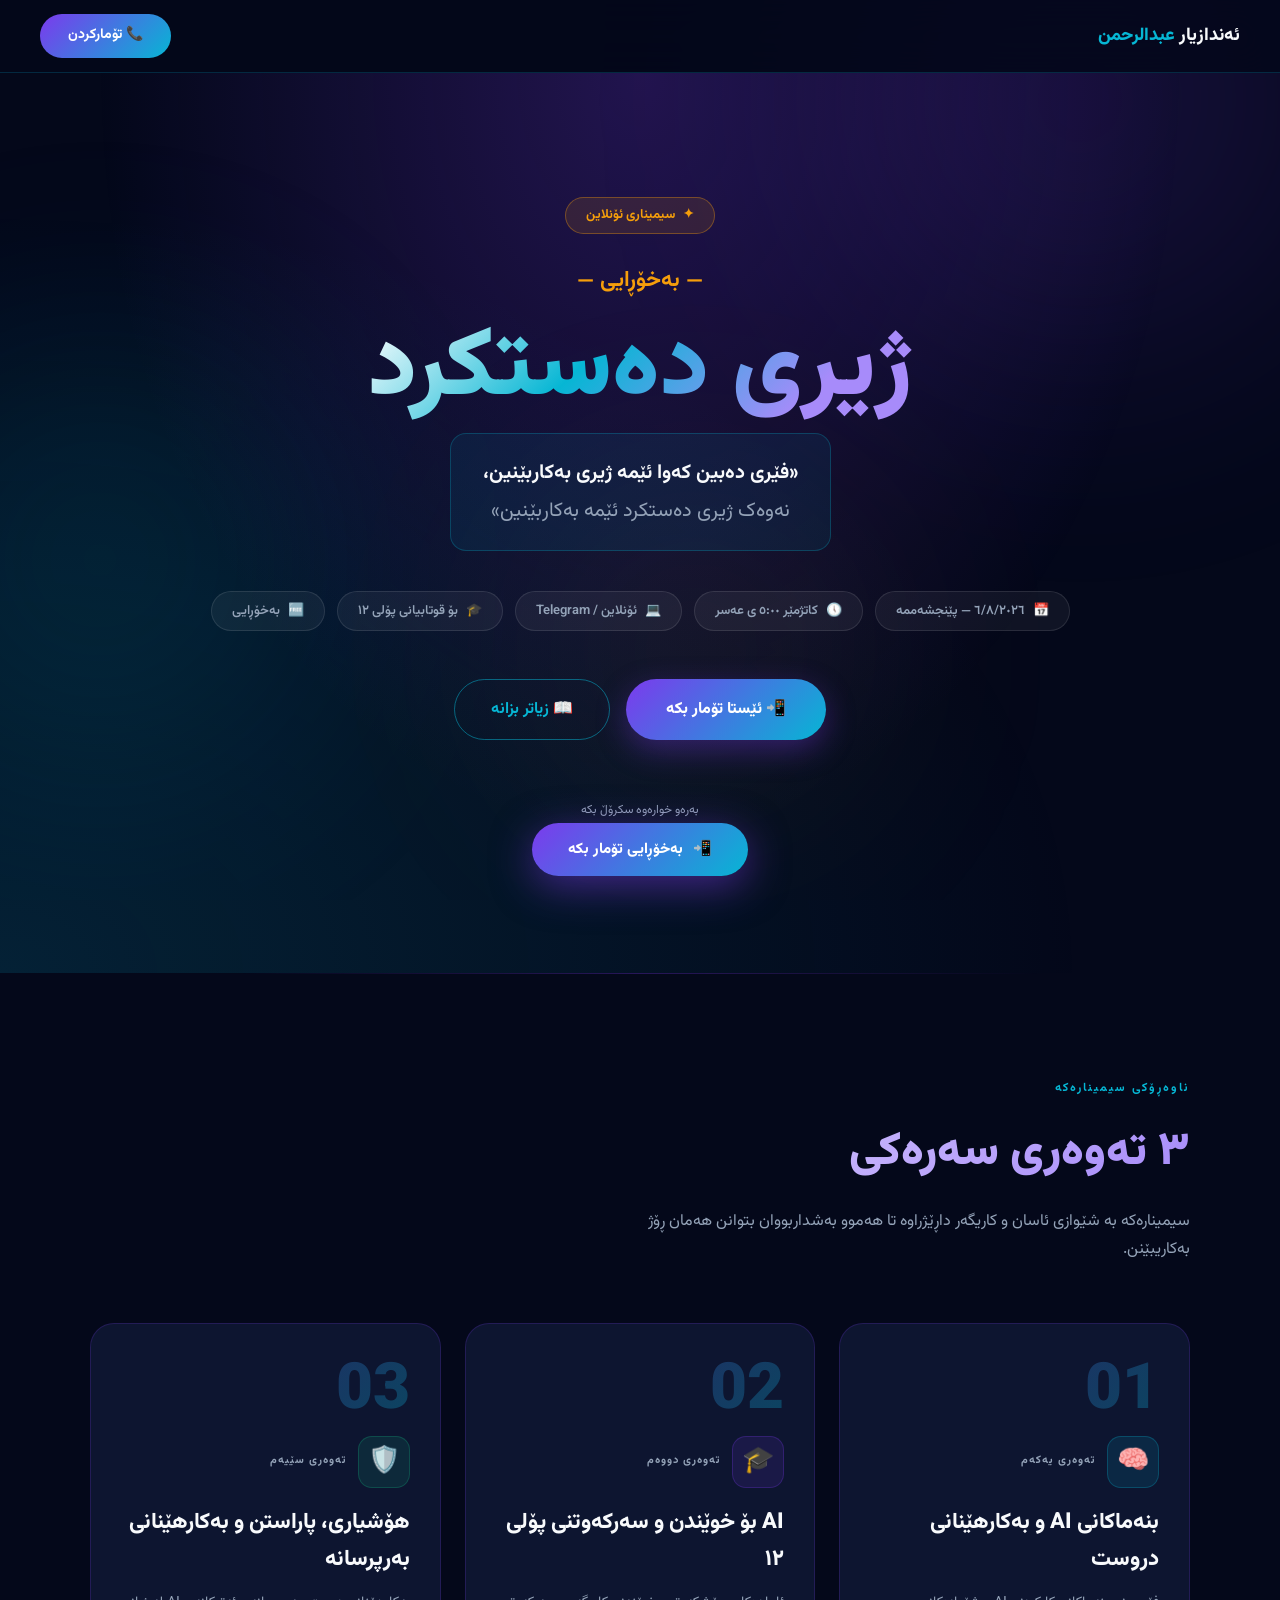
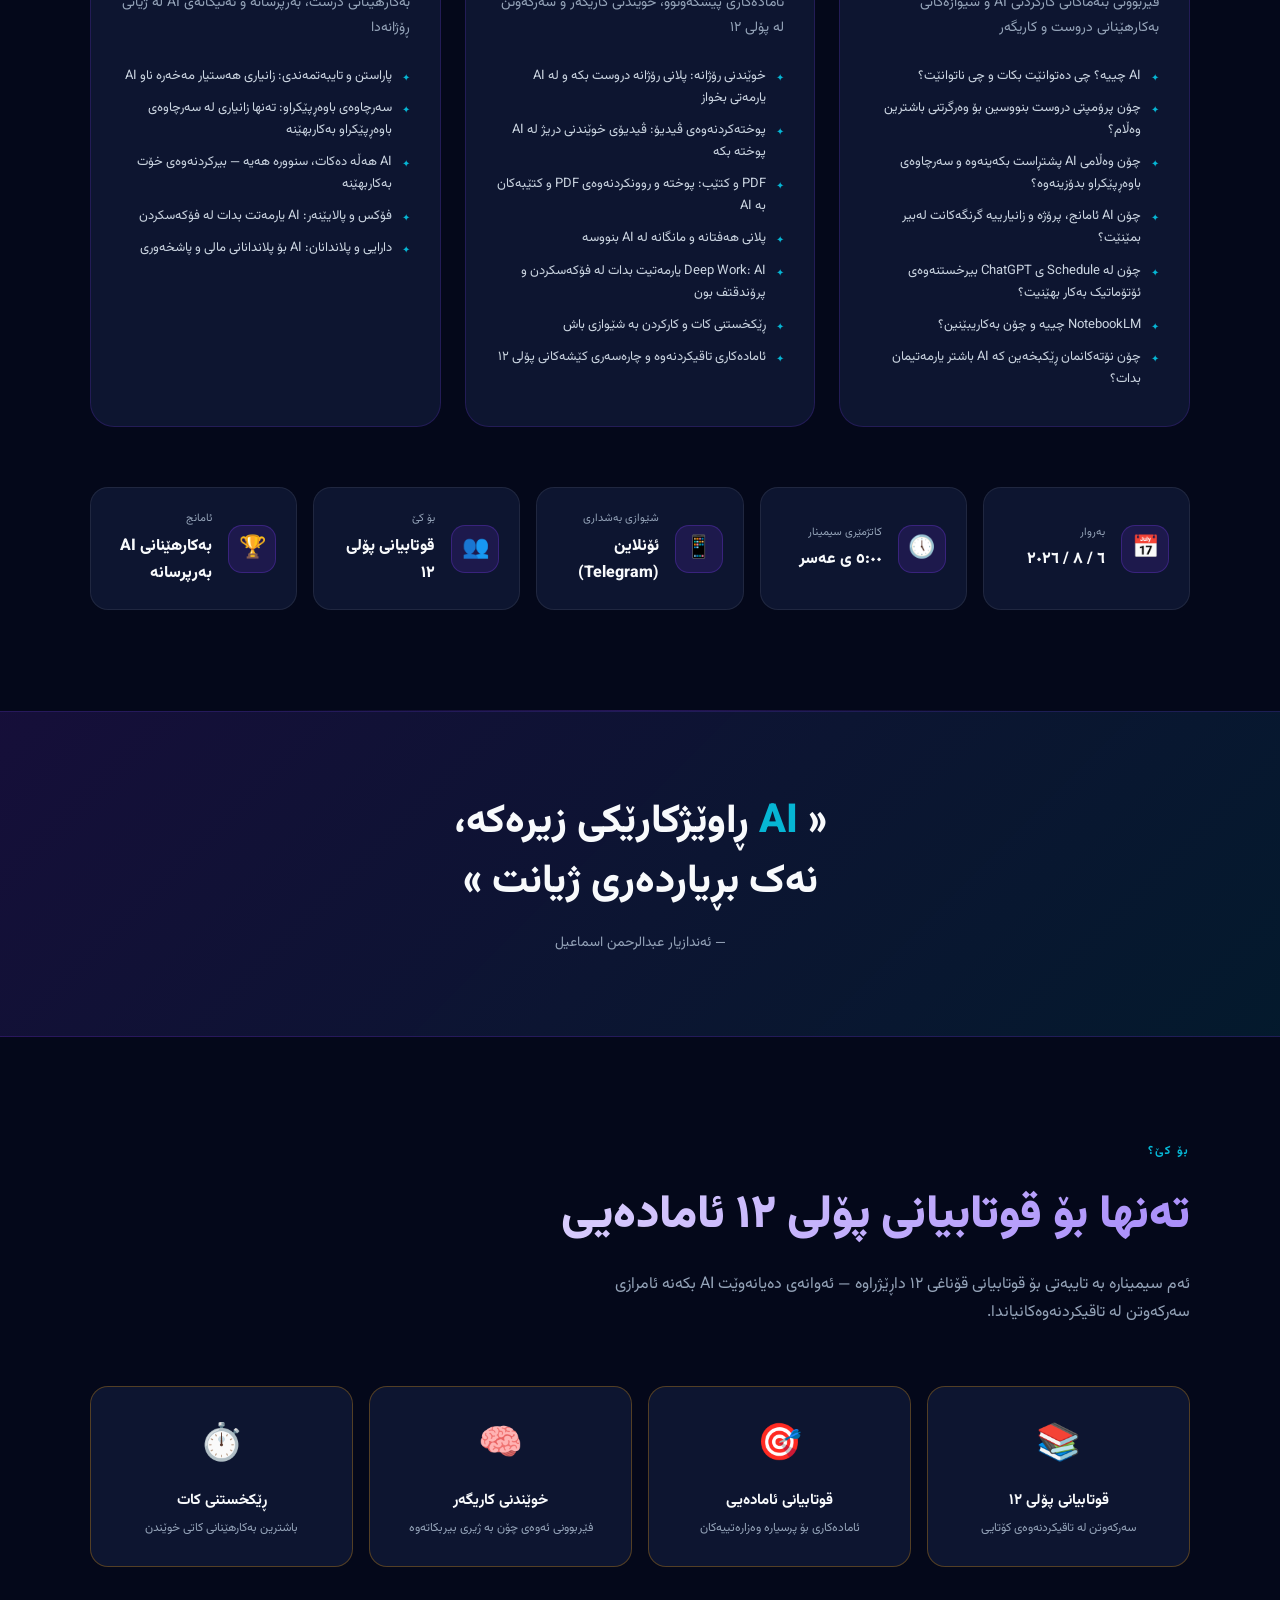
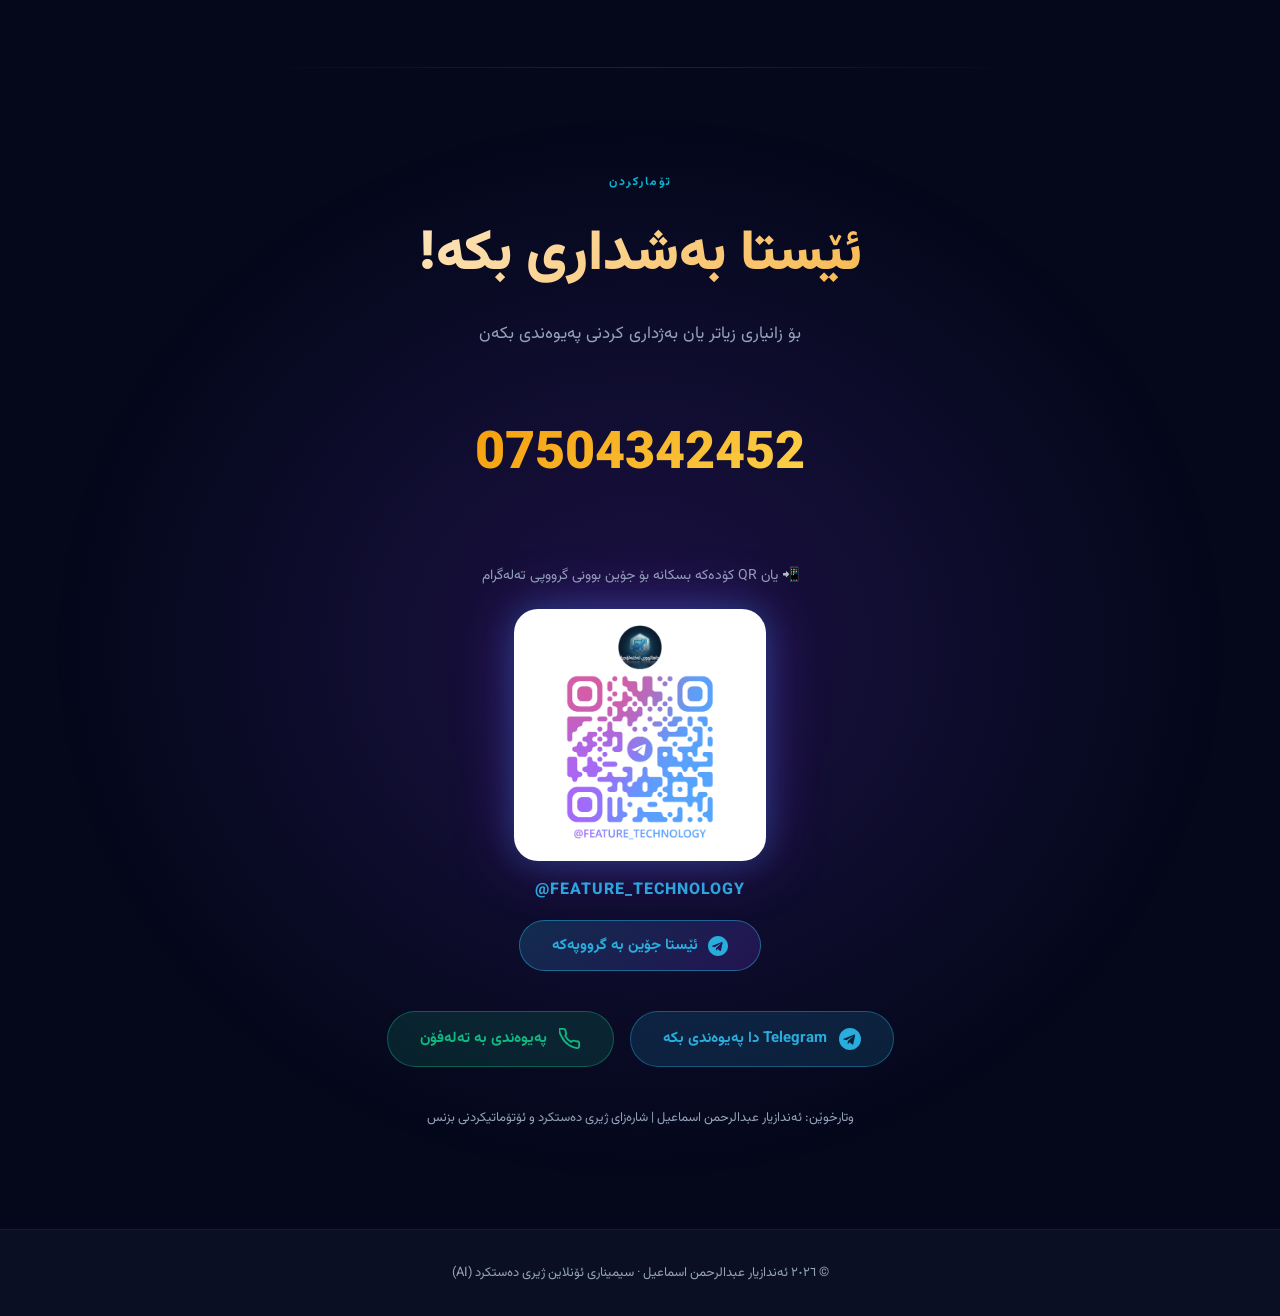
<file: pages/reklam.html>
<!DOCTYPE html>
<html lang="ckb" dir="rtl">
<head>
  <meta charset="UTF-8">
  <meta name="viewport" content="width=device-width, initial-scale=1.0">
  <title>سیمیناری ئۆنلاین ژیری دەستکرد (AI) | ئەندازیار عبدالرحمن اسماعیل</title>
  <meta name="description" content="فێری دەبین کەوا ئێمە ژیری بەکاربێنین، نەوەک ژیری دەستکرد ئێمە بەکاربێنین. سیمینارێکی تایبەت بۆ قوتابیانی پۆلی ١٢">
  <link rel="preconnect" href="https://fonts.googleapis.com">
  <link rel="preconnect" href="https://fonts.gstatic.com" crossorigin>
  <link href="https://fonts.googleapis.com/css2?family=Vazirmatn:wght@300;400;500;600;700;800;900&display=swap" rel="stylesheet">
  <style>
    *, *::before, *::after { box-sizing: border-box; margin: 0; padding: 0; }
    :root {
      --navy: #04081A; --navy-mid: #0A0F24; --navy-card: #0D1530; --navy-light: #111B3A;
      --blue: #06B6D4; --blue-light: #38BDF8; --purple: #7C3AED; --purple-light: #A78BFA;
      --gold: #F59E0B; --white: #F8FAFC; --muted: #94A3B8; --green: #10B981;
    }
    html { scroll-behavior: smooth; }
    body { font-family: "Vazirmatn", sans-serif; background: var(--navy); color: var(--white); overflow-x: hidden; line-height: 1.7; }
    .bg-ambient { position: fixed; inset: 0; z-index: 0; overflow: hidden; pointer-events: none; }
    .orb { position: absolute; border-radius: 50%; filter: blur(120px); opacity: 0.5; animation: orbFloat 12s ease-in-out infinite; }
    .orb-1 { width: 600px; height: 600px; background: radial-gradient(circle, rgba(124,58,237,0.4), transparent); top: -200px; right: -100px; }
    .orb-2 { width: 500px; height: 500px; background: radial-gradient(circle, rgba(6,182,212,0.3), transparent); bottom: 10%; left: -150px; animation-delay: -5s; }
    .orb-3 { width: 400px; height: 400px; background: radial-gradient(circle, rgba(245,158,11,0.2), transparent); top: 50%; right: 30%; animation-delay: -9s; }
    @keyframes orbFloat { 0%,100%{transform:translateY(0) scale(1)}50%{transform:translateY(-40px) scale(1.05)} }
    .site-header { position: sticky; top: 0; z-index: 100; background: rgba(4,8,26,0.85); backdrop-filter: blur(20px); border-bottom: 1px solid rgba(6,182,212,0.2); padding: 14px 40px; display: flex; justify-content: space-between; align-items: center; }
    .brand { font-size: 18px; font-weight: 800; } .brand span { color: var(--blue); }
    .header-cta { background: linear-gradient(135deg, var(--purple), var(--blue)); color: white; border: none; border-radius: 50px; padding: 10px 28px; font-family: "Vazirmatn",sans-serif; font-size: 14px; font-weight: 700; cursor: pointer; transition: all 0.3s; text-decoration: none; display: inline-block; }
    .header-cta:hover { transform: translateY(-2px); box-shadow: 0 8px 25px rgba(124,58,237,0.4); }
    .hero { position: relative; z-index: 1; min-height: 100vh; display: flex; flex-direction: column; justify-content: center; align-items: center; text-align: center; padding: 80px 24px; background: radial-gradient(ellipse at top, rgba(124,58,237,0.25) 0%, transparent 60%), radial-gradient(ellipse at bottom left, rgba(6,182,212,0.15) 0%, transparent 60%); }
    .hero-label { display: inline-flex; align-items: center; gap: 8px; background: rgba(245,158,11,0.12); border: 1px solid rgba(245,158,11,0.35); border-radius: 50px; padding: 6px 20px; margin-bottom: 28px; font-size: 13px; font-weight: 700; color: var(--gold); animation: fadeInDown 0.8s ease; }
    .hero-label::before { content: "✦"; }
    .hero-title { font-size: clamp(52px,10vw,96px); font-weight: 900; line-height: 1.1; background: linear-gradient(135deg,#FFFFFF 0%,#06B6D4 40%,#A78BFA 80%); -webkit-background-clip: text; background-clip: text; -webkit-text-fill-color: transparent; margin-bottom: 8px; animation: fadeInDown 0.9s ease 0.1s both; }
    .hero-subtitle-label { font-size: clamp(16px,3vw,22px); color: var(--gold); font-weight: 700; margin-bottom: 20px; animation: fadeInDown 0.9s ease 0.15s both; }
    .hero-quote { max-width: 680px; margin: 0 auto 40px; background: rgba(6,182,212,0.08); border: 1px solid rgba(6,182,212,0.25); border-radius: 16px; padding: 20px 32px; font-size: clamp(16px,2.5vw,20px); color: var(--muted); line-height: 1.9; animation: fadeInUp 1s ease 0.3s both; }
    .hero-quote strong { color: var(--white); }
    .hero-badges { display: flex; flex-wrap: wrap; justify-content: center; gap: 12px; margin-bottom: 48px; animation: fadeInUp 1s ease 0.4s both; }
    .badge { display: flex; align-items: center; gap: 8px; background: rgba(255,255,255,0.05); border: 1px solid rgba(255,255,255,0.1); border-radius: 50px; padding: 8px 20px; font-size: 13px; font-weight: 600; color: var(--muted); }
    .hero-cta-group { display: flex; gap: 16px; flex-wrap: wrap; justify-content: center; animation: fadeInUp 1s ease 0.5s both; }
    .btn-primary { background: linear-gradient(135deg, var(--purple), var(--blue)); color: white; border: none; border-radius: 50px; padding: 16px 40px; font-family: "Vazirmatn",sans-serif; font-size: 16px; font-weight: 800; cursor: pointer; transition: all 0.3s; text-decoration: none; display: inline-flex; align-items: center; gap: 10px; box-shadow: 0 10px 30px rgba(124,58,237,0.35); }
    .btn-primary:hover { transform: translateY(-3px); box-shadow: 0 15px 40px rgba(124,58,237,0.5); }
    .btn-outline { background: transparent; border: 1.5px solid rgba(6,182,212,0.5); color: var(--blue); border-radius: 50px; padding: 16px 36px; font-family: "Vazirmatn",sans-serif; font-size: 16px; font-weight: 700; cursor: pointer; transition: all 0.3s; text-decoration: none; display: inline-flex; align-items: center; gap: 10px; }
    .btn-outline:hover { background: rgba(6,182,212,0.1); transform: translateY(-3px); }
    .scroll-hint { margin-top: 60px; display: flex; flex-direction: column; align-items: center; gap: 8px; color: var(--muted); font-size: 12px; animation: bounce 2.5s infinite; }
    section { position: relative; z-index: 1; padding: 100px 24px; }
    .container { max-width: 1100px; margin: 0 auto; }
    .section-label { display: inline-block; font-size: 12px; font-weight: 700; letter-spacing: 2px; color: var(--blue); margin-bottom: 16px; }
    .section-title { font-size: clamp(28px,5vw,46px); font-weight: 900; margin-bottom: 16px; background: linear-gradient(135deg,#FFFFFF,#A78BFA); -webkit-background-clip: text; background-clip: text; -webkit-text-fill-color: transparent; }
    .section-desc { color: var(--muted); font-size: 16px; max-width: 600px; margin-bottom: 60px; }
    .topics-grid { display: grid; grid-template-columns: repeat(auto-fit,minmax(300px,1fr)); gap: 24px; }
    .topic-card { background: var(--navy-card); border: 1px solid rgba(124,58,237,0.2); border-radius: 24px; padding: 36px 30px; transition: all 0.35s; position: relative; overflow: hidden; }
    .topic-card:hover { transform: translateY(-6px); border-color: rgba(124,58,237,0.5); box-shadow: 0 20px 50px rgba(124,58,237,0.15); }
    .topic-num { font-size: 64px; font-weight: 900; line-height: 1; background: linear-gradient(135deg,rgba(124,58,237,0.3),rgba(6,182,212,0.3)); -webkit-background-clip: text; background-clip: text; -webkit-text-fill-color: transparent; margin-bottom: 12px; }
    .topic-icon-row { display: flex; align-items: center; gap: 12px; margin-bottom: 16px; }
    .topic-icon-box { width: 52px; height: 52px; border-radius: 14px; display: flex; align-items: center; justify-content: center; font-size: 26px; }
    .topic-name { font-size: 11px; font-weight: 700; color: var(--muted); letter-spacing: 1px; }
    .topic-title { font-size: 22px; font-weight: 800; color: var(--white); margin-bottom: 12px; }
    .topic-desc { color: var(--muted); font-size: 14px; line-height: 1.8; margin-bottom: 24px; }
    .topic-points { list-style: none; display: flex; flex-direction: column; gap: 10px; }
    .topic-points li { display: flex; align-items: flex-start; gap: 10px; font-size: 13px; color: #CBD5E1; }
    .topic-points li::before { content: "✦"; color: var(--blue); font-size: 10px; margin-top: 5px; flex-shrink: 0; }
    .info-strip { display: grid; grid-template-columns: repeat(auto-fit,minmax(200px,1fr)); gap: 16px; margin-top: 60px; }
    .info-box { background: var(--navy-card); border: 1px solid rgba(255,255,255,0.08); border-radius: 18px; padding: 22px 20px; display: flex; align-items: center; gap: 16px; transition: all 0.3s; }
    .info-box:hover { border-color: rgba(6,182,212,0.3); }
    .info-box-icon { width: 48px; height: 48px; border-radius: 14px; background: rgba(124,58,237,0.15); border: 1px solid rgba(124,58,237,0.3); display: flex; align-items: center; justify-content: center; font-size: 22px; flex-shrink: 0; }
    .info-box-label { font-size: 11px; color: var(--muted); margin-bottom: 4px; }
    .info-box-value { font-size: 16px; font-weight: 800; color: var(--white); }
    .quote-section { background: linear-gradient(135deg,rgba(124,58,237,0.15),rgba(6,182,212,0.1)); border-top: 1px solid rgba(124,58,237,0.2); border-bottom: 1px solid rgba(124,58,237,0.2); text-align: center; padding: 80px 24px; position: relative; z-index: 1; }
    .big-quote { font-size: clamp(22px,4vw,40px); font-weight: 800; line-height: 1.5; max-width: 800px; margin: 0 auto; color: var(--white); }
    .big-quote em { color: var(--blue); font-style: normal; }
    .audience-grid { display: grid; grid-template-columns: repeat(auto-fit,minmax(180px,1fr)); gap: 16px; }
    .audience-card { background: var(--navy-card); border: 1px solid rgba(255,255,255,0.07); border-radius: 18px; padding: 28px 20px; text-align: center; transition: all 0.3s; }
    .audience-card:hover { border-color: rgba(245,158,11,0.4); transform: translateY(-4px); }
    .audience-emoji { font-size: 36px; margin-bottom: 12px; }
    .audience-name { font-size: 15px; font-weight: 700; color: var(--white); }
    .audience-sub { font-size: 12px; color: var(--muted); margin-top: 4px; }
    .cta-section { text-align: center; padding: 100px 24px; background: radial-gradient(ellipse at center,rgba(124,58,237,0.2) 0%,transparent 65%); position: relative; z-index: 1; }
    .cta-title { font-size: clamp(28px,6vw,56px); font-weight: 900; margin-bottom: 16px; }
    .cta-desc { color: var(--muted); font-size: 17px; margin-bottom: 40px; }
    .phone-number { font-size: clamp(28px,6vw,52px); font-weight: 900; background: linear-gradient(135deg,var(--gold),#FCD34D); -webkit-background-clip: text; background-clip: text; -webkit-text-fill-color: transparent; direction: ltr; display: inline-block; margin: 24px 0; }
    .contact-methods { display: flex; flex-wrap: wrap; justify-content: center; gap: 16px; margin-top: 32px; }
    .contact-btn { display: inline-flex; align-items: center; gap: 12px; padding: 14px 32px; border-radius: 50px; font-family: "Vazirmatn",sans-serif; font-size: 15px; font-weight: 700; text-decoration: none; transition: all 0.3s; }
    .contact-btn.telegram { background: rgba(39,173,220,0.15); border: 1.5px solid rgba(39,173,220,0.4); color: #29ADDC; }
    .contact-btn.telegram:hover { background: rgba(39,173,220,0.25); transform: translateY(-3px); }
    .contact-btn.phone { background: rgba(16,185,129,0.15); border: 1.5px solid rgba(16,185,129,0.4); color: var(--green); }
    .contact-btn.phone:hover { background: rgba(16,185,129,0.25); transform: translateY(-3px); }
    footer { position: relative; z-index: 1; background: var(--navy-mid); border-top: 1px solid rgba(255,255,255,0.05); padding: 32px 24px; text-align: center; color: var(--muted); font-size: 13px; }
    .sticky-cta { position: fixed; bottom: 24px; left: 50%; transform: translateX(-50%); z-index: 200; background: linear-gradient(135deg,#7C3AED,#06B6D4); color: white; border: none; border-radius: 50px; padding: 14px 36px; font-family: "Vazirmatn",sans-serif; font-size: 15px; font-weight: 800; cursor: pointer; box-shadow: 0 10px 40px rgba(124,58,237,0.5); transition: all 0.3s; text-decoration: none; display: inline-flex; align-items: center; gap: 10px; animation: stickyPop 0.5s ease 2s both; }
    .sticky-cta:hover { transform: translateX(-50%) translateY(-3px); box-shadow: 0 15px 50px rgba(124,58,237,0.6); }
    .divider { height: 1px; background: linear-gradient(90deg,transparent,rgba(124,58,237,0.3),transparent); margin: 0 auto; max-width: 800px; position: relative; z-index: 1; }
    @keyframes stickyPop { from{opacity:0;transform:translateX(-50%) translateY(20px)}to{opacity:1;transform:translateX(-50%) translateY(0)} }
    @keyframes fadeInDown { from{opacity:0;transform:translateY(-20px)}to{opacity:1;transform:translateY(0)} }
    @keyframes fadeInUp { from{opacity:0;transform:translateY(20px)}to{opacity:1;transform:translateY(0)} }
    @keyframes bounce { 0%,100%{transform:translateY(0)}50%{transform:translateY(-10px)} }
    @media(max-width:600px){.site-header{padding:12px 16px}section{padding:60px 16px}}
  </style>
</head>
<body>
  <div class="bg-ambient">
    <div class="orb orb-1"></div>
    <div class="orb orb-2"></div>
    <div class="orb orb-3"></div>
  </div>

  <header class="site-header">
    <div class="brand">ئەندازیار <span>عبدالرحمن</span></div>
    <a href="#contact" class="header-cta">📞 تۆمارکردن</a>
  </header>

  <a href="#contact" class="sticky-cta">
    <span>📲</span> بەخۆڕایی تۆمار بکە
  </a>

  <section class="hero">
    <div class="hero-label">سیمیناری ئۆنلاین</div>
    <div class="hero-subtitle-label">— بەخۆڕایی —</div>
    <h1 class="hero-title">ژیری دەستکرد</h1>
    <div class="hero-quote">
      <strong>«فێری دەبین کەوا ئێمە ژیری بەکاربێنین،</strong><br>
      نەوەک ژیری دەستکرد ئێمە بەکاربێنین»
    </div>
    <div class="hero-badges">
      <div class="badge"><span>📅</span> ٦/٨/٢٠٢٦ — پێنجشەممە</div>
      <div class="badge"><span>🕔</span> کاتژمێر ٥:٠٠ ی عەسر</div>
      <div class="badge"><span>💻</span> ئۆنلاین / Telegram</div>
      <div class="badge"><span>🎓</span> بۆ قوتابیانی پۆلی ١٢</div>
      <div class="badge"><span>🆓</span> بەخۆڕایی</div>
    </div>
    <div class="hero-cta-group">
      <a href="#contact" class="btn-primary">📲 ئێستا تۆمار بکە</a>
      <a href="#topics" class="btn-outline">📖 زیاتر بزانە</a>
    </div>
    <div class="scroll-hint">
      <span>بەرەو خوارەوە سکرۆڵ بکە</span>
      <svg width="20" height="20" fill="none" stroke="currentColor" stroke-width="2.5" viewBox="0 0 24 24"><path d="M19 9l-7 7-7-7"/></svg>
    </div>
  </section>

  <div class="divider"></div>

  <section id="topics">
    <div class="container">
      <div class="section-label">ناوەڕۆکی سیمینارەکە</div>
      <h2 class="section-title">٣ تەوەری سەرەکی</h2>
      <p class="section-desc">سیمینارەکە بە شێوازی ئاسان و کاریگەر داڕێژراوە تا هەموو بەشداربووان بتوانن هەمان ڕۆژ بەکاریبێنن.</p>
      <div class="topics-grid">
        <div class="topic-card">
          <div class="topic-num">01</div>
          <div class="topic-icon-row">
            <div class="topic-icon-box" style="background:rgba(6,182,212,0.12);border:1px solid rgba(6,182,212,0.25)">🧠</div>
            <div><div class="topic-name">تەوەری یەکەم</div></div>
          </div>
          <div class="topic-title">بنەماکانی AI و بەکارهێنانی دروست</div>
          <div class="topic-desc">فێربوونی بنەماکانی کارکردنی AI و شێوازەکانی بەکارهێنانی دروست و کاریگەر</div>
          <ul class="topic-points">
            <li>AI چییە؟ چی دەتوانێت بکات و چی ناتوانێت؟</li>
            <li>چۆن پرۆمپتی دروست بنووسین بۆ وەرگرتنی باشترین وەڵام؟</li>
            <li>چۆن وەڵامی AI پشتڕاست بکەینەوە و سەرچاوەی باوەڕپێکراو بدۆزینەوە؟</li>
            <li>چۆن AI ئامانج، پرۆژە و زانیارییە گرنگەکانت لەبیر بمێنێت؟</li>
            <li>چۆن لە Schedule ی ChatGPT بیرخستنەوەی ئۆتۆماتیک بەکار بهێنیت؟</li>
            <li>NotebookLM چییە و چۆن بەکاریبێنین؟</li>
            <li>چۆن نۆتەکانمان ڕێکبخەین کە AI باشتر یارمەتیمان بدات؟</li>
          </ul>
        </div>
        <div class="topic-card">
          <div class="topic-num">02</div>
          <div class="topic-icon-row">
            <div class="topic-icon-box" style="background:rgba(124,58,237,0.12);border:1px solid rgba(124,58,237,0.25)">🎓</div>
            <div><div class="topic-name">تەوەری دووەم</div></div>
          </div>
          <div class="topic-title">AI بۆ خوێندن و سەرکەوتنی پۆلی ١٢</div>
          <div class="topic-desc">ئامادەکاری پێشکەوتوو، خوێندنی کاریگەر و سەرکەوتن لە پۆلی ١٢</div>
          <ul class="topic-points">
            <li>خوێندنی رۆژانە: پلانی رۆژانە دروست بکە و لە AI یارمەتی بخواز</li>
            <li>پوختەکردنەوەی ڤیدیۆ: ڤیدیۆی خوێندنی دریژ لە AI پوختە بکە</li>
            <li>PDF و کتێب: پوختە و روونکردنەوەی PDF و کتێبەکان بە AI</li>
            <li>پلانی هەفتانە و مانگانە لە AI بنووسە</li>
            <li>Deep Work: AI یارمەتیت بدات لە فۆکەسکردن و پرۆندقتف بون</li>
            <li>ڕێکخستنی کات و کارکردن بە شێوازی باش</li>
            <li>ئامادەکاری تاقیکردنەوە و چارەسەری کێشەکانی پۆلی ١٢</li>
          </ul>
        </div>
        <div class="topic-card">
          <div class="topic-num">03</div>
          <div class="topic-icon-row">
            <div class="topic-icon-box" style="background:rgba(16,185,129,0.12);border:1px solid rgba(16,185,129,0.25)">🛡️</div>
            <div><div class="topic-name">تەوەری سێیەم</div></div>
          </div>
          <div class="topic-title">هۆشیاری، پاراستن و بەکارهێنانی بەرپرسانە</div>
          <div class="topic-desc">بەکارهێنانی درست، بەرپرسانە و ئەتیکانەی AI لە ژیانی ڕۆژانەدا</div>
          <ul class="topic-points">
            <li>پاراستن و تایبەتمەندی: زانیاری هەستیار مەخەرە ناو AI</li>
            <li>سەرچاوەی باوەڕپێکراو: تەنها زانیاری لە سەرچاوەی باوەڕپێکراو بەکاربهێنە</li>
            <li>AI هەڵە دەکات، سنوورە هەیە — بیرکردنەوەی خۆت بەکاربهێنە</li>
            <li>فۆکس و پالایێنەر: AI یارمەتت بدات لە فۆکەسکردن</li>
            <li>دارایی و پلاندانان: AI بۆ پلاندانانی مالی و پاشخەوری</li>
          </ul>
        </div>
      </div>
      <div class="info-strip">
        <div class="info-box"><div class="info-box-icon">📅</div><div><div class="info-box-label">بەروار</div><div class="info-box-value">٦ / ٨ / ٢٠٢٦</div></div></div>
        <div class="info-box"><div class="info-box-icon">🕔</div><div><div class="info-box-label">کاتژمێری سیمینار</div><div class="info-box-value">٥:٠٠ ی عەسر</div></div></div>
        <div class="info-box"><div class="info-box-icon">📱</div><div><div class="info-box-label">شێوازی بەشداری</div><div class="info-box-value">ئۆنلاین (Telegram)</div></div></div>
        <div class="info-box"><div class="info-box-icon">👥</div><div><div class="info-box-label">بۆ کێ</div><div class="info-box-value">قوتابیانی پۆلی ١٢</div></div></div>
        <div class="info-box"><div class="info-box-icon">🏆</div><div><div class="info-box-label">ئامانج</div><div class="info-box-value">بەکارهێنانی AI بەرپرسانە</div></div></div>
      </div>
    </div>
  </section>

  <div class="divider"></div>

  <div class="quote-section">
    <div class="big-quote">« <em>AI</em> ڕاوێژکارێکی زیرەکە،<br>نەک بڕیاردەری ژیانت »</div>
    <p style="color:var(--muted);margin-top:20px;font-size:14px;">— ئەندازیار عبدالرحمن اسماعیل</p>
  </div>

  <section>
    <div class="container">
      <div class="section-label">بۆ کێ؟</div>
      <h2 class="section-title">تەنها بۆ قوتابیانی پۆلی ١٢ ئامادەیی</h2>
      <p class="section-desc">ئەم سیمینارە بە تایبەتی بۆ قوتابیانی قۆناغی ١٢ داڕێژراوە — ئەوانەی دەیانەوێت AI بکەنە ئامرازی سەرکەوتن لە تاقیکردنەوەکانیاندا.</p>
      <div class="audience-grid" style="grid-template-columns:repeat(auto-fit,minmax(220px,1fr))">
        <div class="audience-card" style="border-color:rgba(245,158,11,0.3)">
          <div class="audience-emoji">📚</div>
          <div class="audience-name">قوتابیانی پۆلی ١٢</div>
          <div class="audience-sub">سەرکەوتن لە تاقیکردنەوەی کۆتایی</div>
        </div>
        <div class="audience-card" style="border-color:rgba(245,158,11,0.3)">
          <div class="audience-emoji">🎯</div>
          <div class="audience-name">قوتابیانی ئامادەیی</div>
          <div class="audience-sub">ئامادەکاری بۆ پرسیارە وەزارەتییەکان</div>
        </div>
        <div class="audience-card" style="border-color:rgba(245,158,11,0.3)">
          <div class="audience-emoji">🧠</div>
          <div class="audience-name">خوێندنی کاریگەر</div>
          <div class="audience-sub">فێربوونی ئەوەی چۆن بە ژیری بیربکاتەوە</div>
        </div>
        <div class="audience-card" style="border-color:rgba(245,158,11,0.3)">
          <div class="audience-emoji">⏱️</div>
          <div class="audience-name">ڕێکخستنی کات</div>
          <div class="audience-sub">باشترین بەکارهێنانی کاتی خوێندن</div>
        </div>
      </div>
    </div>
  </section>

  <div class="divider"></div>

  <section class="cta-section" id="contact">
    <div class="container">
      <div class="section-label" style="text-align:center">تۆمارکردن</div>
      <h2 class="cta-title" style="background:linear-gradient(135deg,#FFFFFF,#F59E0B);-webkit-background-clip:text;background-clip:text;-webkit-text-fill-color:transparent">ئێستا بەشداری بکە!</h2>
      <p class="cta-desc">بۆ زانیاری زیاتر یان بەژداری کردنی پەیوەندی بکەن</p>
      <div class="phone-number" dir="ltr">07504342452</div>

      <!-- QR Code Section -->
      <div style="margin: 40px auto; display: flex; flex-direction: column; align-items: center; gap: 16px;">
        <p style="color: var(--muted); font-size: 14px; margin-bottom: 4px;">📲 یان QR کۆدەکە بسکانە بۆ جۆین بوونی گرووپی تەلەگرام</p>
        <div style="background: white; border-radius: 24px; padding: 16px; box-shadow: 0 0 60px rgba(124,58,237,0.4), 0 0 30px rgba(6,182,212,0.25); display: inline-block; position: relative;">
          <img src="../assets/image/qr-group.png" alt="QR کۆدی گرووپی تەلەگرام" style="width: 220px; height: 220px; display: block; border-radius: 12px; object-fit: contain;">
        </div>
        <a href="https://t.me/FEATURE_TECHNOLOGY" target="_blank" style="color: #29ADDC; font-size: 16px; font-weight: 800; text-decoration: none; letter-spacing: 1px; direction: ltr;">@FEATURE_TECHNOLOGY</a>
        <a href="https://t.me/FEATURE_TECHNOLOGY" target="_blank"
          style="background: linear-gradient(135deg, rgba(39,173,220,0.2), rgba(124,58,237,0.2)); border: 1.5px solid rgba(39,173,220,0.5); color: #29ADDC; border-radius: 50px; padding: 12px 32px; font-family: 'Vazirmatn',sans-serif; font-size: 15px; font-weight: 700; text-decoration: none; display: inline-flex; align-items: center; gap: 10px; transition: all 0.3s;">
          <svg width="20" height="20" viewBox="0 0 24 24" fill="currentColor"><path d="M12 0C5.373 0 0 5.373 0 12s5.373 12 12 12 12-5.373 12-12S18.627 0 12 0zm5.562 8.069l-1.97 9.289c-.145.658-.537.818-1.084.508l-3-2.21-1.447 1.394c-.16.16-.295.295-.605.295l.213-3.053 5.56-5.023c.242-.213-.054-.333-.373-.12l-6.871 4.326-2.962-.924c-.643-.204-.657-.643.136-.953l11.57-4.461c.537-.194 1.006.131.833.932z"/></svg>
          ئێستا جۆین بە گرووپەکە
        </a>
      </div>
      <div class="contact-methods">
        <a href="https://t.me/07504342452" target="_blank" class="contact-btn telegram">
          <svg width="22" height="22" viewBox="0 0 24 24" fill="currentColor"><path d="M12 0C5.373 0 0 5.373 0 12s5.373 12 12 12 12-5.373 12-12S18.627 0 12 0zm5.562 8.069l-1.97 9.289c-.145.658-.537.818-1.084.508l-3-2.21-1.447 1.394c-.16.16-.295.295-.605.295l.213-3.053 5.56-5.023c.242-.213-.054-.333-.373-.12l-6.871 4.326-2.962-.924c-.643-.204-.657-.643.136-.953l11.57-4.461c.537-.194 1.006.131.833.932z"/></svg>
          Telegram دا پەیوەندی بکە
        </a>
        <a href="tel:07504342452" class="contact-btn phone">
          <svg width="22" height="22" fill="none" stroke="currentColor" stroke-width="2" viewBox="0 0 24 24"><path d="M22 16.92v3a2 2 0 01-2.18 2 19.79 19.79 0 01-8.63-3.07A19.5 19.5 0 013.07 9.81a19.79 19.79 0 01-3.07-8.68A2 2 0 012 1h3a2 2 0 012 1.72c.127.96.361 1.903.7 2.81a2 2 0 01-.45 2.11L6.91 8.91a16 16 0 006.18 6.18l1.27-.73a2 2 0 012.11-.45c.907.339 1.85.573 2.81.7A2 2 0 0122 16.92z"/></svg>
          پەیوەندی بە تەلەفۆن
        </a>
      </div>
      <p style="margin-top:40px;color:var(--muted);font-size:13px">وتارخوێن: ئەندازیار عبدالرحمن اسماعیل | شارەزای ژیری دەستکرد و ئۆتۆماتیکردنی بزنس</p>
    </div>
  </section>

  <footer>
    <p>© ٢٠٢٦ ئەندازیار عبدالرحمن اسماعیل &middot; سیمیناری ئۆنلاین ژیری دەستکرد (AI)</p>
  </footer>
</body>
</html>
</file>
<file: assets/css/index.css>
@import url('https://fonts.googleapis.com/css2?family=Inter:wght@300;400;500;600;700&family=Vazirmatn:wght@300;400;500;600;700;800&display=swap');

:root {
  /* Color System */
  --bg-primary: #0B1020;
  --bg-secondary: #111827;
  --bg-card: rgba(17, 24, 39, 0.75);
  --bg-card-hover: rgba(31, 41, 55, 0.85);
  
  --border-subtle: rgba(255, 255, 255, 0.08);
  --border-active: rgba(37, 99, 235, 0.4);
  
  --blue-primary: #2563EB;
  --blue-glow: rgba(37, 99, 235, 0.35);
  --purple-accent: #7C3AED;
  --purple-glow: rgba(124, 58, 237, 0.35);
  --cyan-accent: #06B6D4;
  --cyan-glow: rgba(6, 182, 212, 0.35);
  
  --text-white: #FFFFFF;
  --text-light: #D1D5DB;
  --text-muted: #9CA3AF;
  
  --color-success: #10B981;
  --color-warning: #F59E0B;
  --color-danger: #EF4444;
  
  /* Spacing Scale */
  --space-xs: 8px;
  --space-s: 16px;
  --space-m: 24px;
  --space-l: 32px;
  --space-xl: 48px;
  --space-xxl: 64px;
  
  /* Radii */
  --radius-s: 8px;
  --radius-m: 16px;
  --radius-l: 24px;
  --radius-xl: 32px;
  
  /* Typography */
  --font-family: 'Vazirmatn', 'Inter', -apple-system, BlinkMacSystemFont, sans-serif;
  
  /* Transitions */
  --transition-fast: 0.2s ease;
  --transition-normal: 0.4s cubic-bezier(0.16, 1, 0.3, 1);
}

/* Light Theme Mode for High Contrast Projectors */
body.light-theme {
  --bg-primary: #F8FAFC;
  --bg-secondary: #FFFFFF;
  --bg-card: rgba(255, 255, 255, 0.92);
  --bg-card-hover: #F1F5F9;
  --border-subtle: rgba(15, 23, 42, 0.12);
  --border-active: #2563EB;
  --text-white: #0F172A;
  --text-light: #334155;
  --text-muted: #64748B;
  background-color: #F8FAFC !important;
  color: #0F172A !important;
}

body.light-theme .glass-card {
  background: #FFFFFF !important;
  border: 1px solid rgba(15, 23, 42, 0.15) !important;
  box-shadow: 0 10px 30px rgba(0, 0, 0, 0.06) !important;
  color: #0F172A !important;
}

body.light-theme .presenter-header {
  background: rgba(255, 255, 255, 0.95) !important;
  border-bottom: 1px solid rgba(0, 0, 0, 0.08) !important;
}

body.light-theme .presenter-footer {
  background: rgba(255, 255, 255, 0.95) !important;
  border-top: 1px solid rgba(0, 0, 0, 0.08) !important;
  color: #334155 !important;
}

body.light-theme .btn-icon {
  background: #F1F5F9 !important;
  color: #0F172A !important;
  border: 1px solid #CBD5E1 !important;
}

body.light-theme .btn-icon:hover {
  background: #E2E8F0 !important;
}

body.light-theme .brand-badge {
  background: #E2E8F0 !important;
  color: #0F172A !important;
}

body.light-theme .header-center-quote {
  background: rgba(6, 182, 212, 0.12) !important;
  color: #0284C7 !important;
  border-color: rgba(6, 182, 212, 0.4) !important;
}

body.light-theme .bg-ambient {
  opacity: 0.15 !important;
}

body.light-theme .card-title,
body.light-theme .slide-title {
  color: #0F172A !important;
}

body.light-theme .card-body {
  color: #334155 !important;
}

/* Dropdown Navigation Menu */
.dropdown-menu-box {
  display: none;
  position: absolute;
  top: calc(100% + 8px);
  right: 0;
  background: #0F172A;
  border: 1px solid rgba(6, 182, 212, 0.3);
  border-radius: 12px;
  min-width: 220px;
  padding: 8px;
  box-shadow: 0 10px 30px rgba(0, 0, 0, 0.5);
  z-index: 999;
  backdrop-filter: blur(16px);
}

.dropdown-menu-box.show {
  display: flex;
  flex-direction: column;
  gap: 4px;
}

.dropdown-item {
  display: flex;
  align-items: center;
  gap: 10px;
  padding: 10px 14px;
  color: #F8FAFC;
  text-decoration: none;
  font-size: 13px;
  font-weight: 500;
  border-radius: 8px;
  transition: all 0.2s ease;
}

.dropdown-item:hover {
  background: rgba(6, 182, 212, 0.15);
  color: #67E8F9;
}

body.light-theme .dropdown-menu-box {
  background: #FFFFFF !important;
  border-color: rgba(15, 23, 42, 0.15) !important;
  box-shadow: 0 10px 30px rgba(0, 0, 0, 0.1) !important;
}

body.light-theme .dropdown-item {
  color: #0F172A !important;
}

body.light-theme .dropdown-item:hover {
  background: #F1F5F9 !important;
  color: #2563EB !important;
}

* {
  box-sizing: border-box;
  margin: 0;
  padding: 0;
  -webkit-font-smoothing: antialiased;
}

body {
  background-color: var(--bg-primary);
  color: var(--text-white);
  font-family: var(--font-family);
  direction: rtl;
  overflow: hidden;
  height: 100vh;
  width: 100vw;
  user-select: none;
}

/* Background Ambient Glows & Images */
.bg-ambient {
  position: fixed;
  top: 0;
  left: 0;
  width: 100vw;
  height: 100vh;
  z-index: 0;
  pointer-events: none;
  overflow: hidden;
}

.ambient-orb {
  position: absolute;
  border-radius: 50%;
  filter: blur(120px);
  opacity: 0.25;
  animation: floatOrb 18s ease-in-out infinite alternate;
}

.orb-1 {
  top: -10%;
  right: -5%;
  width: 600px;
  height: 600px;
  background: radial-gradient(circle, var(--blue-primary), transparent);
}

.orb-2 {
  bottom: -15%;
  left: -5%;
  width: 700px;
  height: 700px;
  background: radial-gradient(circle, var(--purple-accent), transparent);
  animation-delay: -6s;
}

.orb-3 {
  top: 40%;
  left: 35%;
  width: 450px;
  height: 450px;
  background: radial-gradient(circle, var(--cyan-accent), transparent);
  animation-delay: -12s;
}

@keyframes floatOrb {
  0% { transform: translate(0, 0) scale(1); }
  50% { transform: translate(30px, -40px) scale(1.08); }
  100% { transform: translate(-30px, 20px) scale(0.95); }
}

/* Presentation Container */
.presentation-container {
  position: relative;
  width: 100vw;
  height: 100vh;
  z-index: 1;
  display: flex;
  flex-direction: column;
}

/* Header Bar */
.presenter-header {
  position: absolute;
  top: 0;
  left: 0;
  right: 0;
  height: 60px;
  padding: 0 var(--space-xl);
  display: flex;
  justify-content: space-between;
  align-items: center;
  z-index: 10;
  background: linear-gradient(180deg, rgba(11, 16, 32, 0.95) 0%, rgba(11, 16, 32, 0) 100%);
}

.header-center-quote {
  position: absolute;
  left: 50%;
  transform: translateX(-50%);
  color: var(--cyan-accent);
  font-size: 15px;
  font-weight: 600;
  background: rgba(6, 182, 212, 0.08);
  border: 1px solid rgba(6, 182, 212, 0.3);
  padding: 5px 20px;
  border-radius: 100px;
  letter-spacing: 0.3px;
  box-shadow: 0 0 15px rgba(6, 182, 212, 0.15);
  display: flex;
  align-items: center;
  gap: 8px;
}

.brand-badge {
  display: flex;
  align-items: center;
  gap: var(--space-s);
  background: rgba(255, 255, 255, 0.05);
  backdrop-filter: blur(12px);
  border: 1px solid var(--border-subtle);
  padding: 6px 16px;
  border-radius: 100px;
  font-size: 14px;
  font-weight: 500;
  color: var(--text-light);
}

.brand-badge .dot {
  width: 8px;
  height: 8px;
  background-color: var(--cyan-accent);
  border-radius: 50%;
  box-shadow: 0 0 12px var(--cyan-accent);
  animation: pulseDot 2s ease-in-out infinite alternate;
}

@keyframes pulseDot {
  0% { opacity: 0.4; transform: scale(0.8); }
  100% { opacity: 1; transform: scale(1.3); }
}

.header-controls {
  display: flex;
  gap: var(--space-s);
  align-items: center;
}

.btn-icon {
  background: rgba(255, 255, 255, 0.06);
  border: 1px solid var(--border-subtle);
  color: var(--text-white);
  padding: 8px 14px;
  border-radius: var(--radius-s);
  cursor: pointer;
  font-family: inherit;
  font-size: 13px;
  font-weight: 500;
  display: flex;
  align-items: center;
  gap: 8px;
  transition: var(--transition-fast);
}

.btn-icon:hover {
  background: rgba(37, 99, 235, 0.25);
  border-color: var(--border-active);
  color: var(--text-white);
  box-shadow: 0 0 15px rgba(37, 99, 235, 0.3);
}

/* Slides Viewport */
.slides-viewport {
  flex: 1;
  position: relative;
  width: 100%;
  height: 100%;
  overflow: hidden;
}

/* Slide Element & Background AI Images */
.slide {
  position: absolute;
  top: 0;
  left: 0;
  width: 100%;
  height: 100%;
  padding: 70px var(--space-xxl) 70px var(--space-xxl);
  display: flex;
  flex-direction: column;
  justify-content: center;
  opacity: 0;
  visibility: hidden;
  transform: scale(0.95) translateY(10px);
  transition: opacity 0.5s cubic-bezier(0.16, 1, 0.3, 1), transform 0.5s cubic-bezier(0.16, 1, 0.3, 1), visibility 0.5s;
  pointer-events: none;
}

.slide.active {
  opacity: 1;
  visibility: visible;
  transform: scale(1) translateY(0);
  pointer-events: auto;
}

/* Slide Specific Background Artwork Integration */
.slide.bg-hero-art::before {
  content: '';
  position: absolute;
  inset: 0;
  background-image: url('assets/hero_ai_future.png');
  background-size: cover;
  background-position: center;
  opacity: 0.18;
  z-index: -1;
  pointer-events: none;
  filter: contrast(1.1) brightness(0.9);
}

.slide.bg-workflow-art::before {
  content: '';
  position: absolute;
  inset: 0;
  background-image: url('assets/ai_workflow_nodes.png');
  background-size: cover;
  background-position: center;
  opacity: 0.16;
  z-index: -1;
  pointer-events: none;
  filter: contrast(1.1);
}

.slide.bg-analytics-art::before {
  content: '';
  position: absolute;
  inset: 0;
  background-image: url('assets/ai_doc_analytics.png');
  background-size: cover;
  background-position: center;
  opacity: 0.15;
  z-index: -1;
  pointer-events: none;
}

/* Slide Content Wrapper */
.slide-content-wrapper {
  max-width: 1400px;
  margin: 0 auto;
  width: 100%;
  height: 100%;
  display: flex;
  flex-direction: column;
  justify-content: center;
}

/* Slide Header Animations */
.slide-header {
  margin-bottom: var(--space-l);
  opacity: 0;
  transform: translateY(-15px);
  transition: opacity 0.4s ease 0.1s, transform 0.4s ease 0.1s;
}

.slide.active .slide-header {
  opacity: 1;
  transform: translateY(0);
}

.slide-category {
  display: inline-block;
  color: var(--cyan-accent);
  font-size: 14px;
  font-weight: 600;
  letter-spacing: 0.5px;
  text-transform: uppercase;
  margin-bottom: var(--space-xs);
}

.slide-title {
  font-size: 36px;
  font-weight: 700;
  color: var(--text-white);
  line-height: 1.3;
}

/* 12-Column Grid System */
.grid-12 {
  display: grid;
  grid-template-columns: repeat(12, 1fr);
  gap: var(--space-m);
  align-items: stretch;
}

/* Glassmorphism Card System & Staggered Reveal Animations */
.glass-card {
  background: var(--bg-card);
  backdrop-filter: blur(16px);
  -webkit-backdrop-filter: blur(16px);
  border: 1px solid var(--border-subtle);
  border-radius: var(--radius-l);
  padding: var(--space-l);
  display: flex;
  flex-direction: column;
  position: relative;
  overflow: hidden;
  opacity: 0;
  transform: translateY(30px) scale(0.96);
  transition: opacity 0.5s cubic-bezier(0.16, 1, 0.3, 1), transform 0.5s cubic-bezier(0.16, 1, 0.3, 1), border-color 0.3s ease, box-shadow 0.3s ease;
}

/* Staggered Card Reveal on Slide Active */
.slide.active .glass-card {
  opacity: 1;
  transform: translateY(0) scale(1);
}

.slide.active .glass-card:nth-child(1) { transition-delay: 0.15s; }
.slide.active .glass-card:nth-child(2) { transition-delay: 0.25s; }
.slide.active .glass-card:nth-child(3) { transition-delay: 0.35s; }
.slide.active .glass-card:nth-child(4) { transition-delay: 0.45s; }
.slide.active .glass-card:nth-child(5) { transition-delay: 0.55s; }
.slide.active .glass-card:nth-child(6) { transition-delay: 0.65s; }

.glass-card:hover {
  border-color: rgba(37, 99, 235, 0.4);
  transform: translateY(-4px) scale(1.01) !important;
  box-shadow: 0 16px 40px rgba(0, 0, 0, 0.5), 0 0 25px rgba(37, 99, 235, 0.2);
}

.glass-card.card-accent-blue {
  border-top: 3px solid var(--blue-primary);
}

.glass-card.card-accent-purple {
  border-top: 3px solid var(--purple-accent);
}

.glass-card.card-accent-cyan {
  border-top: 3px solid var(--cyan-accent);
}

/* Animated SVG Icon System */
.card-icon {
  width: 52px;
  height: 52px;
  border-radius: var(--radius-m);
  background: rgba(37, 99, 235, 0.15);
  border: 1px solid rgba(37, 99, 235, 0.3);
  display: flex;
  align-items: center;
  justify-content: center;
  color: var(--cyan-accent);
  margin-bottom: var(--space-m);
  position: relative;
  animation: floatIcon 4s ease-in-out infinite alternate;
  box-shadow: 0 0 15px rgba(6, 182, 212, 0.15);
}

.glass-card:hover .card-icon {
  animation: pulseIcon 1.5s ease-in-out infinite alternate;
  color: #FFFFFF;
  background: linear-gradient(135deg, var(--blue-primary), var(--purple-accent));
  border-color: var(--cyan-accent);
}

@keyframes floatIcon {
  0% { transform: translateY(0) rotate(0deg); }
  50% { transform: translateY(-4px) rotate(2deg); }
  100% { transform: translateY(0) rotate(0deg); }
}

@keyframes pulseIcon {
  0% { transform: scale(1); box-shadow: 0 0 10px var(--cyan-accent); }
  100% { transform: scale(1.12); box-shadow: 0 0 22px var(--cyan-accent); }
}

.card-number {
  font-size: 34px;
  font-weight: 800;
  background: linear-gradient(135deg, var(--cyan-accent), var(--blue-primary));
  -webkit-background-clip: text;
  -webkit-text-fill-color: transparent;
  margin-bottom: var(--space-s);
}

.card-title {
  font-size: 20px;
  font-weight: 600;
  color: var(--text-white);
  margin-bottom: var(--space-xs);
}

.card-body {
  font-size: 16px;
  color: var(--text-light);
  line-height: 1.6;
}

/* Hero Slide Layout & Animations */
.hero-wrapper {
  text-align: center;
  max-width: 1000px;
  margin: 0 auto;
  display: flex;
  flex-direction: column;
  align-items: center;
  gap: var(--space-l);
}

.hero-tag {
  background: linear-gradient(135deg, rgba(37, 99, 235, 0.2), rgba(124, 58, 237, 0.2));
  border: 1px solid rgba(124, 58, 237, 0.4);
  padding: 8px 24px;
  border-radius: 100px;
  color: var(--cyan-accent);
  font-size: 16px;
  font-weight: 600;
  display: flex;
  align-items: center;
  gap: 10px;
  animation: floatOrb 10s ease-in-out infinite alternate;
}

.hero-title {
  font-size: 94px;
  font-weight: 800;
  line-height: 1.25;
  background: linear-gradient(135deg, #FFFFFF 30%, var(--text-light) 70%, var(--cyan-accent) 100%);
  -webkit-background-clip: text;
  -webkit-text-fill-color: transparent;
}

.hero-subtitle {
  font-size: 24px;
  color: var(--text-light);
  line-height: 1.5;
  max-width: 850px;
}

.hero-presenter {
  display: flex;
  align-items: center;
  gap: var(--space-m);
  background: var(--bg-card);
  border: 1px solid var(--border-subtle);
  padding: 14px 28px;
  border-radius: var(--radius-m);
  margin-top: var(--space-s);
  backdrop-filter: blur(12px);
}

.presenter-avatar {
  width: 44px;
  height: 44px;
  border-radius: 50%;
  background: linear-gradient(135deg, var(--blue-primary), var(--purple-accent));
  display: flex;
  align-items: center;
  justify-content: center;
  font-weight: 700;
  color: white;
  font-size: 18px;
  box-shadow: 0 0 15px var(--purple-glow);
}

.presenter-text {
  text-align: right;
}

.presenter-name {
  font-size: 18px;
  font-weight: 700;
  color: var(--text-white);
}

.presenter-role {
  font-size: 14px;
  color: var(--text-muted);
}

/* Section Divider Slide Layout */
.section-divider-wrapper {
  display: grid;
  grid-template-columns: 200px 1fr;
  gap: var(--space-xxl);
  align-items: center;
  max-width: 1100px;
  margin: 0 auto;
}

.section-big-number {
  font-size: 120px;
  font-weight: 900;
  line-height: 1;
  background: linear-gradient(135deg, var(--blue-primary), var(--purple-accent));
  -webkit-background-clip: text;
  -webkit-text-fill-color: transparent;
  text-shadow: 0 0 40px var(--blue-glow);
}

.section-divider-title {
  font-size: 44px;
  font-weight: 800;
  color: var(--text-white);
  margin-bottom: var(--space-m);
}

.section-divider-quote {
  font-size: 22px;
  color: var(--text-light);
  line-height: 1.6;
  border-right: 4px solid var(--cyan-accent);
  padding-right: var(--space-m);
}

/* Comparison Slide & Stagger Animations */
.comparison-container {
  display: grid;
  grid-template-columns: 1fr 1fr;
  gap: var(--space-l);
  margin-top: var(--space-m);
}

.comparison-card {
  padding: var(--space-l);
  border-radius: var(--radius-l);
  display: flex;
  flex-direction: column;
  gap: var(--space-m);
  opacity: 0;
  transform: translateY(30px);
  transition: opacity 0.5s ease, transform 0.5s ease;
}

.slide.active .comparison-card:nth-child(1) { opacity: 1; transform: translateY(0); transition-delay: 0.2s; }
.slide.active .comparison-card:nth-child(2) { opacity: 1; transform: translateY(0); transition-delay: 0.4s; }

.comparison-card.weak {
  background: rgba(239, 68, 68, 0.08);
  border: 1px solid rgba(239, 68, 68, 0.3);
}

.comparison-card.strong {
  background: rgba(16, 185, 129, 0.08);
  border: 1px solid rgba(16, 185, 129, 0.3);
}

.comparison-badge {
  display: inline-flex;
  align-items: center;
  gap: 8px;
  padding: 6px 16px;
  border-radius: 100px;
  font-size: 14px;
  font-weight: 700;
  width: fit-content;
}

.weak .comparison-badge {
  background: rgba(239, 68, 68, 0.2);
  color: #FCA5A5;
}

.strong .comparison-badge {
  background: rgba(16, 185, 129, 0.2);
  color: #6EE7B7;
}

.prompt-code-box {
  background: rgba(0, 0, 0, 0.4);
  border: 1px solid rgba(255, 255, 255, 0.1);
  padding: var(--space-m);
  border-radius: var(--radius-m);
  font-family: inherit;
  font-size: 16px;
  line-height: 1.7;
  color: #F3F4F6;
  direction: rtl;
}

/* Workflow Flowchart Diagram & Stagger Animations */
.workflow-diagram {
  display: flex;
  align-items: center;
  justify-content: space-between;
  gap: var(--space-s);
  margin-top: var(--space-l);
}

.workflow-node {
  flex: 1;
  background: var(--bg-card);
  backdrop-filter: blur(16px);
  border: 1px solid var(--border-subtle);
  border-radius: var(--radius-l);
  padding: var(--space-l);
  text-align: center;
  display: flex;
  flex-direction: column;
  align-items: center;
  gap: var(--space-s);
  position: relative;
  opacity: 0;
  transform: translateY(30px) scale(0.95);
  transition: opacity 0.5s ease, transform 0.5s ease, border-color 0.3s ease;
}

.slide.active .workflow-node:nth-child(1) { opacity: 1; transform: translateY(0) scale(1); transition-delay: 0.15s; }
.slide.active .workflow-arrow:nth-child(2) { opacity: 1; transition-delay: 0.25s; }
.slide.active .workflow-node:nth-child(3) { opacity: 1; transform: translateY(0) scale(1); transition-delay: 0.35s; }
.slide.active .workflow-arrow:nth-child(4) { opacity: 1; transition-delay: 0.45s; }
.slide.active .workflow-node:nth-child(5) { opacity: 1; transform: translateY(0) scale(1); transition-delay: 0.55s; }
.slide.active .workflow-arrow:nth-child(6) { opacity: 1; transition-delay: 0.65s; }
.slide.active .workflow-node:nth-child(7) { opacity: 1; transform: translateY(0) scale(1); transition-delay: 0.75s; }

.workflow-node:hover {
  transform: translateY(-4px) !important;
  border-color: var(--cyan-accent);
  box-shadow: 0 10px 30px rgba(6, 182, 212, 0.2);
}

.workflow-node .node-step {
  width: 38px;
  height: 38px;
  border-radius: 50%;
  background: var(--blue-primary);
  color: white;
  display: flex;
  align-items: center;
  justify-content: center;
  font-weight: 700;
  font-size: 16px;
  box-shadow: 0 0 12px var(--blue-glow);
}

.workflow-arrow {
  color: var(--cyan-accent);
  font-size: 24px;
  font-weight: 700;
  opacity: 0;
  transition: opacity 0.4s ease;
  animation: pulseArrow 2s ease-in-out infinite alternate;
}

@keyframes pulseArrow {
  0% { transform: translateX(0); opacity: 0.7; }
  100% { transform: translateX(-5px); opacity: 1; }
}

/* Footer Bar */
.presenter-footer {
  position: absolute;
  bottom: 0;
  left: 0;
  right: 0;
  height: 50px;
  padding: 0 var(--space-xl);
  display: flex;
  justify-content: space-between;
  align-items: center;
  z-index: 10;
  background: linear-gradient(0deg, rgba(11, 16, 32, 0.95) 0%, rgba(11, 16, 32, 0) 100%);
  font-size: 13px;
  color: var(--text-muted);
}

.footer-progress-bar {
  position: absolute;
  top: 0;
  left: 0;
  height: 3px;
  background: linear-gradient(90deg, var(--blue-primary), var(--purple-accent), var(--cyan-accent));
  transition: width 0.4s cubic-bezier(0.16, 1, 0.3, 1);
}

/* Speaker Notes Drawer Panel */
.speaker-notes-drawer {
  position: fixed;
  bottom: -320px;
  left: 50%;
  transform: translateX(-50%);
  width: 90%;
  max-width: 1000px;
  height: 300px;
  background: rgba(17, 24, 39, 0.96);
  backdrop-filter: blur(20px);
  border: 1px solid var(--cyan-accent);
  border-bottom: none;
  border-radius: var(--radius-l) var(--radius-l) 0 0;
  z-index: 100;
  transition: bottom 0.4s cubic-bezier(0.16, 1, 0.3, 1);
  box-shadow: 0 -10px 40px rgba(0, 0, 0, 0.6);
  display: flex;
  flex-direction: column;
}

.speaker-notes-drawer.open {
  bottom: 0;
}

.notes-header {
  padding: var(--space-s) var(--space-m);
  background: rgba(255, 255, 255, 0.05);
  border-bottom: 1px solid var(--border-subtle);
  display: flex;
  justify-content: space-between;
  align-items: center;
  font-weight: 600;
  color: var(--cyan-accent);
}

.notes-content {
  padding: var(--space-m);
  overflow-y: auto;
  font-size: 17px;
  line-height: 1.7;
  color: #E5E7EB;
  direction: rtl;
}

/* Thumbnails Overlay Drawer */
.thumbnails-overlay {
  position: fixed;
  top: 0;
  left: 0;
  width: 100vw;
  height: 100vh;
  background: rgba(11, 16, 32, 0.96);
  backdrop-filter: blur(20px);
  z-index: 200;
  opacity: 0;
  visibility: hidden;
  transition: opacity 0.3s ease, visibility 0.3s ease;
  padding: var(--space-xl);
  display: flex;
  flex-direction: column;
}

.thumbnails-overlay.active {
  opacity: 1;
  visibility: visible;
}

.thumbnails-header {
  display: flex;
  justify-content: space-between;
  align-items: center;
  margin-bottom: var(--space-l);
}

.thumbnails-grid {
  display: grid;
  grid-template-columns: repeat(4, 1fr);
  gap: var(--space-m);
  overflow-y: auto;
  flex: 1;
  padding-bottom: var(--space-l);
}

.thumb-card {
  background: var(--bg-card);
  border: 1px solid var(--border-subtle);
  border-radius: var(--radius-m);
  padding: var(--space-m);
  cursor: pointer;
  transition: var(--transition-fast);
  display: flex;
  flex-direction: column;
  justify-content: space-between;
  min-height: 120px;
}

.thumb-card:hover, .thumb-card.active {
  border-color: var(--cyan-accent);
  background: rgba(37, 99, 235, 0.25);
  transform: translateY(-3px);
  box-shadow: 0 8px 20px rgba(6, 182, 212, 0.2);
}

.thumb-number {
  font-size: 12px;
  font-weight: 700;
  color: var(--cyan-accent);
}

.thumb-title {
  font-size: 15px;
  font-weight: 600;
  color: var(--text-white);
  margin-top: var(--space-xs);
}

/* Presenter Profile Slide Styles */
.profile-layout {
  display: grid;
  grid-template-columns: 4.5fr 7.5fr;
  gap: var(--space-l);
  align-items: stretch;
  width: 100%;
  max-width: 1100px;
  margin: 0 auto;
  padding-top: var(--space-s);
}

.profile-card {
  display: flex;
  flex-direction: column;
  align-items: center;
  justify-content: center;
  text-align: center;
  padding: var(--space-l);
  position: relative;
  overflow: hidden;
  height: 100%;
}

.profile-avatar-container {
  position: relative;
  width: 150px;
  height: 150px;
  margin-bottom: var(--space-m);
  z-index: 2;
}

.profile-img {
  width: 100%;
  height: 100%;
  object-fit: cover;
  border-radius: 28px;
  border: 3px solid rgba(6, 182, 212, 0.4);
  box-shadow: 0 15px 30px rgba(0, 0, 0, 0.4);
  transition: transform var(--transition-normal);
}

.profile-card:hover .profile-img {
  transform: scale(1.05) rotate(2deg);
  border-color: var(--cyan-accent);
}

.profile-avatar-glow {
  position: absolute;
  top: -8px;
  left: -8px;
  right: -8px;
  bottom: -8px;
  background: linear-gradient(135deg, var(--cyan-accent), var(--purple-accent));
  border-radius: 36px;
  z-index: -1;
  opacity: 0.35;
  filter: blur(12px);
  animation: rotateGlow 8s linear infinite;
}

@keyframes rotateGlow {
  0% { transform: rotate(0deg); }
  100% { transform: rotate(360deg); }
}

.profile-name {
  font-size: 22px;
  font-weight: 800;
  color: var(--text-white);
  margin-bottom: var(--space-s);
  text-shadow: 0 2px 4px rgba(0, 0, 0, 0.3);
}

.profile-badges {
  display: flex;
  flex-wrap: wrap;
  gap: 8px;
  justify-content: center;
}

.badge {
  font-size: 11px;
  font-weight: 700;
  padding: 4px 12px;
  border-radius: 100px;
  text-transform: uppercase;
  letter-spacing: 0.5px;
}

.badge-blue {
  background: rgba(37, 99, 235, 0.15);
  color: #60A5FA;
  border: 1px solid rgba(37, 99, 235, 0.3);
}

.badge-purple {
  background: rgba(124, 58, 237, 0.15);
  color: #C084FC;
  border: 1px solid rgba(124, 58, 237, 0.3);
}

.badge-cyan {
  background: rgba(6, 182, 212, 0.15);
  color: #22D3EE;
  border: 1px solid rgba(6, 182, 212, 0.3);
}

.profile-details {
  display: flex;
  flex-direction: column;
  gap: var(--space-s);
  justify-content: space-between;
}

.details-card {
  padding: var(--space-m) var(--space-l);
  flex: 1;
  display: flex;
  flex-direction: column;
  justify-content: center;
}

.details-title {
  font-size: 18px;
  font-weight: 700;
  margin-bottom: var(--space-s);
  display: flex;
  align-items: center;
  gap: var(--space-xs);
  color: var(--text-white);
  border-bottom: 1px solid var(--border-subtle);
  padding-bottom: 8px;
}

.card-accent-purple .details-title {
  color: #C084FC;
}

.card-accent-cyan .details-title {
  color: #22D3EE;
}

.details-title svg {
  stroke: currentColor;
}

.details-list {
  list-style: none;
  display: flex;
  flex-direction: column;
  gap: 10px;
}

.details-list li {
  position: relative;
  padding-right: 20px;
  font-size: 15px;
  line-height: 1.6;
  color: var(--text-light);
}

.details-list li::before {
  content: "✦";
  position: absolute;
  right: 0;
  color: var(--cyan-accent);
  font-size: 12px;
}

.card-accent-purple .details-list li::before {
  color: var(--purple-accent);
}


/* PROMPT LIBRARY MODAL STYLES */
.prompt-modal {
  position: fixed;
  top: 0;
  left: 0;
  width: 100vw;
  height: 100vh;
  background: rgba(8, 12, 24, 0.7);
  backdrop-filter: blur(16px);
  -webkit-backdrop-filter: blur(16px);
  z-index: 9999;
  display: none;
  justify-content: center;
  align-items: center;
  opacity: 0;
  transition: opacity 0.3s ease;
}

.prompt-modal.open {
  display: flex;
  opacity: 1;
}

.prompt-modal-content {
  background: rgba(17, 24, 39, 0.85);
  backdrop-filter: blur(20px);
  border: 1px solid rgba(255, 255, 255, 0.1);
  border-radius: var(--radius-m);
  width: 90%;
  max-width: 900px;
  max-height: 85vh;
  display: flex;
  flex-direction: column;
  box-shadow: 0 25px 50px -12px rgba(0, 0, 0, 0.5);
  transform: scale(0.95);
  transition: transform 0.3s cubic-bezier(0.16, 1, 0.3, 1);
  overflow: hidden;
}

.prompt-modal.open .prompt-modal-content {
  transform: scale(1);
}

.prompt-modal-header {
  display: flex;
  justify-content: space-between;
  align-items: center;
  padding: var(--space-m);
  border-bottom: 1px solid var(--border-subtle);
  background: rgba(0, 0, 0, 0.2);
}

.close-modal-btn {
  background: none;
  border: none;
  color: var(--text-muted);
  font-size: 28px;
  cursor: pointer;
  width: 36px;
  height: 36px;
  display: flex;
  align-items: center;
  justify-content: center;
  border-radius: 50%;
  transition: all 0.2s;
}

.close-modal-btn:hover {
  background: rgba(255, 255, 255, 0.1);
  color: var(--text-white);
}

.prompt-modal-body {
  padding: var(--space-m);
  overflow-y: auto;
  flex: 1;
}

.prompt-tabs {
  display: flex;
  gap: 12px;
  margin-bottom: var(--space-m);
  border-bottom: 1px solid var(--border-subtle);
  padding-bottom: 12px;
  flex-wrap: wrap;
}

.tab-btn {
  background: rgba(255, 255, 255, 0.03);
  border: 1px solid var(--border-subtle);
  color: var(--text-muted);
  padding: 10px 18px;
  border-radius: var(--radius-s);
  cursor: pointer;
  font-family: var(--font-family);
  font-size: 14px;
  font-weight: 600;
  transition: all 0.2s;
}

.tab-btn:hover {
  background: rgba(255, 255, 255, 0.08);
  color: var(--text-light);
}

.tab-btn.active {
  background: rgba(37, 99, 235, 0.2);
  color: #60A5FA;
  border-color: rgba(37, 99, 235, 0.5);
  box-shadow: 0 0 15px rgba(37, 99, 235, 0.15);
}

.tab-content {
  display: none;
}

.tab-content.active {
  display: block;
  animation: fadeIn 0.4s ease;
}

.prompt-comparison {
  display: flex;
  flex-direction: column;
  gap: 16px;
}

.comparison-level {
  padding: var(--space-s);
  border-radius: var(--radius-s);
  border: 1px solid var(--border-subtle);
}

.weak-lvl {
  border-right: 4px solid var(--color-danger);
  background: rgba(239, 68, 68, 0.02);
}

.weak-lvl .level-header {
  color: #FCA5A5;
}

.medium-lvl {
  border-right: 4px solid var(--color-warning);
  background: rgba(245, 158, 11, 0.02);
}

.medium-lvl .level-header {
  color: #FBBF24;
}

.strong-lvl {
  border-right: 4px solid var(--color-success);
  background: rgba(16, 185, 129, 0.02);
}

.strong-lvl .level-header {
  color: #34D399;
}

.level-header {
  font-weight: 700;
  font-size: 15px;
  margin-bottom: 8px;
  display: flex;
  align-items: center;
  gap: 6px;
}

.level-box {
  background: rgba(10, 15, 30, 0.6);
  border: 1px solid rgba(255, 255, 255, 0.05);
  padding: 12px 16px;
  border-radius: 6px;
  font-size: 14px;
  color: var(--text-white);
  font-family: inherit;
  margin-bottom: 8px;
  direction: rtl;
  text-align: right;
  line-height: 1.5;
  box-shadow: inset 0 2px 4px rgba(0,0,0,0.3);
}

.level-desc {
  font-size: 13px;
  color: var(--text-light);
  line-height: 1.5;
  padding-right: 4px;
}

/* Button style in Slide 6 */
.action-btn {
  background: rgba(37, 99, 235, 0.15);
  border: 1px solid rgba(37, 99, 235, 0.4);
  color: #60A5FA;
  padding: 12px 24px;
  border-radius: 100px;
  font-family: var(--font-family);
  font-weight: 600;
  font-size: 15px;
  cursor: pointer;
  display: inline-flex;
  align-items: center;
  gap: 8px;
  transition: all 0.3s;
  box-shadow: 0 4px 15px rgba(0, 0, 0, 0.2);
}

.action-btn:hover {
  background: rgba(37, 99, 235, 0.3);
  border-color: #3786eb;
  transform: translateY(-2px);
  box-shadow: 0 8px 25px rgba(37, 99, 235, 0.3);
}

.action-btn:active {
  transform: translateY(0);
}

@keyframes fadeIn {
  from { opacity: 0; transform: translateY(5px); }
  to { opacity: 1; transform: translateY(0); }
}

/* Copy Prompt Button styles */
.level-box {
  position: relative;
  padding-left: 65px; /* Leave space for copy button on the left */
  min-height: 48px;
}

.copy-prompt-btn {
  position: absolute;
  left: 8px;
  top: 8px;
  background: rgba(255, 255, 255, 0.08);
  border: 1px solid rgba(255, 255, 255, 0.12);
  border-radius: 6px;
  padding: 4px 8px;
  cursor: pointer;
  display: flex;
  align-items: center;
  justify-content: center;
  color: rgba(255, 255, 255, 0.65);
  transition: all 0.2s ease;
  font-size: 11px;
  font-family: inherit;
  gap: 4px;
  user-select: none;
  direction: ltr; /* keep icon and text layout standard LTR */
}

.copy-prompt-btn:hover {
  background: rgba(255, 255, 255, 0.18);
  display: flex;
  align-items: center;
  justify-content: center;
  border-radius: 50%;
  transition: all 0.2s;
}

.close-modal-btn:hover {
  background: rgba(255, 255, 255, 0.1);
  color: var(--text-white);
}

.prompt-modal-body {
  padding: var(--space-m);
  overflow-y: auto;
  flex: 1;
}

.prompt-tabs {
  display: flex;
  gap: 12px;
  margin-bottom: var(--space-m);
  border-bottom: 1px solid var(--border-subtle);
  padding-bottom: 12px;
  flex-wrap: wrap;
}

.tab-btn {
  background: rgba(255, 255, 255, 0.03);
  border: 1px solid var(--border-subtle);
  color: var(--text-muted);
  padding: 10px 18px;
  border-radius: var(--radius-s);
  cursor: pointer;
  font-family: var(--font-family);
  font-size: 14px;
  font-weight: 600;
  transition: all 0.2s;
}

.tab-btn:hover {
  background: rgba(255, 255, 255, 0.08);
  color: var(--text-light);
}

.tab-btn.active {
  background: rgba(37, 99, 235, 0.2);
  color: #60A5FA;
  border-color: rgba(37, 99, 235, 0.5);
  box-shadow: 0 0 15px rgba(37, 99, 235, 0.15);
}

.tab-content {
  display: none;
}

.tab-content.active {
  display: block;
  animation: fadeIn 0.4s ease;
}

.prompt-comparison {
  display: flex;
  flex-direction: column;
  gap: 16px;
}

.comparison-level {
  padding: var(--space-s);
  border-radius: var(--radius-s);
  border: 1px solid var(--border-subtle);
}

.weak-lvl {
  border-right: 4px solid var(--color-danger);
  background: rgba(239, 68, 68, 0.02);
}

.weak-lvl .level-header {
  color: #FCA5A5;
}

.medium-lvl {
  border-right: 4px solid var(--color-warning);
  background: rgba(245, 158, 11, 0.02);
}

.medium-lvl .level-header {
  color: #FBBF24;
}

.strong-lvl {
  border-right: 4px solid var(--color-success);
  background: rgba(16, 185, 129, 0.02);
}

.strong-lvl .level-header {
  color: #34D399;
}

.level-header {
  font-weight: 700;
  font-size: 15px;
  margin-bottom: 8px;
  display: flex;
  align-items: center;
  gap: 6px;
}

.level-box {
  background: rgba(10, 15, 30, 0.6);
  border: 1px solid rgba(255, 255, 255, 0.05);
  padding: 12px 16px;
  border-radius: 6px;
  font-size: 14px;
  color: var(--text-white);
  font-family: inherit;
  margin-bottom: 8px;
  direction: rtl;
  text-align: right;
  line-height: 1.5;
  box-shadow: inset 0 2px 4px rgba(0,0,0,0.3);
}

.level-desc {
  font-size: 13px;
  color: var(--text-light);
  line-height: 1.5;
  padding-right: 4px;
}

/* Button style in Slide 6 */
.action-btn {
  background: rgba(37, 99, 235, 0.15);
  border: 1px solid rgba(37, 99, 235, 0.4);
  color: #60A5FA;
  padding: 12px 24px;
  border-radius: 100px;
  font-family: var(--font-family);
  font-weight: 600;
  font-size: 15px;
  cursor: pointer;
  display: inline-flex;
  align-items: center;
  gap: 8px;
  transition: all 0.3s;
  box-shadow: 0 4px 15px rgba(0, 0, 0, 0.2);
}

.action-btn:hover {
  background: rgba(37, 99, 235, 0.3);
  border-color: #3786eb;
  transform: translateY(-2px);
  box-shadow: 0 8px 25px rgba(37, 99, 235, 0.3);
}

.action-btn:active {
  transform: translateY(0);
}

@keyframes fadeIn {
  from { opacity: 0; transform: translateY(5px); }
  to { opacity: 1; transform: translateY(0); }
}

/* Copy Prompt Button styles */
.level-box {
  position: relative;
  padding-left: 65px; /* Leave space for copy button on the left */
  min-height: 48px;
}

.copy-prompt-btn {
  position: absolute;
  left: 8px;
  top: 8px;
  background: rgba(255, 255, 255, 0.08);
  border: 1px solid rgba(255, 255, 255, 0.12);
  border-radius: 6px;
  padding: 4px 8px;
  cursor: pointer;
  display: flex;
  align-items: center;
  justify-content: center;
  color: rgba(255, 255, 255, 0.65);
  transition: all 0.2s ease;
  font-size: 11px;
  font-family: inherit;
  gap: 4px;
  user-select: none;
  direction: ltr; /* keep icon and text layout standard LTR */
}

.copy-prompt-btn:hover {
  background: rgba(255, 255, 255, 0.18);
  color: var(--text-white);
  border-color: rgba(255, 255, 255, 0.25);
  transform: scale(1.02);
}

.copy-prompt-btn.copied {
  background: rgba(16, 185, 129, 0.2) !important;
  border-color: rgba(16, 185, 129, 0.4) !important;
  color: #34D399 !important;
}

/* ==========================================================================
   Portfolio Page Styles (.portfolio-page)
   ========================================================================== */
body.portfolio-page {
  overflow-y: auto !important;
  overflow-x: hidden !important;
  height: auto !important;
  user-select: text !important;
  min-height: 100vh;
  background-color: var(--bg-primary);
}

/* Navigation Header for Portfolio */
.portfolio-header {
  position: sticky;
  top: 0;
  z-index: 1000;
  background: rgba(11, 16, 32, 0.85);
  backdrop-filter: blur(16px);
  border-bottom: 1px solid rgba(255, 255, 255, 0.08);
  padding: 16px 32px;
  display: flex;
  justify-content: space-between;
  align-items: center;
}

.portfolio-logo {
  display: flex;
  align-items: center;
  gap: 12px;
  text-decoration: none;
  color: var(--text-white);
  font-weight: 700;
  font-size: 18px;
}

.portfolio-logo .dot {
  width: 10px;
  height: 10px;
  background: #06B6D4;
  border-radius: 50%;
  box-shadow: 0 0 10px #06B6D4;
}

.portfolio-nav-links {
  display: flex;
  align-items: center;
  gap: 12px;
  list-style: none;
}

.portfolio-nav-link {
  display: flex;
  align-items: center;
  gap: 8px;
  padding: 8px 18px;
  border-radius: 100px;
  color: var(--text-light);
  text-decoration: none;
  font-size: 14px;
  font-weight: 500;
  transition: all var(--transition-fast);
  border: 1px solid transparent;
}

.portfolio-nav-link:hover,
.portfolio-nav-link.active {
  color: var(--text-white);
  background: rgba(255, 255, 255, 0.06);
  border-color: rgba(6, 182, 212, 0.3);
}

.portfolio-nav-link.btn-cta {
  background: linear-gradient(135deg, var(--blue-primary), var(--purple-accent));
  color: #FFF;
  border: none;
  font-weight: 600;
  box-shadow: 0 4px 15px rgba(37, 99, 235, 0.3);
}

.portfolio-nav-link.btn-cta:hover {
  transform: translateY(-2px);
  box-shadow: 0 6px 20px rgba(124, 58, 237, 0.4);
}

/* Main Container */
.portfolio-container {
  max-width: 1200px;
  margin: 0 auto;
  padding: 40px 24px 80px;
  position: relative;
  z-index: 1;
}

/* Portfolio Hero Card */
.portfolio-hero-card {
  background: rgba(17, 24, 39, 0.7);
  backdrop-filter: blur(20px);
  border: 1px solid rgba(255, 255, 255, 0.1);
  border-radius: var(--radius-xl);
  padding: 48px;
  margin-bottom: 48px;
  display: flex;
  align-items: center;
  gap: 40px;
  box-shadow: 0 20px 50px rgba(0, 0, 0, 0.4);
  position: relative;
  overflow: hidden;
}

.portfolio-hero-card::before {
  content: '';
  position: absolute;
  top: -50%;
  right: -20%;
  width: 400px;
  height: 400px;
  background: radial-gradient(circle, rgba(6, 182, 212, 0.15), transparent 70%);
  pointer-events: none;
}

.portfolio-avatar-wrapper {
  position: relative;
  flex-shrink: 0;
}

.portfolio-avatar-img {
  width: 180px;
  height: 180px;
  border-radius: 50%;
  object-fit: cover;
  border: 3px solid rgba(6, 182, 212, 0.5);
  box-shadow: 0 0 30px rgba(6, 182, 212, 0.3);
}

.portfolio-avatar-glow {
  position: absolute;
  inset: -8px;
  border-radius: 50%;
  border: 2px dashed rgba(124, 58, 237, 0.4);
  animation: rotateGlow 20s linear infinite;
}

@keyframes rotateGlow {
  100% { transform: rotate(360deg); }
}

.portfolio-hero-info {
  flex-grow: 1;
}

.portfolio-tag {
  display: inline-flex;
  align-items: center;
  gap: 8px;
  padding: 6px 14px;
  background: rgba(6, 182, 212, 0.12);
  border: 1px solid rgba(6, 182, 212, 0.3);
  border-radius: 100px;
  color: #06B6D4;
  font-size: 13px;
  font-weight: 600;
  margin-bottom: 16px;
}

.portfolio-title {
  font-size: 36px;
  font-weight: 800;
  margin-bottom: 12px;
  background: linear-gradient(135deg, #FFFFFF, #93C5FD);
  -webkit-background-clip: text;
  -webkit-text-fill-color: transparent;
}

.portfolio-subtitle {
  font-size: 16px;
  color: var(--text-light);
  line-height: 1.7;
  margin-bottom: 24px;
  max-width: 750px;
}

.portfolio-badges {
  display: flex;
  flex-wrap: wrap;
  gap: 10px;
}

/* Portfolio Section Titles */
.portfolio-section-header {
  margin-bottom: 32px;
  text-align: right;
}

.portfolio-section-subtitle {
  color: #06B6D4;
  font-size: 14px;
  font-weight: 600;
  letter-spacing: 0.5px;
  text-transform: uppercase;
  margin-bottom: 6px;
  display: block;
}

.portfolio-section-title {
  font-size: 26px;
  font-weight: 700;
  color: var(--text-white);
}

/* Seminars Grid & Cards */
.seminars-grid {
  display: grid;
  grid-template-columns: repeat(auto-fit, minmax(340px, 1fr));
  gap: 28px;
  margin-bottom: 64px;
}

.seminar-card {
  background: rgba(17, 24, 39, 0.7);
  backdrop-filter: blur(16px);
  border: 1px solid rgba(255, 255, 255, 0.08);
  border-radius: var(--radius-l);
  padding: 32px;
  display: flex;
  flex-direction: column;
  justify-content: space-between;
  transition: all var(--transition-normal);
  position: relative;
  overflow: hidden;
}

.seminar-card:hover {
  transform: translateY(-6px);
  border-color: rgba(6, 182, 212, 0.4);
  box-shadow: 0 16px 40px rgba(6, 182, 212, 0.15);
}

.seminar-card-badge {
  display: inline-block;
  padding: 4px 12px;
  border-radius: 100px;
  font-size: 12px;
  font-weight: 600;
  margin-bottom: 16px;
  width: fit-content;
}

.badge-active {
  background: rgba(16, 185, 129, 0.15);
  color: #34D399;
  border: 1px solid rgba(16, 185, 129, 0.3);
}

.badge-upcoming {
  background: rgba(124, 58, 237, 0.15);
  color: #C084FC;
  border: 1px solid rgba(124, 58, 237, 0.3);
}

.seminar-card-title {
  font-size: 20px;
  font-weight: 700;
  color: var(--text-white);
  margin-bottom: 12px;
}

.seminar-card-desc {
  font-size: 14px;
  color: var(--text-muted);
  line-height: 1.6;
  margin-bottom: 24px;
}

.seminar-card-footer {
  display: flex;
  align-items: center;
  justify-content: space-between;
  margin-top: auto;
  padding-top: 16px;
  border-top: 1px solid rgba(255, 255, 255, 0.06);
}

.seminar-meta {
  font-size: 13px;
  color: var(--text-light);
  display: flex;
  align-items: center;
  gap: 6px;
}

.seminar-btn {
  display: inline-flex;
  align-items: center;
  gap: 8px;
  padding: 10px 20px;
  border-radius: 100px;
  background: rgba(37, 99, 235, 0.2);
  border: 1px solid rgba(37, 99, 235, 0.4);
  color: #60A5FA;
  text-decoration: none;
  font-size: 14px;
  font-weight: 600;
  transition: all var(--transition-fast);
}

.seminar-btn:hover {
  background: rgba(37, 99, 235, 0.4);
  border-color: #3B82F6;
  color: #FFF;
  transform: translateX(-4px);
}

/* Skills Grid */
.skills-grid {
  display: grid;
  grid-template-columns: repeat(auto-fit, minmax(260px, 1fr));
  gap: 20px;
  margin-bottom: 64px;
}

.skill-card {
  background: rgba(17, 24, 39, 0.6);
  border: 1px solid rgba(255, 255, 255, 0.08);
  border-radius: var(--radius-m);
  padding: 24px;
  transition: all var(--transition-fast);
}

.skill-card:hover {
  background: rgba(31, 41, 55, 0.7);
  border-color: rgba(6, 182, 212, 0.3);
  transform: translateY(-3px);
}

.skill-icon {
  width: 44px;
  height: 44px;
  border-radius: 12px;
  background: rgba(6, 182, 212, 0.1);
  border: 1px solid rgba(6, 182, 212, 0.2);
  display: flex;
  align-items: center;
  justify-content: center;
  color: #06B6D4;
  margin-bottom: 16px;
}

.skill-title {
  font-size: 17px;
  font-weight: 700;
  color: var(--text-white);
  margin-bottom: 8px;
}

.skill-desc {
  font-size: 13px;
  color: var(--text-muted);
  line-height: 1.6;
}

/* Responsive adjustments */
@media (max-width: 768px) {
  .portfolio-hero-card {
    flex-direction: column;
    text-align: center;
    padding: 32px 20px;
  }
  
  .portfolio-section-header {
    text-align: center;
  }
  
  .portfolio-title {
    font-size: 28px;
  }
  
  .portfolio-header {
    padding: 12px 16px;
    flex-direction: column;
    gap: 12px;
  }
  
  .portfolio-nav-links {
    flex-wrap: wrap;
    justify-content: center;
  }
}

/* AI Pyramid 2026 Interactive Component */
.pyramid-wrapper {
  display: flex;
  flex-direction: column;
  align-items: center;
  gap: 10px;
  max-width: 950px;
  margin: 0 auto;
  padding: 10px;
}

.pyramid-tier-container {
  display: flex;
  justify-content: center;
  align-items: center;
  position: relative;
  width: 100%;
}

.pyramid-tier {
  display: flex;
  align-items: center;
  justify-content: center;
  gap: 8px;
  padding: 8px 16px;
  background: rgba(15, 23, 42, 0.65);
  backdrop-filter: blur(12px);
  border: 1px solid rgba(255, 255, 255, 0.12);
  border-radius: 14px;
  box-shadow: 0 4px 20px rgba(0, 0, 0, 0.3);
  transition: all 0.3s cubic-bezier(0.4, 0, 0.2, 1);
  position: relative;
  flex-wrap: wrap;
}

.pyramid-tier:hover {
  transform: scale(1.015);
  border-color: rgba(6, 182, 212, 0.4);
  box-shadow: 0 0 25px rgba(6, 182, 212, 0.2);
}

.pyramid-tier-1 { width: 40%; border-color: rgba(168, 85, 247, 0.3); background: rgba(124, 58, 237, 0.1); }
.pyramid-tier-2 { width: 52%; border-color: rgba(59, 130, 246, 0.3); background: rgba(37, 99, 235, 0.1); }
.pyramid-tier-3 { width: 68%; border-color: rgba(6, 182, 212, 0.3); background: rgba(6, 182, 212, 0.1); }
.pyramid-tier-4 { width: 82%; border-color: rgba(16, 185, 129, 0.3); background: rgba(16, 185, 129, 0.1); }
.pyramid-tier-5 { width: 95%; border-color: rgba(245, 158, 11, 0.3); background: rgba(245, 158, 11, 0.1); }
.pyramid-base { width: 100%; border-color: rgba(236, 72, 153, 0.3); background: rgba(236, 72, 153, 0.08); }

.pyramid-label {
  position: absolute;
  right: -130px;
  background: rgba(30, 41, 59, 0.85);
  border: 1px solid rgba(255, 255, 255, 0.12);
  color: #94A3B8;
  font-size: 11px;
  font-weight: 700;
  padding: 4px 12px;
  border-radius: 20px;
  white-space: nowrap;
  box-shadow: 0 2px 8px rgba(0,0,0,0.4);
}

.pyramid-badge {
  display: flex;
  align-items: center;
  gap: 6px;
  padding: 6px 12px;
  background: rgba(255, 255, 255, 0.06);
  border: 1px solid rgba(255, 255, 255, 0.1);
  border-radius: 10px;
  font-size: 12px;
  font-weight: 600;
  color: #F8FAFC;
  cursor: pointer;
  transition: all 0.2s;
  text-decoration: none;
}

.pyramid-badge:hover {
  background: rgba(59, 130, 246, 0.25);
  border-color: #60A5FA;
  color: #FFFFFF;
  transform: translateY(-2px);
  box-shadow: 0 4px 12px rgba(59, 130, 246, 0.3);
}

@media (max-width: 768px) {
  .pyramid-label {
    position: relative;
    right: auto;
    margin-bottom: 4px;
  }
  .pyramid-tier-1, .pyramid-tier-2, .pyramid-tier-3, .pyramid-tier-4, .pyramid-tier-5, .pyramid-base {
    width: 100%;
  }
}

/* Animated Gradient Text Shimmer */
@keyframes textShimmer {
  0% {
    background-position: 0% 50%;
  }
  50% {
    background-position: 100% 50%;
  }
  100% {
    background-position: 0% 50%;
  }
}

.animated-gradient-text {
  background: linear-gradient(90deg, #F59E0B, #FDE047, #38BDF8, #A855F7, #EC4899, #F59E0B);
  background-size: 300% 300%;
  -webkit-background-clip: text;
  -webkit-text-fill-color: transparent;
  animation: textShimmer 5s ease infinite;
}

/* ==========================================================================
   FULL RESPONSIVE SYSTEM (Laptops, Tablets, Mobiles)
   ========================================================================== */

/* 1. Laptop / Desktop Screens (1025px - 1440px) */
@media (max-width: 1440px) {
  .slide {
    padding: 65px 36px 65px 36px;
  }
}

/* 2. Tablet Screens (769px - 1024px) */
@media (max-width: 1024px) {
  .slide {
    padding: 60px 24px 65px 24px;
    overflow-y: auto;
  }

  .slide-title {
    font-size: 24px !important;
  }

  .grid-12 > div[style*="span 4"],
  .grid-12 > div[style*="span 3"] {
    grid-column: span 6 !important;
  }

  .presenter-header {
    padding: 0 16px;
  }

  .header-center-quote {
    font-size: 13px !important;
  }

  .header-center-quote span:first-child {
    font-size: 10px !important;
  }

  .prompt-modal-box,
  .prompt-modal-content {
    width: 90vw !important;
    max-width: 650px !important;
  }
}

/* 3. Mobile Screens (Up to 768px) */
@media (max-width: 768px) {
  body {
    overflow-x: hidden;
  }

  .presentation-container {
    height: 100vh;
    height: 100dvh;
  }

  /* Slide Viewport Scrolling on Mobile */
  .slides-viewport {
    overflow-y: auto;
  }

  .slide {
    position: absolute;
    padding: 65px 16px 70px 16px;
    overflow-y: auto;
    justify-content: flex-start;
  }

  .slide-content-wrapper {
    width: 100%;
    margin-top: 10px;
  }

  .slide-title {
    font-size: 20px !important;
    line-height: 1.3 !important;
  }

  .slide-category {
    font-size: 11px !important;
    padding: 3px 10px !important;
  }

  /* Grid Collapse to 1 Column on Mobile */
  .grid-12 {
    display: flex !important;
    flex-direction: column !important;
    gap: 12px !important;
  }

  .grid-12 > div {
    grid-column: span 12 !important;
    width: 100% !important;
  }

  /* Header Mobile Optimization */
  .presenter-header {
    padding: 0 12px !important;
    height: 54px !important;
  }

  .brand-badge {
    font-size: 11px !important;
    padding: 4px 10px !important;
  }

  .header-center-quote {
    display: none !important;
  }

  .btn-icon {
    padding: 6px 10px !important;
    font-size: 12px !important;
  }

  /* Timeline adjustment for mobile */
  div[style*="direction: ltr"] {
    flex-direction: column !important;
  }

  div[style*="direction: ltr"] > .glass-card {
    border-radius: 12px !important;
    border-right: 1px solid rgba(255,255,255,0.1) !important;
    margin-bottom: 8px;
  }

  /* Footer Mobile */
  .presenter-footer {
    padding: 0 12px !important;
    font-size: 12px !important;
    height: 54px !important;
  }

  .presenter-footer span {
    font-size: 12px !important;
  }

  /* Modals Mobile */
  .prompt-modal-box,
  .prompt-modal-content {
    width: 95vw !important;
    padding: 20px 14px !important;
    max-height: 90vh !important;
    overflow-y: auto !important;
  }

  .prompt-modal-title {
    font-size: 16px !important;
  }

  .prompt-modal-textarea {
    min-height: 90px !important;
    font-size: 13px !important;
  }

  /* Certificate Mobile */
  #certificateCard {
    padding: 20px 16px !important;
  }

  #certNameInput {
    font-size: 18px !important;
  }
}

/* 4. Small Phones (< 480px) */
@media (max-width: 480px) {
  .brand-badge span:not(.dot) {
    font-size: 10px !important;
  }

  .btn-icon span {
    font-size: 11px !important;
  }

  .glass-card {
    padding: 16px !important;
  }

  .card-title {
    font-size: 15px !important;
  }

  .card-body {
    font-size: 12px !important;
  }
}
</file>
<file: index.css>
@import url('https://fonts.googleapis.com/css2?family=Inter:wght@300;400;500;600;700&family=Vazirmatn:wght@300;400;500;600;700;800&display=swap');

:root {
  /* Color System */
  --bg-primary: #0B1020;
  --bg-secondary: #111827;
  --bg-card: rgba(17, 24, 39, 0.75);
  --bg-card-hover: rgba(31, 41, 55, 0.85);
  
  --border-subtle: rgba(255, 255, 255, 0.08);
  --border-active: rgba(37, 99, 235, 0.4);
  
  --blue-primary: #2563EB;
  --blue-glow: rgba(37, 99, 235, 0.35);
  --purple-accent: #7C3AED;
  --purple-glow: rgba(124, 58, 237, 0.35);
  --cyan-accent: #06B6D4;
  --cyan-glow: rgba(6, 182, 212, 0.35);
  
  --text-white: #FFFFFF;
  --text-light: #D1D5DB;
  --text-muted: #9CA3AF;
  
  --color-success: #10B981;
  --color-warning: #F59E0B;
  --color-danger: #EF4444;
  
  /* Spacing Scale */
  --space-xs: 8px;
  --space-s: 16px;
  --space-m: 24px;
  --space-l: 32px;
  --space-xl: 48px;
  --space-xxl: 64px;
  
  /* Radii */
  --radius-s: 8px;
  --radius-m: 16px;
  --radius-l: 24px;
  --radius-xl: 32px;
  
  /* Typography */
  --font-family: 'Vazirmatn', 'Inter', -apple-system, BlinkMacSystemFont, sans-serif;
  
  /* Transitions */
  --transition-fast: 0.2s ease;
  --transition-normal: 0.4s cubic-bezier(0.16, 1, 0.3, 1);
}

/* Light Theme Mode for High Contrast Projectors */
body.light-theme {
  --bg-primary: #F8FAFC;
  --bg-secondary: #FFFFFF;
  --bg-card: rgba(255, 255, 255, 0.92);
  --bg-card-hover: #F1F5F9;
  --border-subtle: rgba(15, 23, 42, 0.12);
  --border-active: #2563EB;
  --text-white: #0F172A;
  --text-light: #334155;
  --text-muted: #64748B;
  background-color: #F8FAFC !important;
  color: #0F172A !important;
}

body.light-theme .glass-card {
  background: #FFFFFF !important;
  border: 1px solid rgba(15, 23, 42, 0.15) !important;
  box-shadow: 0 10px 30px rgba(0, 0, 0, 0.06) !important;
  color: #0F172A !important;
}

body.light-theme .presenter-header {
  background: rgba(255, 255, 255, 0.95) !important;
  border-bottom: 1px solid rgba(0, 0, 0, 0.08) !important;
}

body.light-theme .presenter-footer {
  background: rgba(255, 255, 255, 0.95) !important;
  border-top: 1px solid rgba(0, 0, 0, 0.08) !important;
  color: #334155 !important;
}

body.light-theme .btn-icon {
  background: #F1F5F9 !important;
  color: #0F172A !important;
  border: 1px solid #CBD5E1 !important;
}

body.light-theme .btn-icon:hover {
  background: #E2E8F0 !important;
}

body.light-theme .brand-badge {
  background: #E2E8F0 !important;
  color: #0F172A !important;
}

body.light-theme .header-center-quote {
  background: rgba(6, 182, 212, 0.12) !important;
  color: #0284C7 !important;
  border-color: rgba(6, 182, 212, 0.4) !important;
}

body.light-theme .bg-ambient {
  opacity: 0.15 !important;
}

body.light-theme .card-title,
body.light-theme .slide-title {
  color: #0F172A !important;
}

body.light-theme .card-body {
  color: #334155 !important;
}

/* Dropdown Navigation Menu */
.dropdown-menu-box {
  display: none;
  position: absolute;
  top: calc(100% + 8px);
  right: 0;
  background: #0F172A;
  border: 1px solid rgba(6, 182, 212, 0.3);
  border-radius: 12px;
  min-width: 220px;
  padding: 8px;
  box-shadow: 0 10px 30px rgba(0, 0, 0, 0.5);
  z-index: 999;
  backdrop-filter: blur(16px);
}

.dropdown-menu-box.show {
  display: flex;
  flex-direction: column;
  gap: 4px;
}

.dropdown-item {
  display: flex;
  align-items: center;
  gap: 10px;
  padding: 10px 14px;
  color: #F8FAFC;
  text-decoration: none;
  font-size: 13px;
  font-weight: 500;
  border-radius: 8px;
  transition: all 0.2s ease;
}

.dropdown-item:hover {
  background: rgba(6, 182, 212, 0.15);
  color: #67E8F9;
}

body.light-theme .dropdown-menu-box {
  background: #FFFFFF !important;
  border-color: rgba(15, 23, 42, 0.15) !important;
  box-shadow: 0 10px 30px rgba(0, 0, 0, 0.1) !important;
}

body.light-theme .dropdown-item {
  color: #0F172A !important;
}

body.light-theme .dropdown-item:hover {
  background: #F1F5F9 !important;
  color: #2563EB !important;
}

* {
  box-sizing: border-box;
  margin: 0;
  padding: 0;
  -webkit-font-smoothing: antialiased;
}

body {
  background-color: var(--bg-primary);
  color: var(--text-white);
  font-family: var(--font-family);
  direction: rtl;
  overflow: hidden;
  height: 100vh;
  width: 100vw;
  user-select: none;
}

/* Background Ambient Glows & Images */
.bg-ambient {
  position: fixed;
  top: 0;
  left: 0;
  width: 100vw;
  height: 100vh;
  z-index: 0;
  pointer-events: none;
  overflow: hidden;
}

.ambient-orb {
  position: absolute;
  border-radius: 50%;
  filter: blur(120px);
  opacity: 0.25;
  animation: floatOrb 18s ease-in-out infinite alternate;
}

.orb-1 {
  top: -10%;
  right: -5%;
  width: 600px;
  height: 600px;
  background: radial-gradient(circle, var(--blue-primary), transparent);
}

.orb-2 {
  bottom: -15%;
  left: -5%;
  width: 700px;
  height: 700px;
  background: radial-gradient(circle, var(--purple-accent), transparent);
  animation-delay: -6s;
}

.orb-3 {
  top: 40%;
  left: 35%;
  width: 450px;
  height: 450px;
  background: radial-gradient(circle, var(--cyan-accent), transparent);
  animation-delay: -12s;
}

@keyframes floatOrb {
  0% { transform: translate(0, 0) scale(1); }
  50% { transform: translate(30px, -40px) scale(1.08); }
  100% { transform: translate(-30px, 20px) scale(0.95); }
}

/* Presentation Container */
.presentation-container {
  position: relative;
  width: 100vw;
  height: 100vh;
  z-index: 1;
  display: flex;
  flex-direction: column;
}

/* Header Bar */
.presenter-header {
  position: absolute;
  top: 0;
  left: 0;
  right: 0;
  height: 60px;
  padding: 0 var(--space-xl);
  display: flex;
  justify-content: space-between;
  align-items: center;
  z-index: 10;
  background: linear-gradient(180deg, rgba(11, 16, 32, 0.95) 0%, rgba(11, 16, 32, 0) 100%);
}

.header-center-quote {
  position: absolute;
  left: 50%;
  transform: translateX(-50%);
  color: var(--cyan-accent);
  font-size: 15px;
  font-weight: 600;
  background: rgba(6, 182, 212, 0.08);
  border: 1px solid rgba(6, 182, 212, 0.3);
  padding: 5px 20px;
  border-radius: 100px;
  letter-spacing: 0.3px;
  box-shadow: 0 0 15px rgba(6, 182, 212, 0.15);
  display: flex;
  align-items: center;
  gap: 8px;
}

.brand-badge {
  display: flex;
  align-items: center;
  gap: var(--space-s);
  background: rgba(255, 255, 255, 0.05);
  backdrop-filter: blur(12px);
  border: 1px solid var(--border-subtle);
  padding: 6px 16px;
  border-radius: 100px;
  font-size: 14px;
  font-weight: 500;
  color: var(--text-light);
}

.brand-badge .dot {
  width: 8px;
  height: 8px;
  background-color: var(--cyan-accent);
  border-radius: 50%;
  box-shadow: 0 0 12px var(--cyan-accent);
  animation: pulseDot 2s ease-in-out infinite alternate;
}

@keyframes pulseDot {
  0% { opacity: 0.4; transform: scale(0.8); }
  100% { opacity: 1; transform: scale(1.3); }
}

.header-controls {
  display: flex;
  gap: var(--space-s);
  align-items: center;
}

.btn-icon {
  background: rgba(255, 255, 255, 0.06);
  border: 1px solid var(--border-subtle);
  color: var(--text-white);
  padding: 8px 14px;
  border-radius: var(--radius-s);
  cursor: pointer;
  font-family: inherit;
  font-size: 13px;
  font-weight: 500;
  display: flex;
  align-items: center;
  gap: 8px;
  transition: var(--transition-fast);
}

.btn-icon:hover {
  background: rgba(37, 99, 235, 0.25);
  border-color: var(--border-active);
  color: var(--text-white);
  box-shadow: 0 0 15px rgba(37, 99, 235, 0.3);
}

/* Slides Viewport */
.slides-viewport {
  flex: 1;
  position: relative;
  width: 100%;
  height: 100%;
  overflow: hidden;
}

/* Slide Element & Background AI Images */
.slide {
  position: absolute;
  top: 0;
  left: 0;
  width: 100%;
  height: 100%;
  padding: 70px var(--space-xxl) 70px var(--space-xxl);
  display: flex;
  flex-direction: column;
  justify-content: center;
  opacity: 0;
  visibility: hidden;
  transform: scale(0.95) translateY(10px);
  transition: opacity 0.5s cubic-bezier(0.16, 1, 0.3, 1), transform 0.5s cubic-bezier(0.16, 1, 0.3, 1), visibility 0.5s;
  pointer-events: none;
}

.slide.active {
  opacity: 1;
  visibility: visible;
  transform: scale(1) translateY(0);
  pointer-events: auto;
}

/* Slide Specific Background Artwork Integration */
.slide.bg-hero-art::before {
  content: '';
  position: absolute;
  inset: 0;
  background-image: url('assets/hero_ai_future.png');
  background-size: cover;
  background-position: center;
  opacity: 0.18;
  z-index: -1;
  pointer-events: none;
  filter: contrast(1.1) brightness(0.9);
}

.slide.bg-workflow-art::before {
  content: '';
  position: absolute;
  inset: 0;
  background-image: url('assets/ai_workflow_nodes.png');
  background-size: cover;
  background-position: center;
  opacity: 0.16;
  z-index: -1;
  pointer-events: none;
  filter: contrast(1.1);
}

.slide.bg-analytics-art::before {
  content: '';
  position: absolute;
  inset: 0;
  background-image: url('assets/ai_doc_analytics.png');
  background-size: cover;
  background-position: center;
  opacity: 0.15;
  z-index: -1;
  pointer-events: none;
}

/* Slide Content Wrapper */
.slide-content-wrapper {
  max-width: 1400px;
  margin: 0 auto;
  width: 100%;
  height: 100%;
  display: flex;
  flex-direction: column;
  justify-content: center;
}

/* Slide Header Animations */
.slide-header {
  margin-bottom: var(--space-l);
  opacity: 0;
  transform: translateY(-15px);
  transition: opacity 0.4s ease 0.1s, transform 0.4s ease 0.1s;
}

.slide.active .slide-header {
  opacity: 1;
  transform: translateY(0);
}

.slide-category {
  display: inline-block;
  color: var(--cyan-accent);
  font-size: 14px;
  font-weight: 600;
  letter-spacing: 0.5px;
  text-transform: uppercase;
  margin-bottom: var(--space-xs);
}

.slide-title {
  font-size: 36px;
  font-weight: 700;
  color: var(--text-white);
  line-height: 1.3;
}

/* 12-Column Grid System */
.grid-12 {
  display: grid;
  grid-template-columns: repeat(12, 1fr);
  gap: var(--space-m);
  align-items: stretch;
}

/* Glassmorphism Card System & Staggered Reveal Animations */
.glass-card {
  background: var(--bg-card);
  backdrop-filter: blur(16px);
  -webkit-backdrop-filter: blur(16px);
  border: 1px solid var(--border-subtle);
  border-radius: var(--radius-l);
  padding: var(--space-l);
  display: flex;
  flex-direction: column;
  position: relative;
  overflow: hidden;
  opacity: 0;
  transform: translateY(30px) scale(0.96);
  transition: opacity 0.5s cubic-bezier(0.16, 1, 0.3, 1), transform 0.5s cubic-bezier(0.16, 1, 0.3, 1), border-color 0.3s ease, box-shadow 0.3s ease;
}

/* Staggered Card Reveal on Slide Active */
.slide.active .glass-card {
  opacity: 1;
  transform: translateY(0) scale(1);
}

.slide.active .glass-card:nth-child(1) { transition-delay: 0.15s; }
.slide.active .glass-card:nth-child(2) { transition-delay: 0.25s; }
.slide.active .glass-card:nth-child(3) { transition-delay: 0.35s; }
.slide.active .glass-card:nth-child(4) { transition-delay: 0.45s; }
.slide.active .glass-card:nth-child(5) { transition-delay: 0.55s; }
.slide.active .glass-card:nth-child(6) { transition-delay: 0.65s; }

.glass-card:hover {
  border-color: rgba(37, 99, 235, 0.4);
  transform: translateY(-4px) scale(1.01) !important;
  box-shadow: 0 16px 40px rgba(0, 0, 0, 0.5), 0 0 25px rgba(37, 99, 235, 0.2);
}

.glass-card.card-accent-blue {
  border-top: 3px solid var(--blue-primary);
}

.glass-card.card-accent-purple {
  border-top: 3px solid var(--purple-accent);
}

.glass-card.card-accent-cyan {
  border-top: 3px solid var(--cyan-accent);
}

/* Animated SVG Icon System */
.card-icon {
  width: 52px;
  height: 52px;
  border-radius: var(--radius-m);
  background: rgba(37, 99, 235, 0.15);
  border: 1px solid rgba(37, 99, 235, 0.3);
  display: flex;
  align-items: center;
  justify-content: center;
  color: var(--cyan-accent);
  margin-bottom: var(--space-m);
  position: relative;
  animation: floatIcon 4s ease-in-out infinite alternate;
  box-shadow: 0 0 15px rgba(6, 182, 212, 0.15);
}

.glass-card:hover .card-icon {
  animation: pulseIcon 1.5s ease-in-out infinite alternate;
  color: #FFFFFF;
  background: linear-gradient(135deg, var(--blue-primary), var(--purple-accent));
  border-color: var(--cyan-accent);
}

@keyframes floatIcon {
  0% { transform: translateY(0) rotate(0deg); }
  50% { transform: translateY(-4px) rotate(2deg); }
  100% { transform: translateY(0) rotate(0deg); }
}

@keyframes pulseIcon {
  0% { transform: scale(1); box-shadow: 0 0 10px var(--cyan-accent); }
  100% { transform: scale(1.12); box-shadow: 0 0 22px var(--cyan-accent); }
}

.card-number {
  font-size: 34px;
  font-weight: 800;
  background: linear-gradient(135deg, var(--cyan-accent), var(--blue-primary));
  -webkit-background-clip: text;
  -webkit-text-fill-color: transparent;
  margin-bottom: var(--space-s);
}

.card-title {
  font-size: 20px;
  font-weight: 600;
  color: var(--text-white);
  margin-bottom: var(--space-xs);
}

.card-body {
  font-size: 16px;
  color: var(--text-light);
  line-height: 1.6;
}

/* Hero Slide Layout & Animations */
.hero-wrapper {
  text-align: center;
  max-width: 1000px;
  margin: 0 auto;
  display: flex;
  flex-direction: column;
  align-items: center;
  gap: var(--space-l);
}

.hero-tag {
  background: linear-gradient(135deg, rgba(37, 99, 235, 0.2), rgba(124, 58, 237, 0.2));
  border: 1px solid rgba(124, 58, 237, 0.4);
  padding: 8px 24px;
  border-radius: 100px;
  color: var(--cyan-accent);
  font-size: 16px;
  font-weight: 600;
  display: flex;
  align-items: center;
  gap: 10px;
  animation: floatOrb 10s ease-in-out infinite alternate;
}

.hero-title {
  font-size: 94px;
  font-weight: 800;
  line-height: 1.25;
  background: linear-gradient(135deg, #FFFFFF 30%, var(--text-light) 70%, var(--cyan-accent) 100%);
  -webkit-background-clip: text;
  -webkit-text-fill-color: transparent;
}

.hero-subtitle {
  font-size: 24px;
  color: var(--text-light);
  line-height: 1.5;
  max-width: 850px;
}

.hero-presenter {
  display: flex;
  align-items: center;
  gap: var(--space-m);
  background: var(--bg-card);
  border: 1px solid var(--border-subtle);
  padding: 14px 28px;
  border-radius: var(--radius-m);
  margin-top: var(--space-s);
  backdrop-filter: blur(12px);
}

.presenter-avatar {
  width: 44px;
  height: 44px;
  border-radius: 50%;
  background: linear-gradient(135deg, var(--blue-primary), var(--purple-accent));
  display: flex;
  align-items: center;
  justify-content: center;
  font-weight: 700;
  color: white;
  font-size: 18px;
  box-shadow: 0 0 15px var(--purple-glow);
}

.presenter-text {
  text-align: right;
}

.presenter-name {
  font-size: 18px;
  font-weight: 700;
  color: var(--text-white);
}

.presenter-role {
  font-size: 14px;
  color: var(--text-muted);
}

/* Section Divider Slide Layout */
.section-divider-wrapper {
  display: grid;
  grid-template-columns: 200px 1fr;
  gap: var(--space-xxl);
  align-items: center;
  max-width: 1100px;
  margin: 0 auto;
}

.section-big-number {
  font-size: 120px;
  font-weight: 900;
  line-height: 1;
  background: linear-gradient(135deg, var(--blue-primary), var(--purple-accent));
  -webkit-background-clip: text;
  -webkit-text-fill-color: transparent;
  text-shadow: 0 0 40px var(--blue-glow);
}

.section-divider-title {
  font-size: 44px;
  font-weight: 800;
  color: var(--text-white);
  margin-bottom: var(--space-m);
}

.section-divider-quote {
  font-size: 22px;
  color: var(--text-light);
  line-height: 1.6;
  border-right: 4px solid var(--cyan-accent);
  padding-right: var(--space-m);
}

/* Comparison Slide & Stagger Animations */
.comparison-container {
  display: grid;
  grid-template-columns: 1fr 1fr;
  gap: var(--space-l);
  margin-top: var(--space-m);
}

.comparison-card {
  padding: var(--space-l);
  border-radius: var(--radius-l);
  display: flex;
  flex-direction: column;
  gap: var(--space-m);
  opacity: 0;
  transform: translateY(30px);
  transition: opacity 0.5s ease, transform 0.5s ease;
}

.slide.active .comparison-card:nth-child(1) { opacity: 1; transform: translateY(0); transition-delay: 0.2s; }
.slide.active .comparison-card:nth-child(2) { opacity: 1; transform: translateY(0); transition-delay: 0.4s; }

.comparison-card.weak {
  background: rgba(239, 68, 68, 0.08);
  border: 1px solid rgba(239, 68, 68, 0.3);
}

.comparison-card.strong {
  background: rgba(16, 185, 129, 0.08);
  border: 1px solid rgba(16, 185, 129, 0.3);
}

.comparison-badge {
  display: inline-flex;
  align-items: center;
  gap: 8px;
  padding: 6px 16px;
  border-radius: 100px;
  font-size: 14px;
  font-weight: 700;
  width: fit-content;
}

.weak .comparison-badge {
  background: rgba(239, 68, 68, 0.2);
  color: #FCA5A5;
}

.strong .comparison-badge {
  background: rgba(16, 185, 129, 0.2);
  color: #6EE7B7;
}

.prompt-code-box {
  background: rgba(0, 0, 0, 0.4);
  border: 1px solid rgba(255, 255, 255, 0.1);
  padding: var(--space-m);
  border-radius: var(--radius-m);
  font-family: inherit;
  font-size: 16px;
  line-height: 1.7;
  color: #F3F4F6;
  direction: rtl;
}

/* Workflow Flowchart Diagram & Stagger Animations */
.workflow-diagram {
  display: flex;
  align-items: center;
  justify-content: space-between;
  gap: var(--space-s);
  margin-top: var(--space-l);
}

.workflow-node {
  flex: 1;
  background: var(--bg-card);
  backdrop-filter: blur(16px);
  border: 1px solid var(--border-subtle);
  border-radius: var(--radius-l);
  padding: var(--space-l);
  text-align: center;
  display: flex;
  flex-direction: column;
  align-items: center;
  gap: var(--space-s);
  position: relative;
  opacity: 0;
  transform: translateY(30px) scale(0.95);
  transition: opacity 0.5s ease, transform 0.5s ease, border-color 0.3s ease;
}

.slide.active .workflow-node:nth-child(1) { opacity: 1; transform: translateY(0) scale(1); transition-delay: 0.15s; }
.slide.active .workflow-arrow:nth-child(2) { opacity: 1; transition-delay: 0.25s; }
.slide.active .workflow-node:nth-child(3) { opacity: 1; transform: translateY(0) scale(1); transition-delay: 0.35s; }
.slide.active .workflow-arrow:nth-child(4) { opacity: 1; transition-delay: 0.45s; }
.slide.active .workflow-node:nth-child(5) { opacity: 1; transform: translateY(0) scale(1); transition-delay: 0.55s; }
.slide.active .workflow-arrow:nth-child(6) { opacity: 1; transition-delay: 0.65s; }
.slide.active .workflow-node:nth-child(7) { opacity: 1; transform: translateY(0) scale(1); transition-delay: 0.75s; }

.workflow-node:hover {
  transform: translateY(-4px) !important;
  border-color: var(--cyan-accent);
  box-shadow: 0 10px 30px rgba(6, 182, 212, 0.2);
}

.workflow-node .node-step {
  width: 38px;
  height: 38px;
  border-radius: 50%;
  background: var(--blue-primary);
  color: white;
  display: flex;
  align-items: center;
  justify-content: center;
  font-weight: 700;
  font-size: 16px;
  box-shadow: 0 0 12px var(--blue-glow);
}

.workflow-arrow {
  color: var(--cyan-accent);
  font-size: 24px;
  font-weight: 700;
  opacity: 0;
  transition: opacity 0.4s ease;
  animation: pulseArrow 2s ease-in-out infinite alternate;
}

@keyframes pulseArrow {
  0% { transform: translateX(0); opacity: 0.7; }
  100% { transform: translateX(-5px); opacity: 1; }
}

/* Footer Bar */
.presenter-footer {
  position: absolute;
  bottom: 0;
  left: 0;
  right: 0;
  height: 50px;
  padding: 0 var(--space-xl);
  display: flex;
  justify-content: space-between;
  align-items: center;
  z-index: 10;
  background: linear-gradient(0deg, rgba(11, 16, 32, 0.95) 0%, rgba(11, 16, 32, 0) 100%);
  font-size: 13px;
  color: var(--text-muted);
}

.footer-progress-bar {
  position: absolute;
  top: 0;
  left: 0;
  height: 3px;
  background: linear-gradient(90deg, var(--blue-primary), var(--purple-accent), var(--cyan-accent));
  transition: width 0.4s cubic-bezier(0.16, 1, 0.3, 1);
}

/* Speaker Notes Drawer Panel */
.speaker-notes-drawer {
  position: fixed;
  bottom: -320px;
  left: 50%;
  transform: translateX(-50%);
  width: 90%;
  max-width: 1000px;
  height: 300px;
  background: rgba(17, 24, 39, 0.96);
  backdrop-filter: blur(20px);
  border: 1px solid var(--cyan-accent);
  border-bottom: none;
  border-radius: var(--radius-l) var(--radius-l) 0 0;
  z-index: 100;
  transition: bottom 0.4s cubic-bezier(0.16, 1, 0.3, 1);
  box-shadow: 0 -10px 40px rgba(0, 0, 0, 0.6);
  display: flex;
  flex-direction: column;
}

.speaker-notes-drawer.open {
  bottom: 0;
}

.notes-header {
  padding: var(--space-s) var(--space-m);
  background: rgba(255, 255, 255, 0.05);
  border-bottom: 1px solid var(--border-subtle);
  display: flex;
  justify-content: space-between;
  align-items: center;
  font-weight: 600;
  color: var(--cyan-accent);
}

.notes-content {
  padding: var(--space-m);
  overflow-y: auto;
  font-size: 17px;
  line-height: 1.7;
  color: #E5E7EB;
  direction: rtl;
}

/* Thumbnails Overlay Drawer */
.thumbnails-overlay {
  position: fixed;
  top: 0;
  left: 0;
  width: 100vw;
  height: 100vh;
  background: rgba(11, 16, 32, 0.96);
  backdrop-filter: blur(20px);
  z-index: 200;
  opacity: 0;
  visibility: hidden;
  transition: opacity 0.3s ease, visibility 0.3s ease;
  padding: var(--space-xl);
  display: flex;
  flex-direction: column;
}

.thumbnails-overlay.active {
  opacity: 1;
  visibility: visible;
}

.thumbnails-header {
  display: flex;
  justify-content: space-between;
  align-items: center;
  margin-bottom: var(--space-l);
}

.thumbnails-grid {
  display: grid;
  grid-template-columns: repeat(4, 1fr);
  gap: var(--space-m);
  overflow-y: auto;
  flex: 1;
  padding-bottom: var(--space-l);
}

.thumb-card {
  background: var(--bg-card);
  border: 1px solid var(--border-subtle);
  border-radius: var(--radius-m);
  padding: var(--space-m);
  cursor: pointer;
  transition: var(--transition-fast);
  display: flex;
  flex-direction: column;
  justify-content: space-between;
  min-height: 120px;
}

.thumb-card:hover, .thumb-card.active {
  border-color: var(--cyan-accent);
  background: rgba(37, 99, 235, 0.25);
  transform: translateY(-3px);
  box-shadow: 0 8px 20px rgba(6, 182, 212, 0.2);
}

.thumb-number {
  font-size: 12px;
  font-weight: 700;
  color: var(--cyan-accent);
}

.thumb-title {
  font-size: 15px;
  font-weight: 600;
  color: var(--text-white);
  margin-top: var(--space-xs);
}

/* Presenter Profile Slide Styles */
.profile-layout {
  display: grid;
  grid-template-columns: 4.5fr 7.5fr;
  gap: var(--space-l);
  align-items: stretch;
  width: 100%;
  max-width: 1100px;
  margin: 0 auto;
  padding-top: var(--space-s);
}

.profile-card {
  display: flex;
  flex-direction: column;
  align-items: center;
  justify-content: center;
  text-align: center;
  padding: var(--space-l);
  position: relative;
  overflow: hidden;
  height: 100%;
}

.profile-avatar-container {
  position: relative;
  width: 150px;
  height: 150px;
  margin-bottom: var(--space-m);
  z-index: 2;
}

.profile-img {
  width: 100%;
  height: 100%;
  object-fit: cover;
  border-radius: 28px;
  border: 3px solid rgba(6, 182, 212, 0.4);
  box-shadow: 0 15px 30px rgba(0, 0, 0, 0.4);
  transition: transform var(--transition-normal);
}

.profile-card:hover .profile-img {
  transform: scale(1.05) rotate(2deg);
  border-color: var(--cyan-accent);
}

.profile-avatar-glow {
  position: absolute;
  top: -8px;
  left: -8px;
  right: -8px;
  bottom: -8px;
  background: linear-gradient(135deg, var(--cyan-accent), var(--purple-accent));
  border-radius: 36px;
  z-index: -1;
  opacity: 0.35;
  filter: blur(12px);
  animation: rotateGlow 8s linear infinite;
}

@keyframes rotateGlow {
  0% { transform: rotate(0deg); }
  100% { transform: rotate(360deg); }
}

.profile-name {
  font-size: 22px;
  font-weight: 800;
  color: var(--text-white);
  margin-bottom: var(--space-s);
  text-shadow: 0 2px 4px rgba(0, 0, 0, 0.3);
}

.profile-badges {
  display: flex;
  flex-wrap: wrap;
  gap: 8px;
  justify-content: center;
}

.badge {
  font-size: 11px;
  font-weight: 700;
  padding: 4px 12px;
  border-radius: 100px;
  text-transform: uppercase;
  letter-spacing: 0.5px;
}

.badge-blue {
  background: rgba(37, 99, 235, 0.15);
  color: #60A5FA;
  border: 1px solid rgba(37, 99, 235, 0.3);
}

.badge-purple {
  background: rgba(124, 58, 237, 0.15);
  color: #C084FC;
  border: 1px solid rgba(124, 58, 237, 0.3);
}

.badge-cyan {
  background: rgba(6, 182, 212, 0.15);
  color: #22D3EE;
  border: 1px solid rgba(6, 182, 212, 0.3);
}

.profile-details {
  display: flex;
  flex-direction: column;
  gap: var(--space-s);
  justify-content: space-between;
}

.details-card {
  padding: var(--space-m) var(--space-l);
  flex: 1;
  display: flex;
  flex-direction: column;
  justify-content: center;
}

.details-title {
  font-size: 18px;
  font-weight: 700;
  margin-bottom: var(--space-s);
  display: flex;
  align-items: center;
  gap: var(--space-xs);
  color: var(--text-white);
  border-bottom: 1px solid var(--border-subtle);
  padding-bottom: 8px;
}

.card-accent-purple .details-title {
  color: #C084FC;
}

.card-accent-cyan .details-title {
  color: #22D3EE;
}

.details-title svg {
  stroke: currentColor;
}

.details-list {
  list-style: none;
  display: flex;
  flex-direction: column;
  gap: 10px;
}

.details-list li {
  position: relative;
  padding-right: 20px;
  font-size: 15px;
  line-height: 1.6;
  color: var(--text-light);
}

.details-list li::before {
  content: "✦";
  position: absolute;
  right: 0;
  color: var(--cyan-accent);
  font-size: 12px;
}

.card-accent-purple .details-list li::before {
  color: var(--purple-accent);
}


/* PROMPT LIBRARY MODAL STYLES */
.prompt-modal {
  position: fixed;
  top: 0;
  left: 0;
  width: 100vw;
  height: 100vh;
  background: rgba(8, 12, 24, 0.7);
  backdrop-filter: blur(16px);
  -webkit-backdrop-filter: blur(16px);
  z-index: 9999;
  display: none;
  justify-content: center;
  align-items: center;
  opacity: 0;
  transition: opacity 0.3s ease;
}

.prompt-modal.open {
  display: flex;
  opacity: 1;
}

.prompt-modal-content {
  background: rgba(17, 24, 39, 0.85);
  backdrop-filter: blur(20px);
  border: 1px solid rgba(255, 255, 255, 0.1);
  border-radius: var(--radius-m);
  width: 90%;
  max-width: 900px;
  max-height: 85vh;
  display: flex;
  flex-direction: column;
  box-shadow: 0 25px 50px -12px rgba(0, 0, 0, 0.5);
  transform: scale(0.95);
  transition: transform 0.3s cubic-bezier(0.16, 1, 0.3, 1);
  overflow: hidden;
}

.prompt-modal.open .prompt-modal-content {
  transform: scale(1);
}

.prompt-modal-header {
  display: flex;
  justify-content: space-between;
  align-items: center;
  padding: var(--space-m);
  border-bottom: 1px solid var(--border-subtle);
  background: rgba(0, 0, 0, 0.2);
}

.close-modal-btn {
  background: none;
  border: none;
  color: var(--text-muted);
  font-size: 28px;
  cursor: pointer;
  width: 36px;
  height: 36px;
  display: flex;
  align-items: center;
  justify-content: center;
  border-radius: 50%;
  transition: all 0.2s;
}

.close-modal-btn:hover {
  background: rgba(255, 255, 255, 0.1);
  color: var(--text-white);
}

.prompt-modal-body {
  padding: var(--space-m);
  overflow-y: auto;
  flex: 1;
}

.prompt-tabs {
  display: flex;
  gap: 12px;
  margin-bottom: var(--space-m);
  border-bottom: 1px solid var(--border-subtle);
  padding-bottom: 12px;
  flex-wrap: wrap;
}

.tab-btn {
  background: rgba(255, 255, 255, 0.03);
  border: 1px solid var(--border-subtle);
  color: var(--text-muted);
  padding: 10px 18px;
  border-radius: var(--radius-s);
  cursor: pointer;
  font-family: var(--font-family);
  font-size: 14px;
  font-weight: 600;
  transition: all 0.2s;
}

.tab-btn:hover {
  background: rgba(255, 255, 255, 0.08);
  color: var(--text-light);
}

.tab-btn.active {
  background: rgba(37, 99, 235, 0.2);
  color: #60A5FA;
  border-color: rgba(37, 99, 235, 0.5);
  box-shadow: 0 0 15px rgba(37, 99, 235, 0.15);
}

.tab-content {
  display: none;
}

.tab-content.active {
  display: block;
  animation: fadeIn 0.4s ease;
}

.prompt-comparison {
  display: flex;
  flex-direction: column;
  gap: 16px;
}

.comparison-level {
  padding: var(--space-s);
  border-radius: var(--radius-s);
  border: 1px solid var(--border-subtle);
}

.weak-lvl {
  border-right: 4px solid var(--color-danger);
  background: rgba(239, 68, 68, 0.02);
}

.weak-lvl .level-header {
  color: #FCA5A5;
}

.medium-lvl {
  border-right: 4px solid var(--color-warning);
  background: rgba(245, 158, 11, 0.02);
}

.medium-lvl .level-header {
  color: #FBBF24;
}

.strong-lvl {
  border-right: 4px solid var(--color-success);
  background: rgba(16, 185, 129, 0.02);
}

.strong-lvl .level-header {
  color: #34D399;
}

.level-header {
  font-weight: 700;
  font-size: 15px;
  margin-bottom: 8px;
  display: flex;
  align-items: center;
  gap: 6px;
}

.level-box {
  background: rgba(10, 15, 30, 0.6);
  border: 1px solid rgba(255, 255, 255, 0.05);
  padding: 12px 16px;
  border-radius: 6px;
  font-size: 14px;
  color: var(--text-white);
  font-family: inherit;
  margin-bottom: 8px;
  direction: rtl;
  text-align: right;
  line-height: 1.5;
  box-shadow: inset 0 2px 4px rgba(0,0,0,0.3);
}

.level-desc {
  font-size: 13px;
  color: var(--text-light);
  line-height: 1.5;
  padding-right: 4px;
}

/* Button style in Slide 6 */
.action-btn {
  background: rgba(37, 99, 235, 0.15);
  border: 1px solid rgba(37, 99, 235, 0.4);
  color: #60A5FA;
  padding: 12px 24px;
  border-radius: 100px;
  font-family: var(--font-family);
  font-weight: 600;
  font-size: 15px;
  cursor: pointer;
  display: inline-flex;
  align-items: center;
  gap: 8px;
  transition: all 0.3s;
  box-shadow: 0 4px 15px rgba(0, 0, 0, 0.2);
}

.action-btn:hover {
  background: rgba(37, 99, 235, 0.3);
  border-color: #3786eb;
  transform: translateY(-2px);
  box-shadow: 0 8px 25px rgba(37, 99, 235, 0.3);
}

.action-btn:active {
  transform: translateY(0);
}

@keyframes fadeIn {
  from { opacity: 0; transform: translateY(5px); }
  to { opacity: 1; transform: translateY(0); }
}

/* Copy Prompt Button styles */
.level-box {
  position: relative;
  padding-left: 65px; /* Leave space for copy button on the left */
  min-height: 48px;
}

.copy-prompt-btn {
  position: absolute;
  left: 8px;
  top: 8px;
  background: rgba(255, 255, 255, 0.08);
  border: 1px solid rgba(255, 255, 255, 0.12);
  border-radius: 6px;
  padding: 4px 8px;
  cursor: pointer;
  display: flex;
  align-items: center;
  justify-content: center;
  color: rgba(255, 255, 255, 0.65);
  transition: all 0.2s ease;
  font-size: 11px;
  font-family: inherit;
  gap: 4px;
  user-select: none;
  direction: ltr; /* keep icon and text layout standard LTR */
}

.copy-prompt-btn:hover {
  background: rgba(255, 255, 255, 0.18);
  display: flex;
  align-items: center;
  justify-content: center;
  border-radius: 50%;
  transition: all 0.2s;
}

.close-modal-btn:hover {
  background: rgba(255, 255, 255, 0.1);
  color: var(--text-white);
}

.prompt-modal-body {
  padding: var(--space-m);
  overflow-y: auto;
  flex: 1;
}

.prompt-tabs {
  display: flex;
  gap: 12px;
  margin-bottom: var(--space-m);
  border-bottom: 1px solid var(--border-subtle);
  padding-bottom: 12px;
  flex-wrap: wrap;
}

.tab-btn {
  background: rgba(255, 255, 255, 0.03);
  border: 1px solid var(--border-subtle);
  color: var(--text-muted);
  padding: 10px 18px;
  border-radius: var(--radius-s);
  cursor: pointer;
  font-family: var(--font-family);
  font-size: 14px;
  font-weight: 600;
  transition: all 0.2s;
}

.tab-btn:hover {
  background: rgba(255, 255, 255, 0.08);
  color: var(--text-light);
}

.tab-btn.active {
  background: rgba(37, 99, 235, 0.2);
  color: #60A5FA;
  border-color: rgba(37, 99, 235, 0.5);
  box-shadow: 0 0 15px rgba(37, 99, 235, 0.15);
}

.tab-content {
  display: none;
}

.tab-content.active {
  display: block;
  animation: fadeIn 0.4s ease;
}

.prompt-comparison {
  display: flex;
  flex-direction: column;
  gap: 16px;
}

.comparison-level {
  padding: var(--space-s);
  border-radius: var(--radius-s);
  border: 1px solid var(--border-subtle);
}

.weak-lvl {
  border-right: 4px solid var(--color-danger);
  background: rgba(239, 68, 68, 0.02);
}

.weak-lvl .level-header {
  color: #FCA5A5;
}

.medium-lvl {
  border-right: 4px solid var(--color-warning);
  background: rgba(245, 158, 11, 0.02);
}

.medium-lvl .level-header {
  color: #FBBF24;
}

.strong-lvl {
  border-right: 4px solid var(--color-success);
  background: rgba(16, 185, 129, 0.02);
}

.strong-lvl .level-header {
  color: #34D399;
}

.level-header {
  font-weight: 700;
  font-size: 15px;
  margin-bottom: 8px;
  display: flex;
  align-items: center;
  gap: 6px;
}

.level-box {
  background: rgba(10, 15, 30, 0.6);
  border: 1px solid rgba(255, 255, 255, 0.05);
  padding: 12px 16px;
  border-radius: 6px;
  font-size: 14px;
  color: var(--text-white);
  font-family: inherit;
  margin-bottom: 8px;
  direction: rtl;
  text-align: right;
  line-height: 1.5;
  box-shadow: inset 0 2px 4px rgba(0,0,0,0.3);
}

.level-desc {
  font-size: 13px;
  color: var(--text-light);
  line-height: 1.5;
  padding-right: 4px;
}

/* Button style in Slide 6 */
.action-btn {
  background: rgba(37, 99, 235, 0.15);
  border: 1px solid rgba(37, 99, 235, 0.4);
  color: #60A5FA;
  padding: 12px 24px;
  border-radius: 100px;
  font-family: var(--font-family);
  font-weight: 600;
  font-size: 15px;
  cursor: pointer;
  display: inline-flex;
  align-items: center;
  gap: 8px;
  transition: all 0.3s;
  box-shadow: 0 4px 15px rgba(0, 0, 0, 0.2);
}

.action-btn:hover {
  background: rgba(37, 99, 235, 0.3);
  border-color: #3786eb;
  transform: translateY(-2px);
  box-shadow: 0 8px 25px rgba(37, 99, 235, 0.3);
}

.action-btn:active {
  transform: translateY(0);
}

@keyframes fadeIn {
  from { opacity: 0; transform: translateY(5px); }
  to { opacity: 1; transform: translateY(0); }
}

/* Copy Prompt Button styles */
.level-box {
  position: relative;
  padding-left: 65px; /* Leave space for copy button on the left */
  min-height: 48px;
}

.copy-prompt-btn {
  position: absolute;
  left: 8px;
  top: 8px;
  background: rgba(255, 255, 255, 0.08);
  border: 1px solid rgba(255, 255, 255, 0.12);
  border-radius: 6px;
  padding: 4px 8px;
  cursor: pointer;
  display: flex;
  align-items: center;
  justify-content: center;
  color: rgba(255, 255, 255, 0.65);
  transition: all 0.2s ease;
  font-size: 11px;
  font-family: inherit;
  gap: 4px;
  user-select: none;
  direction: ltr; /* keep icon and text layout standard LTR */
}

.copy-prompt-btn:hover {
  background: rgba(255, 255, 255, 0.18);
  color: var(--text-white);
  border-color: rgba(255, 255, 255, 0.25);
  transform: scale(1.02);
}

.copy-prompt-btn.copied {
  background: rgba(16, 185, 129, 0.2) !important;
  border-color: rgba(16, 185, 129, 0.4) !important;
  color: #34D399 !important;
}

/* ==========================================================================
   Portfolio Page Styles (.portfolio-page)
   ========================================================================== */
body.portfolio-page {
  overflow-y: auto !important;
  overflow-x: hidden !important;
  height: auto !important;
  user-select: text !important;
  min-height: 100vh;
  background-color: var(--bg-primary);
}

/* Navigation Header for Portfolio */
.portfolio-header {
  position: sticky;
  top: 0;
  z-index: 1000;
  background: rgba(11, 16, 32, 0.85);
  backdrop-filter: blur(16px);
  border-bottom: 1px solid rgba(255, 255, 255, 0.08);
  padding: 16px 32px;
  display: flex;
  justify-content: space-between;
  align-items: center;
}

.portfolio-logo {
  display: flex;
  align-items: center;
  gap: 12px;
  text-decoration: none;
  color: var(--text-white);
  font-weight: 700;
  font-size: 18px;
}

.portfolio-logo .dot {
  width: 10px;
  height: 10px;
  background: #06B6D4;
  border-radius: 50%;
  box-shadow: 0 0 10px #06B6D4;
}

.portfolio-nav-links {
  display: flex;
  align-items: center;
  gap: 12px;
  list-style: none;
}

.portfolio-nav-link {
  display: flex;
  align-items: center;
  gap: 8px;
  padding: 8px 18px;
  border-radius: 100px;
  color: var(--text-light);
  text-decoration: none;
  font-size: 14px;
  font-weight: 500;
  transition: all var(--transition-fast);
  border: 1px solid transparent;
}

.portfolio-nav-link:hover,
.portfolio-nav-link.active {
  color: var(--text-white);
  background: rgba(255, 255, 255, 0.06);
  border-color: rgba(6, 182, 212, 0.3);
}

.portfolio-nav-link.btn-cta {
  background: linear-gradient(135deg, var(--blue-primary), var(--purple-accent));
  color: #FFF;
  border: none;
  font-weight: 600;
  box-shadow: 0 4px 15px rgba(37, 99, 235, 0.3);
}

.portfolio-nav-link.btn-cta:hover {
  transform: translateY(-2px);
  box-shadow: 0 6px 20px rgba(124, 58, 237, 0.4);
}

/* Main Container */
.portfolio-container {
  max-width: 1200px;
  margin: 0 auto;
  padding: 40px 24px 80px;
  position: relative;
  z-index: 1;
}

/* Portfolio Hero Card */
.portfolio-hero-card {
  background: rgba(17, 24, 39, 0.7);
  backdrop-filter: blur(20px);
  border: 1px solid rgba(255, 255, 255, 0.1);
  border-radius: var(--radius-xl);
  padding: 48px;
  margin-bottom: 48px;
  display: flex;
  align-items: center;
  gap: 40px;
  box-shadow: 0 20px 50px rgba(0, 0, 0, 0.4);
  position: relative;
  overflow: hidden;
}

.portfolio-hero-card::before {
  content: '';
  position: absolute;
  top: -50%;
  right: -20%;
  width: 400px;
  height: 400px;
  background: radial-gradient(circle, rgba(6, 182, 212, 0.15), transparent 70%);
  pointer-events: none;
}

.portfolio-avatar-wrapper {
  position: relative;
  flex-shrink: 0;
}

.portfolio-avatar-img {
  width: 180px;
  height: 180px;
  border-radius: 50%;
  object-fit: cover;
  border: 3px solid rgba(6, 182, 212, 0.5);
  box-shadow: 0 0 30px rgba(6, 182, 212, 0.3);
}

.portfolio-avatar-glow {
  position: absolute;
  inset: -8px;
  border-radius: 50%;
  border: 2px dashed rgba(124, 58, 237, 0.4);
  animation: rotateGlow 20s linear infinite;
}

@keyframes rotateGlow {
  100% { transform: rotate(360deg); }
}

.portfolio-hero-info {
  flex-grow: 1;
}

.portfolio-tag {
  display: inline-flex;
  align-items: center;
  gap: 8px;
  padding: 6px 14px;
  background: rgba(6, 182, 212, 0.12);
  border: 1px solid rgba(6, 182, 212, 0.3);
  border-radius: 100px;
  color: #06B6D4;
  font-size: 13px;
  font-weight: 600;
  margin-bottom: 16px;
}

.portfolio-title {
  font-size: 36px;
  font-weight: 800;
  margin-bottom: 12px;
  background: linear-gradient(135deg, #FFFFFF, #93C5FD);
  -webkit-background-clip: text;
  -webkit-text-fill-color: transparent;
}

.portfolio-subtitle {
  font-size: 16px;
  color: var(--text-light);
  line-height: 1.7;
  margin-bottom: 24px;
  max-width: 750px;
}

.portfolio-badges {
  display: flex;
  flex-wrap: wrap;
  gap: 10px;
}

/* Portfolio Section Titles */
.portfolio-section-header {
  margin-bottom: 32px;
  text-align: right;
}

.portfolio-section-subtitle {
  color: #06B6D4;
  font-size: 14px;
  font-weight: 600;
  letter-spacing: 0.5px;
  text-transform: uppercase;
  margin-bottom: 6px;
  display: block;
}

.portfolio-section-title {
  font-size: 26px;
  font-weight: 700;
  color: var(--text-white);
}

/* Seminars Grid & Cards */
.seminars-grid {
  display: grid;
  grid-template-columns: repeat(auto-fit, minmax(340px, 1fr));
  gap: 28px;
  margin-bottom: 64px;
}

.seminar-card {
  background: rgba(17, 24, 39, 0.7);
  backdrop-filter: blur(16px);
  border: 1px solid rgba(255, 255, 255, 0.08);
  border-radius: var(--radius-l);
  padding: 32px;
  display: flex;
  flex-direction: column;
  justify-content: space-between;
  transition: all var(--transition-normal);
  position: relative;
  overflow: hidden;
}

.seminar-card:hover {
  transform: translateY(-6px);
  border-color: rgba(6, 182, 212, 0.4);
  box-shadow: 0 16px 40px rgba(6, 182, 212, 0.15);
}

.seminar-card-badge {
  display: inline-block;
  padding: 4px 12px;
  border-radius: 100px;
  font-size: 12px;
  font-weight: 600;
  margin-bottom: 16px;
  width: fit-content;
}

.badge-active {
  background: rgba(16, 185, 129, 0.15);
  color: #34D399;
  border: 1px solid rgba(16, 185, 129, 0.3);
}

.badge-upcoming {
  background: rgba(124, 58, 237, 0.15);
  color: #C084FC;
  border: 1px solid rgba(124, 58, 237, 0.3);
}

.seminar-card-title {
  font-size: 20px;
  font-weight: 700;
  color: var(--text-white);
  margin-bottom: 12px;
}

.seminar-card-desc {
  font-size: 14px;
  color: var(--text-muted);
  line-height: 1.6;
  margin-bottom: 24px;
}

.seminar-card-footer {
  display: flex;
  align-items: center;
  justify-content: space-between;
  margin-top: auto;
  padding-top: 16px;
  border-top: 1px solid rgba(255, 255, 255, 0.06);
}

.seminar-meta {
  font-size: 13px;
  color: var(--text-light);
  display: flex;
  align-items: center;
  gap: 6px;
}

.seminar-btn {
  display: inline-flex;
  align-items: center;
  gap: 8px;
  padding: 10px 20px;
  border-radius: 100px;
  background: rgba(37, 99, 235, 0.2);
  border: 1px solid rgba(37, 99, 235, 0.4);
  color: #60A5FA;
  text-decoration: none;
  font-size: 14px;
  font-weight: 600;
  transition: all var(--transition-fast);
}

.seminar-btn:hover {
  background: rgba(37, 99, 235, 0.4);
  border-color: #3B82F6;
  color: #FFF;
  transform: translateX(-4px);
}

/* Skills Grid */
.skills-grid {
  display: grid;
  grid-template-columns: repeat(auto-fit, minmax(260px, 1fr));
  gap: 20px;
  margin-bottom: 64px;
}

.skill-card {
  background: rgba(17, 24, 39, 0.6);
  border: 1px solid rgba(255, 255, 255, 0.08);
  border-radius: var(--radius-m);
  padding: 24px;
  transition: all var(--transition-fast);
}

.skill-card:hover {
  background: rgba(31, 41, 55, 0.7);
  border-color: rgba(6, 182, 212, 0.3);
  transform: translateY(-3px);
}

.skill-icon {
  width: 44px;
  height: 44px;
  border-radius: 12px;
  background: rgba(6, 182, 212, 0.1);
  border: 1px solid rgba(6, 182, 212, 0.2);
  display: flex;
  align-items: center;
  justify-content: center;
  color: #06B6D4;
  margin-bottom: 16px;
}

.skill-title {
  font-size: 17px;
  font-weight: 700;
  color: var(--text-white);
  margin-bottom: 8px;
}

.skill-desc {
  font-size: 13px;
  color: var(--text-muted);
  line-height: 1.6;
}

/* Responsive adjustments */
@media (max-width: 768px) {
  .portfolio-hero-card {
    flex-direction: column;
    text-align: center;
    padding: 32px 20px;
  }
  
  .portfolio-section-header {
    text-align: center;
  }
  
  .portfolio-title {
    font-size: 28px;
  }
  
  .portfolio-header {
    padding: 12px 16px;
    flex-direction: column;
    gap: 12px;
  }
  
  .portfolio-nav-links {
    flex-wrap: wrap;
    justify-content: center;
  }
}

/* AI Pyramid 2026 Interactive Component */
.pyramid-wrapper {
  display: flex;
  flex-direction: column;
  align-items: center;
  gap: 10px;
  max-width: 950px;
  margin: 0 auto;
  padding: 10px;
}

.pyramid-tier-container {
  display: flex;
  justify-content: center;
  align-items: center;
  position: relative;
  width: 100%;
}

.pyramid-tier {
  display: flex;
  align-items: center;
  justify-content: center;
  gap: 8px;
  padding: 8px 16px;
  background: rgba(15, 23, 42, 0.65);
  backdrop-filter: blur(12px);
  border: 1px solid rgba(255, 255, 255, 0.12);
  border-radius: 14px;
  box-shadow: 0 4px 20px rgba(0, 0, 0, 0.3);
  transition: all 0.3s cubic-bezier(0.4, 0, 0.2, 1);
  position: relative;
  flex-wrap: wrap;
}

.pyramid-tier:hover {
  transform: scale(1.015);
  border-color: rgba(6, 182, 212, 0.4);
  box-shadow: 0 0 25px rgba(6, 182, 212, 0.2);
}

.pyramid-tier-1 { width: 40%; border-color: rgba(168, 85, 247, 0.3); background: rgba(124, 58, 237, 0.1); }
.pyramid-tier-2 { width: 52%; border-color: rgba(59, 130, 246, 0.3); background: rgba(37, 99, 235, 0.1); }
.pyramid-tier-3 { width: 68%; border-color: rgba(6, 182, 212, 0.3); background: rgba(6, 182, 212, 0.1); }
.pyramid-tier-4 { width: 82%; border-color: rgba(16, 185, 129, 0.3); background: rgba(16, 185, 129, 0.1); }
.pyramid-tier-5 { width: 95%; border-color: rgba(245, 158, 11, 0.3); background: rgba(245, 158, 11, 0.1); }
.pyramid-base { width: 100%; border-color: rgba(236, 72, 153, 0.3); background: rgba(236, 72, 153, 0.08); }

.pyramid-label {
  position: absolute;
  right: -130px;
  background: rgba(30, 41, 59, 0.85);
  border: 1px solid rgba(255, 255, 255, 0.12);
  color: #94A3B8;
  font-size: 11px;
  font-weight: 700;
  padding: 4px 12px;
  border-radius: 20px;
  white-space: nowrap;
  box-shadow: 0 2px 8px rgba(0,0,0,0.4);
}

.pyramid-badge {
  display: flex;
  align-items: center;
  gap: 6px;
  padding: 6px 12px;
  background: rgba(255, 255, 255, 0.06);
  border: 1px solid rgba(255, 255, 255, 0.1);
  border-radius: 10px;
  font-size: 12px;
  font-weight: 600;
  color: #F8FAFC;
  cursor: pointer;
  transition: all 0.2s;
  text-decoration: none;
}

.pyramid-badge:hover {
  background: rgba(59, 130, 246, 0.25);
  border-color: #60A5FA;
  color: #FFFFFF;
  transform: translateY(-2px);
  box-shadow: 0 4px 12px rgba(59, 130, 246, 0.3);
}

@media (max-width: 768px) {
  .pyramid-label {
    position: relative;
    right: auto;
    margin-bottom: 4px;
  }
  .pyramid-tier-1, .pyramid-tier-2, .pyramid-tier-3, .pyramid-tier-4, .pyramid-tier-5, .pyramid-base {
    width: 100%;
  }
}

/* Animated Gradient Text Shimmer */
@keyframes textShimmer {
  0% {
    background-position: 0% 50%;
  }
  50% {
    background-position: 100% 50%;
  }
  100% {
    background-position: 0% 50%;
  }
}

.animated-gradient-text {
  background: linear-gradient(90deg, #F59E0B, #FDE047, #38BDF8, #A855F7, #EC4899, #F59E0B);
  background-size: 300% 300%;
  -webkit-background-clip: text;
  -webkit-text-fill-color: transparent;
  animation: textShimmer 5s ease infinite;
}
</file>
